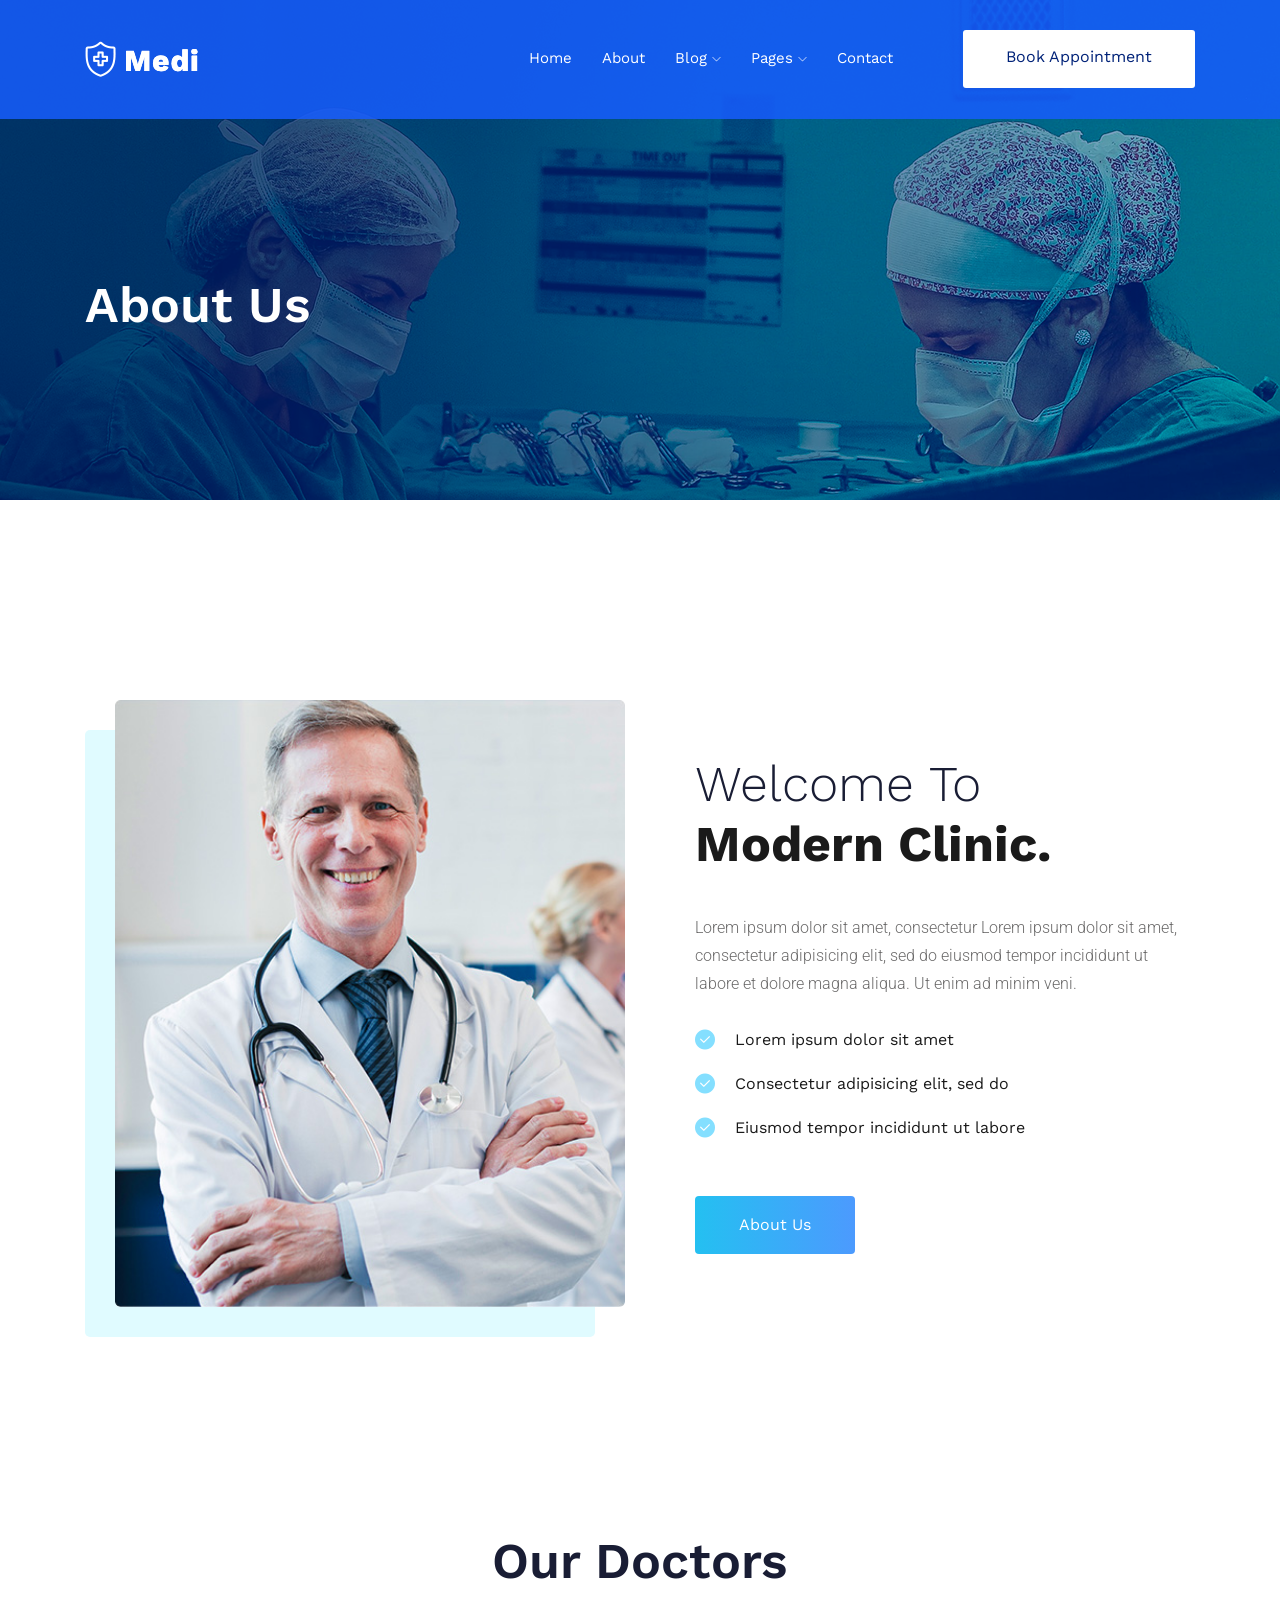
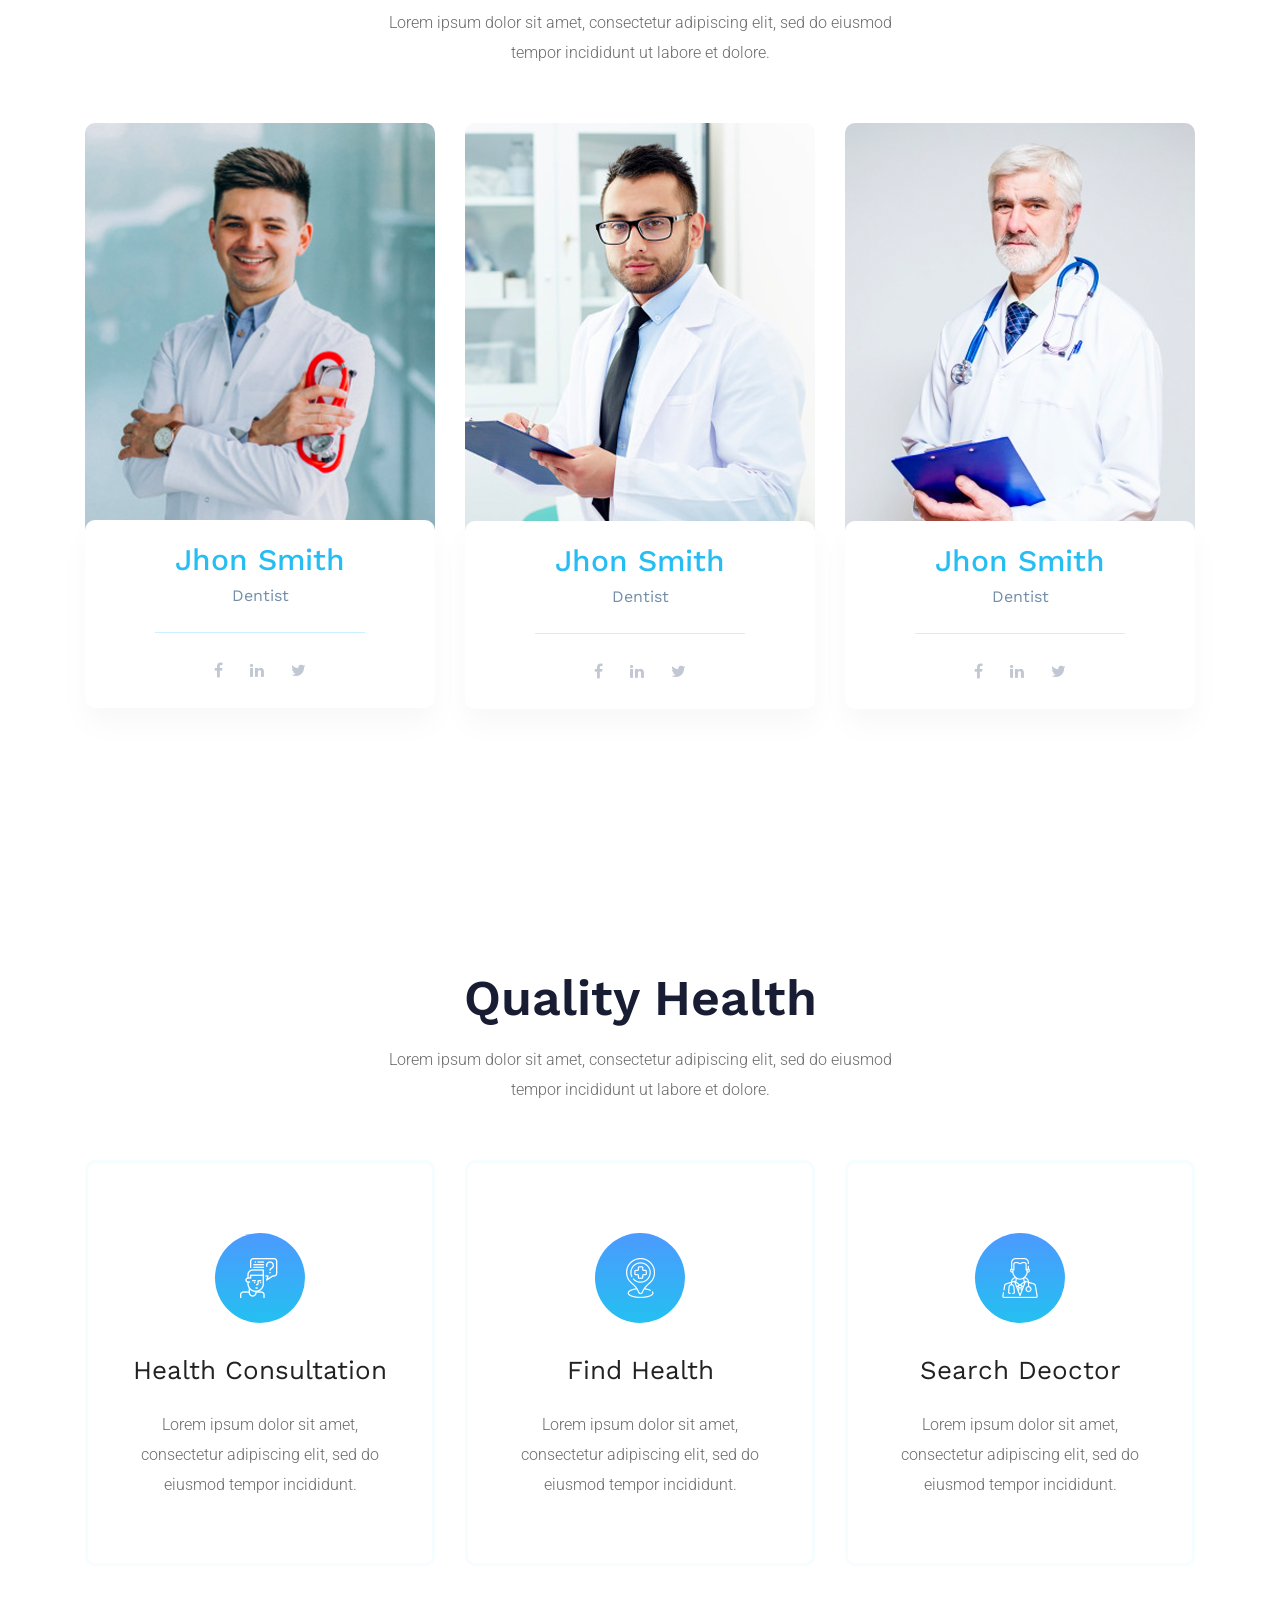
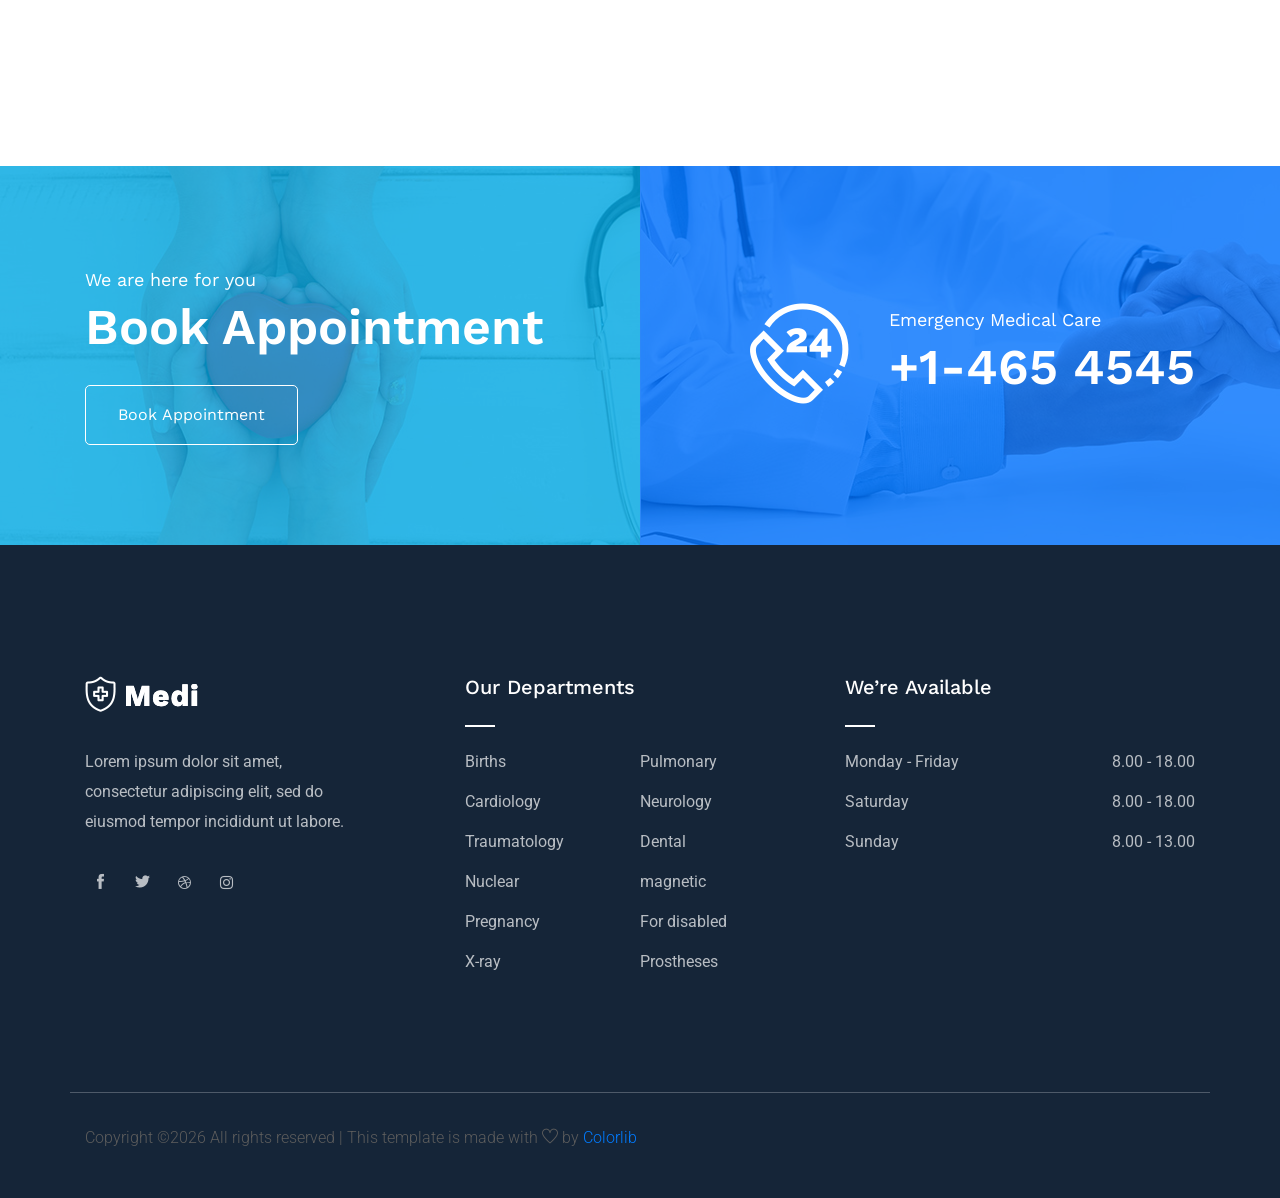
<file: A.medi/about.html>
<!doctype html>
<html class="no-js" lang="zxx">

<head>
    <meta charset="utf-8">
    <meta http-equiv="x-ua-compatible" content="ie=edge">
    <title>Medi</title>
    <meta name="description" content="">
    <meta name="viewport" content="width=device-width, initial-scale=1">

    <!-- <link rel="manifest" href="site.webmanifest"> -->
    <link rel="shortcut icon" type="image/x-icon" href="img/favicon.png">
    <!-- Place favicon.ico in the root directory -->

    <!-- CSS here -->
    <link rel="stylesheet" href="css/bootstrap.min.css">
    <link rel="stylesheet" href="css/owl.carousel.min.css">
    <link rel="stylesheet" href="css/magnific-popup.css">
    <link rel="stylesheet" href="css/font-awesome.min.css">
    <link rel="stylesheet" href="css/themify-icons.css">
    <link rel="stylesheet" href="css/nice-select.css">
    <link rel="stylesheet" href="css/flaticon.css">
    <link rel="stylesheet" href="css/gijgo.css">
    <link rel="stylesheet" href="css/animate.css">
    <link rel="stylesheet" href="css/slicknav.css">
    <link rel="stylesheet" href="css/style.css">
    <!-- <link rel="stylesheet" href="css/responsive.css"> -->
</head>

<body>
    <!--[if lte IE 9]>
            <p class="browserupgrade">You are using an <strong>outdated</strong> browser. Please <a href="https://browsehappy.com/">upgrade your browser</a> to improve your experience and security.</p>
        <![endif]-->


    <!-- header-start -->
    <header>
        <div class="header-area ">
            <div id="sticky-header" class="main-header-area">
                <div class="container">
                    <div class="row align-items-center">
                        <div class="col-xl-3 col-lg-3">
                            <div class="logo-img">
                                <a href="index.html">
                                    <img src="img/logo.png" alt="">
                                </a>
                            </div>
                        </div>
                        <div class="col-xl-9 col-lg-9">
                            <div class="menu_wrap d-none d-lg-block">
                                <div class="menu_wrap_inner d-flex align-items-center justify-content-end">
                                    <div class="main-menu">
                                        <nav>
                                            <ul id="navigation">
                                                <li><a href="index.html">home</a></li>
                                                <li><a href="about.html">About</a></li>
                                                <li><a href="#">blog <i class="ti-angle-down"></i></a>
                                                    <ul class="submenu">
                                                        <li><a href="blog.html">blog</a></li>
                                                        <li><a href="single-blog.html">single-blog</a></li>
                                                    </ul>
                                                </li>
                                                <li><a href="#">pages <i class="ti-angle-down"></i></a>
                                                    <ul class="submenu">
                                                        <li><a href="department.html">Deportment</a></li>
                                                        <li><a href="elements.html">elements</a></li>
                                                    </ul>
                                                </li>
                                                <li><a href="contact.html">Contact</a></li>
                                            </ul>
                                        </nav>
                                    </div>
                                    <div class="book_room">
                                        <div class="book_btn">
                                            <a class="popup-with-form" href="#test-form">Book  Appointment</a>
                                        </div>
                                    </div>
                                </div>
                            </div>
                        </div>
                        <div class="col-12">
                            <div class="mobile_menu d-block d-lg-none"></div>
                        </div>
                    </div>
                </div>
            </div>
        </div>
    </header>
    <!-- header-end -->

    <!-- bradcam_area_start  -->
    <div class="bradcam_area breadcam_bg">
        <div class="container">
            <div class="row">
                <div class="col-xl-12">
                    <div class="bradcam_text">
                        <h3>About Us</h3>
                    </div>
                </div>
            </div>
        </div>
    </div>
    <!-- bradcam_area_end  -->

    <!-- welcome_clicnic_area_start -->
    <div class="welcome_clicnic_area">
        <div class="container">
            <div class="row align-items-center">
                <div class="col-xl-6 col-lg-6">
                    <div class="welcome_thumb">
                        <div class="thumb_1">
                            <img src="img/about/1.jpg" alt="">
                        </div>
                    </div>
                </div>
                <div class="col-xl-6 col-lg-6">
                    <div class="welcome_docmed_info">
                        <h3>Welcome To
                            <span>Modern Clinic.</span></h3>
                        <p>Lorem ipsum dolor sit amet, consectetur Lorem ipsum dolor sit amet, consectetur adipisicing elit, sed do eiusmod tempor incididunt ut labore et dolore magna aliqua. Ut enim ad minim veni.</p>
                        <ul>
                            <li> <i class="flaticon-verified"></i> Lorem ipsum dolor sit amet </li>
                            <li> <i class="flaticon-verified"></i> Consectetur adipisicing elit, sed do</li>
                            <li> <i class="flaticon-verified"></i> Eiusmod tempor incididunt ut labore </li>
                        </ul>
                        <a href="about.html" class="boxed-btn6">About us</a>
                    </div>
                </div>
            </div>
        </div>
    </div>
    <!-- welcome_clicnic_area_end -->


    <!-- expert_doctors_area_start -->
    <div class="expert_doctors_area p-0">
        <div class="container">
            <div class="row justify-content-center ">
                <div class="col-lg-6">
                    <div class="section_title mb-55 text-center">
                        <h3>Our Doctors</h3>
                        <p>Lorem ipsum dolor sit amet, consectetur adipiscing elit, sed do eiusmod tempor incididunt ut labore et dolore.</p>
                    </div>
                </div>
            </div>
            <div class="row justify-content-center">
                <div class="col-lg-4 col-md-6">
                    <div class="single_expert">
                        <div class="expert_thumb">
                            <img src="img/experts/1.png" alt="">
                        </div>
                        <div class="experts_name text-center">
                            <h3>Jhon Smith</h3>
                            <span>Dentist</span>
                            <div class="social_links">
                                <ul>
                                    <li>
                                        <a href="#"> <i class="fa fa-facebook"></i> </a>
                                    </li>
                                    <li>
                                        <a href="#"> <i class="fa fa-linkedin"></i> </a>
                                    </li>
                                    <li>
                                        <a href="#"> <i class="fa fa-twitter"></i> </a>
                                    </li>
                                </ul>
                            </div>
                        </div>
                    </div>
                </div>
                <div class="col-lg-4 col-md-6">
                    <div class="single_expert">
                        <div class="expert_thumb">
                            <img src="img/experts/2.png" alt="">
                        </div>
                        <div class="experts_name text-center">
                            <h3>Jhon Smith</h3>
                            <span>Dentist</span>
                            <div class="social_links">
                                <ul>
                                    <li>
                                        <a href="#"> <i class="fa fa-facebook"></i> </a>
                                    </li>
                                    <li>
                                        <a href="#"> <i class="fa fa-linkedin"></i> </a>
                                    </li>
                                    <li>
                                        <a href="#"> <i class="fa fa-twitter"></i> </a>
                                    </li>
                                </ul>
                            </div>
                        </div>
                    </div>
                </div>
                <div class="col-lg-4 col-md-6">
                    <div class="single_expert">
                        <div class="expert_thumb">
                            <img src="img/experts/3.png" alt="">
                        </div>
                        <div class="experts_name text-center">
                            <h3>Jhon Smith</h3>
                            <span>Dentist</span>
                            <div class="social_links">
                                <ul>
                                    <li>
                                        <a href="#"> <i class="fa fa-facebook"></i> </a>
                                    </li>
                                    <li>
                                        <a href="#"> <i class="fa fa-linkedin"></i> </a>
                                    </li>
                                    <li>
                                        <a href="#"> <i class="fa fa-twitter"></i> </a>
                                    </li>
                                </ul>
                            </div>
                        </div>
                    </div>
                </div>
            </div>
        </div>
    </div>
    <!-- expert_doctors_area_end -->

    <!-- quality_area_start  -->
    <div class="quality_area">
        <div class="container">
            <div class="row justify-content-center ">
                <div class="col-lg-6">
                    <div class="section_title mb-55 text-center">
                        <h3>Quality Health</h3>
                        <p>Lorem ipsum dolor sit amet, consectetur adipiscing elit, sed do eiusmod tempor incididunt ut labore et dolore.</p>
                    </div>
                </div>
            </div>
            <div class="row">
                <div class="col-lg-4 col-md-6">
                    <div class="single_quality">
                        <div class="icon">
                            <i class="flaticon-customer-service"></i>
                        </div>
                        <h3>Health Consultation</h3>
                        <p>Lorem ipsum dolor sit amet, consectetur adipiscing elit, sed do eiusmod tempor incididunt.</p>
                    </div>
                </div>
                <div class="col-lg-4 col-md-6">
                    <div class="single_quality">
                        <div class="icon">
                            <i class="flaticon-find"></i>
                        </div>
                        <h3>Find Health</h3>
                        <p>Lorem ipsum dolor sit amet, consectetur adipiscing elit, sed do eiusmod tempor incididunt.</p>
                    </div>
                </div>
                <div class="col-lg-4 col-md-6">
                    <div class="single_quality">
                        <div class="icon">
                            <i class="flaticon-doctor"></i>
                        </div>
                        <h3>Search Deoctor</h3>
                        <p>Lorem ipsum dolor sit amet, consectetur adipiscing elit, sed do eiusmod tempor incididunt.</p>
                    </div>
                </div>
            </div>
        </div>
    </div>
    <!-- quality_areaend  -->

    <!-- Emergency_contact start -->
    <div class="Emergency_contact">
        <div class="Emergency_contact_inner ">
            <div class="container">
                <div class="row align-items-center">
                    <div class="col-lg-6">
                        <div class="single_emergency">
                            <div class="info">
                                <span>We are here for you</span>
                                <h3>Book Appointment</h3>
                            </div>
                            <div class="info_button">
                                <a href="#" class="boxed-btn3-white">Book Appointment
                                </a>
                            </div>
                        </div>
                    </div>
                    <div class="col-lg-6">
                        <div class="single_emergency align-items-center d-flex justify-content-end">
                            <div class="icon">
                                <i class="flaticon-call"></i>
                            </div>
                            <div class="info">
                                <span>Emergency Medical Care</span>
                                <h3>+1-465 4545</h3>
                            </div>
                        </div>
                    </div>
                </div>
            </div>
        </div>
    </div>
    <!-- Emergency_contact end -->

    <footer class="footer">
        <div class="footer_top">
            <div class="container">
                <div class="row">
                    <div class="col-xl-4 col-md-6 col-lg-4 ">
                        <div class="footer_widget">
                            <div class="footer_logo">
                                <a href="#">
                                    <img src="img/logo.png" alt="">
                                </a>
                            </div>
                            <p class="address_text">Lorem ipsum dolor sit amet, <br> consectetur adipiscing elit, sed do <br> eiusmod tempor incididunt ut labore.
                            </p>
                            <div class="socail_links">
                                <ul>
                                    <li>
                                        <a href="#">
                                            <i class="ti-facebook"></i>
                                        </a>
                                    </li>
                                    <li>
                                        <a href="#">
                                            <i class="ti-twitter-alt"></i>
                                        </a>
                                    </li>
                                    <li>
                                        <a href="#">
                                            <i class="fa fa-dribbble"></i>
                                        </a>
                                    </li>
                                    <li>
                                        <a href="#">
                                            <i class="fa fa-instagram"></i>
                                        </a>
                                    </li>
                                </ul>
                            </div>

                        </div>
                    </div>
                    <div class="col-xl-4 col-md-6 col-lg-4">
                        <div class="footer_widget">
                            <h3 class="footer_title">
                                Our Departments
                            </h3>
                            <ul class="links">
                                <li><a href="#">Births</a></li>
                                <li><a href="#">Pulmonary</a></li>
                                <li><a href="#">Cardiology</a></li>
                                <li><a href="#">Neurology</a></li>
                                <li><a href="#">Traumatology</a></li>
                                <li><a href="#">Dental</a></li>
                                <li><a href="#">Nuclear</a></li>
                                <li><a href="#">magnetic</a></li>
                                <li><a href="#">Pregnancy</a></li>
                                <li><a href="#">For disabled</a></li>
                                <li><a href="#">X-ray</a></li>
                                <li><a href="#">Prostheses</a></li>
                            </ul>
                        </div>
                    </div>
                    <div class="col-xl-4  col-md-6 col-lg-4">
                        <div class="footer_widget">
                            <h3 class="footer_title">
                                We’re Available
                            </h3>
                            <ul class="meting_time">
                                <li class="d-flex justify-content-between "><span>Monday - Friday</span> <span>8.00 - 18.00</span></li>
                                <li class="d-flex justify-content-between "><span>Saturday	</span> <span>8.00 - 18.00</span></li>
                                <li class="d-flex justify-content-between "><span>Sunday</span> <span>8.00 - 13.00</span></li>
                            </ul>
                        </div>
                    </div>
                </div>
            </div>
        </div>
        <div class="copy-right_text">
            <div class="container">
                <div class="row">
                    <div class="bordered_1px "></div>
                    <div class="col-xl-12">
                        <p class="copy_right text-center">
                            <p><!-- Link back to Colorlib can't be removed. Template is licensed under CC BY 3.0. -->
  Copyright &copy;<script>document.write(new Date().getFullYear());</script> All rights reserved | This template is made with <i class="ti-heart" aria-hidden="true"></i> by <a href="https://colorlib.com" target="_blank">Colorlib</a>
  <!-- Link back to Colorlib can't be removed. Template is licensed under CC BY 3.0. --></p>
                        </p>
                    </div>
                </div>
            </div>
        </div>
    </footer>

    <!-- link that opens popup -->

    <!-- form itself end-->
    <form id="test-form" class="white-popup-block mfp-hide">
        <div class="popup_box ">
            <div class="popup_inner">
                <h3>
                    Book an 
                <span>Appointment</span>
                </h3>
                <form action="#">
                    <div class="row">
                        <div class="col-xl-12">
                            <select class="form-select wide" id="default-select" class="">
                                <option data-display="Please select doctor to visit">Please select doctor to visit </option>
                                <option value="1">Anaf</option>
                                <option value="2">Nayna Therapy</option>
                                <option value="3">Nadif</option>
                            </select>
                        </div>
                        <div class="col-xl-9">
                            <input type="text"  placeholder="Your name ">
                        </div>
                        <div class="col-xl-3">
                            <input type="text"  placeholder="Your age">
                        </div>
                        <div class="col-xl-6">
                            <input type="text"  placeholder="Phone number ">
                        </div>
                        <div class="col-xl-6">
                            <input type="email"  placeholder="Email Address">
                        </div>
                        <div class="col-xl-6">
                            <input class="datepicker" placeholder="Appointment Date">
                        </div>
                        <div class="col-xl-6">
                            <input class="timepicker" placeholder="Suitable time">
                        </div>
                        <div class="col-xl-12">
                            <button type="submit" class="boxed-btn3">Make an Appointment</button>
                        </div>
                    </div>
                </form>
            </div>
        </div>
    </form>
    <!-- form itself end -->

    <!-- JS here -->
    <script src="js/vendor/modernizr-3.5.0.min.js"></script>
    <script src="js/vendor/jquery-1.12.4.min.js"></script>
    <script src="js/popper.min.js"></script>
    <script src="js/bootstrap.min.js"></script>
    <script src="js/owl.carousel.min.js"></script>
    <script src="js/isotope.pkgd.min.js"></script>
    <script src="js/ajax-form.js"></script>
    <script src="js/waypoints.min.js"></script>
    <script src="js/jquery.counterup.min.js"></script>
    <script src="js/imagesloaded.pkgd.min.js"></script>
    <script src="js/scrollIt.js"></script>
    <script src="js/jquery.scrollUp.min.js"></script>
    <script src="js/wow.min.js"></script>
    <script src="js/nice-select.min.js"></script>
    <script src="js/jquery.slicknav.min.js"></script>
    <script src="js/jquery.magnific-popup.min.js"></script>
    <script src="js/plugins.js"></script>
    <script src="js/gijgo.min.js"></script>
    <!--contact js-->
    <script src="js/contact.js"></script>
    <script src="js/jquery.ajaxchimp.min.js"></script>
    <script src="js/jquery.form.js"></script>
    <script src="js/jquery.validate.min.js"></script>
    <script src="js/mail-script.js"></script>

    <script src="js/main.js"></script>
    <script>
        $('.datepicker').datepicker({
            iconsLibrary: 'fontawesome',
            icons: {
                rightIcon: '<span class="fa fa-calendar"></span>'
            }
        });

        $('.timepicker').timepicker({
            iconsLibrary: 'fontawesome',
            icons: {
                rightIcon: '<span class="fa fa-clock-o"></span>'
            }
        });
    $(document).ready(function() {
    $('.js-example-basic-multiple').select2();
});
    </script>
</body>

</html>
</file>
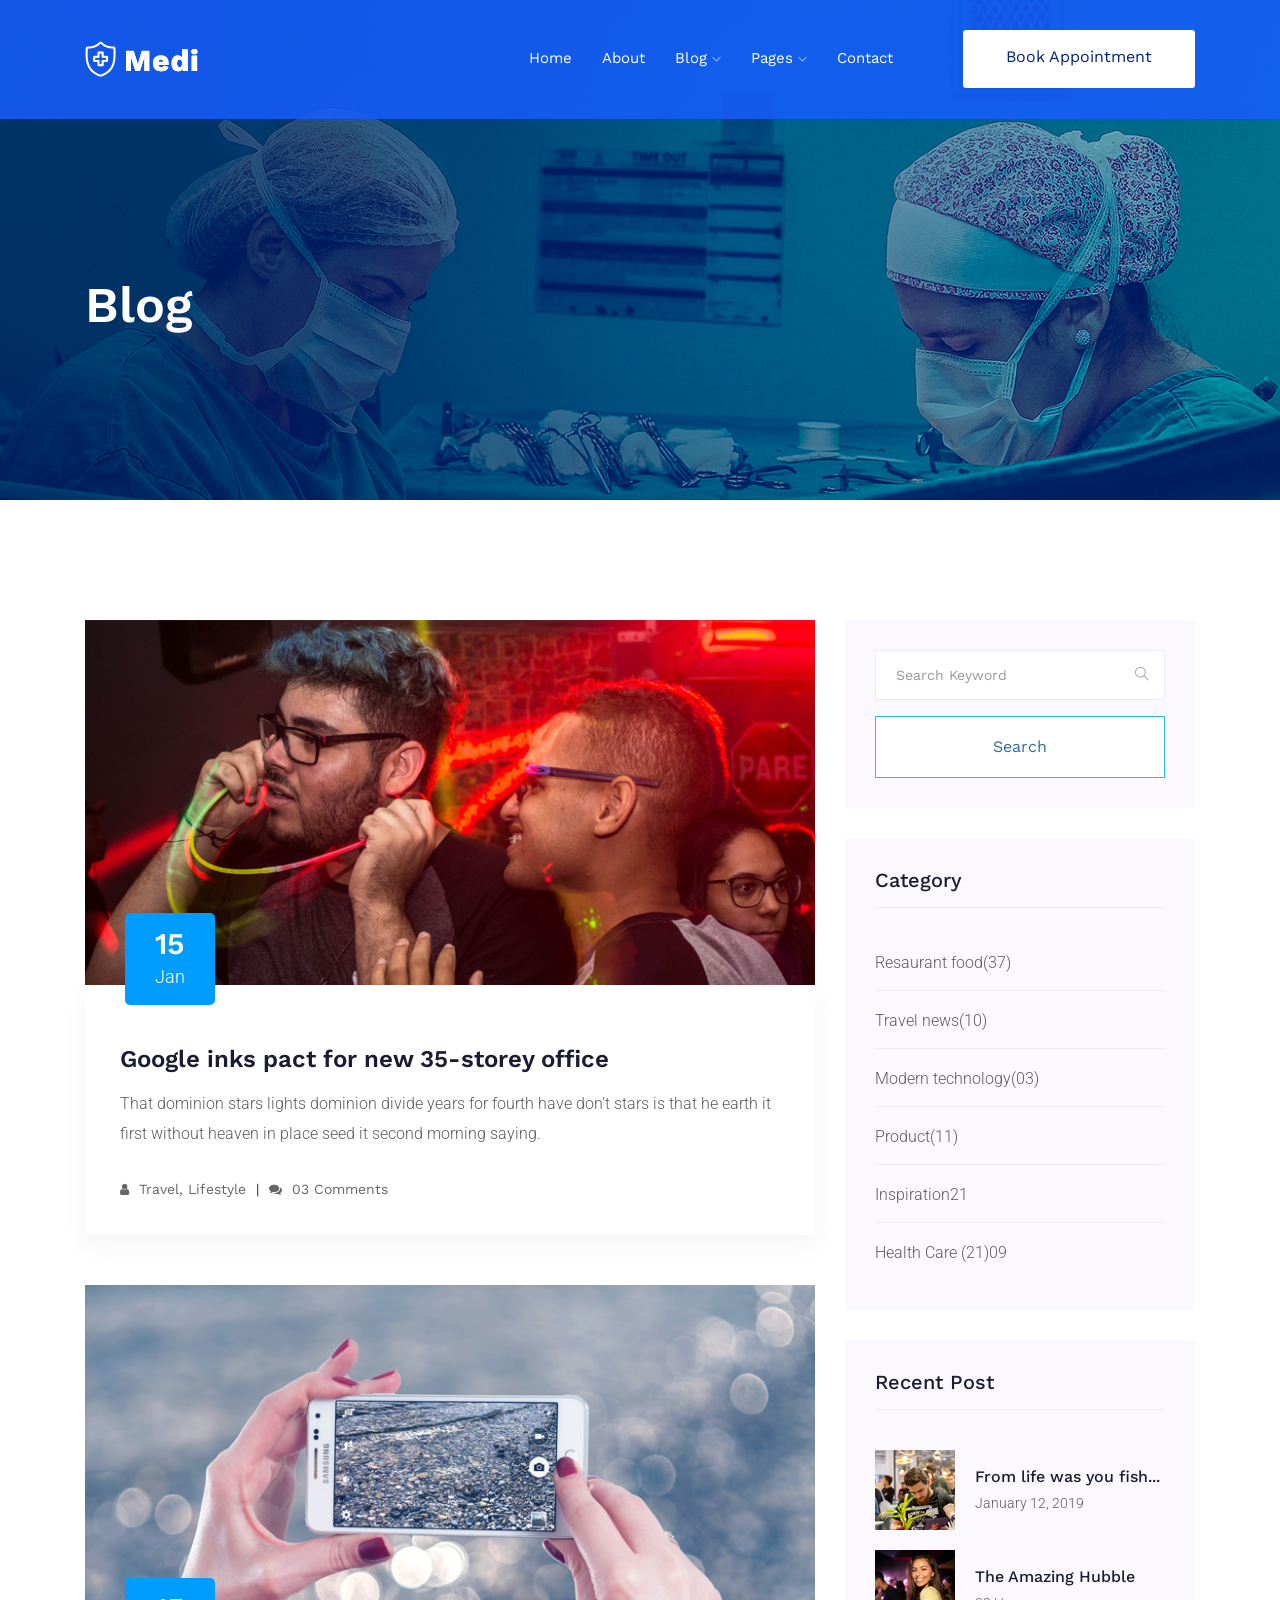
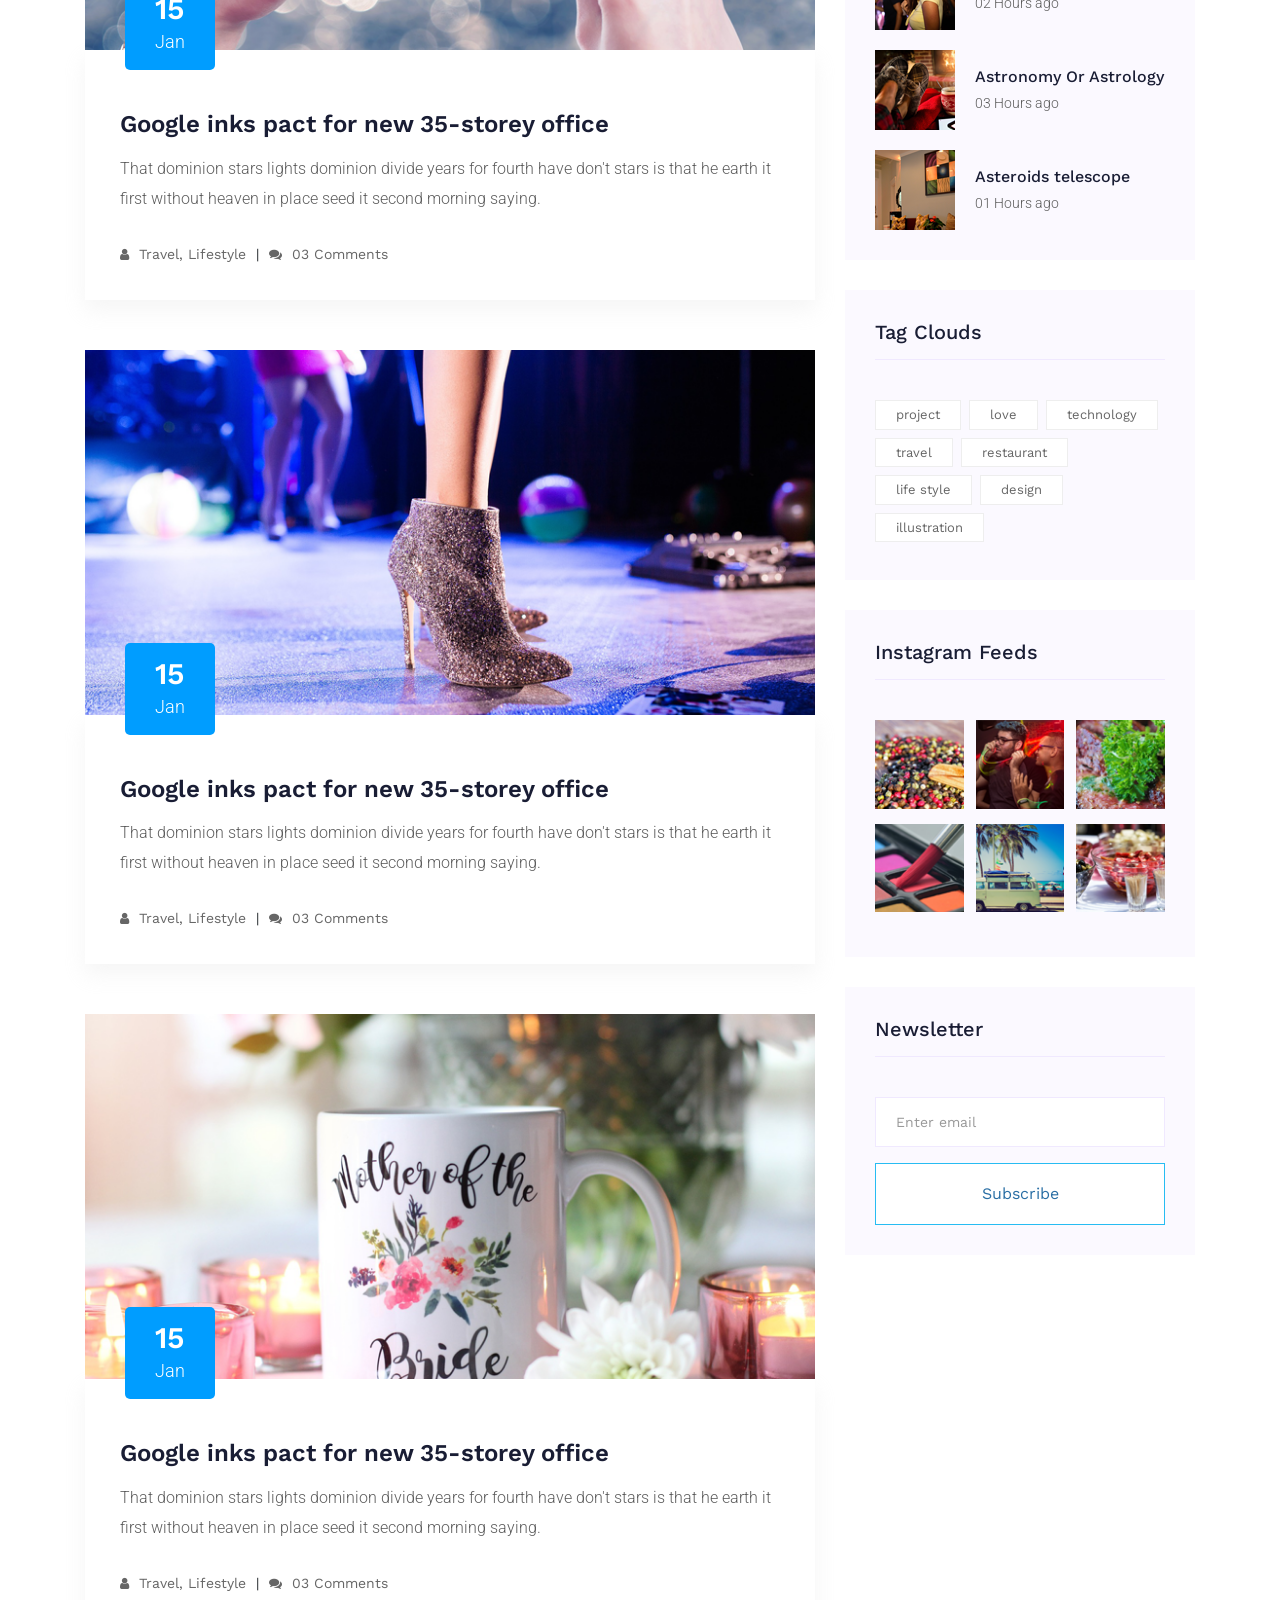
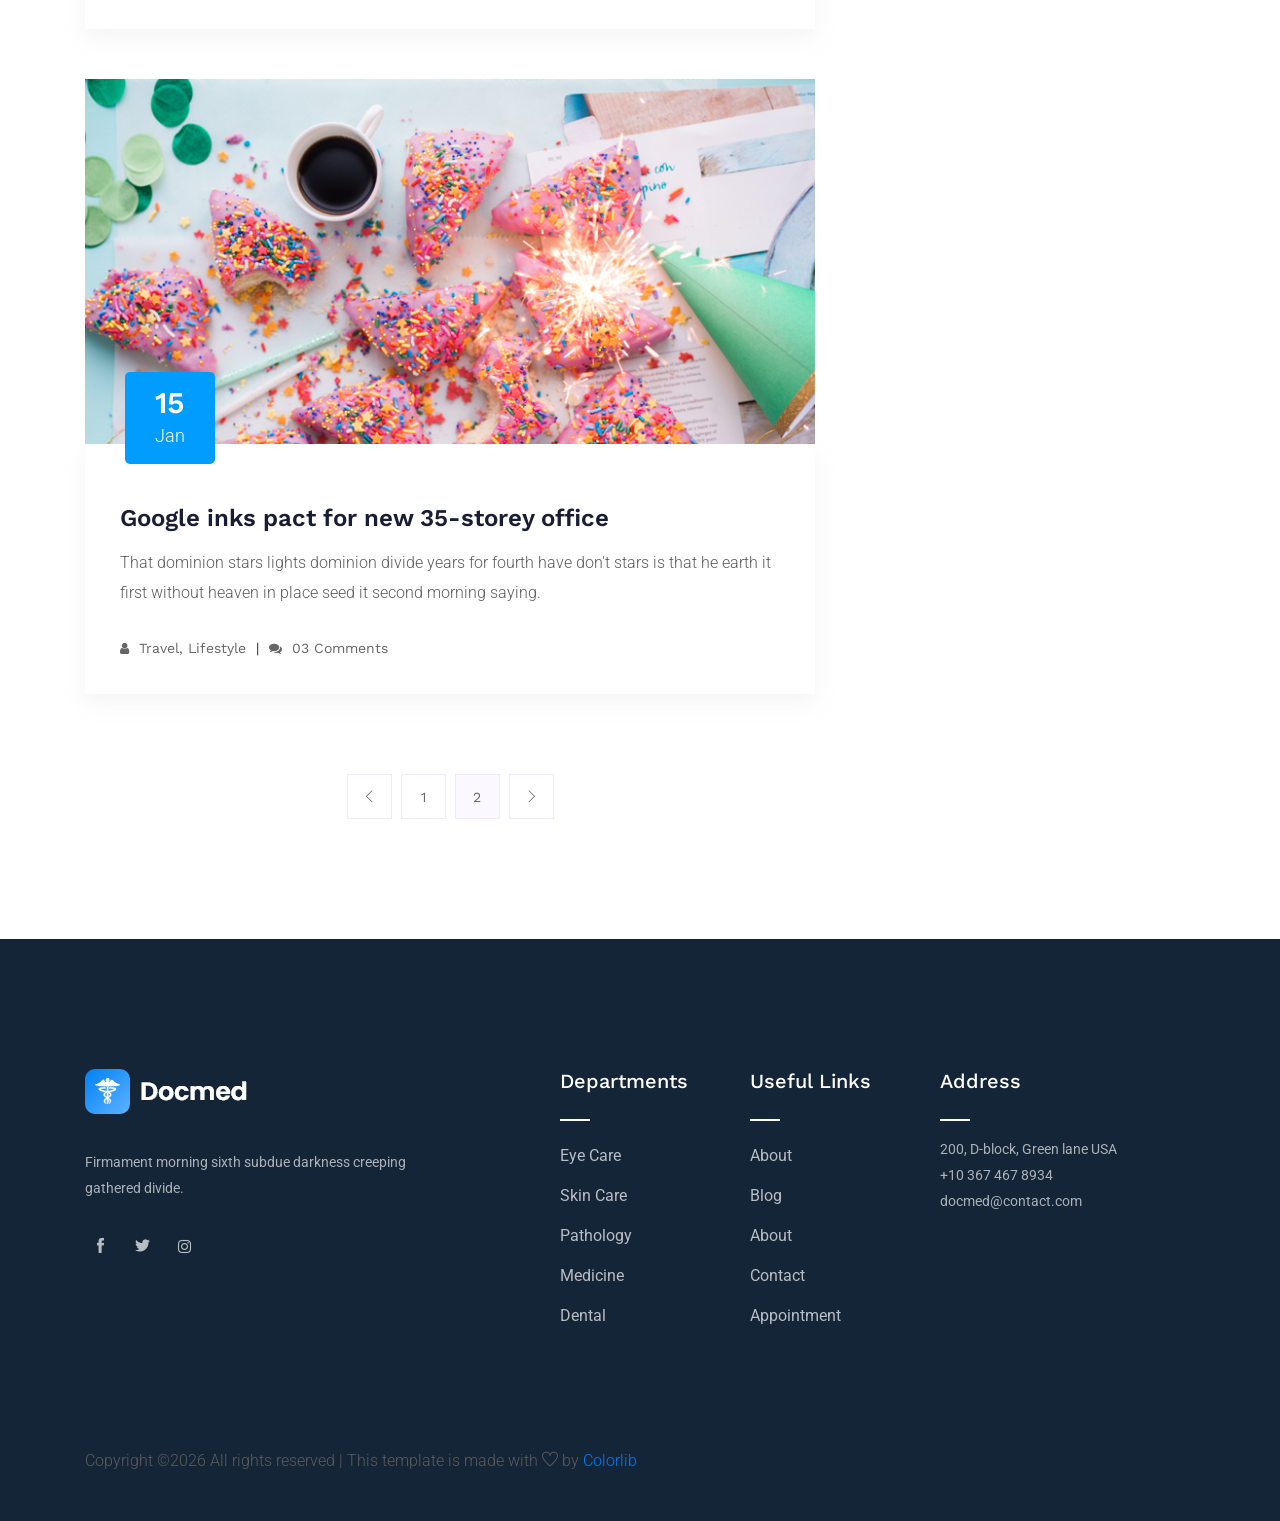
<file: A.medi/blog.html>
<!doctype html>
<html class="no-js" lang="zxx">

<head>
    <meta charset="utf-8">
    <meta http-equiv="x-ua-compatible" content="ie=edge">
    <title>Docmed</title>
    <meta name="description" content="">
    <meta name="viewport" content="width=device-width, initial-scale=1">

    <!-- <link rel="manifest" href="site.webmanifest"> -->
    <link rel="shortcut icon" type="image/x-icon" href="img/favicon.png">
    <!-- Place favicon.ico in the root directory -->

    <!-- CSS here -->
    <link rel="stylesheet" href="css/bootstrap.min.css">
    <link rel="stylesheet" href="css/owl.carousel.min.css">
    <link rel="stylesheet" href="css/magnific-popup.css">
    <link rel="stylesheet" href="css/font-awesome.min.css">
    <link rel="stylesheet" href="css/themify-icons.css">
    <link rel="stylesheet" href="css/nice-select.css">
    <link rel="stylesheet" href="css/flaticon.css">
    <link rel="stylesheet" href="css/gijgo.css">
    <link rel="stylesheet" href="css/animate.css">
    <link rel="stylesheet" href="css/slicknav.css">
    <link rel="stylesheet" href="css/style.css">
    <!-- <link rel="stylesheet" href="css/responsive.css"> -->
</head>

<body>
    <!--[if lte IE 9]>
            <p class="browserupgrade">You are using an <strong>outdated</strong> browser. Please <a href="https://browsehappy.com/">upgrade your browser</a> to improve your experience and security.</p>
        <![endif]-->

    <!-- header-start -->
    <header>
        <div class="header-area ">
            <div id="sticky-header" class="main-header-area">
                <div class="container">
                    <div class="row align-items-center">
                        <div class="col-xl-3 col-lg-3">
                            <div class="logo-img">
                                <a href="index.html">
                                    <img src="img/logo.png" alt="">
                                </a>
                            </div>
                        </div>
                        <div class="col-xl-9 col-lg-9">
                            <div class="menu_wrap d-none d-lg-block">
                                <div class="menu_wrap_inner d-flex align-items-center justify-content-end">
                                    <div class="main-menu">
                                        <nav>
                                            <ul id="navigation">
                                                <li><a href="index.html">home</a></li>
                                                <li><a href="about.html">About</a></li>
                                                <li><a href="#">blog <i class="ti-angle-down"></i></a>
                                                    <ul class="submenu">
                                                        <li><a href="blog.html">blog</a></li>
                                                        <li><a href="single-blog.html">single-blog</a></li>
                                                    </ul>
                                                </li>
                                                <li><a href="#">pages <i class="ti-angle-down"></i></a>
                                                    <ul class="submenu">
                                                        <li><a href="department.html">Deportment</a></li>
                                                        <li><a href="elements.html">elements</a></li>
                                                    </ul>
                                                </li>
                                                <li><a href="contact.html">Contact</a></li>
                                            </ul>
                                        </nav>
                                    </div>
                                    <div class="book_room">
                                        <div class="book_btn">
                                            <a class="popup-with-form" href="#test-form">Book  Appointment</a>
                                        </div>
                                    </div>
                                </div>
                            </div>
                        </div>
                        <div class="col-12">
                            <div class="mobile_menu d-block d-lg-none"></div>
                        </div>
                    </div>
                </div>
            </div>
        </div>
    </header>
    <!-- header-end -->
  
    <!-- bradcam_area_start  -->
    <div class="bradcam_area breadcam_bg">
        <div class="container">
            <div class="row">
                <div class="col-xl-12">
                    <div class="bradcam_text">
                        <h3>blog</h3>
                    </div>
                </div>
            </div>
        </div>
    </div>
    <!-- bradcam_area_end  -->


    <!--================Blog Area =================-->
    <section class="blog_area section-padding">
        <div class="container">
            <div class="row">
                <div class="col-lg-8 mb-5 mb-lg-0">
                    <div class="blog_left_sidebar">
                        <article class="blog_item">
                            <div class="blog_item_img">
                                <img class="card-img rounded-0" src="img/blog/single_blog_1.png" alt="">
                                <a href="#" class="blog_item_date">
                                    <h3>15</h3>
                                    <p>Jan</p>
                                </a>
                            </div>

                            <div class="blog_details">
                                <a class="d-inline-block" href="single-blog.html">
                                    <h2>Google inks pact for new 35-storey office</h2>
                                </a>
                                <p>That dominion stars lights dominion divide years for fourth have don't stars is that
                                    he earth it first without heaven in place seed it second morning saying.</p>
                                <ul class="blog-info-link">
                                    <li><a href="#"><i class="fa fa-user"></i> Travel, Lifestyle</a></li>
                                    <li><a href="#"><i class="fa fa-comments"></i> 03 Comments</a></li>
                                </ul>
                            </div>
                        </article>

                        <article class="blog_item">
                            <div class="blog_item_img">
                                <img class="card-img rounded-0" src="img/blog/single_blog_2.png" alt="">
                                <a href="#" class="blog_item_date">
                                    <h3>15</h3>
                                    <p>Jan</p>
                                </a>
                            </div>

                            <div class="blog_details">
                                <a class="d-inline-block" href="single-blog.html">
                                    <h2>Google inks pact for new 35-storey office</h2>
                                </a>
                                <p>That dominion stars lights dominion divide years for fourth have don't stars is that
                                    he earth it first without heaven in place seed it second morning saying.</p>
                                <ul class="blog-info-link">
                                    <li><a href="#"><i class="fa fa-user"></i> Travel, Lifestyle</a></li>
                                    <li><a href="#"><i class="fa fa-comments"></i> 03 Comments</a></li>
                                </ul>
                            </div>
                        </article>

                        <article class="blog_item">
                            <div class="blog_item_img">
                                <img class="card-img rounded-0" src="img/blog/single_blog_3.png" alt="">
                                <a href="#" class="blog_item_date">
                                    <h3>15</h3>
                                    <p>Jan</p>
                                </a>
                            </div>

                            <div class="blog_details">
                                <a class="d-inline-block" href="single-blog.html">
                                    <h2>Google inks pact for new 35-storey office</h2>
                                </a>
                                <p>That dominion stars lights dominion divide years for fourth have don't stars is that
                                    he earth it first without heaven in place seed it second morning saying.</p>
                                <ul class="blog-info-link">
                                    <li><a href="#"><i class="fa fa-user"></i> Travel, Lifestyle</a></li>
                                    <li><a href="#"><i class="fa fa-comments"></i> 03 Comments</a></li>
                                </ul>
                            </div>
                        </article>

                        <article class="blog_item">
                            <div class="blog_item_img">
                                <img class="card-img rounded-0" src="img/blog/single_blog_4.png" alt="">
                                <a href="#" class="blog_item_date">
                                    <h3>15</h3>
                                    <p>Jan</p>
                                </a>
                            </div>

                            <div class="blog_details">
                                <a class="d-inline-block" href="single-blog.html">
                                    <h2>Google inks pact for new 35-storey office</h2>
                                </a>
                                <p>That dominion stars lights dominion divide years for fourth have don't stars is that
                                    he earth it first without heaven in place seed it second morning saying.</p>
                                <ul class="blog-info-link">
                                    <li><a href="#"><i class="fa fa-user"></i> Travel, Lifestyle</a></li>
                                    <li><a href="#"><i class="fa fa-comments"></i> 03 Comments</a></li>
                                </ul>
                            </div>
                        </article>

                        <article class="blog_item">
                            <div class="blog_item_img">
                                <img class="card-img rounded-0" src="img/blog/single_blog_5.png" alt="">
                                <a href="#" class="blog_item_date">
                                    <h3>15</h3>
                                    <p>Jan</p>
                                </a>
                            </div>

                            <div class="blog_details">
                                <a class="d-inline-block" href="single-blog.html">
                                    <h2>Google inks pact for new 35-storey office</h2>
                                </a>
                                <p>That dominion stars lights dominion divide years for fourth have don't stars is that
                                    he earth it first without heaven in place seed it second morning saying.</p>
                                <ul class="blog-info-link">
                                    <li><a href="#"><i class="fa fa-user"></i> Travel, Lifestyle</a></li>
                                    <li><a href="#"><i class="fa fa-comments"></i> 03 Comments</a></li>
                                </ul>
                            </div>
                        </article>

                        <nav class="blog-pagination justify-content-center d-flex">
                            <ul class="pagination">
                                <li class="page-item">
                                    <a href="#" class="page-link" aria-label="Previous">
                                        <i class="ti-angle-left"></i>
                                    </a>
                                </li>
                                <li class="page-item">
                                    <a href="#" class="page-link">1</a>
                                </li>
                                <li class="page-item active">
                                    <a href="#" class="page-link">2</a>
                                </li>
                                <li class="page-item">
                                    <a href="#" class="page-link" aria-label="Next">
                                        <i class="ti-angle-right"></i>
                                    </a>
                                </li>
                            </ul>
                        </nav>
                    </div>
                </div>
                <div class="col-lg-4">
                    <div class="blog_right_sidebar">
                        <aside class="single_sidebar_widget search_widget">
                            <form action="#">
                                <div class="form-group">
                                    <div class="input-group mb-3">
                                        <input type="text" class="form-control" placeholder='Search Keyword'
                                            onfocus="this.placeholder = ''"
                                            onblur="this.placeholder = 'Search Keyword'">
                                        <div class="input-group-append">
                                            <button class="btn" type="button"><i class="ti-search"></i></button>
                                        </div>
                                    </div>
                                </div>
                                <button class="button rounded-0 primary-bg text-white w-100 btn_1 boxed-btn"
                                    type="submit">Search</button>
                            </form>
                        </aside>

                        <aside class="single_sidebar_widget post_category_widget">
                            <h4 class="widget_title">Category</h4>
                            <ul class="list cat-list">
                                <li>
                                    <a href="#" class="d-flex">
                                        <p>Resaurant food</p>
                                        <p>(37)</p>
                                    </a>
                                </li>
                                <li>
                                    <a href="#" class="d-flex">
                                        <p>Travel news</p>
                                        <p>(10)</p>
                                    </a>
                                </li>
                                <li>
                                    <a href="#" class="d-flex">
                                        <p>Modern technology</p>
                                        <p>(03)</p>
                                    </a>
                                </li>
                                <li>
                                    <a href="#" class="d-flex">
                                        <p>Product</p>
                                        <p>(11)</p>
                                    </a>
                                </li>
                                <li>
                                    <a href="#" class="d-flex">
                                        <p>Inspiration</p>
                                        <p>21</p>
                                    </a>
                                </li>
                                <li>
                                    <a href="#" class="d-flex">
                                        <p>Health Care (21)</p>
                                        <p>09</p>
                                    </a>
                                </li>
                            </ul>
                        </aside>

                        <aside class="single_sidebar_widget popular_post_widget">
                            <h3 class="widget_title">Recent Post</h3>
                            <div class="media post_item">
                                <img src="img/post/post_1.png" alt="post">
                                <div class="media-body">
                                    <a href="single-blog.html">
                                        <h3>From life was you fish...</h3>
                                    </a>
                                    <p>January 12, 2019</p>
                                </div>
                            </div>
                            <div class="media post_item">
                                <img src="img/post/post_2.png" alt="post">
                                <div class="media-body">
                                    <a href="single-blog.html">
                                        <h3>The Amazing Hubble</h3>
                                    </a>
                                    <p>02 Hours ago</p>
                                </div>
                            </div>
                            <div class="media post_item">
                                <img src="img/post/post_3.png" alt="post">
                                <div class="media-body">
                                    <a href="single-blog.html">
                                        <h3>Astronomy Or Astrology</h3>
                                    </a>
                                    <p>03 Hours ago</p>
                                </div>
                            </div>
                            <div class="media post_item">
                                <img src="img/post/post_4.png" alt="post">
                                <div class="media-body">
                                    <a href="single-blog.html">
                                        <h3>Asteroids telescope</h3>
                                    </a>
                                    <p>01 Hours ago</p>
                                </div>
                            </div>
                        </aside>
                        <aside class="single_sidebar_widget tag_cloud_widget">
                            <h4 class="widget_title">Tag Clouds</h4>
                            <ul class="list">
                                <li>
                                    <a href="#">project</a>
                                </li>
                                <li>
                                    <a href="#">love</a>
                                </li>
                                <li>
                                    <a href="#">technology</a>
                                </li>
                                <li>
                                    <a href="#">travel</a>
                                </li>
                                <li>
                                    <a href="#">restaurant</a>
                                </li>
                                <li>
                                    <a href="#">life style</a>
                                </li>
                                <li>
                                    <a href="#">design</a>
                                </li>
                                <li>
                                    <a href="#">illustration</a>
                                </li>
                            </ul>
                        </aside>


                        <aside class="single_sidebar_widget instagram_feeds">
                            <h4 class="widget_title">Instagram Feeds</h4>
                            <ul class="instagram_row flex-wrap">
                                <li>
                                    <a href="#">
                                        <img class="img-fluid" src="img/post/post_5.png" alt="">
                                    </a>
                                </li>
                                <li>
                                    <a href="#">
                                        <img class="img-fluid" src="img/post/post_6.png" alt="">
                                    </a>
                                </li>
                                <li>
                                    <a href="#">
                                        <img class="img-fluid" src="img/post/post_7.png" alt="">
                                    </a>
                                </li>
                                <li>
                                    <a href="#">
                                        <img class="img-fluid" src="img/post/post_8.png" alt="">
                                    </a>
                                </li>
                                <li>
                                    <a href="#">
                                        <img class="img-fluid" src="img/post/post_9.png" alt="">
                                    </a>
                                </li>
                                <li>
                                    <a href="#">
                                        <img class="img-fluid" src="img/post/post_10.png" alt="">
                                    </a>
                                </li>
                            </ul>
                        </aside>


                        <aside class="single_sidebar_widget newsletter_widget">
                            <h4 class="widget_title">Newsletter</h4>

                            <form action="#">
                                <div class="form-group">
                                    <input type="email" class="form-control" onfocus="this.placeholder = ''"
                                        onblur="this.placeholder = 'Enter email'" placeholder='Enter email' required>
                                </div>
                                <button class="button rounded-0 primary-bg text-white w-100 btn_1 boxed-btn"
                                    type="submit">Subscribe</button>
                            </form>
                        </aside>
                    </div>
                </div>
            </div>
        </div>
    </section>
    <!--================Blog Area =================-->

<!-- footer start -->
<footer class="footer">
    <div class="footer_top">
        <div class="container">
            <div class="row">
                <div class="col-xl-4 col-md-6 col-lg-4">
                    <div class="footer_widget">
                        <div class="footer_logo">
                            <a href="#">
                                <img src="img/footer_logo.png" alt="">
                            </a>
                        </div>
                        <p>
                                Firmament morning sixth subdue darkness 
                                creeping gathered divide.
                        </p>
                        <div class="socail_links">
                            <ul>
                                <li>
                                    <a href="#">
                                        <i class="ti-facebook"></i>
                                    </a>
                                </li>
                                <li>
                                    <a href="#">
                                        <i class="ti-twitter-alt"></i>
                                    </a>
                                </li>
                                <li>
                                    <a href="#">
                                        <i class="fa fa-instagram"></i>
                                    </a>
                                </li>
                            </ul>
                        </div>

                    </div>
                </div>
                <div class="col-xl-2 offset-xl-1 col-md-6 col-lg-3">
                    <div class="footer_widget">
                        <h3 class="footer_title">
                                Departments
                        </h3>
                        <ul>
                            <li><a href="#">Eye Care</a></li>
                            <li><a href="#">Skin Care</a></li>
                            <li><a href="#">Pathology</a></li>
                            <li><a href="#">Medicine</a></li>
                            <li><a href="#">Dental</a></li>
                        </ul>

                    </div>
                </div>
                <div class="col-xl-2 col-md-6 col-lg-2">
                    <div class="footer_widget">
                        <h3 class="footer_title">
                                Useful Links
                        </h3>
                        <ul>
                            <li><a href="#">About</a></li>
                            <li><a href="#">Blog</a></li>
                            <li><a href="#">About</a></li>
                            <li><a href="#"> Contact</a></li>
                            <li><a href="#"> Appointment</a></li>
                        </ul>
                    </div>
                </div>
                <div class="col-xl-3 col-md-6 col-lg-3">
                    <div class="footer_widget">
                        <h3 class="footer_title">
                                Address
                        </h3>
                        <p>
                            200, D-block, Green lane USA <br>
                            +10 367 467 8934 <br>
                            docmed@contact.com
                        </p>
                    </div>
                </div>
            </div>
        </div>
    </div>
    <div class="copy-right_text">
        <div class="container">
            <div class="footer_border"></div>
            <div class="row">
                <div class="col-xl-12">
                    <p class="copy_right text-center">
                        <p><!-- Link back to Colorlib can't be removed. Template is licensed under CC BY 3.0. -->
  Copyright &copy;<script>document.write(new Date().getFullYear());</script> All rights reserved | This template is made with <i class="ti-heart" aria-hidden="true"></i> by <a href="https://colorlib.com" target="_blank">Colorlib</a>
  <!-- Link back to Colorlib can't be removed. Template is licensed under CC BY 3.0. --></p>
                    </p>
                </div>
            </div>
        </div>
    </div>
</footer>
<!-- footer end  -->
<!-- link that opens popup -->

    <!-- form itself end-->
    <form id="test-form" class="white-popup-block mfp-hide">
        <div class="popup_box ">
            <div class="popup_inner">
                <h3>
                    Book an 
                <span>Appointment</span>
                </h3>
                <form action="#">
                    <div class="row">
                        <div class="col-xl-12">
                            <select class="form-select wide" id="default-select" class="">
                                <option data-display="Please select doctor to visit">Please select doctor to visit </option>
                                <option value="1">Anaf</option>
                                <option value="2">Nayna Therapy</option>
                                <option value="3">Nadif</option>
                            </select>
                        </div>
                        <div class="col-xl-9">
                            <input type="text"  placeholder="Your name ">
                        </div>
                        <div class="col-xl-3">
                            <input type="text"  placeholder="Your age">
                        </div>
                        <div class="col-xl-6">
                            <input type="text"  placeholder="Phone number ">
                        </div>
                        <div class="col-xl-6">
                            <input type="email"  placeholder="Email Address">
                        </div>
                        <div class="col-xl-6">
                            <input class="datepicker" placeholder="Appointment Date">
                        </div>
                        <div class="col-xl-6">
                            <input class="timepicker" placeholder="Suitable time">
                        </div>
                        <div class="col-xl-12">
                            <button type="submit" class="boxed-btn3">Make an Appointment</button>
                        </div>
                    </div>
                </form>
            </div>
        </div>
    </form>
    <!-- form itself end -->

    <!-- JS here -->
    <script src="js/vendor/modernizr-3.5.0.min.js"></script>
    <script src="js/vendor/jquery-1.12.4.min.js"></script>
    <script src="js/popper.min.js"></script>
    <script src="js/bootstrap.min.js"></script>
    <script src="js/owl.carousel.min.js"></script>
    <script src="js/isotope.pkgd.min.js"></script>
    <script src="js/ajax-form.js"></script>
    <script src="js/waypoints.min.js"></script>
    <script src="js/jquery.counterup.min.js"></script>
    <script src="js/imagesloaded.pkgd.min.js"></script>
    <script src="js/scrollIt.js"></script>
    <script src="js/jquery.scrollUp.min.js"></script>
    <script src="js/wow.min.js"></script>
    <script src="js/nice-select.min.js"></script>
    <script src="js/jquery.slicknav.min.js"></script>
    <script src="js/jquery.magnific-popup.min.js"></script>
    <script src="js/plugins.js"></script>
    <script src="js/gijgo.min.js"></script>

    <!--contact js-->
    <script src="js/contact.js"></script>
    <script src="js/jquery.ajaxchimp.min.js"></script>
    <script src="js/jquery.form.js"></script>
    <script src="js/jquery.validate.min.js"></script>
    <script src="js/mail-script.js"></script>

    <script src="js/main.js"></script>
    <script>
        $('.datepicker').datepicker({
            iconsLibrary: 'fontawesome',
            icons: {
                rightIcon: '<span class="fa fa-calendar"></span>'
            }
        });

        $('.timepicker').timepicker({
            iconsLibrary: 'fontawesome',
            icons: {
                rightIcon: '<span class="fa fa-clock-o"></span>'
            }
        });
    $(document).ready(function() {
    $('.js-example-basic-multiple').select2();
});
    </script>
</body>
</html>
</file>
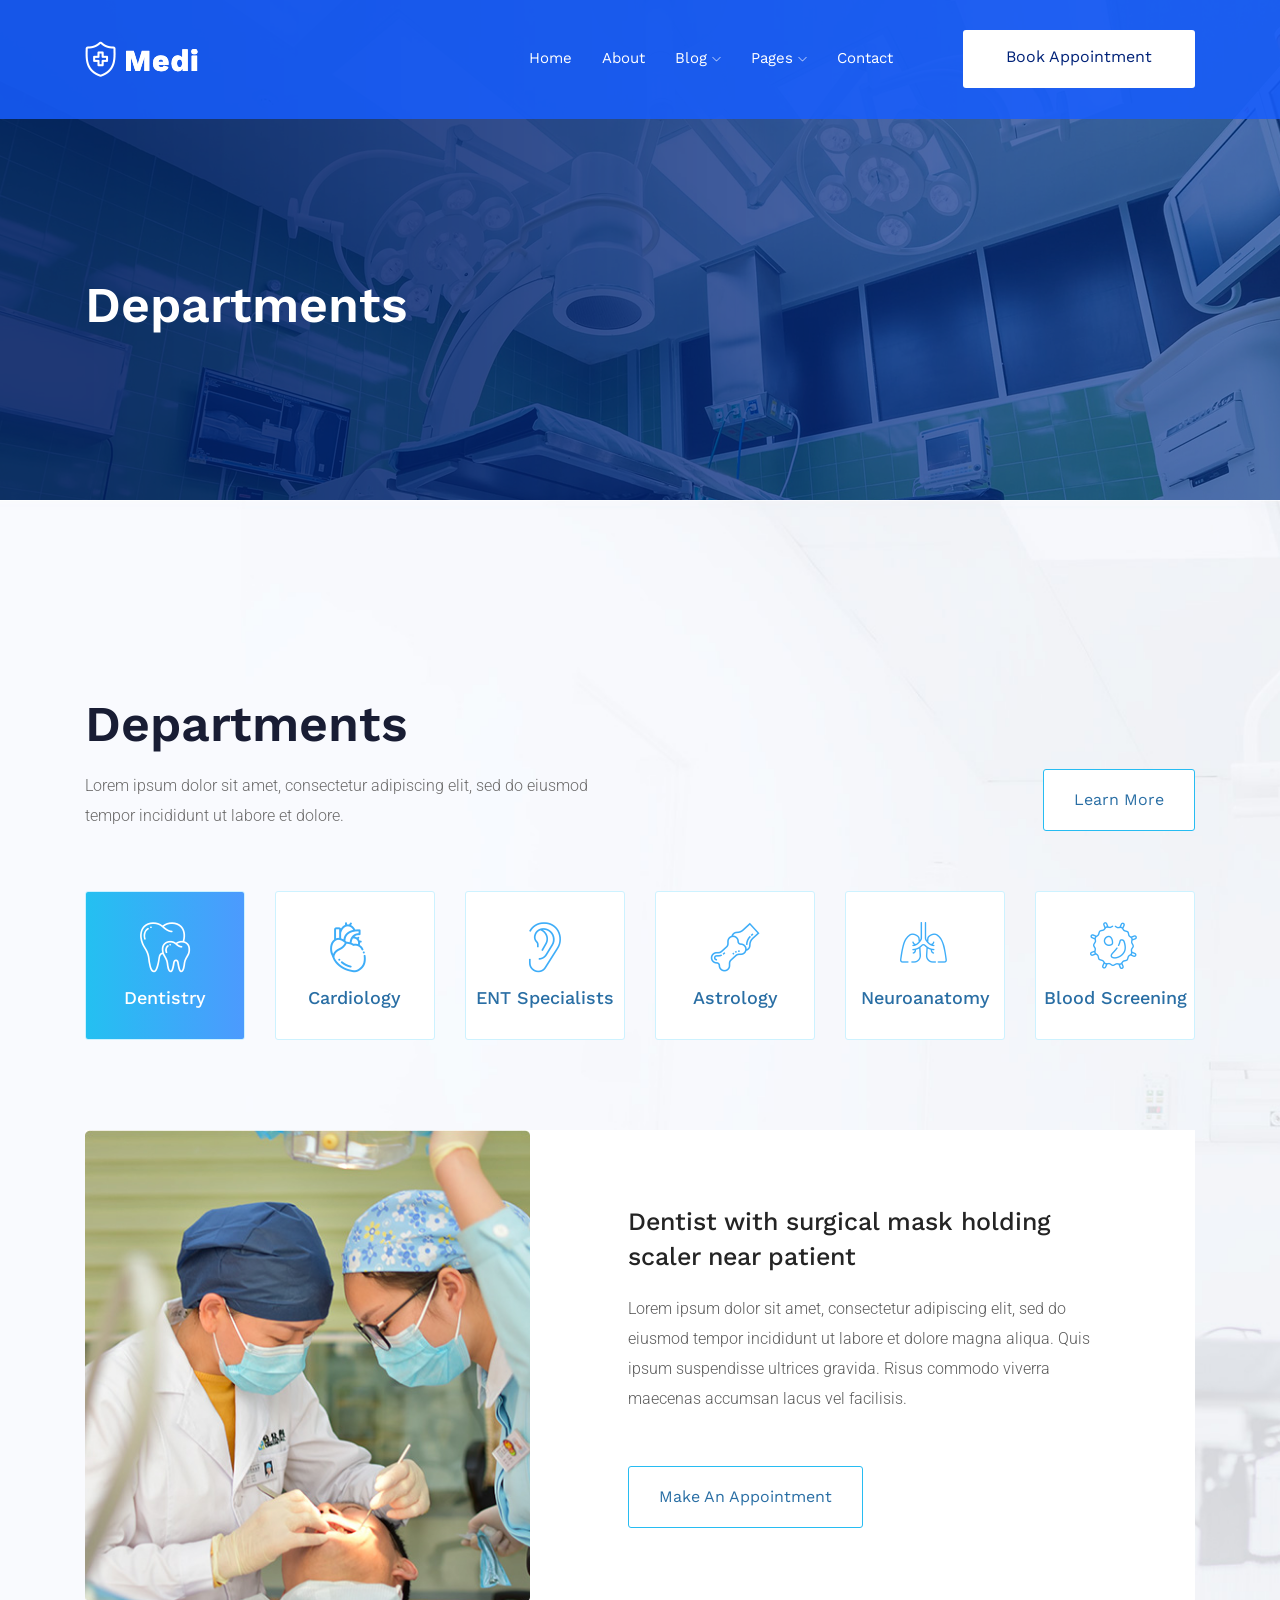
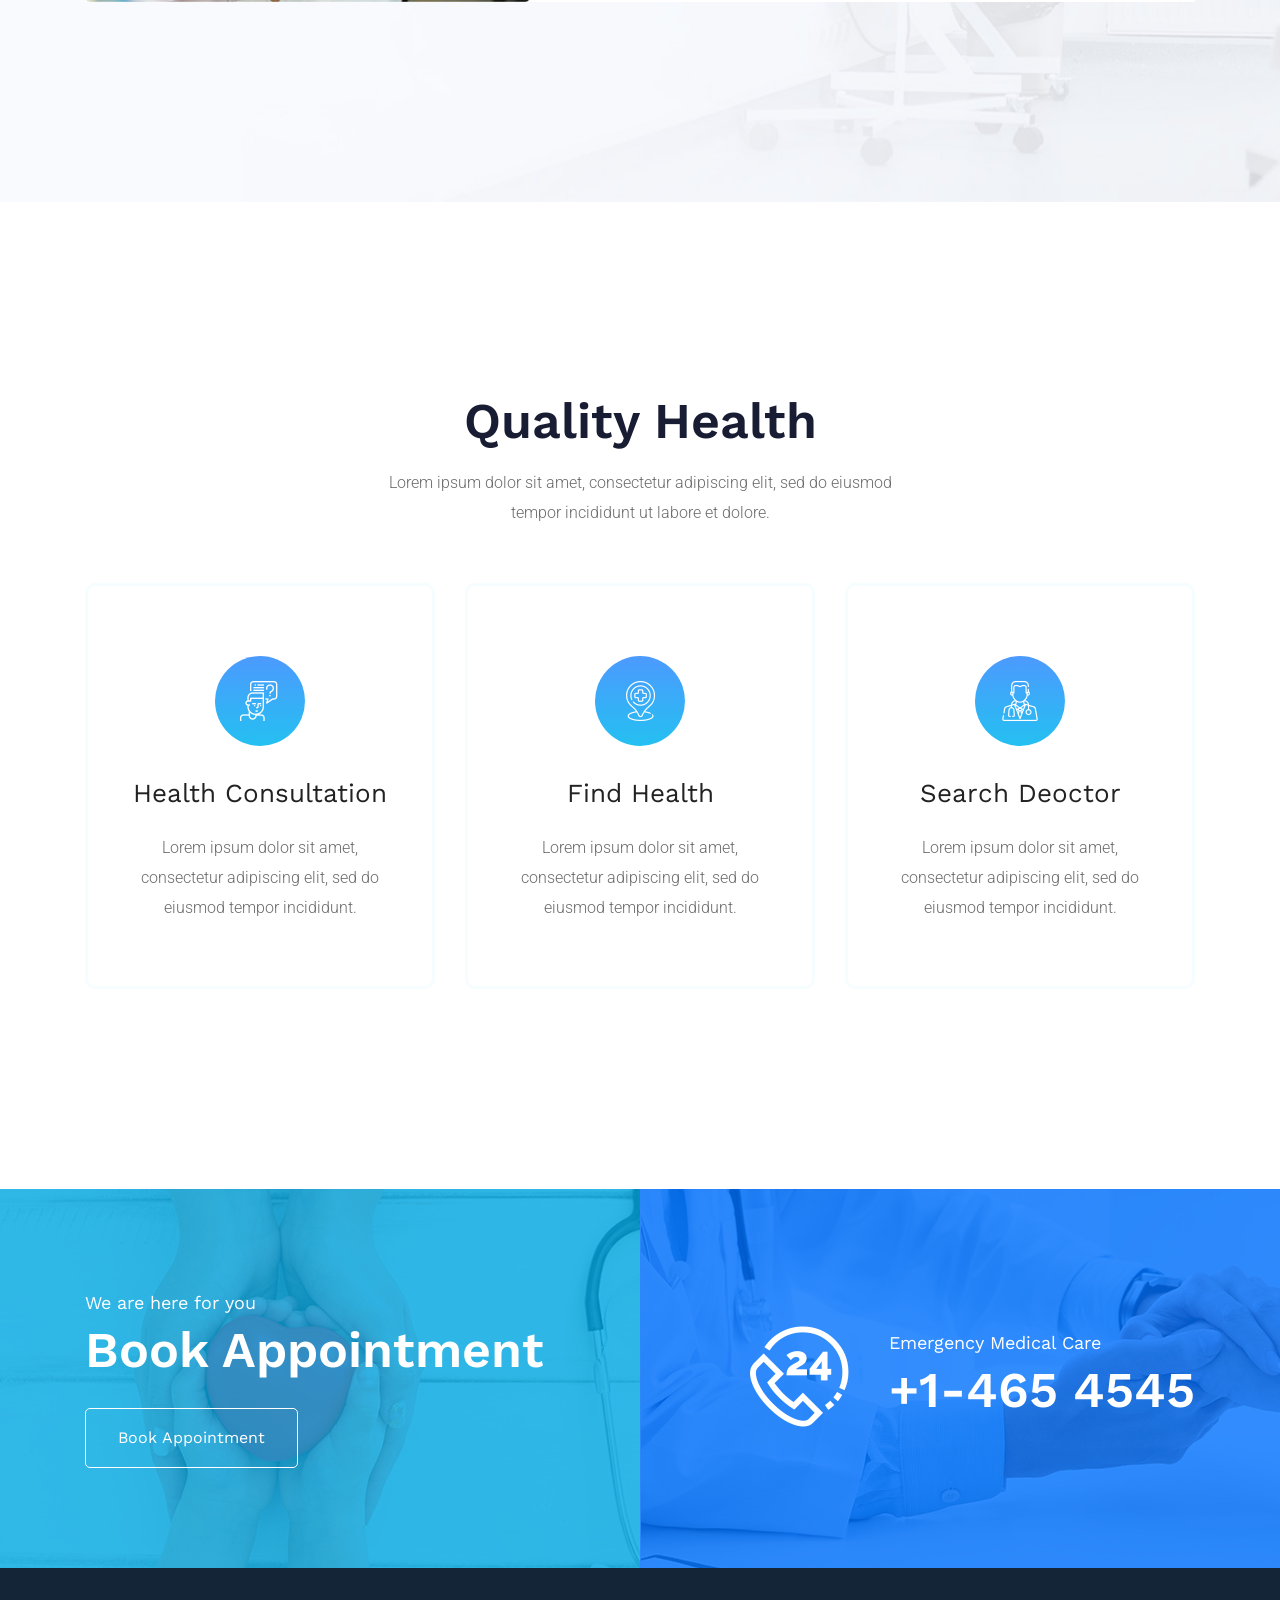
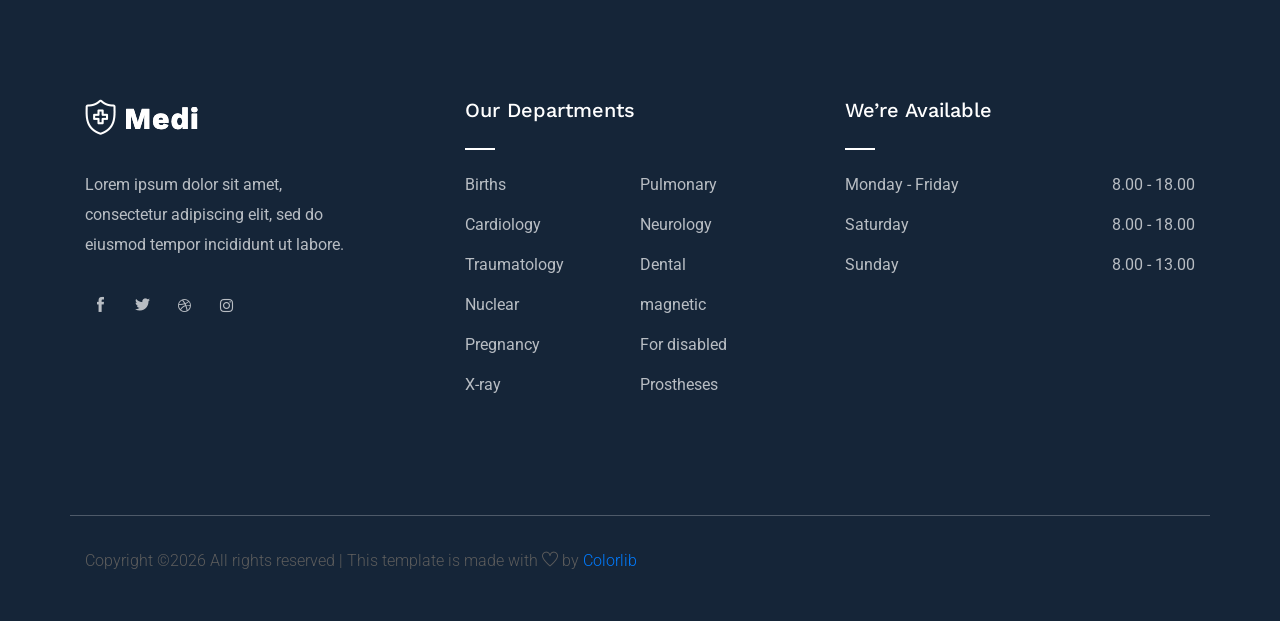
<file: A.medi/department.html>
<!doctype html>
<html class="no-js" lang="zxx">

<head>
    <meta charset="utf-8">
    <meta http-equiv="x-ua-compatible" content="ie=edge">
    <title>Medi</title>
    <meta name="description" content="">
    <meta name="viewport" content="width=device-width, initial-scale=1">

    <!-- <link rel="manifest" href="site.webmanifest"> -->
    <link rel="shortcut icon" type="image/x-icon" href="img/favicon.png">
    <!-- Place favicon.ico in the root directory -->

    <!-- CSS here -->
    <link rel="stylesheet" href="css/bootstrap.min.css">
    <link rel="stylesheet" href="css/owl.carousel.min.css">
    <link rel="stylesheet" href="css/magnific-popup.css">
    <link rel="stylesheet" href="css/font-awesome.min.css">
    <link rel="stylesheet" href="css/themify-icons.css">
    <link rel="stylesheet" href="css/nice-select.css">
    <link rel="stylesheet" href="css/flaticon.css">
    <link rel="stylesheet" href="css/gijgo.css">
    <link rel="stylesheet" href="css/animate.css">
    <link rel="stylesheet" href="css/slicknav.css">
    <link rel="stylesheet" href="css/style.css">
</head>

<body>
    <!--[if lte IE 9]>
            <p class="browserupgrade">You are using an <strong>outdated</strong> browser. Please <a href="https://browsehappy.com/">upgrade your browser</a> to improve your experience and security.</p>
        <![endif]-->


    <!-- header-start -->
    <header>
        <div class="header-area ">
            <div id="sticky-header" class="main-header-area">
                <div class="container">
                    <div class="row align-items-center">
                        <div class="col-xl-3 col-lg-3">
                            <div class="logo-img">
                                <a href="index.html">
                                    <img src="img/logo.png" alt="">
                                </a>
                            </div>
                        </div>
                        <div class="col-xl-9 col-lg-9">
                            <div class="menu_wrap d-none d-lg-block">
                                <div class="menu_wrap_inner d-flex align-items-center justify-content-end">
                                    <div class="main-menu">
                                        <nav>
                                            <ul id="navigation">
                                                <li><a href="index.html">home</a></li>
                                                <li><a href="about.html">About</a></li>
                                                <li><a href="#">blog <i class="ti-angle-down"></i></a>
                                                    <ul class="submenu">
                                                        <li><a href="blog.html">blog</a></li>
                                                        <li><a href="single-blog.html">single-blog</a></li>
                                                    </ul>
                                                </li>
                                                <li><a href="#">pages <i class="ti-angle-down"></i></a>
                                                    <ul class="submenu">
                                                        <li><a href="department.html">Deportment</a></li>
                                                        <li><a href="elements.html">elements</a></li>
                                                    </ul>
                                                </li>
                                                <li><a href="contact.html">Contact</a></li>
                                            </ul>
                                        </nav>
                                    </div>
                                    <div class="book_room">
                                        <div class="book_btn">
                                            <a class="popup-with-form" href="#test-form">Book  Appointment</a>
                                        </div>
                                    </div>
                                </div>
                            </div>
                        </div>
                        <div class="col-12">
                            <div class="mobile_menu d-block d-lg-none"></div>
                        </div>
                    </div>
                </div>
            </div>
        </div>
    </header>
    <!-- header-end -->

    <!-- bradcam_area_start  -->
    <div class="bradcam_area breadcam_bg_1">
        <div class="container">
            <div class="row">
                <div class="col-xl-12">
                    <div class="bradcam_text">
                        <h3>Departments</h3>
                    </div>
                </div>
            </div>
        </div>
    </div>
    <!-- bradcam_area_end  -->

    <!-- depertment_area_start  -->
    <div class="depertment_area">
        <div class="container">
            <div class="row custom_align align-items-end justify-content-between">
                <div class="col-lg-6">
                    <div class="section_title">
                        <h3>Departments</h3>
                        <p>Lorem ipsum dolor sit amet, consectetur adipiscing elit, sed do eiusmod tempor incididunt ut labore et dolore.</p>
                    </div>
                </div>
                <div class="col-lg-6">
                    <div class="learn_more_btn text-right">
                        <a href="#" class="boxed-btn">Learn more</a>
                    </div>
                </div>
            </div>
            <div class="row">
                <div class="col-lg-12">
                    <div class="depart_ment_tab mb-30">
                        <ul class="nav" id="myTab" role="tablist">
                            <li class="nav-item">
                                <a class="nav-link active" id="home-tab" data-toggle="tab" href="#home" role="tab" aria-controls="home" aria-selected="true">
                                    <i class="flaticon-teeth"></i>
                                    <h4>Dentistry</h4>
                                </a>
                            </li>
                            <li class="nav-item">
                                <a class="nav-link" id="profile-tab" data-toggle="tab" href="#profile" role="tab" aria-controls="profile" aria-selected="false">
                                    <i class="flaticon-cardiovascular"></i>
                                    <h4>Cardiology</h4>
                                </a>
                            </li>
                            <li class="nav-item">
                                <a class="nav-link" id="contact-tab" data-toggle="tab" href="#contact" role="tab" aria-controls="contact" aria-selected="false">
                                    <i class="flaticon-ear"></i>
                                    <h4>ENT Specialists</h4>
                                </a>
                            </li>
                            <li class="nav-item">
                                <a class="nav-link" id="Astrology-tab" data-toggle="tab" href="#Astrology" role="tab" aria-controls="contact" aria-selected="false">
                                    <i class="flaticon-bone"></i>
                                    <h4>Astrology</h4>
                                </a>
                            </li>
                            <li class="nav-item">
                                <a class="nav-link" id="Neuroanatomy-tab" data-toggle="tab" href="#Neuroanatomy" role="tab" aria-controls="contact" aria-selected="false">
                                    <i class="flaticon-lung"></i>
                                    <h4>Neuroanatomy</h4>
                                </a>
                            </li>
                            <li class="nav-item">
                                <a class="nav-link" id="Blood-tab" data-toggle="tab" href="#Blood" role="tab" aria-controls="contact" aria-selected="false">
                                    <i class="flaticon-cell"></i>
                                    <h4>Blood Screening</h4>
                                </a>
                            </li>
                        </ul>
                    </div>
                </div>
            </div>
            <div class="dept_main_info white-bg">
                <div class="tab-content" id="myTabContent">
                    <div class="tab-pane fade show active" id="home" role="tabpanel" aria-labelledby="home-tab">
                        <!-- single_content  -->
                        <div class="row align-items-center">
                            <div class="col-lg-5">
                                <div class="dept_thumb">
                                    <img src="img/department/1.jpg" alt="">
                                </div>
                            </div>
                            <div class="col-lg-7">
                                <div class="dept_info">
                                    <h3>Dentist with surgical mask holding <br> scaler near patient</h3 >
                                    <p>Lorem ipsum dolor sit amet, consectetur adipiscing elit, sed do eiusmod tempor incididunt ut labore et dolore magna aliqua. Quis ipsum suspendisse ultrices gravida. Risus commodo viverra maecenas accumsan lacus vel facilisis. </p>
                                    <a href="#" class="boxed-btn">Make An Appointment</a>
                                </div>
                            </div>
                        </div>
                        <!-- single_content  -->
                    </div>
                    <div class="tab-pane fade" id="profile" role="tabpanel" aria-labelledby="profile-tab">
                        <!-- single_content  -->
                        <div class="row align-items-center">
                            <div class="col-lg-5">
                                <div class="dept_thumb">
                                    <img src="img/department/1.jpg" alt="">
                                </div>
                            </div>
                            <div class="col-lg-7">
                                <div class="dept_info">
                                    <h3>Dentist with surgical mask holding <br> scaler near patient</h3 >
                                    <p>Lorem ipsum dolor sit amet, consectetur adipiscing elit, sed do eiusmod tempor incididunt ut labore et dolore magna aliqua. Quis ipsum suspendisse ultrices gravida. Risus commodo viverra maecenas accumsan lacus vel facilisis. </p>
                                    <a href="#" class="boxed-btn">Make An Appointment</a>
                                </div>
                            </div>
                        </div>
                        <!-- single_content  -->
                    </div>
                    <div class="tab-pane fade" id="contact" role="tabpanel" aria-labelledby="contact-tab">
                    <!-- single_content  -->
                    <div class="row align-items-center">
                        <div class="col-lg-5">
                            <div class="dept_thumb">
                                <img src="img/department/1.jpg" alt="">
                            </div>
                        </div>
                        <div class="col-lg-7">
                            <div class="dept_info">
                                <h3>Dentist with surgical mask holding <br> scaler near patient</h3 >
                                <p>Lorem ipsum dolor sit amet, consectetur adipiscing elit, sed do eiusmod tempor incididunt ut labore et dolore magna aliqua. Quis ipsum suspendisse ultrices gravida. Risus commodo viverra maecenas accumsan lacus vel facilisis. </p>
                                <a href="#" class="boxed-btn">Make An Appointment</a>
                            </div>
                        </div>
                    </div>
                    <!-- single_content  -->
                    </div>
                    <div class="tab-pane fade" id="Astrology" role="tabpanel" aria-labelledby="Astrology-tab">
                        <!-- single_content  -->
                        <div class="row align-items-center">
                            <div class="col-lg-5">
                                <div class="dept_thumb">
                                    <img src="img/department/1.jpg" alt="">
                                </div>
                            </div>
                            <div class="col-lg-7">
                                <div class="dept_info">
                                    <h3>Dentist with surgical mask holding <br> scaler near patient</h3 >
                                    <p>Lorem ipsum dolor sit amet, consectetur adipiscing elit, sed do eiusmod tempor incididunt ut labore et dolore magna aliqua. Quis ipsum suspendisse ultrices gravida. Risus commodo viverra maecenas accumsan lacus vel facilisis. </p>
                                    <a href="#" class="boxed-btn">Make An Appointment</a>
                                </div>
                            </div>
                        </div>
                        <!-- single_content  -->
                    </div>
                    <div class="tab-pane fade" id="Neuroanatomy" role="tabpanel" aria-labelledby="Neuroanatomy-tab">
                        <!-- single_content  -->
                        <div class="row align-items-center">
                            <div class="col-lg-5">
                                <div class="dept_thumb">
                                    <img src="img/department/1.jpg" alt="">
                                </div>
                            </div>
                            <div class="col-lg-7">
                                <div class="dept_info">
                                    <h3>Dentist with surgical mask holding <br> scaler near patient</h3 >
                                    <p>Lorem ipsum dolor sit amet, consectetur adipiscing elit, sed do eiusmod tempor incididunt ut labore et dolore magna aliqua. Quis ipsum suspendisse ultrices gravida. Risus commodo viverra maecenas accumsan lacus vel facilisis. </p>
                                    <a href="#" class="boxed-btn">Make An Appointment</a>
                                </div>
                            </div>
                        </div>
                        <!-- single_content  -->
                    </div>
                    <div class="tab-pane fade" id="Blood" role="tabpanel" aria-labelledby="Blood-tab">
                    <!-- single_content  -->
                    <div class="row align-items-center">
                        <div class="col-lg-5">
                            <div class="dept_thumb">
                                <img src="img/department/1.jpg" alt="">
                            </div>
                        </div>
                        <div class="col-lg-7">
                            <div class="dept_info">
                                <h3>Dentist with surgical mask holding <br> scaler near patient</h3 >
                                <p>Lorem ipsum dolor sit amet, consectetur adipiscing elit, sed do eiusmod tempor incididunt ut labore et dolore magna aliqua. Quis ipsum suspendisse ultrices gravida. Risus commodo viverra maecenas accumsan lacus vel facilisis. </p>
                                <a href="#" class="boxed-btn">Make An Appointment</a>
                            </div>
                        </div>
                    </div>
                    <!-- single_content  -->
                    </div>
                  </div>
            </div>

        </div>
    </div>
    <!-- depertment_area_end  -->

    <!-- quality_area_start  -->
    <div class="quality_area">
        <div class="container">
            <div class="row justify-content-center ">
                <div class="col-lg-6">
                    <div class="section_title mb-55 text-center">
                        <h3>Quality Health</h3>
                        <p>Lorem ipsum dolor sit amet, consectetur adipiscing elit, sed do eiusmod tempor incididunt ut labore et dolore.</p>
                    </div>
                </div>
            </div>
            <div class="row">
                <div class="col-lg-4 col-md-6">
                    <div class="single_quality">
                        <div class="icon">
                            <i class="flaticon-customer-service"></i>
                        </div>
                        <h3>Health Consultation</h3>
                        <p>Lorem ipsum dolor sit amet, consectetur adipiscing elit, sed do eiusmod tempor incididunt.</p>
                    </div>
                </div>
                <div class="col-lg-4 col-md-6">
                    <div class="single_quality">
                        <div class="icon">
                            <i class="flaticon-find"></i>
                        </div>
                        <h3>Find Health</h3>
                        <p>Lorem ipsum dolor sit amet, consectetur adipiscing elit, sed do eiusmod tempor incididunt.</p>
                    </div>
                </div>
                <div class="col-lg-4 col-md-6">
                    <div class="single_quality">
                        <div class="icon">
                            <i class="flaticon-doctor"></i>
                        </div>
                        <h3>Search Deoctor</h3>
                        <p>Lorem ipsum dolor sit amet, consectetur adipiscing elit, sed do eiusmod tempor incididunt.</p>
                    </div>
                </div>
            </div>
        </div>
    </div>
    <!-- quality_areaend  -->

    <!-- Emergency_contact start -->
    <div class="Emergency_contact">
        <div class="Emergency_contact_inner ">
            <div class="container">
                <div class="row align-items-center">
                    <div class="col-lg-6">
                        <div class="single_emergency">
                            <div class="info">
                                <span>We are here for you</span>
                                <h3>Book Appointment</h3>
                            </div>
                            <div class="info_button">
                                <a href="#" class="boxed-btn3-white">Book Appointment
                                </a>
                            </div>
                        </div>
                    </div>
                    <div class="col-lg-6">
                        <div class="single_emergency align-items-center d-flex justify-content-end">
                            <div class="icon">
                                <i class="flaticon-call"></i>
                            </div>
                            <div class="info">
                                <span>Emergency Medical Care</span>
                                <h3>+1-465 4545</h3>
                            </div>
                        </div>
                    </div>
                </div>
            </div>
        </div>
    </div>
    <!-- Emergency_contact end -->

    <footer class="footer">
        <div class="footer_top">
            <div class="container">
                <div class="row">
                    <div class="col-xl-4 col-md-6 col-lg-4 ">
                        <div class="footer_widget">
                            <div class="footer_logo">
                                <a href="#">
                                    <img src="img/logo.png" alt="">
                                </a>
                            </div>
                            <p class="address_text">Lorem ipsum dolor sit amet, <br> consectetur adipiscing elit, sed do <br> eiusmod tempor incididunt ut labore.
                            </p>
                            <div class="socail_links">
                                <ul>
                                    <li>
                                        <a href="#">
                                            <i class="ti-facebook"></i>
                                        </a>
                                    </li>
                                    <li>
                                        <a href="#">
                                            <i class="ti-twitter-alt"></i>
                                        </a>
                                    </li>
                                    <li>
                                        <a href="#">
                                            <i class="fa fa-dribbble"></i>
                                        </a>
                                    </li>
                                    <li>
                                        <a href="#">
                                            <i class="fa fa-instagram"></i>
                                        </a>
                                    </li>
                                </ul>
                            </div>

                        </div>
                    </div>
                    <div class="col-xl-4 col-md-6 col-lg-4">
                        <div class="footer_widget">
                            <h3 class="footer_title">
                                Our Departments
                            </h3>
                            <ul class="links">
                                <li><a href="#">Births</a></li>
                                <li><a href="#">Pulmonary</a></li>
                                <li><a href="#">Cardiology</a></li>
                                <li><a href="#">Neurology</a></li>
                                <li><a href="#">Traumatology</a></li>
                                <li><a href="#">Dental</a></li>
                                <li><a href="#">Nuclear</a></li>
                                <li><a href="#">magnetic</a></li>
                                <li><a href="#">Pregnancy</a></li>
                                <li><a href="#">For disabled</a></li>
                                <li><a href="#">X-ray</a></li>
                                <li><a href="#">Prostheses</a></li>
                            </ul>
                        </div>
                    </div>
                    <div class="col-xl-4  col-md-6 col-lg-4">
                        <div class="footer_widget">
                            <h3 class="footer_title">
                                We’re Available
                            </h3>
                            <ul class="meting_time">
                                <li class="d-flex justify-content-between "><span>Monday - Friday</span> <span>8.00 - 18.00</span></li>
                                <li class="d-flex justify-content-between "><span>Saturday	</span> <span>8.00 - 18.00</span></li>
                                <li class="d-flex justify-content-between "><span>Sunday</span> <span>8.00 - 13.00</span></li>
                            </ul>
                        </div>
                    </div>
                </div>
            </div>
        </div>
        <div class="copy-right_text">
            <div class="container">
                <div class="row">
                    <div class="bordered_1px "></div>
                    <div class="col-xl-12">
                        <p class="copy_right text-center">
                            <p><!-- Link back to Colorlib can't be removed. Template is licensed under CC BY 3.0. -->
  Copyright &copy;<script>document.write(new Date().getFullYear());</script> All rights reserved | This template is made with <i class="ti-heart" aria-hidden="true"></i> by <a href="https://colorlib.com" target="_blank">Colorlib</a>
  <!-- Link back to Colorlib can't be removed. Template is licensed under CC BY 3.0. --></p>
                        </p>
                    </div>
                </div>
            </div>
        </div>
    </footer>

    <!-- link that opens popup -->

    <!-- form itself end-->
    <form id="test-form" class="white-popup-block mfp-hide">
        <div class="popup_box ">
            <div class="popup_inner">
                <h3>
                    Book an 
                <span>Appointment</span>
                </h3>
                <form action="#">
                    <div class="row">
                        <div class="col-xl-12">
                            <select class="form-select wide" id="default-select" class="">
                                <option data-display="Please select doctor to visit">Please select doctor to visit </option>
                                <option value="1">Anaf</option>
                                <option value="2">Nayna Therapy</option>
                                <option value="3">Nadif</option>
                            </select>
                        </div>
                        <div class="col-xl-9">
                            <input type="text"  placeholder="Your name ">
                        </div>
                        <div class="col-xl-3">
                            <input type="text"  placeholder="Your age">
                        </div>
                        <div class="col-xl-6">
                            <input type="text"  placeholder="Phone number ">
                        </div>
                        <div class="col-xl-6">
                            <input type="email"  placeholder="Email Address">
                        </div>
                        <div class="col-xl-6">
                            <input class="datepicker" placeholder="Appointment Date">
                        </div>
                        <div class="col-xl-6">
                            <input class="timepicker" placeholder="Suitable time">
                        </div>
                        <div class="col-xl-12">
                            <button type="submit" class="boxed-btn3">Make an Appointment</button>
                        </div>
                    </div>
                </form>
            </div>
        </div>
    </form>
    <!-- form itself end -->

    <!-- JS here -->
    <script src="js/vendor/modernizr-3.5.0.min.js"></script>
    <script src="js/vendor/jquery-1.12.4.min.js"></script>
    <script src="js/popper.min.js"></script>
    <script src="js/bootstrap.min.js"></script>
    <script src="js/owl.carousel.min.js"></script>
    <script src="js/isotope.pkgd.min.js"></script>
    <script src="js/ajax-form.js"></script>
    <script src="js/waypoints.min.js"></script>
    <script src="js/jquery.counterup.min.js"></script>
    <script src="js/imagesloaded.pkgd.min.js"></script>
    <script src="js/scrollIt.js"></script>
    <script src="js/jquery.scrollUp.min.js"></script>
    <script src="js/wow.min.js"></script>
    <script src="js/nice-select.min.js"></script>
    <script src="js/jquery.slicknav.min.js"></script>
    <script src="js/jquery.magnific-popup.min.js"></script>
    <script src="js/plugins.js"></script>
    <script src="js/gijgo.min.js"></script>
    <!--contact js-->
    <script src="js/contact.js"></script>
    <script src="js/jquery.ajaxchimp.min.js"></script>
    <script src="js/jquery.form.js"></script>
    <script src="js/jquery.validate.min.js"></script>
    <script src="js/mail-script.js"></script>

    <script src="js/main.js"></script>
    <script>
        $('.datepicker').datepicker({
            iconsLibrary: 'fontawesome',
            icons: {
                rightIcon: '<span class="fa fa-calendar"></span>'
            }
        });

        $('.timepicker').timepicker({
            iconsLibrary: 'fontawesome',
            icons: {
                rightIcon: '<span class="fa fa-clock-o"></span>'
            }
        });
    $(document).ready(function() {
    $('.js-example-basic-multiple').select2();
});
    </script>
</body>

</html>
</file>
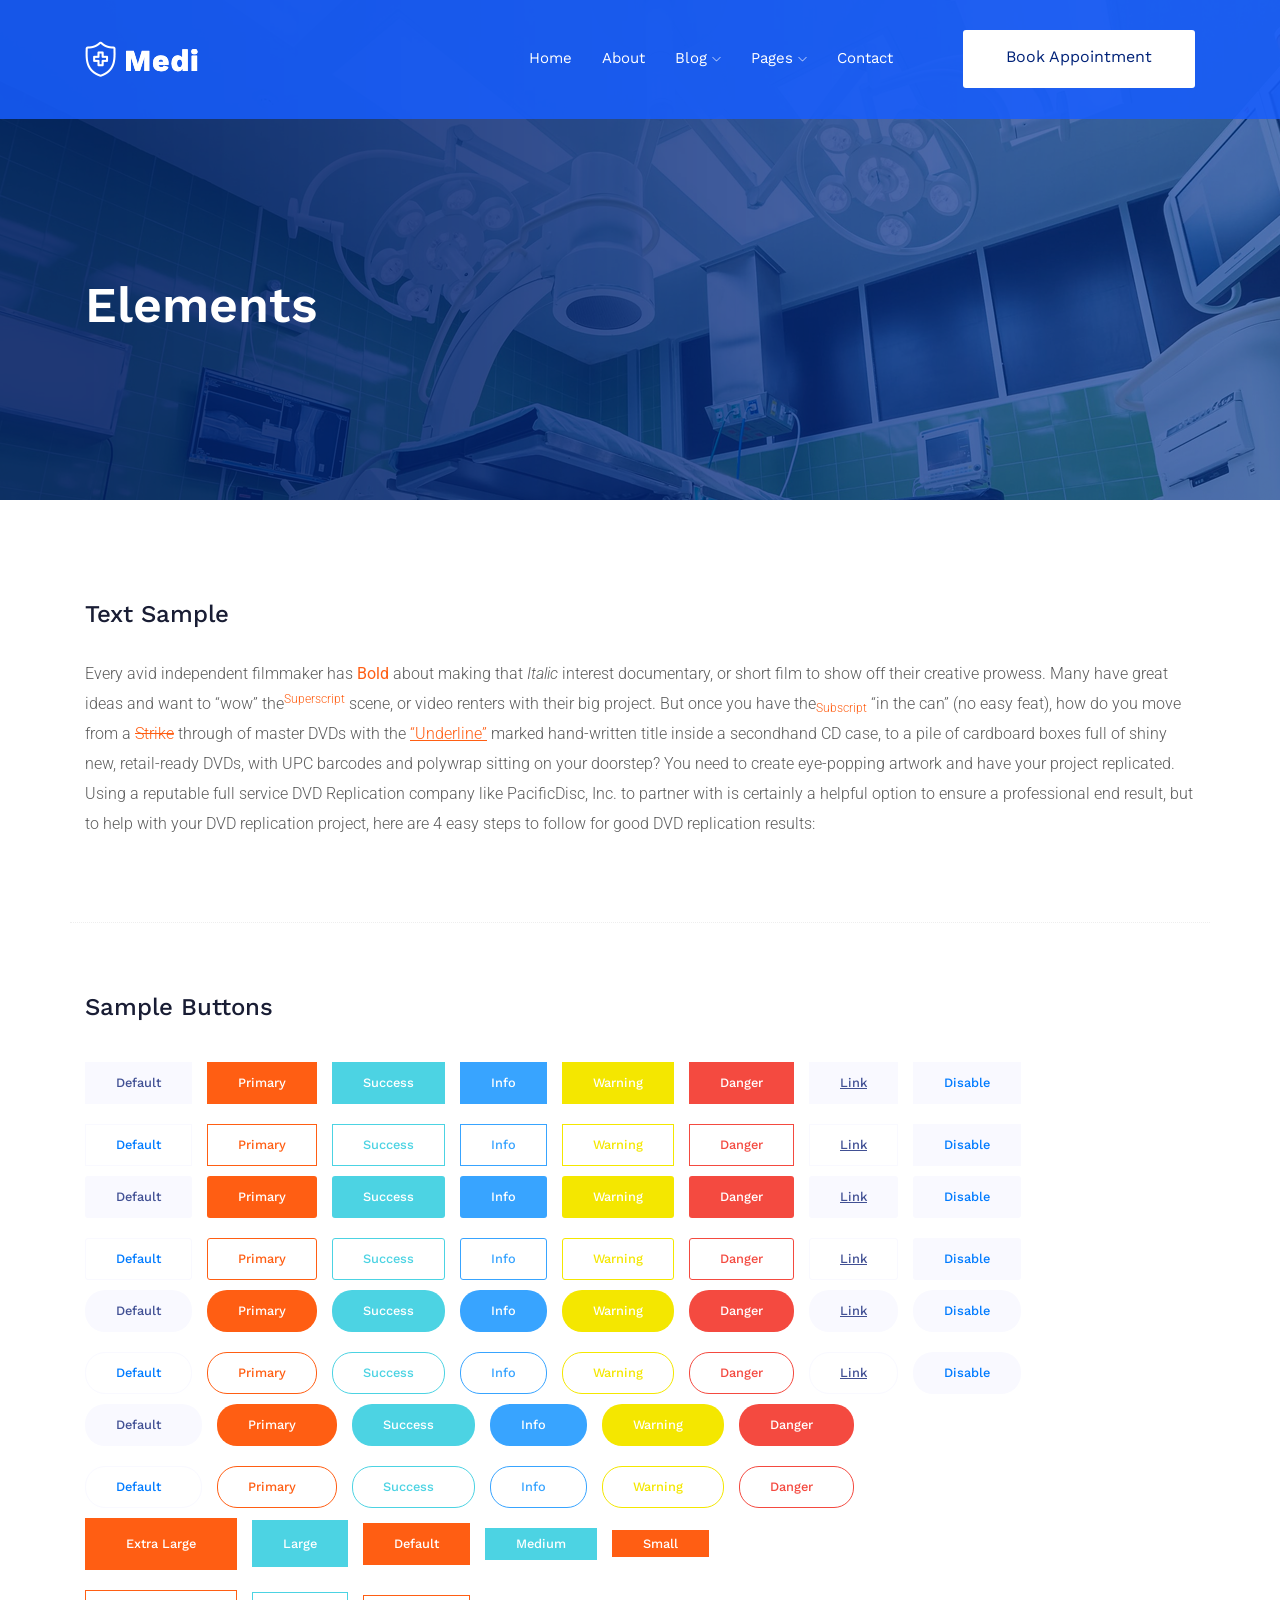
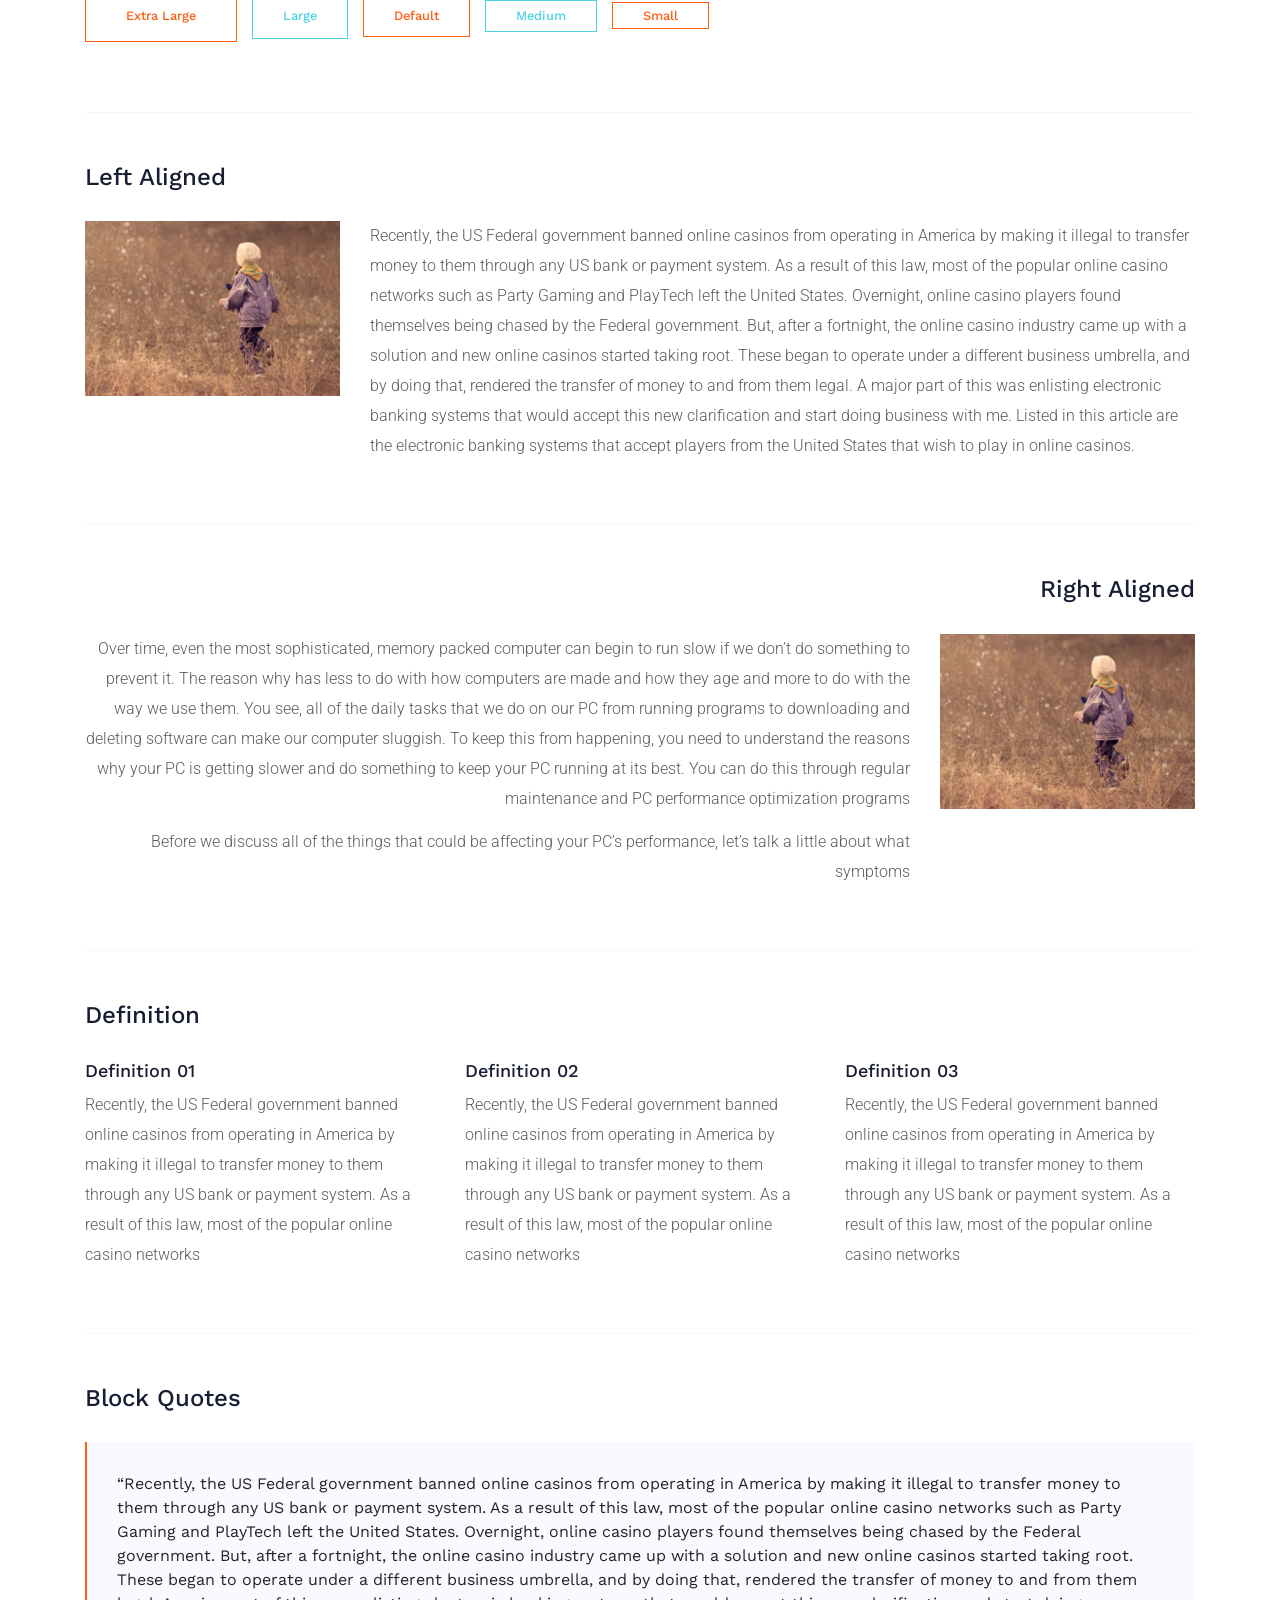
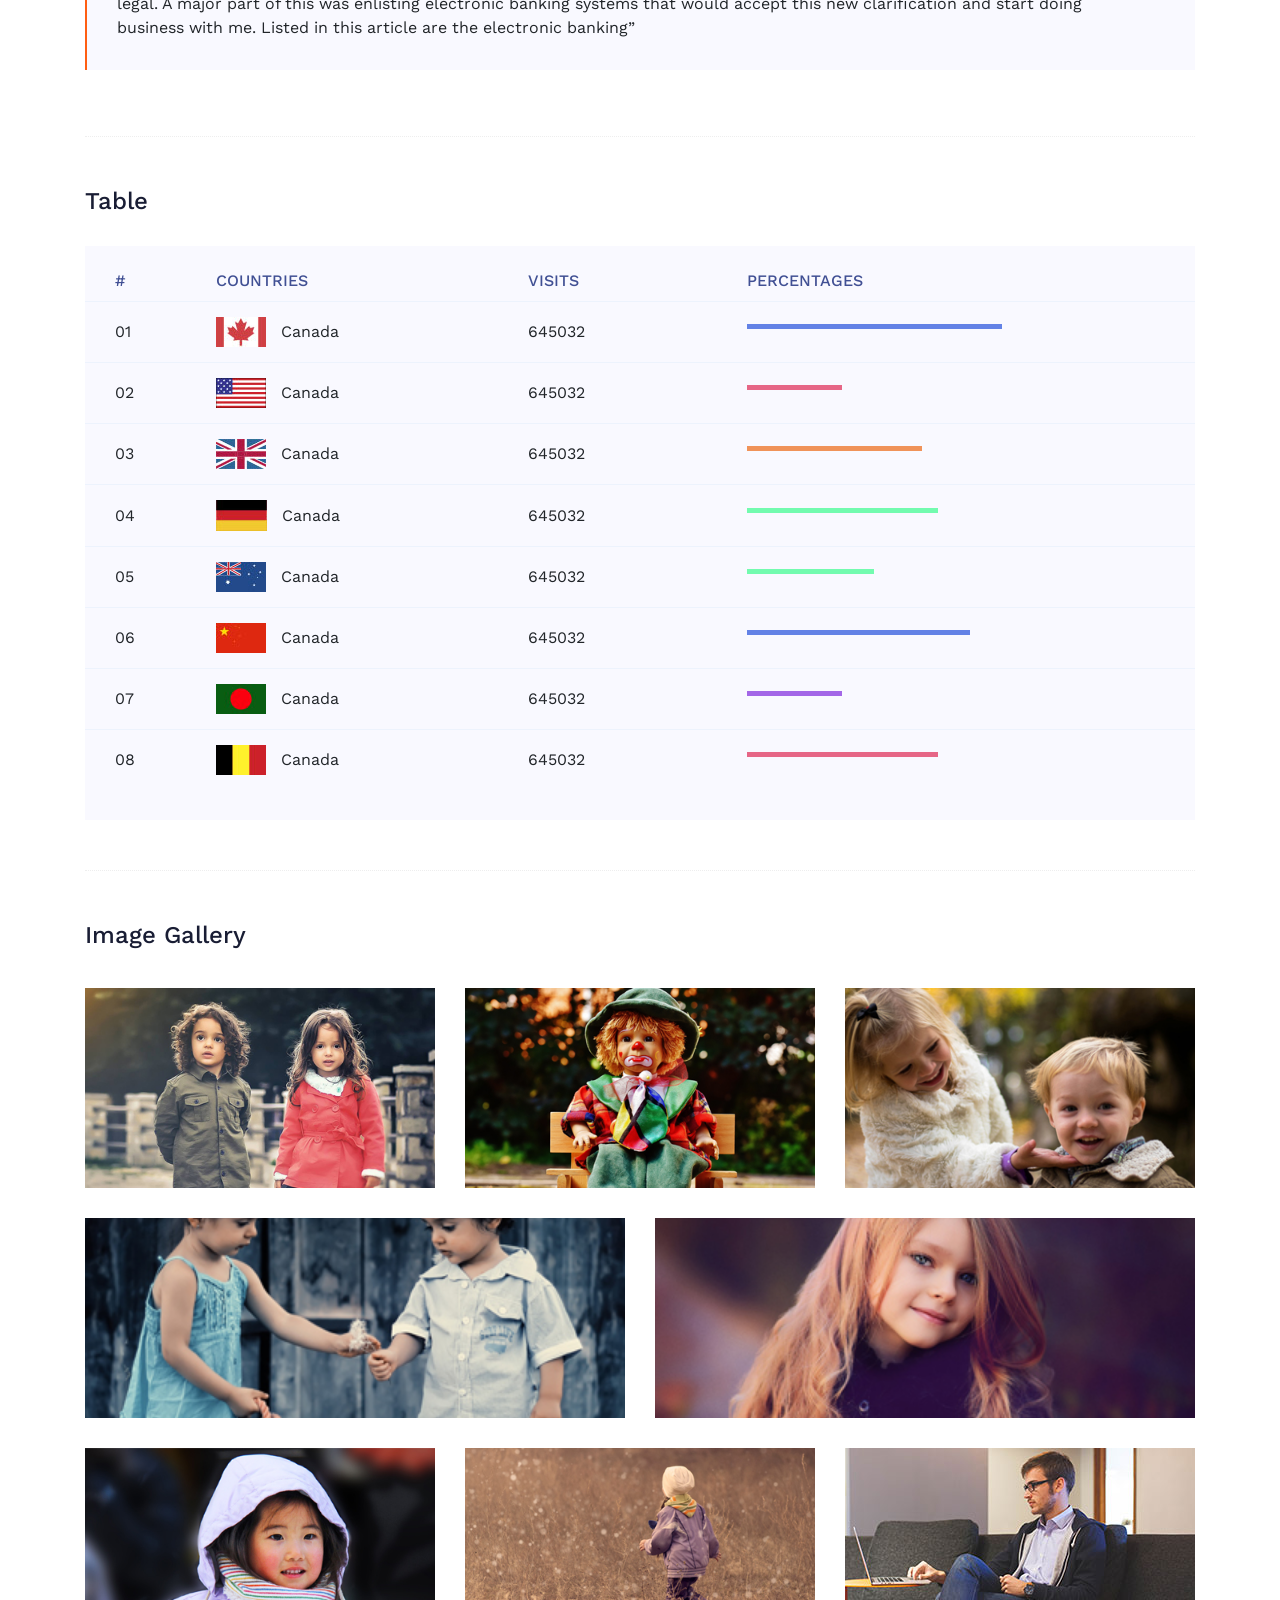
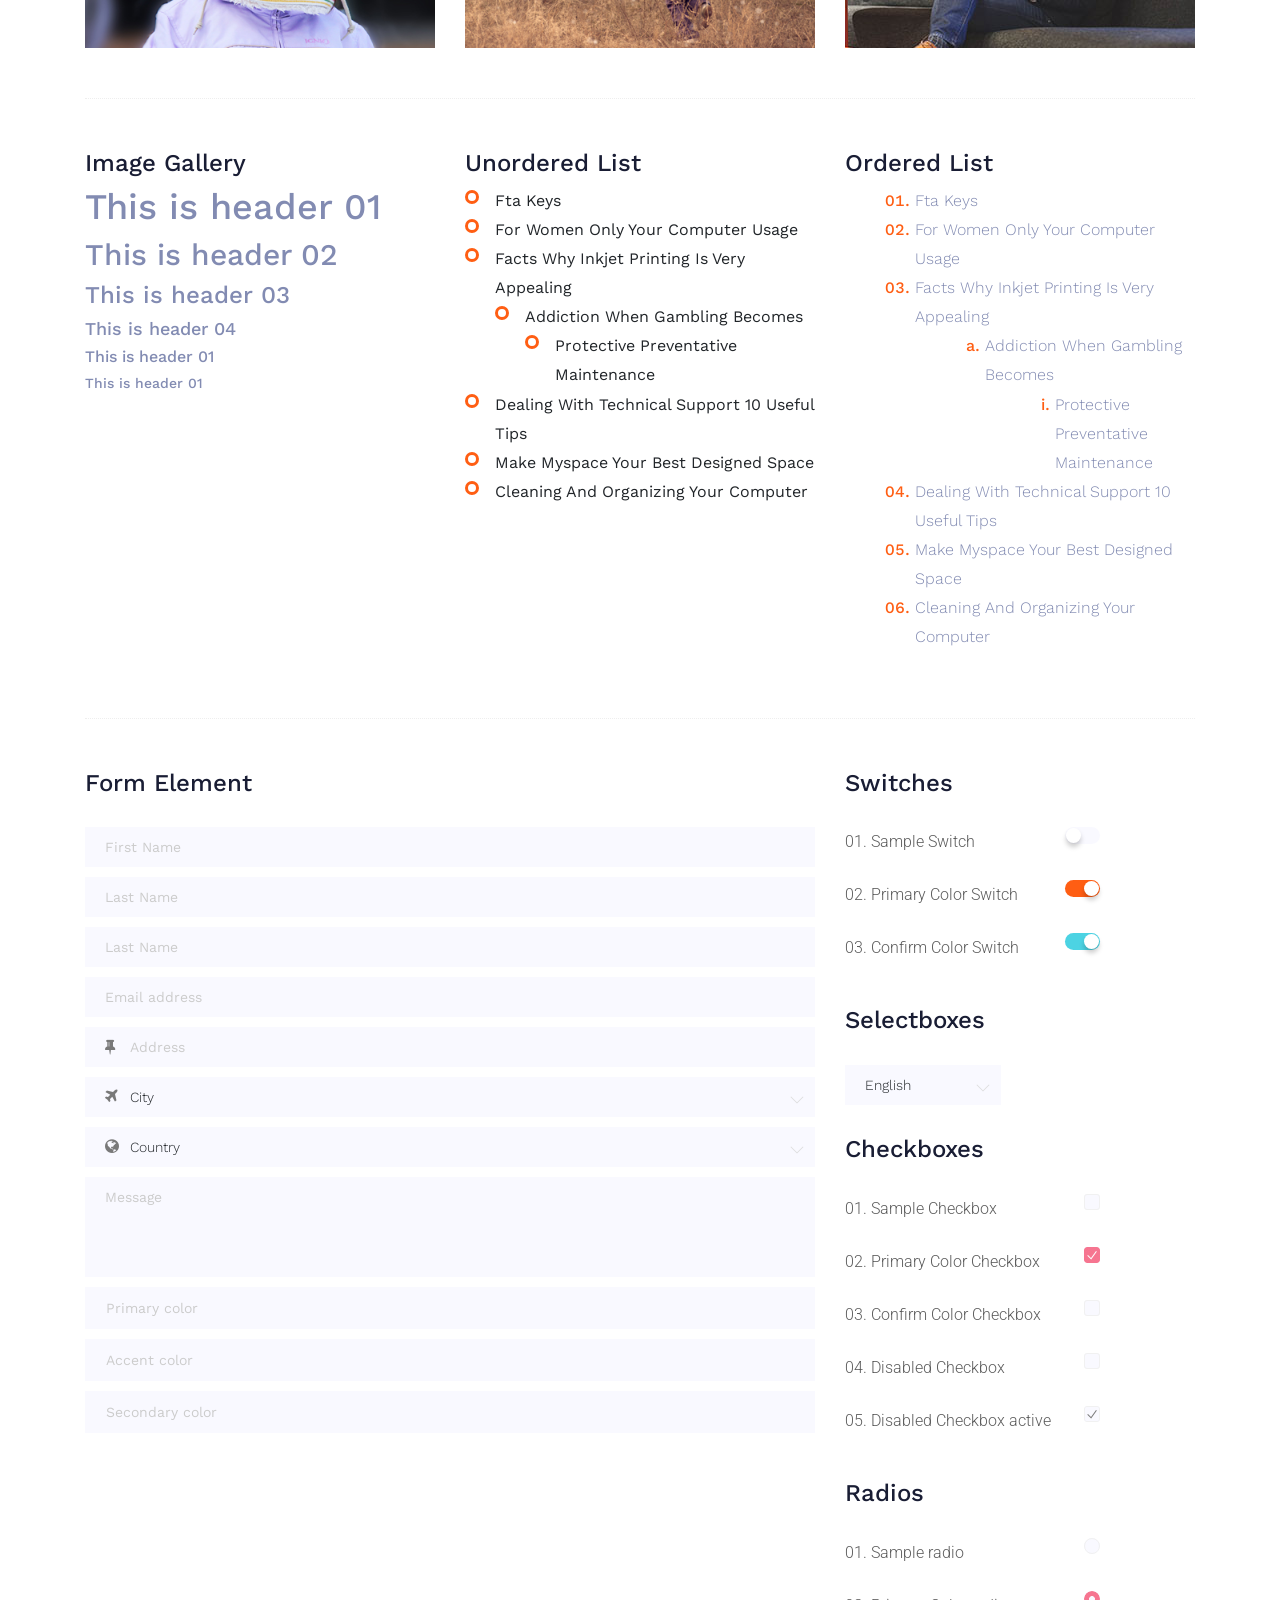
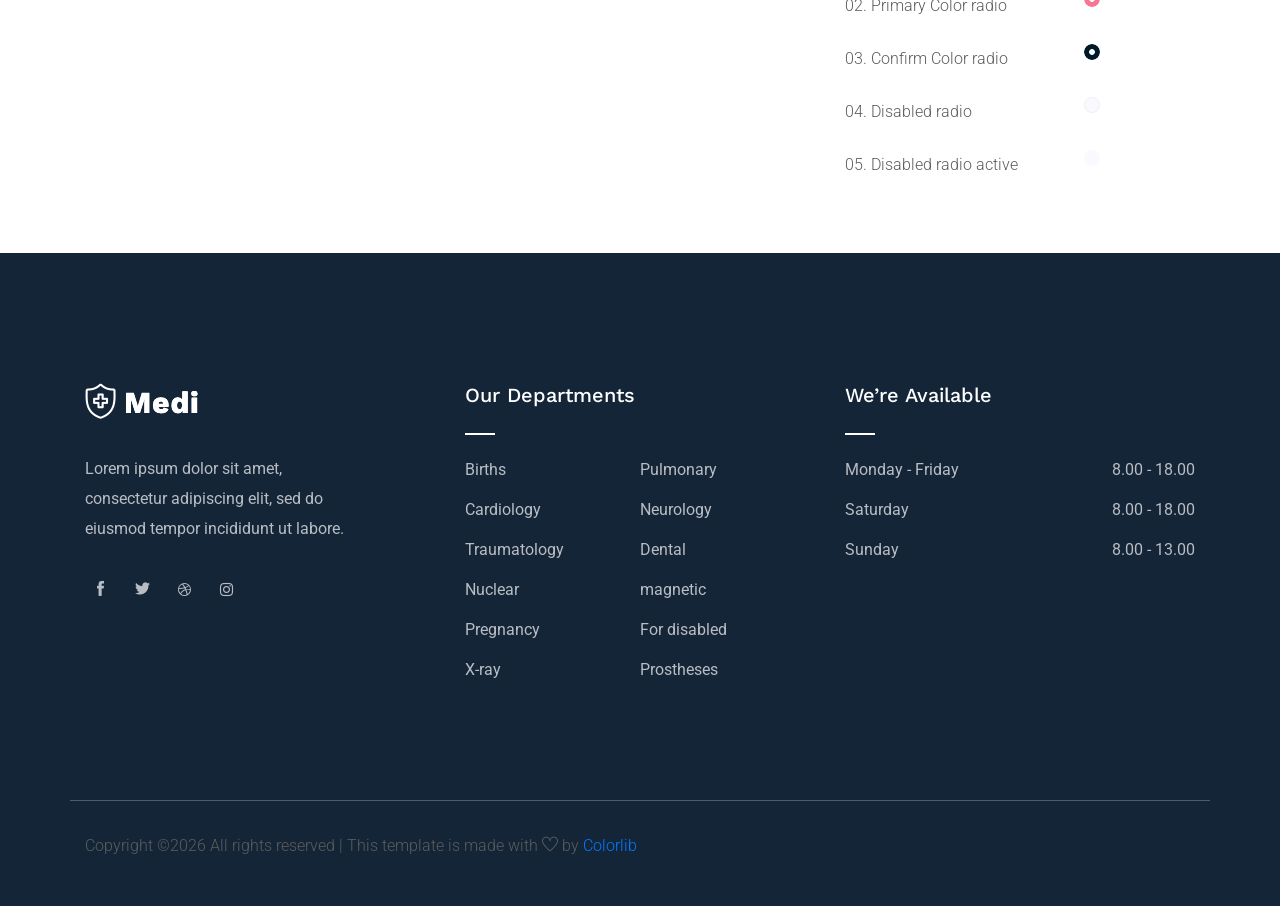
<file: A.medi/elements.html>
<!doctype html>
<html class="no-js" lang="zxx">

<head>
	<meta charset="utf-8">
	<meta http-equiv="x-ua-compatible" content="ie=edge">
	<title>Docmed</title>
	<meta name="description" content="">
	<meta name="viewport" content="width=device-width, initial-scale=1">

	<!-- <link rel="manifest" href="site.webmanifest"> -->
	<link rel="shortcut icon" type="image/x-icon" href="img/favicon.png">
	<!-- Place favicon.ico in the root directory -->

	<!-- CSS here -->
	<link rel="stylesheet" href="css/bootstrap.min.css">
	<link rel="stylesheet" href="css/owl.carousel.min.css">
	<link rel="stylesheet" href="css/magnific-popup.css">
	<link rel="stylesheet" href="css/font-awesome.min.css">
	<link rel="stylesheet" href="css/themify-icons.css">
	<link rel="stylesheet" href="css/nice-select.css">
	<link rel="stylesheet" href="css/flaticon.css">
	<link rel="stylesheet" href="css/gijgo.css">
	<link rel="stylesheet" href="css/animate.css">
	<link rel="stylesheet" href="css/slicknav.css">
	<link rel="stylesheet" href="css/style.css">
	<!-- <link rel="stylesheet" href="css/responsive.css"> -->
</head>

<body>
	<!--[if lte IE 9]>
            <p class="browserupgrade">You are using an <strong>outdated</strong> browser. Please <a href="https://browsehappy.com/">upgrade your browser</a> to improve your experience and security.</p>
        <![endif]-->

    <!-- header-start -->
    <header>
        <div class="header-area ">
            <div id="sticky-header" class="main-header-area">
                <div class="container">
                    <div class="row align-items-center">
                        <div class="col-xl-3 col-lg-3">
                            <div class="logo-img">
                                <a href="index.html">
                                    <img src="img/logo.png" alt="">
                                </a>
                            </div>
                        </div>
                        <div class="col-xl-9 col-lg-9">
                            <div class="menu_wrap d-none d-lg-block">
                                <div class="menu_wrap_inner d-flex align-items-center justify-content-end">
                                    <div class="main-menu">
                                        <nav>
                                            <ul id="navigation">
                                                <li><a href="index.html">home</a></li>
                                                <li><a href="about.html">About</a></li>
                                                <li><a href="#">blog <i class="ti-angle-down"></i></a>
                                                    <ul class="submenu">
                                                        <li><a href="blog.html">blog</a></li>
                                                        <li><a href="single-blog.html">single-blog</a></li>
                                                    </ul>
                                                </li>
                                                <li><a href="#">pages <i class="ti-angle-down"></i></a>
                                                    <ul class="submenu">
                                                        <li><a href="Department.html">Deportment</a></li>
                                                        <li><a href="elements.html">elements</a></li>
                                                    </ul>
                                                </li>
                                                <li><a href="contact.html">Contact</a></li>
                                            </ul>
                                        </nav>
                                    </div>
                                    <div class="book_room">
                                        <div class="book_btn">
                                            <a class="popup-with-form" href="#test-form">Book  Appointment</a>
                                        </div>
                                    </div>
                                </div>
                            </div>
                        </div>
                        <div class="col-12">
                            <div class="mobile_menu d-block d-lg-none"></div>
                        </div>
                    </div>
                </div>
            </div>
        </div>
    </header>
    <!-- header-end -->

    <!-- bradcam_area_start  -->
    <div class="bradcam_area breadcam_bg_1">
        <div class="container">
            <div class="row">
                <div class="col-xl-12">
                    <div class="bradcam_text">
                        <h3>Elements</h3>
                    </div>
                </div>
            </div>
        </div>
    </div>
    <!-- bradcam_area_end  -->

	<!-- Start Sample Area -->
	<section class="sample-text-area">
		<div class="container box_1170">
			<h3 class="text-heading">Text Sample</h3>
			<p class="sample-text">
				Every avid independent filmmaker has <b>Bold</b> about making that <i>Italic</i> interest documentary,
				or short
				film to show off their creative prowess. Many have great ideas and want to “wow”
				the<sup>Superscript</sup> scene,
				or video renters with their big project. But once you have the<sub>Subscript</sub> “in the can” (no easy
				feat), how
				do you move from a <del>Strike</del> through of master DVDs with the <u>“Underline”</u> marked
				hand-written title
				inside a secondhand CD case, to a pile of cardboard boxes full of shiny new, retail-ready DVDs, with UPC
				barcodes
				and polywrap sitting on your doorstep? You need to create eye-popping artwork and have your project
				replicated.
				Using a reputable full service DVD Replication company like PacificDisc, Inc. to partner with is
				certainly a
				helpful option to ensure a professional end result, but to help with your DVD replication project, here
				are 4 easy
				steps to follow for good DVD replication results:

			</p>
		</div>
	</section>
	<!-- End Sample Area -->

	<!-- Start Button -->
	<section class="button-area">
		<div class="container box_1170 border-top-generic">
			<h3 class="text-heading">Sample Buttons</h3>
			<div class="button-group-area">
				<a href="#" class="genric-btn default">Default</a>
				<a href="#" class="genric-btn primary">Primary</a>
				<a href="#" class="genric-btn success">Success</a>
				<a href="#" class="genric-btn info">Info</a>
				<a href="#" class="genric-btn warning">Warning</a>
				<a href="#" class="genric-btn danger">Danger</a>
				<a href="#" class="genric-btn link">Link</a>
				<a href="#" class="genric-btn disable">Disable</a>
			</div>
			<div class="button-group-area mt-10">
				<a href="#" class="genric-btn default-border">Default</a>
				<a href="#" class="genric-btn primary-border">Primary</a>
				<a href="#" class="genric-btn success-border">Success</a>
				<a href="#" class="genric-btn info-border">Info</a>
				<a href="#" class="genric-btn warning-border">Warning</a>
				<a href="#" class="genric-btn danger-border">Danger</a>
				<a href="#" class="genric-btn link-border">Link</a>
				<a href="#" class="genric-btn disable">Disable</a>
			</div>
			<div class="button-group-area mt-40">
				<a href="#" class="genric-btn default radius">Default</a>
				<a href="#" class="genric-btn primary radius">Primary</a>
				<a href="#" class="genric-btn success radius">Success</a>
				<a href="#" class="genric-btn info radius">Info</a>
				<a href="#" class="genric-btn warning radius">Warning</a>
				<a href="#" class="genric-btn danger radius">Danger</a>
				<a href="#" class="genric-btn link radius">Link</a>
				<a href="#" class="genric-btn disable radius">Disable</a>
			</div>
			<div class="button-group-area mt-10">
				<a href="#" class="genric-btn default-border radius">Default</a>
				<a href="#" class="genric-btn primary-border radius">Primary</a>
				<a href="#" class="genric-btn success-border radius">Success</a>
				<a href="#" class="genric-btn info-border radius">Info</a>
				<a href="#" class="genric-btn warning-border radius">Warning</a>
				<a href="#" class="genric-btn danger-border radius">Danger</a>
				<a href="#" class="genric-btn link-border radius">Link</a>
				<a href="#" class="genric-btn disable radius">Disable</a>
			</div>
			<div class="button-group-area mt-40">
				<a href="#" class="genric-btn default circle">Default</a>
				<a href="#" class="genric-btn primary circle">Primary</a>
				<a href="#" class="genric-btn success circle">Success</a>
				<a href="#" class="genric-btn info circle">Info</a>
				<a href="#" class="genric-btn warning circle">Warning</a>
				<a href="#" class="genric-btn danger circle">Danger</a>
				<a href="#" class="genric-btn link circle">Link</a>
				<a href="#" class="genric-btn disable circle">Disable</a>
			</div>
			<div class="button-group-area mt-10">
				<a href="#" class="genric-btn default-border circle">Default</a>
				<a href="#" class="genric-btn primary-border circle">Primary</a>
				<a href="#" class="genric-btn success-border circle">Success</a>
				<a href="#" class="genric-btn info-border circle">Info</a>
				<a href="#" class="genric-btn warning-border circle">Warning</a>
				<a href="#" class="genric-btn danger-border circle">Danger</a>
				<a href="#" class="genric-btn link-border circle">Link</a>
				<a href="#" class="genric-btn disable circle">Disable</a>
			</div>
			<div class="button-group-area mt-40">
				<a href="#" class="genric-btn default circle arrow">Default<span class="lnr lnr-arrow-right"></span></a>
				<a href="#" class="genric-btn primary circle arrow">Primary<span class="lnr lnr-arrow-right"></span></a>
				<a href="#" class="genric-btn success circle arrow">Success<span class="lnr lnr-arrow-right"></span></a>
				<a href="#" class="genric-btn info circle arrow">Info<span class="lnr lnr-arrow-right"></span></a>
				<a href="#" class="genric-btn warning circle arrow">Warning<span class="lnr lnr-arrow-right"></span></a>
				<a href="#" class="genric-btn danger circle arrow">Danger<span class="lnr lnr-arrow-right"></span></a>
			</div>
			<div class="button-group-area mt-10">
				<a href="#" class="genric-btn default-border circle arrow">Default<span
						class="lnr lnr-arrow-right"></span></a>
				<a href="#" class="genric-btn primary-border circle arrow">Primary<span
						class="lnr lnr-arrow-right"></span></a>
				<a href="#" class="genric-btn success-border circle arrow">Success<span
						class="lnr lnr-arrow-right"></span></a>
				<a href="#" class="genric-btn info-border circle arrow">Info<span
						class="lnr lnr-arrow-right"></span></a>
				<a href="#" class="genric-btn warning-border circle arrow">Warning<span
						class="lnr lnr-arrow-right"></span></a>
				<a href="#" class="genric-btn danger-border circle arrow">Danger<span
						class="lnr lnr-arrow-right"></span></a>
			</div>
			<div class="button-group-area mt-40">
				<a href="#" class="genric-btn primary e-large">Extra Large</a>
				<a href="#" class="genric-btn success large">Large</a>
				<a href="#" class="genric-btn primary">Default</a>
				<a href="#" class="genric-btn success medium">Medium</a>
				<a href="#" class="genric-btn primary small">Small</a>
			</div>
			<div class="button-group-area mt-10">
				<a href="#" class="genric-btn primary-border e-large">Extra Large</a>
				<a href="#" class="genric-btn success-border large">Large</a>
				<a href="#" class="genric-btn primary-border">Default</a>
				<a href="#" class="genric-btn success-border medium">Medium</a>
				<a href="#" class="genric-btn primary-border small">Small</a>
			</div>
		</div>
	</section>
	<!-- End Button -->

	<!-- Start Align Area -->
	<div class="whole-wrap">
		<div class="container box_1170">
			<div class="section-top-border">
				<h3 class="mb-30">Left Aligned</h3>
				<div class="row">
					<div class="col-md-3">
						<img src="img/elements/d.jpg" alt="" class="img-fluid">
					</div>
					<div class="col-md-9 mt-sm-20">
						<p>Recently, the US Federal government banned online casinos from operating in America by making
							it illegal to
							transfer money to them through any US bank or payment system. As a result of this law, most
							of the popular
							online casino networks such as Party Gaming and PlayTech left the United States. Overnight,
							online casino
							players found themselves being chased by the Federal government. But, after a fortnight, the
							online casino
							industry came up with a solution and new online casinos started taking root. These began to
							operate under a
							different business umbrella, and by doing that, rendered the transfer of money to and from
							them legal. A major
							part of this was enlisting electronic banking systems that would accept this new
							clarification and start doing
							business with me. Listed in this article are the electronic banking systems that accept
							players from the United
							States that wish to play in online casinos.</p>
					</div>
				</div>
			</div>
			<div class="section-top-border text-right">
				<h3 class="mb-30">Right Aligned</h3>
				<div class="row">
					<div class="col-md-9">
						<p class="text-right">Over time, even the most sophisticated, memory packed computer can begin
							to run slow if we
							don’t do something to prevent it. The reason why has less to do with how computers are made
							and how they age and
							more to do with the way we use them. You see, all of the daily tasks that we do on our PC
							from running programs
							to downloading and deleting software can make our computer sluggish. To keep this from
							happening, you need to
							understand the reasons why your PC is getting slower and do something to keep your PC
							running at its best. You
							can do this through regular maintenance and PC performance optimization programs</p>
						<p class="text-right">Before we discuss all of the things that could be affecting your PC’s
							performance, let’s
							talk a little about what symptoms</p>
					</div>
					<div class="col-md-3">
						<img src="img/elements/d.jpg" alt="" class="img-fluid">
					</div>
				</div>
			</div>
			<div class="section-top-border">
				<h3 class="mb-30">Definition</h3>
				<div class="row">
					<div class="col-md-4">
						<div class="single-defination">
							<h4 class="mb-20">Definition 01</h4>
							<p>Recently, the US Federal government banned online casinos from operating in America by
								making it illegal to
								transfer money to them through any US bank or payment system. As a result of this law,
								most of the popular
								online casino networks</p>
						</div>
					</div>
					<div class="col-md-4">
						<div class="single-defination">
							<h4 class="mb-20">Definition 02</h4>
							<p>Recently, the US Federal government banned online casinos from operating in America by
								making it illegal to
								transfer money to them through any US bank or payment system. As a result of this law,
								most of the popular
								online casino networks</p>
						</div>
					</div>
					<div class="col-md-4">
						<div class="single-defination">
							<h4 class="mb-20">Definition 03</h4>
							<p>Recently, the US Federal government banned online casinos from operating in America by
								making it illegal to
								transfer money to them through any US bank or payment system. As a result of this law,
								most of the popular
								online casino networks</p>
						</div>
					</div>
				</div>
			</div>
			<div class="section-top-border">
				<h3 class="mb-30">Block Quotes</h3>
				<div class="row">
					<div class="col-lg-12">
						<blockquote class="generic-blockquote">
							“Recently, the US Federal government banned online casinos from operating in America by
							making it illegal to
							transfer money to them through any US bank or payment system. As a result of this law, most
							of the popular
							online casino networks such as Party Gaming and PlayTech left the United States. Overnight,
							online casino
							players found themselves being chased by the Federal government. But, after a fortnight, the
							online casino
							industry came up with a solution and new online casinos started taking root. These began to
							operate under a
							different business umbrella, and by doing that, rendered the transfer of money to and from
							them legal. A major
							part of this was enlisting electronic banking systems that would accept this new
							clarification and start doing
							business with me. Listed in this article are the electronic banking”
						</blockquote>
					</div>
				</div>
			</div>
			<div class="section-top-border">
				<h3 class="mb-30">Table</h3>
				<div class="progress-table-wrap">
					<div class="progress-table">
						<div class="table-head">
							<div class="serial">#</div>
							<div class="country">Countries</div>
							<div class="visit">Visits</div>
							<div class="percentage">Percentages</div>
						</div>
						<div class="table-row">
							<div class="serial">01</div>
							<div class="country"> <img src="img/elements/f1.jpg" alt="flag">Canada</div>
							<div class="visit">645032</div>
							<div class="percentage">
								<div class="progress">
									<div class="progress-bar color-1" role="progressbar" style="width: 80%"
										aria-valuenow="80" aria-valuemin="0" aria-valuemax="100"></div>
								</div>
							</div>
						</div>
						<div class="table-row">
							<div class="serial">02</div>
							<div class="country"> <img src="img/elements/f2.jpg" alt="flag">Canada</div>
							<div class="visit">645032</div>
							<div class="percentage">
								<div class="progress">
									<div class="progress-bar color-2" role="progressbar" style="width: 30%"
										aria-valuenow="30" aria-valuemin="0" aria-valuemax="100"></div>
								</div>
							</div>
						</div>
						<div class="table-row">
							<div class="serial">03</div>
							<div class="country"> <img src="img/elements/f3.jpg" alt="flag">Canada</div>
							<div class="visit">645032</div>
							<div class="percentage">
								<div class="progress">
									<div class="progress-bar color-3" role="progressbar" style="width: 55%"
										aria-valuenow="55" aria-valuemin="0" aria-valuemax="100"></div>
								</div>
							</div>
						</div>
						<div class="table-row">
							<div class="serial">04</div>
							<div class="country"> <img src="img/elements/f4.jpg" alt="flag">Canada</div>
							<div class="visit">645032</div>
							<div class="percentage">
								<div class="progress">
									<div class="progress-bar color-4" role="progressbar" style="width: 60%"
										aria-valuenow="60" aria-valuemin="0" aria-valuemax="100"></div>
								</div>
							</div>
						</div>
						<div class="table-row">
							<div class="serial">05</div>
							<div class="country"> <img src="img/elements/f5.jpg" alt="flag">Canada</div>
							<div class="visit">645032</div>
							<div class="percentage">
								<div class="progress">
									<div class="progress-bar color-5" role="progressbar" style="width: 40%"
										aria-valuenow="40" aria-valuemin="0" aria-valuemax="100"></div>
								</div>
							</div>
						</div>
						<div class="table-row">
							<div class="serial">06</div>
							<div class="country"> <img src="img/elements/f6.jpg" alt="flag">Canada</div>
							<div class="visit">645032</div>
							<div class="percentage">
								<div class="progress">
									<div class="progress-bar color-6" role="progressbar" style="width: 70%"
										aria-valuenow="70" aria-valuemin="0" aria-valuemax="100"></div>
								</div>
							</div>
						</div>
						<div class="table-row">
							<div class="serial">07</div>
							<div class="country"> <img src="img/elements/f7.jpg" alt="flag">Canada</div>
							<div class="visit">645032</div>
							<div class="percentage">
								<div class="progress">
									<div class="progress-bar color-7" role="progressbar" style="width: 30%"
										aria-valuenow="30" aria-valuemin="0" aria-valuemax="100"></div>
								</div>
							</div>
						</div>
						<div class="table-row">
							<div class="serial">08</div>
							<div class="country"> <img src="img/elements/f8.jpg" alt="flag">Canada</div>
							<div class="visit">645032</div>
							<div class="percentage">
								<div class="progress">
									<div class="progress-bar color-8" role="progressbar" style="width: 60%"
										aria-valuenow="60" aria-valuemin="0" aria-valuemax="100"></div>
								</div>
							</div>
						</div>
					</div>
				</div>
			</div>
			<div class="section-top-border">
				<h3>Image Gallery</h3>
				<div class="row gallery-item">
					<div class="col-md-4">
						<a href="img/elements/g1.jpg" class="img-pop-up">
							<div class="single-gallery-image" style="background: url(img/elements/g1.jpg);"></div>
						</a>
					</div>
					<div class="col-md-4">
						<a href="img/elements/g2.jpg" class="img-pop-up">
							<div class="single-gallery-image" style="background: url(img/elements/g2.jpg);"></div>
						</a>
					</div>
					<div class="col-md-4">
						<a href="img/elements/g3.jpg" class="img-pop-up">
							<div class="single-gallery-image" style="background: url(img/elements/g3.jpg);"></div>
						</a>
					</div>
					<div class="col-md-6">
						<a href="img/elements/g4.jpg" class="img-pop-up">
							<div class="single-gallery-image" style="background: url(img/elements/g4.jpg);"></div>
						</a>
					</div>
					<div class="col-md-6">
						<a href="img/elements/g5.jpg" class="img-pop-up">
							<div class="single-gallery-image" style="background: url(img/elements/g5.jpg);"></div>
						</a>
					</div>
					<div class="col-md-4">
						<a href="img/elements/g6.jpg" class="img-pop-up">
							<div class="single-gallery-image" style="background: url(img/elements/g6.jpg);"></div>
						</a>
					</div>
					<div class="col-md-4">
						<a href="img/elements/g7.jpg" class="img-pop-up">
							<div class="single-gallery-image" style="background: url(img/elements/g7.jpg);"></div>
						</a>
					</div>
					<div class="col-md-4">
						<a href="img/elements/g8.jpg" class="img-pop-up">
							<div class="single-gallery-image" style="background: url(img/elements/g8.jpg);"></div>
						</a>
					</div>
				</div>
			</div>
			<div class="section-top-border">
				<div class="row">
					<div class="col-md-4">
						<h3 class="mb-20">Image Gallery</h3>
						<div class="typography">
							<h1>This is header 01</h1>
							<h2>This is header 02</h2>
							<h3>This is header 03</h3>
							<h4>This is header 04</h4>
							<h5>This is header 01</h5>
							<h6>This is header 01</h6>
						</div>
					</div>
					<div class="col-md-4 mt-sm-30">
						<h3 class="mb-20">Unordered List</h3>
						<div class="">
							<ul class="unordered-list">
								<li>Fta Keys</li>
								<li>For Women Only Your Computer Usage</li>
								<li>Facts Why Inkjet Printing Is Very Appealing
									<ul>
										<li>Addiction When Gambling Becomes
											<ul>
												<li>Protective Preventative Maintenance</li>
											</ul>
										</li>
									</ul>
								</li>
								<li>Dealing With Technical Support 10 Useful Tips</li>
								<li>Make Myspace Your Best Designed Space</li>
								<li>Cleaning And Organizing Your Computer</li>
							</ul>
						</div>
					</div>
					<div class="col-md-4 mt-sm-30">
						<h3 class="mb-20">Ordered List</h3>
						<div class="">
							<ol class="ordered-list">
								<li><span>Fta Keys</span></li>
								<li><span>For Women Only Your Computer Usage</span></li>
								<li><span>Facts Why Inkjet Printing Is Very Appealing</span>
									<ol class="ordered-list-alpha">
										<li><span>Addiction When Gambling Becomes</span>
											<ol class="ordered-list-roman">
												<li><span>Protective Preventative Maintenance</span></li>
											</ol>
										</li>
									</ol>
								</li>
								<li><span>Dealing With Technical Support 10 Useful Tips</span></li>
								<li><span>Make Myspace Your Best Designed Space</span></li>
								<li><span>Cleaning And Organizing Your Computer</span></li>
							</ol>
						</div>
					</div>
				</div>
			</div>
			<div class="section-top-border">
				<div class="row">
					<div class="col-lg-8 col-md-8">
						<h3 class="mb-30">Form Element</h3>
						<form action="#">
							<div class="mt-10">
								<input type="text" name="first_name" placeholder="First Name"
									onfocus="this.placeholder = ''" onblur="this.placeholder = 'First Name'" required
									class="single-input">
							</div>
							<div class="mt-10">
								<input type="text" name="last_name" placeholder="Last Name"
									onfocus="this.placeholder = ''" onblur="this.placeholder = 'Last Name'" required
									class="single-input">
							</div>
							<div class="mt-10">
								<input type="text" name="last_name" placeholder="Last Name"
									onfocus="this.placeholder = ''" onblur="this.placeholder = 'Last Name'" required
									class="single-input">
							</div>
							<div class="mt-10">
								<input type="email" name="EMAIL" placeholder="Email address"
									onfocus="this.placeholder = ''" onblur="this.placeholder = 'Email address'" required
									class="single-input">
							</div>
							<div class="input-group-icon mt-10">
								<div class="icon"><i class="fa fa-thumb-tack" aria-hidden="true"></i></div>
								<input type="text" name="address" placeholder="Address" onfocus="this.placeholder = ''"
									onblur="this.placeholder = 'Address'" required class="single-input">
							</div>
							<div class="input-group-icon mt-10">
								<div class="icon"><i class="fa fa-plane" aria-hidden="true"></i></div>
								<div class="form-select" id="default-select"">
											<select>
												<option value=" 1">City</option>
									<option value="1">Dhaka</option>
									<option value="1">Dilli</option>
									<option value="1">Newyork</option>
									<option value="1">Islamabad</option>
									</select>
								</div>
							</div>
							<div class="input-group-icon mt-10">
								<div class="icon"><i class="fa fa-globe" aria-hidden="true"></i></div>
								<div class="form-select" id="default-select"">
											<select>
												<option value=" 1">Country</option>
									<option value="1">Bangladesh</option>
									<option value="1">India</option>
									<option value="1">England</option>
									<option value="1">Srilanka</option>
									</select>
								</div>
							</div>

							<div class="mt-10">
								<textarea class="single-textarea" placeholder="Message" onfocus="this.placeholder = ''"
									onblur="this.placeholder = 'Message'" required></textarea>
							</div>
							<!-- For Gradient Border Use -->
							<!-- <div class="mt-10">
										<div class="primary-input">
											<input id="primary-input" type="text" name="first_name" placeholder="Primary color" onfocus="this.placeholder = ''" onblur="this.placeholder = 'Primary color'">
											<label for="primary-input"></label>
										</div>
									</div> -->
							<div class="mt-10">
								<input type="text" name="first_name" placeholder="Primary color"
									onfocus="this.placeholder = ''" onblur="this.placeholder = 'Primary color'" required
									class="single-input-primary">
							</div>
							<div class="mt-10">
								<input type="text" name="first_name" placeholder="Accent color"
									onfocus="this.placeholder = ''" onblur="this.placeholder = 'Accent color'" required
									class="single-input-accent">
							</div>
							<div class="mt-10">
								<input type="text" name="first_name" placeholder="Secondary color"
									onfocus="this.placeholder = ''" onblur="this.placeholder = 'Secondary color'"
									required class="single-input-secondary">
							</div>
						</form>
					</div>
					<div class="col-lg-3 col-md-4 mt-sm-30">
						<div class="single-element-widget">
							<h3 class="mb-30">Switches</h3>
							<div class="switch-wrap d-flex justify-content-between">
								<p>01. Sample Switch</p>
								<div class="primary-switch">
									<input type="checkbox" id="default-switch">
									<label for="default-switch"></label>
								</div>
							</div>
							<div class="switch-wrap d-flex justify-content-between">
								<p>02. Primary Color Switch</p>
								<div class="primary-switch">
									<input type="checkbox" id="primary-switch" checked>
									<label for="primary-switch"></label>
								</div>
							</div>
							<div class="switch-wrap d-flex justify-content-between">
								<p>03. Confirm Color Switch</p>
								<div class="confirm-switch">
									<input type="checkbox" id="confirm-switch" checked>
									<label for="confirm-switch"></label>
								</div>
							</div>
						</div>
						<div class="single-element-widget mt-30">
							<h3 class="mb-30">Selectboxes</h3>
							<div class="default-select" id="default-select"">
										<select>
											<option value=" 1">English</option>
								<option value="1">Spanish</option>
								<option value="1">Arabic</option>
								<option value="1">Portuguise</option>
								<option value="1">Bengali</option>
								</select>
							</div>
						</div>
						<div class="single-element-widget mt-30">
							<h3 class="mb-30">Checkboxes</h3>
							<div class="switch-wrap d-flex justify-content-between">
								<p>01. Sample Checkbox</p>
								<div class="primary-checkbox">
									<input type="checkbox" id="default-checkbox">
									<label for="default-checkbox"></label>
								</div>
							</div>
							<div class="switch-wrap d-flex justify-content-between">
								<p>02. Primary Color Checkbox</p>
								<div class="primary-checkbox">
									<input type="checkbox" id="primary-checkbox" checked>
									<label for="primary-checkbox"></label>
								</div>
							</div>
							<div class="switch-wrap d-flex justify-content-between">
								<p>03. Confirm Color Checkbox</p>
								<div class="confirm-checkbox">
									<input type="checkbox" id="confirm-checkbox">
									<label for="confirm-checkbox"></label>
								</div>
							</div>
							<div class="switch-wrap d-flex justify-content-between">
								<p>04. Disabled Checkbox</p>
								<div class="disabled-checkbox">
									<input type="checkbox" id="disabled-checkbox" disabled>
									<label for="disabled-checkbox"></label>
								</div>
							</div>
							<div class="switch-wrap d-flex justify-content-between">
								<p>05. Disabled Checkbox active</p>
								<div class="disabled-checkbox">
									<input type="checkbox" id="disabled-checkbox-active" checked disabled>
									<label for="disabled-checkbox-active"></label>
								</div>
							</div>
						</div>
						<div class="single-element-widget mt-30">
							<h3 class="mb-30">Radios</h3>
							<div class="switch-wrap d-flex justify-content-between">
								<p>01. Sample radio</p>
								<div class="primary-radio">
									<input type="checkbox" id="default-radio">
									<label for="default-radio"></label>
								</div>
							</div>
							<div class="switch-wrap d-flex justify-content-between">
								<p>02. Primary Color radio</p>
								<div class="primary-radio">
									<input type="checkbox" id="primary-radio" checked>
									<label for="primary-radio"></label>
								</div>
							</div>
							<div class="switch-wrap d-flex justify-content-between">
								<p>03. Confirm Color radio</p>
								<div class="confirm-radio">
									<input type="checkbox" id="confirm-radio" checked>
									<label for="confirm-radio"></label>
								</div>
							</div>
							<div class="switch-wrap d-flex justify-content-between">
								<p>04. Disabled radio</p>
								<div class="disabled-radio">
									<input type="checkbox" id="disabled-radio" disabled>
									<label for="disabled-radio"></label>
								</div>
							</div>
							<div class="switch-wrap d-flex justify-content-between">
								<p>05. Disabled radio active</p>
								<div class="disabled-radio">
									<input type="checkbox" id="disabled-radio-active" checked disabled>
									<label for="disabled-radio-active"></label>
								</div>
							</div>
						</div>
					</div>
				</div>
			</div>
		</div>
	</div>
	<!-- End Align Area -->


    <footer class="footer">
        <div class="footer_top">
            <div class="container">
                <div class="row">
                    <div class="col-xl-4 col-md-6 col-lg-4 ">
                        <div class="footer_widget">
                            <div class="footer_logo">
                                <a href="#">
                                    <img src="img/logo.png" alt="">
                                </a>
                            </div>
                            <p class="address_text">Lorem ipsum dolor sit amet, <br> consectetur adipiscing elit, sed do <br> eiusmod tempor incididunt ut labore.
                            </p>
                            <div class="socail_links">
                                <ul>
                                    <li>
                                        <a href="#">
                                            <i class="ti-facebook"></i>
                                        </a>
                                    </li>
                                    <li>
                                        <a href="#">
                                            <i class="ti-twitter-alt"></i>
                                        </a>
                                    </li>
                                    <li>
                                        <a href="#">
                                            <i class="fa fa-dribbble"></i>
                                        </a>
                                    </li>
                                    <li>
                                        <a href="#">
                                            <i class="fa fa-instagram"></i>
                                        </a>
                                    </li>
                                </ul>
                            </div>

                        </div>
                    </div>
                    <div class="col-xl-4 col-md-6 col-lg-4">
                        <div class="footer_widget">
                            <h3 class="footer_title">
                                Our Departments
                            </h3>
                            <ul class="links">
                                <li><a href="#">Births</a></li>
                                <li><a href="#">Pulmonary</a></li>
                                <li><a href="#">Cardiology</a></li>
                                <li><a href="#">Neurology</a></li>
                                <li><a href="#">Traumatology</a></li>
                                <li><a href="#">Dental</a></li>
                                <li><a href="#">Nuclear</a></li>
                                <li><a href="#">magnetic</a></li>
                                <li><a href="#">Pregnancy</a></li>
                                <li><a href="#">For disabled</a></li>
                                <li><a href="#">X-ray</a></li>
                                <li><a href="#">Prostheses</a></li>
                            </ul>
                        </div>
                    </div>
                    <div class="col-xl-4  col-md-6 col-lg-4">
                        <div class="footer_widget">
                            <h3 class="footer_title">
                                We’re Available
                            </h3>
                            <ul class="meting_time">
                                <li class="d-flex justify-content-between "><span>Monday - Friday</span> <span>8.00 - 18.00</span></li>
                                <li class="d-flex justify-content-between "><span>Saturday	</span> <span>8.00 - 18.00</span></li>
                                <li class="d-flex justify-content-between "><span>Sunday</span> <span>8.00 - 13.00</span></li>
                            </ul>
                        </div>
                    </div>
                </div>
            </div>
        </div>
        <div class="copy-right_text">
            <div class="container">
                <div class="row">
                    <div class="bordered_1px "></div>
                    <div class="col-xl-12">
                        <p class="copy_right text-center">
                            <p><!-- Link back to Colorlib can't be removed. Template is licensed under CC BY 3.0. -->
  Copyright &copy;<script>document.write(new Date().getFullYear());</script> All rights reserved | This template is made with <i class="ti-heart" aria-hidden="true"></i> by <a href="https://colorlib.com" target="_blank">Colorlib</a>
  <!-- Link back to Colorlib can't be removed. Template is licensed under CC BY 3.0. --></p>
                        </p>
                    </div>
                </div>
            </div>
        </div>
    </footer>

    <!-- link that opens popup -->

    <!-- form itself end-->
    <form id="test-form" class="white-popup-block mfp-hide">
        <div class="popup_box ">
            <div class="popup_inner">
                <h3>
                    Book an 
                <span>Appointment</span>
                </h3>
                <form action="#">
                    <div class="row">
                        <div class="col-xl-12">
                            <select class="form-select wide" id="default-select" class="">
                                <option data-display="Please select doctor to visit">Please select doctor to visit </option>
                                <option value="1">Anaf</option>
                                <option value="2">Nayna Therapy</option>
                                <option value="3">Nadif</option>
                            </select>
                        </div>
                        <div class="col-xl-9">
                            <input type="text"  placeholder="Your name ">
                        </div>
                        <div class="col-xl-3">
                            <input type="text"  placeholder="Your age">
                        </div>
                        <div class="col-xl-6">
                            <input type="text"  placeholder="Phone number ">
                        </div>
                        <div class="col-xl-6">
                            <input type="email"  placeholder="Email Address">
                        </div>
                        <div class="col-xl-6">
                            <input class="datepicker" placeholder="Appointment Date">
                        </div>
                        <div class="col-xl-6">
                            <input class="timepicker" placeholder="Suitable time">
                        </div>
                        <div class="col-xl-12">
                            <button type="submit" class="boxed-btn3">Make an Appointment</button>
                        </div>
                    </div>
                </form>
            </div>
        </div>
    </form>
    <!-- form itself end -->

	<!-- JS here -->
	<script src="js/vendor/modernizr-3.5.0.min.js"></script>
	<script src="js/vendor/jquery-1.12.4.min.js"></script>
	<script src="js/popper.min.js"></script>
	<script src="js/bootstrap.min.js"></script>
	<script src="js/owl.carousel.min.js"></script>
	<script src="js/isotope.pkgd.min.js"></script>
	<script src="js/ajax-form.js"></script>
	<script src="js/waypoints.min.js"></script>
	<script src="js/jquery.counterup.min.js"></script>
	<script src="js/imagesloaded.pkgd.min.js"></script>
	<script src="js/scrollIt.js"></script>
	<script src="js/jquery.scrollUp.min.js"></script>
	<script src="js/wow.min.js"></script>
	<script src="js/nice-select.min.js"></script>
	<script src="js/jquery.slicknav.min.js"></script>
	<script src="js/jquery.magnific-popup.min.js"></script>
	<script src="js/plugins.js"></script>
	<script src="js/gijgo.min.js"></script>

	<!--contact js-->
	<script src="js/contact.js"></script>
	<script src="js/jquery.ajaxchimp.min.js"></script>
	<script src="js/jquery.form.js"></script>
	<script src="js/jquery.validate.min.js"></script>
	<script src="js/mail-script.js"></script>

	<script src="js/main.js"></script>
    <script>
        $('.datepicker').datepicker({
            iconsLibrary: 'fontawesome',
            icons: {
                rightIcon: '<span class="fa fa-calendar"></span>'
            }
        });

        $('.timepicker').timepicker({
            iconsLibrary: 'fontawesome',
            icons: {
                rightIcon: '<span class="fa fa-clock-o"></span>'
            }
        });
    $(document).ready(function() {
    $('.js-example-basic-multiple').select2();
});
    </script>
</body>
</html>
</file>
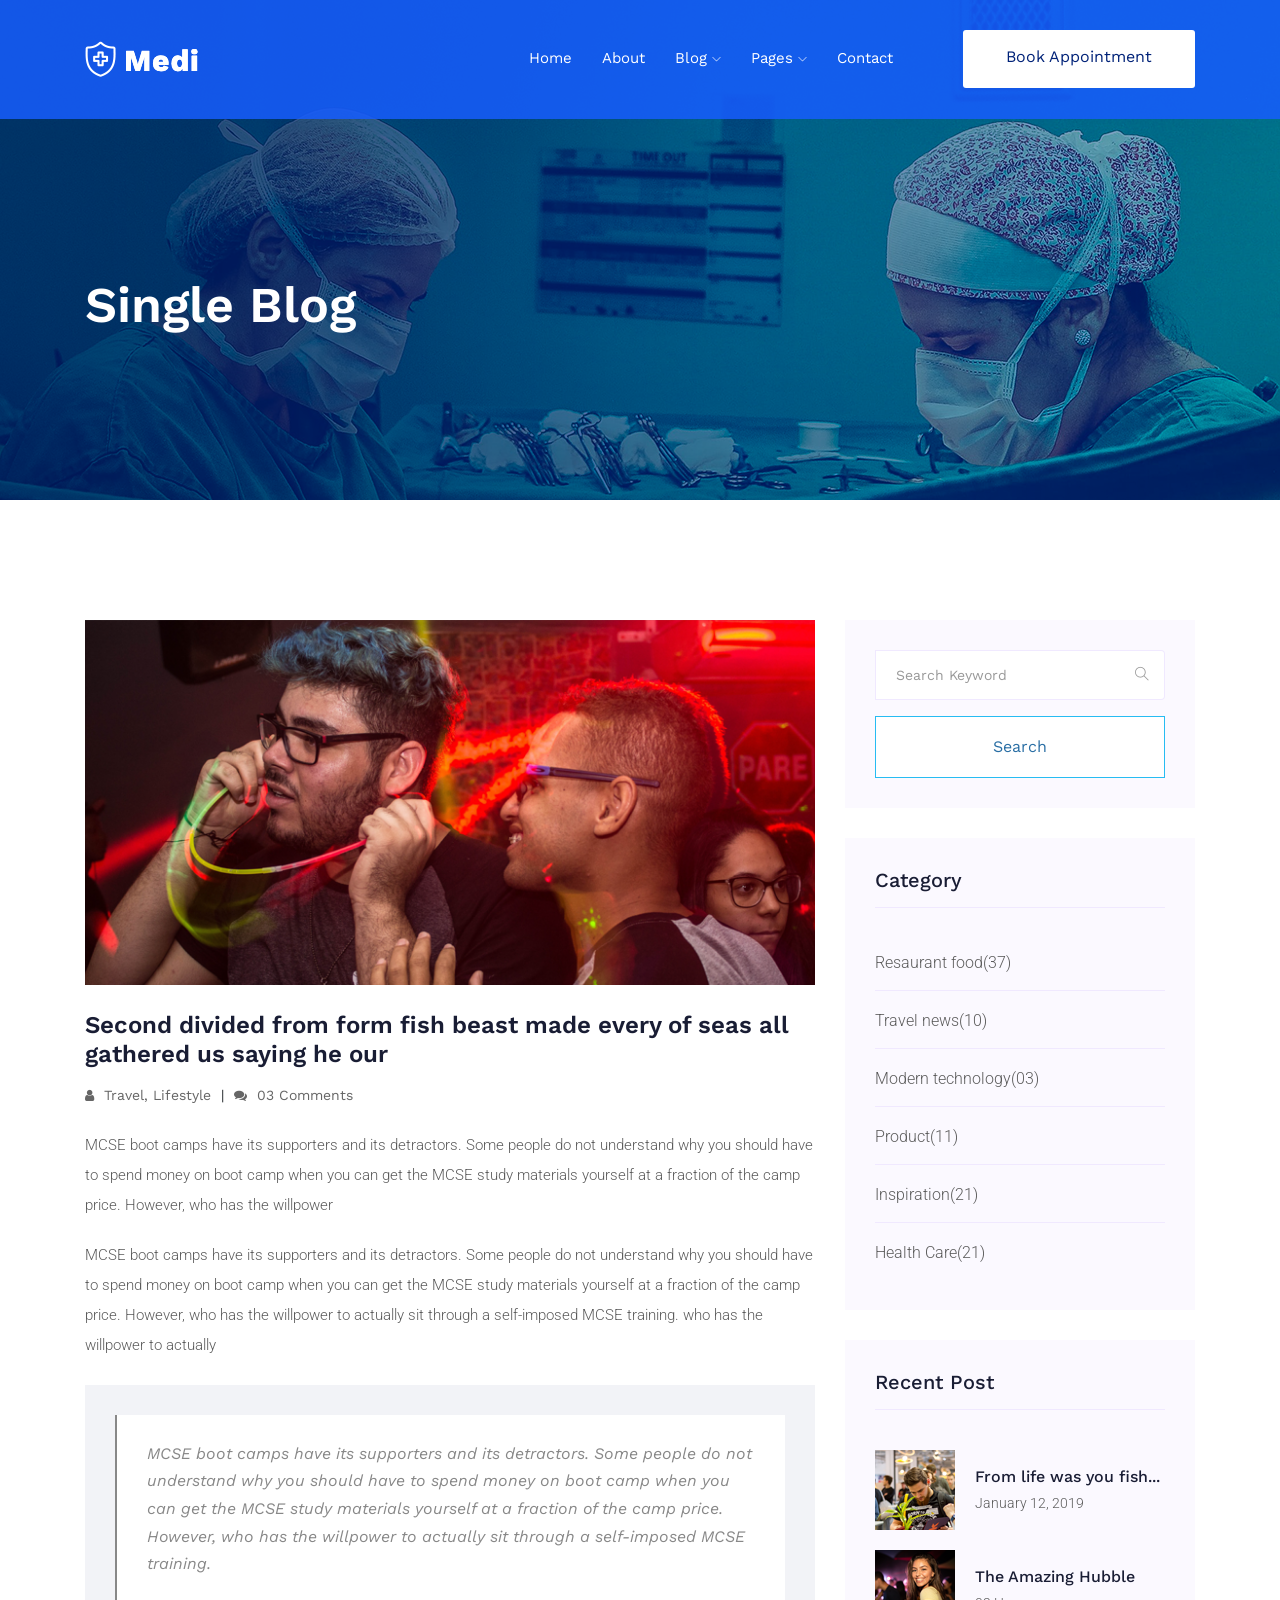
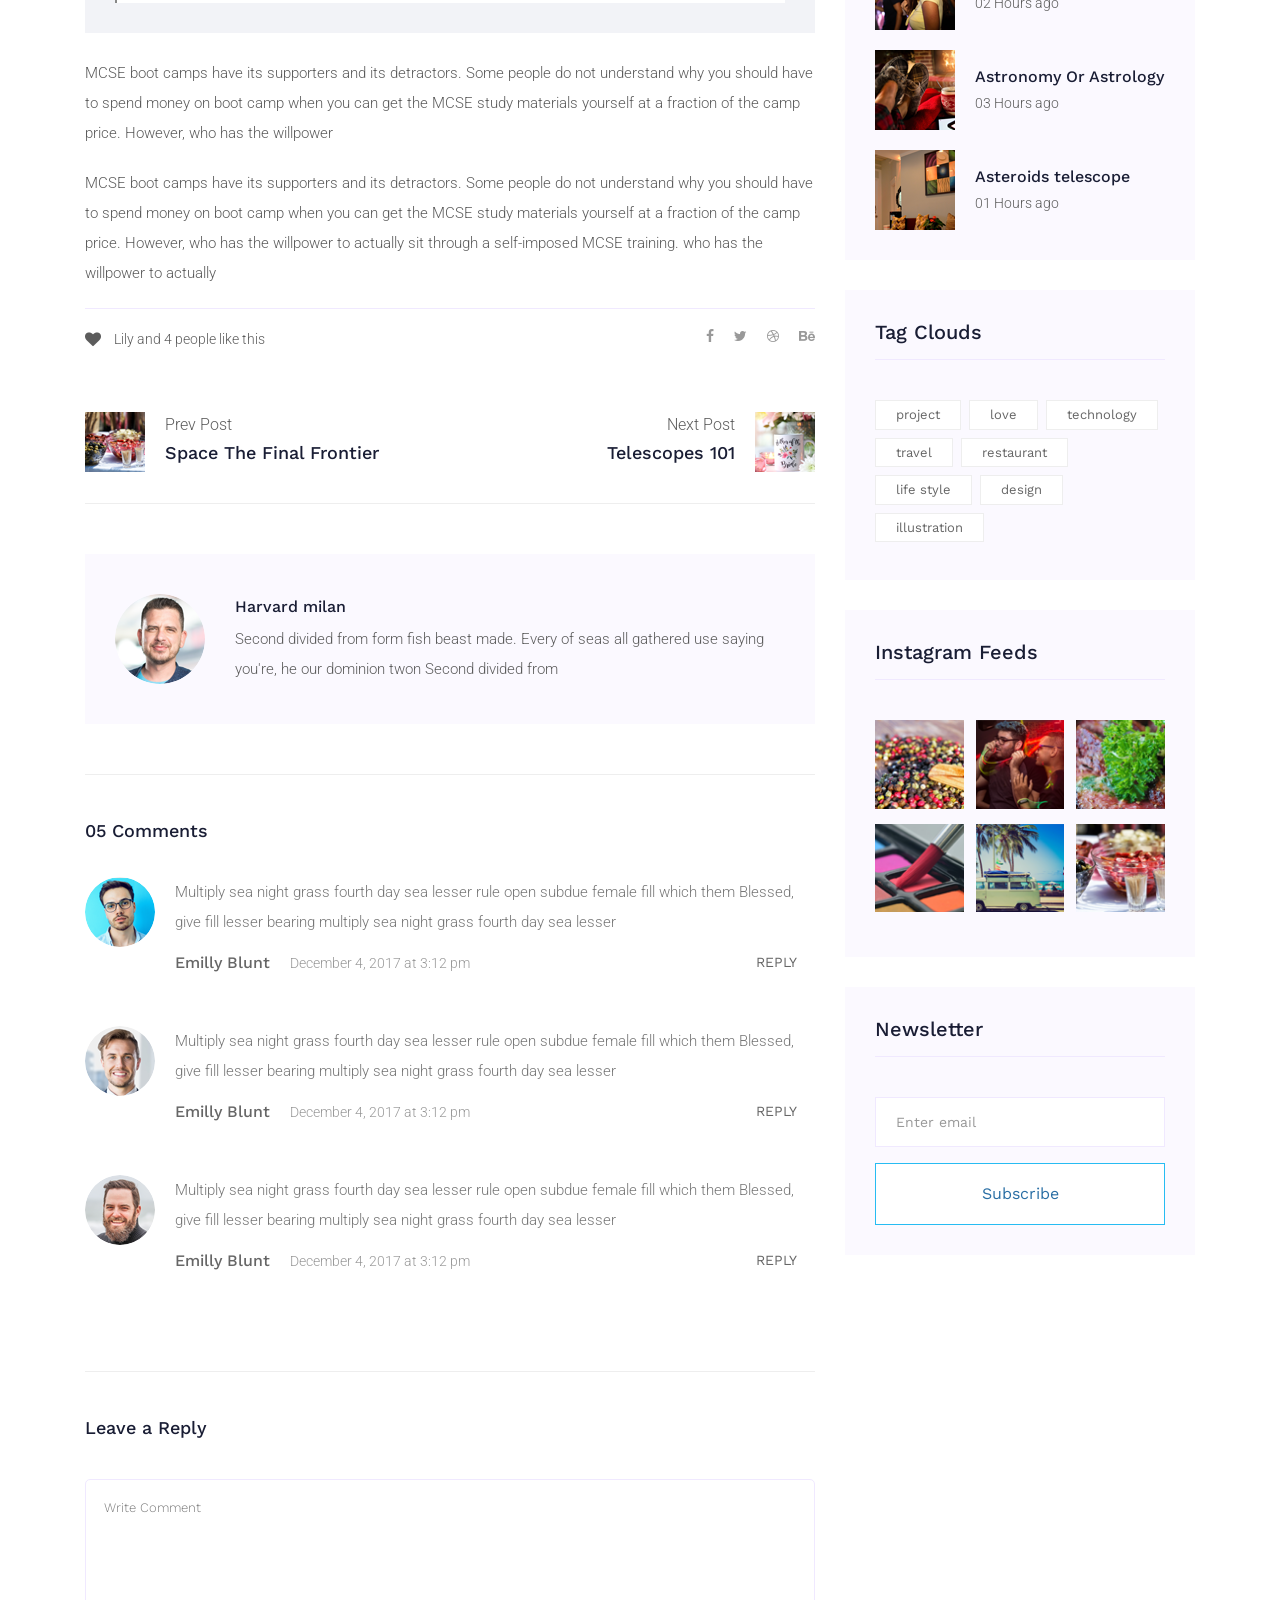
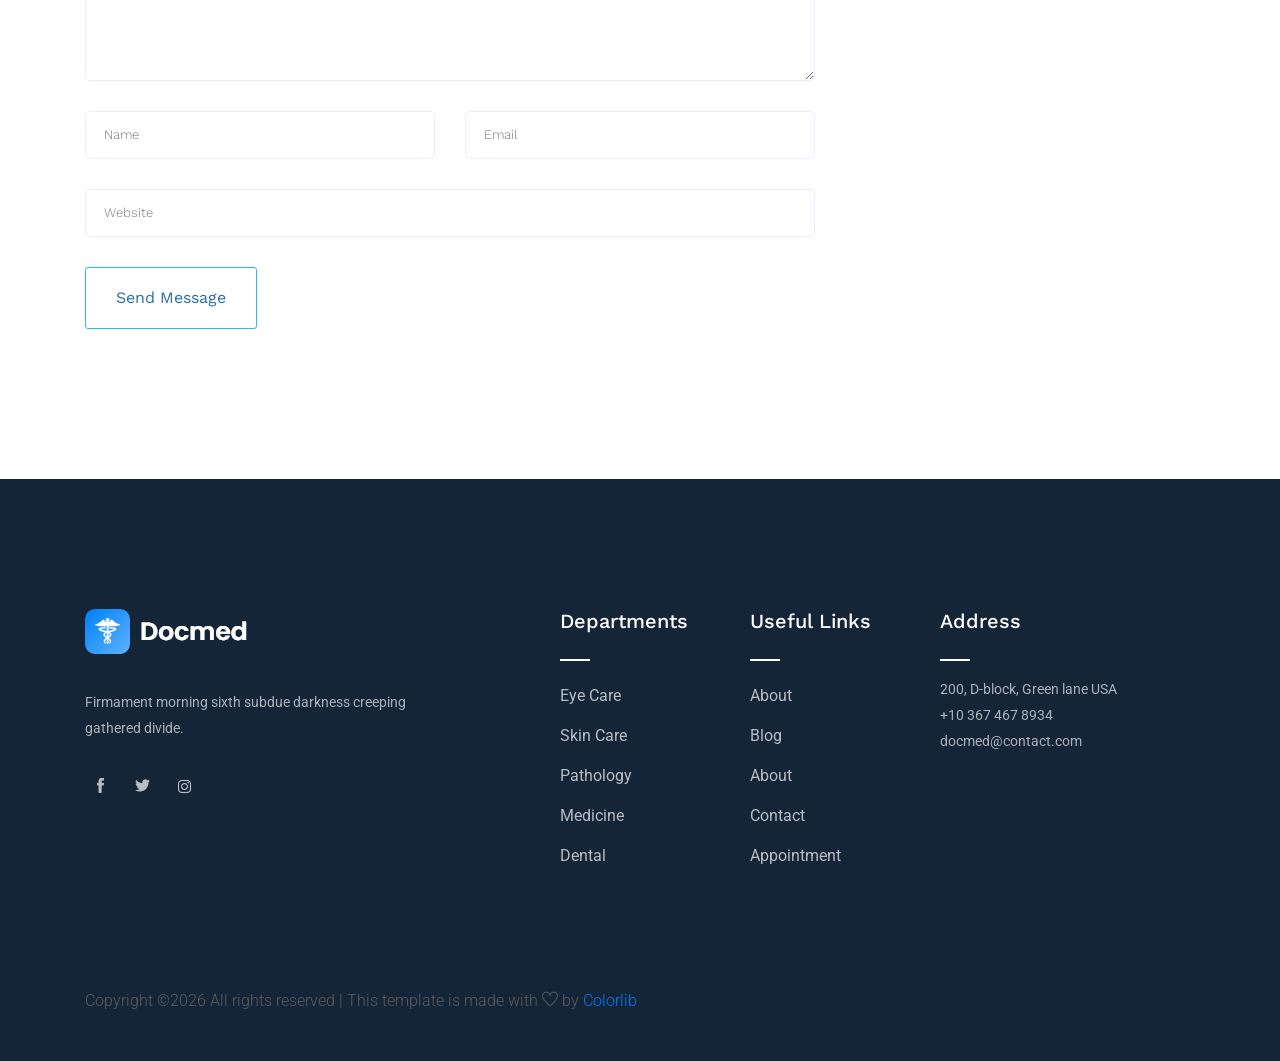
<file: A.medi/single-blog.html>
<!doctype html>
<html class="no-js" lang="zxx">

<head>
   <meta charset="utf-8">
   <meta http-equiv="x-ua-compatible" content="ie=edge">
   <title>Docmed</title>
   <meta name="description" content="">
   <meta name="viewport" content="width=device-width, initial-scale=1">

   <!-- <link rel="manifest" href="site.webmanifest"> -->
   <link rel="shortcut icon" type="image/x-icon" href="img/favicon.png">
   <!-- Place favicon.ico in the root directory -->

    <!-- CSS here -->
    <link rel="stylesheet" href="css/bootstrap.min.css">
    <link rel="stylesheet" href="css/owl.carousel.min.css">
    <link rel="stylesheet" href="css/magnific-popup.css">
    <link rel="stylesheet" href="css/font-awesome.min.css">
    <link rel="stylesheet" href="css/themify-icons.css">
    <link rel="stylesheet" href="css/nice-select.css">
    <link rel="stylesheet" href="css/flaticon.css">
    <link rel="stylesheet" href="css/gijgo.css">
    <link rel="stylesheet" href="css/animate.css">
    <link rel="stylesheet" href="css/slicknav.css">
    <link rel="stylesheet" href="css/style.css">
</head>

<body>
   <!--[if lte IE 9]>
            <p class="browserupgrade">You are using an <strong>outdated</strong> browser. Please <a href="https://browsehappy.com/">upgrade your browser</a> to improve your experience and security.</p>
        <![endif]-->
    <!-- header-start -->
    <header>
      <div class="header-area ">
          <div id="sticky-header" class="main-header-area">
              <div class="container">
                  <div class="row align-items-center">
                      <div class="col-xl-3 col-lg-3">
                          <div class="logo-img">
                              <a href="index.html">
                                  <img src="img/logo.png" alt="">
                              </a>
                          </div>
                      </div>
                      <div class="col-xl-9 col-lg-9">
                          <div class="menu_wrap d-none d-lg-block">
                              <div class="menu_wrap_inner d-flex align-items-center justify-content-end">
                                  <div class="main-menu">
                                      <nav>
                                          <ul id="navigation">
                                              <li><a href="index.html">home</a></li>
                                              <li><a href="about.html">About</a></li>
                                              <li><a href="#">blog <i class="ti-angle-down"></i></a>
                                                  <ul class="submenu">
                                                      <li><a href="blog.html">blog</a></li>
                                                      <li><a href="single-blog.html">single-blog</a></li>
                                                  </ul>
                                              </li>
                                              <li><a href="#">pages <i class="ti-angle-down"></i></a>
                                                  <ul class="submenu">
                                                      <li><a href="department.html">Deportment</a></li>
                                                      <li><a href="elements.html">elements</a></li>
                                                  </ul>
                                              </li>
                                              <li><a href="contact.html">Contact</a></li>
                                          </ul>
                                      </nav>
                                  </div>
                                  <div class="book_room">
                                      <div class="book_btn">
                                          <a class="popup-with-form" href="#test-form">Book  Appointment</a>
                                      </div>
                                  </div>
                              </div>
                          </div>
                      </div>
                      <div class="col-12">
                          <div class="mobile_menu d-block d-lg-none"></div>
                      </div>
                  </div>
              </div>
          </div>
      </div>
  </header>
  <!-- header-end -->

  <!-- bradcam_area_start  -->
  <div class="bradcam_area breadcam_bg">
      <div class="container">
          <div class="row">
              <div class="col-xl-12">
                  <div class="bradcam_text">
                      <h3>single Blog</h3>
                  </div>
              </div>
          </div>
      </div>
  </div>
  <!-- bradcam_area_end  -->

   <!--================Blog Area =================-->
   <section class="blog_area single-post-area section-padding">
      <div class="container">
         <div class="row">
            <div class="col-lg-8 posts-list">
               <div class="single-post">
                  <div class="feature-img">
                     <img class="img-fluid" src="img/blog/single_blog_1.png" alt="">
                  </div>
                  <div class="blog_details">
                     <h2>Second divided from form fish beast made every of seas
                        all gathered us saying he our
                     </h2>
                     <ul class="blog-info-link mt-3 mb-4">
                        <li><a href="#"><i class="fa fa-user"></i> Travel, Lifestyle</a></li>
                        <li><a href="#"><i class="fa fa-comments"></i> 03 Comments</a></li>
                     </ul>
                     <p class="excert">
                        MCSE boot camps have its supporters and its detractors. Some people do not understand why you
                        should have to spend money on boot camp when you can get the MCSE study materials yourself at a
                        fraction of the camp price. However, who has the willpower
                     </p>
                     <p>
                        MCSE boot camps have its supporters and its detractors. Some people do not understand why you
                        should have to spend money on boot camp when you can get the MCSE study materials yourself at a
                        fraction of the camp price. However, who has the willpower to actually sit through a
                        self-imposed MCSE training. who has the willpower to actually
                     </p>
                     <div class="quote-wrapper">
                        <div class="quotes">
                           MCSE boot camps have its supporters and its detractors. Some people do not understand why you
                           should have to spend money on boot camp when you can get the MCSE study materials yourself at
                           a fraction of the camp price. However, who has the willpower to actually sit through a
                           self-imposed MCSE training.
                        </div>
                     </div>
                     <p>
                        MCSE boot camps have its supporters and its detractors. Some people do not understand why you
                        should have to spend money on boot camp when you can get the MCSE study materials yourself at a
                        fraction of the camp price. However, who has the willpower
                     </p>
                     <p>
                        MCSE boot camps have its supporters and its detractors. Some people do not understand why you
                        should have to spend money on boot camp when you can get the MCSE study materials yourself at a
                        fraction of the camp price. However, who has the willpower to actually sit through a
                        self-imposed MCSE training. who has the willpower to actually
                     </p>
                  </div>
               </div>
               <div class="navigation-top">
                  <div class="d-sm-flex justify-content-between text-center">
                     <p class="like-info"><span class="align-middle"><i class="fa fa-heart"></i></span> Lily and 4
                        people like this</p>
                     <div class="col-sm-4 text-center my-2 my-sm-0">
                        <!-- <p class="comment-count"><span class="align-middle"><i class="fa fa-comment"></i></span> 06 Comments</p> -->
                     </div>
                     <ul class="social-icons">
                        <li><a href="#"><i class="fa fa-facebook-f"></i></a></li>
                        <li><a href="#"><i class="fa fa-twitter"></i></a></li>
                        <li><a href="#"><i class="fa fa-dribbble"></i></a></li>
                        <li><a href="#"><i class="fa fa-behance"></i></a></li>
                     </ul>
                  </div>
                  <div class="navigation-area">
                     <div class="row">
                        <div
                           class="col-lg-6 col-md-6 col-12 nav-left flex-row d-flex justify-content-start align-items-center">
                           <div class="thumb">
                              <a href="#">
                                 <img class="img-fluid" src="img/post/preview.png" alt="">
                              </a>
                           </div>
                           <div class="arrow">
                              <a href="#">
                                 <span class="lnr text-white ti-arrow-left"></span>
                              </a>
                           </div>
                           <div class="detials">
                              <p>Prev Post</p>
                              <a href="#">
                                 <h4>Space The Final Frontier</h4>
                              </a>
                           </div>
                        </div>
                        <div
                           class="col-lg-6 col-md-6 col-12 nav-right flex-row d-flex justify-content-end align-items-center">
                           <div class="detials">
                              <p>Next Post</p>
                              <a href="#">
                                 <h4>Telescopes 101</h4>
                              </a>
                           </div>
                           <div class="arrow">
                              <a href="#">
                                 <span class="lnr text-white ti-arrow-right"></span>
                              </a>
                           </div>
                           <div class="thumb">
                              <a href="#">
                                 <img class="img-fluid" src="img/post/next.png" alt="">
                              </a>
                           </div>
                        </div>
                     </div>
                  </div>
               </div>
               <div class="blog-author">
                  <div class="media align-items-center">
                     <img src="img/blog/author.png" alt="">
                     <div class="media-body">
                        <a href="#">
                           <h4>Harvard milan</h4>
                        </a>
                        <p>Second divided from form fish beast made. Every of seas all gathered use saying you're, he
                           our dominion twon Second divided from</p>
                     </div>
                  </div>
               </div>
               <div class="comments-area">
                  <h4>05 Comments</h4>
                  <div class="comment-list">
                     <div class="single-comment justify-content-between d-flex">
                        <div class="user justify-content-between d-flex">
                           <div class="thumb">
                              <img src="img/comment/comment_1.png" alt="">
                           </div>
                           <div class="desc">
                              <p class="comment">
                                 Multiply sea night grass fourth day sea lesser rule open subdue female fill which them
                                 Blessed, give fill lesser bearing multiply sea night grass fourth day sea lesser
                              </p>
                              <div class="d-flex justify-content-between">
                                 <div class="d-flex align-items-center">
                                    <h5>
                                       <a href="#">Emilly Blunt</a>
                                    </h5>
                                    <p class="date">December 4, 2017 at 3:12 pm </p>
                                 </div>
                                 <div class="reply-btn">
                                    <a href="#" class="btn-reply text-uppercase">reply</a>
                                 </div>
                              </div>
                           </div>
                        </div>
                     </div>
                  </div>
                  <div class="comment-list">
                     <div class="single-comment justify-content-between d-flex">
                        <div class="user justify-content-between d-flex">
                           <div class="thumb">
                              <img src="img/comment/comment_2.png" alt="">
                           </div>
                           <div class="desc">
                              <p class="comment">
                                 Multiply sea night grass fourth day sea lesser rule open subdue female fill which them
                                 Blessed, give fill lesser bearing multiply sea night grass fourth day sea lesser
                              </p>
                              <div class="d-flex justify-content-between">
                                 <div class="d-flex align-items-center">
                                    <h5>
                                       <a href="#">Emilly Blunt</a>
                                    </h5>
                                    <p class="date">December 4, 2017 at 3:12 pm </p>
                                 </div>
                                 <div class="reply-btn">
                                    <a href="#" class="btn-reply text-uppercase">reply</a>
                                 </div>
                              </div>
                           </div>
                        </div>
                     </div>
                  </div>
                  <div class="comment-list">
                     <div class="single-comment justify-content-between d-flex">
                        <div class="user justify-content-between d-flex">
                           <div class="thumb">
                              <img src="img/comment/comment_3.png" alt="">
                           </div>
                           <div class="desc">
                              <p class="comment">
                                 Multiply sea night grass fourth day sea lesser rule open subdue female fill which them
                                 Blessed, give fill lesser bearing multiply sea night grass fourth day sea lesser
                              </p>
                              <div class="d-flex justify-content-between">
                                 <div class="d-flex align-items-center">
                                    <h5>
                                       <a href="#">Emilly Blunt</a>
                                    </h5>
                                    <p class="date">December 4, 2017 at 3:12 pm </p>
                                 </div>
                                 <div class="reply-btn">
                                    <a href="#" class="btn-reply text-uppercase">reply</a>
                                 </div>
                              </div>
                           </div>
                        </div>
                     </div>
                  </div>
               </div>
               <div class="comment-form">
                  <h4>Leave a Reply</h4>
                  <form class="form-contact comment_form" action="#" id="commentForm">
                     <div class="row">
                        <div class="col-12">
                           <div class="form-group">
                              <textarea class="form-control w-100" name="comment" id="comment" cols="30" rows="9"
                                 placeholder="Write Comment"></textarea>
                           </div>
                        </div>
                        <div class="col-sm-6">
                           <div class="form-group">
                              <input class="form-control" name="name" id="name" type="text" placeholder="Name">
                           </div>
                        </div>
                        <div class="col-sm-6">
                           <div class="form-group">
                              <input class="form-control" name="email" id="email" type="email" placeholder="Email">
                           </div>
                        </div>
                        <div class="col-12">
                           <div class="form-group">
                              <input class="form-control" name="website" id="website" type="text" placeholder="Website">
                           </div>
                        </div>
                     </div>
                     <div class="form-group">
                        <button type="submit" class="button button-contactForm btn_1 boxed-btn">Send Message</button>
                     </div>
                  </form>
               </div>
            </div>
            <div class="col-lg-4">
               <div class="blog_right_sidebar">
                  <aside class="single_sidebar_widget search_widget">
                     <form action="#">
                        <div class="form-group">
                           <div class="input-group mb-3">
                              <input type="text" class="form-control" placeholder='Search Keyword'
                                 onfocus="this.placeholder = ''" onblur="this.placeholder = 'Search Keyword'">
                              <div class="input-group-append">
                                 <button class="btn" type="button"><i class="ti-search"></i></button>
                              </div>
                           </div>
                        </div>
                        <button class="button rounded-0 primary-bg text-white w-100 btn_1 boxed-btn"
                           type="submit">Search</button>
                     </form>
                  </aside>
                  <aside class="single_sidebar_widget post_category_widget">
                     <h4 class="widget_title">Category</h4>
                     <ul class="list cat-list">
                        <li>
                           <a href="#" class="d-flex">
                              <p>Resaurant food</p>
                              <p>(37)</p>
                           </a>
                        </li>
                        <li>
                           <a href="#" class="d-flex">
                              <p>Travel news</p>
                              <p>(10)</p>
                           </a>
                        </li>
                        <li>
                           <a href="#" class="d-flex">
                              <p>Modern technology</p>
                              <p>(03)</p>
                           </a>
                        </li>
                        <li>
                           <a href="#" class="d-flex">
                              <p>Product</p>
                              <p>(11)</p>
                           </a>
                        </li>
                        <li>
                           <a href="#" class="d-flex">
                              <p>Inspiration</p>
                              <p>(21)</p>
                           </a>
                        </li>
                        <li>
                           <a href="#" class="d-flex">
                              <p>Health Care</p>
                              <p>(21)</p>
                           </a>
                        </li>
                     </ul>
                  </aside>
                  <aside class="single_sidebar_widget popular_post_widget">
                     <h3 class="widget_title">Recent Post</h3>
                     <div class="media post_item">
                        <img src="img/post/post_1.png" alt="post">
                        <div class="media-body">
                           <a href="single-blog.html">
                              <h3>From life was you fish...</h3>
                           </a>
                           <p>January 12, 2019</p>
                        </div>
                     </div>
                     <div class="media post_item">
                        <img src="img/post/post_2.png" alt="post">
                        <div class="media-body">
                           <a href="single-blog.html">
                              <h3>The Amazing Hubble</h3>
                           </a>
                           <p>02 Hours ago</p>
                        </div>
                     </div>
                     <div class="media post_item">
                        <img src="img/post/post_3.png" alt="post">
                        <div class="media-body">
                           <a href="single-blog.html">
                              <h3>Astronomy Or Astrology</h3>
                           </a>
                           <p>03 Hours ago</p>
                        </div>
                     </div>
                     <div class="media post_item">
                        <img src="img/post/post_4.png" alt="post">
                        <div class="media-body">
                           <a href="single-blog.html">
                              <h3>Asteroids telescope</h3>
                           </a>
                           <p>01 Hours ago</p>
                        </div>
                     </div>
                  </aside>
                  <aside class="single_sidebar_widget tag_cloud_widget">
                     <h4 class="widget_title">Tag Clouds</h4>
                     <ul class="list">
                        <li>
                           <a href="#">project</a>
                        </li>
                        <li>
                           <a href="#">love</a>
                        </li>
                        <li>
                           <a href="#">technology</a>
                        </li>
                        <li>
                           <a href="#">travel</a>
                        </li>
                        <li>
                           <a href="#">restaurant</a>
                        </li>
                        <li>
                           <a href="#">life style</a>
                        </li>
                        <li>
                           <a href="#">design</a>
                        </li>
                        <li>
                           <a href="#">illustration</a>
                        </li>
                     </ul>
                  </aside>
                  <aside class="single_sidebar_widget instagram_feeds">
                     <h4 class="widget_title">Instagram Feeds</h4>
                     <ul class="instagram_row flex-wrap">
                        <li>
                           <a href="#">
                              <img class="img-fluid" src="img/post/post_5.png" alt="">
                           </a>
                        </li>
                        <li>
                           <a href="#">
                              <img class="img-fluid" src="img/post/post_6.png" alt="">
                           </a>
                        </li>
                        <li>
                           <a href="#">
                              <img class="img-fluid" src="img/post/post_7.png" alt="">
                           </a>
                        </li>
                        <li>
                           <a href="#">
                              <img class="img-fluid" src="img/post/post_8.png" alt="">
                           </a>
                        </li>
                        <li>
                           <a href="#">
                              <img class="img-fluid" src="img/post/post_9.png" alt="">
                           </a>
                        </li>
                        <li>
                           <a href="#">
                              <img class="img-fluid" src="img/post/post_10.png" alt="">
                           </a>
                        </li>
                     </ul>
                  </aside>
                  <aside class="single_sidebar_widget newsletter_widget">
                     <h4 class="widget_title">Newsletter</h4>
                     <form action="#">
                        <div class="form-group">
                           <input type="email" class="form-control" onfocus="this.placeholder = ''"
                              onblur="this.placeholder = 'Enter email'" placeholder='Enter email' required>
                        </div>
                        <button class="button rounded-0 primary-bg text-white w-100 btn_1 boxed-btn"
                           type="submit">Subscribe</button>
                     </form>
                  </aside>
               </div>
            </div>
         </div>
      </div>
   </section>
   <!--================ Blog Area end =================-->

<!-- footer start -->
<footer class="footer">
   <div class="footer_top">
       <div class="container">
           <div class="row">
               <div class="col-xl-4 col-md-6 col-lg-4">
                   <div class="footer_widget">
                       <div class="footer_logo">
                           <a href="#">
                               <img src="img/footer_logo.png" alt="">
                           </a>
                       </div>
                       <p>
                               Firmament morning sixth subdue darkness 
                               creeping gathered divide.
                       </p>
                       <div class="socail_links">
                           <ul>
                               <li>
                                   <a href="#">
                                       <i class="ti-facebook"></i>
                                   </a>
                               </li>
                               <li>
                                   <a href="#">
                                       <i class="ti-twitter-alt"></i>
                                   </a>
                               </li>
                               <li>
                                   <a href="#">
                                       <i class="fa fa-instagram"></i>
                                   </a>
                               </li>
                           </ul>
                       </div>

                   </div>
               </div>
               <div class="col-xl-2 offset-xl-1 col-md-6 col-lg-3">
                   <div class="footer_widget">
                       <h3 class="footer_title">
                               Departments
                       </h3>
                       <ul>
                           <li><a href="#">Eye Care</a></li>
                           <li><a href="#">Skin Care</a></li>
                           <li><a href="#">Pathology</a></li>
                           <li><a href="#">Medicine</a></li>
                           <li><a href="#">Dental</a></li>
                       </ul>

                   </div>
               </div>
               <div class="col-xl-2 col-md-6 col-lg-2">
                   <div class="footer_widget">
                       <h3 class="footer_title">
                               Useful Links
                       </h3>
                       <ul>
                           <li><a href="#">About</a></li>
                           <li><a href="#">Blog</a></li>
                           <li><a href="#">About</a></li>
                           <li><a href="#"> Contact</a></li>
                           <li><a href="#"> Appointment</a></li>
                       </ul>
                   </div>
               </div>
               <div class="col-xl-3 col-md-6 col-lg-3">
                   <div class="footer_widget">
                       <h3 class="footer_title">
                               Address
                       </h3>
                       <p>
                           200, D-block, Green lane USA <br>
                           +10 367 467 8934 <br>
                           docmed@contact.com
                       </p>
                   </div>
               </div>
           </div>
       </div>
   </div>
   <div class="copy-right_text">
       <div class="container">
           <div class="footer_border"></div>
           <div class="row">
               <div class="col-xl-12">
                   <p class="copy_right text-center">
                       <p><!-- Link back to Colorlib can't be removed. Template is licensed under CC BY 3.0. -->
  Copyright &copy;<script>document.write(new Date().getFullYear());</script> All rights reserved | This template is made with <i class="ti-heart" aria-hidden="true"></i> by <a href="https://colorlib.com" target="_blank">Colorlib</a>
  <!-- Link back to Colorlib can't be removed. Template is licensed under CC BY 3.0. --></p>
                   </p>
               </div>
           </div>
       </div>
   </div>
</footer>
<!-- footer end  -->
<!-- link that opens popup -->

    <!-- form itself end-->
    <form id="test-form" class="white-popup-block mfp-hide">
      <div class="popup_box ">
          <div class="popup_inner">
              <h3>
                  Book an 
              <span>Appointment</span>
              </h3>
              <form action="#">
                  <div class="row">
                      <div class="col-xl-12">
                          <select class="form-select wide" id="default-select" class="">
                              <option data-display="Please select doctor to visit">Please select doctor to visit </option>
                              <option value="1">Anaf</option>
                              <option value="2">Nayna Therapy</option>
                              <option value="3">Nadif</option>
                          </select>
                      </div>
                      <div class="col-xl-9">
                          <input type="text"  placeholder="Your name ">
                      </div>
                      <div class="col-xl-3">
                          <input type="text"  placeholder="Your age">
                      </div>
                      <div class="col-xl-6">
                          <input type="text"  placeholder="Phone number ">
                      </div>
                      <div class="col-xl-6">
                          <input type="email"  placeholder="Email Address">
                      </div>
                      <div class="col-xl-6">
                          <input class="datepicker" placeholder="Appointment Date">
                      </div>
                      <div class="col-xl-6">
                          <input class="timepicker" placeholder="Suitable time">
                      </div>
                      <div class="col-xl-12">
                          <button type="submit" class="boxed-btn3">Make an Appointment</button>
                      </div>
                  </div>
              </form>
          </div>
      </div>
  </form>
  <!-- form itself end -->


    <!-- form itself end-->
    <form id="test-form" class="white-popup-block mfp-hide">
      <div class="popup_box ">
          <div class="popup_inner">
              <h3>
                  Book an 
              <span>Appointment</span>
              </h3>
              <form action="#">
                  <div class="row">
                      <div class="col-xl-12">
                          <select class="form-select wide" id="default-select" class="">
                              <option data-display="Please select doctor to visit">Please select doctor to visit </option>
                              <option value="1">Anaf</option>
                              <option value="2">Nayna Therapy</option>
                              <option value="3">Nadif</option>
                          </select>
                      </div>
                      <div class="col-xl-9">
                          <input type="text"  placeholder="Your name ">
                      </div>
                      <div class="col-xl-3">
                          <input type="text"  placeholder="Your age">
                      </div>
                      <div class="col-xl-6">
                          <input type="text"  placeholder="Phone number ">
                      </div>
                      <div class="col-xl-6">
                          <input type="email"  placeholder="Email Address">
                      </div>
                      <div class="col-xl-6">
                          <input class="datepicker" placeholder="Appointment Date">
                      </div>
                      <div class="col-xl-6">
                          <input class="timepicker" placeholder="Suitable time">
                      </div>
                      <div class="col-xl-12">
                          <button type="submit" class="boxed-btn3">Make an Appointment</button>
                      </div>
                  </div>
              </form>
          </div>
      </div>
  </form>
  <!-- form itself end -->

  <!-- JS here -->
  <script src="js/vendor/modernizr-3.5.0.min.js"></script>
  <script src="js/vendor/jquery-1.12.4.min.js"></script>
  <script src="js/popper.min.js"></script>
  <script src="js/bootstrap.min.js"></script>
  <script src="js/owl.carousel.min.js"></script>
  <script src="js/isotope.pkgd.min.js"></script>
  <script src="js/ajax-form.js"></script>
  <script src="js/waypoints.min.js"></script>
  <script src="js/jquery.counterup.min.js"></script>
  <script src="js/imagesloaded.pkgd.min.js"></script>
  <script src="js/scrollIt.js"></script>
  <script src="js/jquery.scrollUp.min.js"></script>
  <script src="js/wow.min.js"></script>
  <script src="js/nice-select.min.js"></script>
  <script src="js/jquery.slicknav.min.js"></script>
  <script src="js/jquery.magnific-popup.min.js"></script>
  <script src="js/plugins.js"></script>
  <script src="js/gijgo.min.js"></script>
  <!--contact js-->
  <script src="js/contact.js"></script>
  <script src="js/jquery.ajaxchimp.min.js"></script>
  <script src="js/jquery.form.js"></script>
  <script src="js/jquery.validate.min.js"></script>
  <script src="js/mail-script.js"></script>

  <script src="js/main.js"></script>
  <script>
      $('.datepicker').datepicker({
          iconsLibrary: 'fontawesome',
          icons: {
              rightIcon: '<span class="fa fa-calendar"></span>'
          }
      });

      $('.timepicker').timepicker({
          iconsLibrary: 'fontawesome',
          icons: {
              rightIcon: '<span class="fa fa-clock-o"></span>'
          }
      });
  $(document).ready(function() {
  $('.js-example-basic-multiple').select2();
});
  </script>
</body>

</html>
</file>
<file: A.medi/css/themify-icons.css>
@font-face {
	font-family: 'themify';
	src:url('../fonts/themify.eot?-fvbane');
	src:url('../fonts/themify.eot?#iefix-fvbane') format('embedded-opentype'),
		url('../fonts/themify.woff?-fvbane') format('woff'),
		url('../fonts/themify.ttf?-fvbane') format('truetype'),
		url('../fonts/themify.svg?-fvbane#themify') format('svg');
	font-weight: normal;
	font-style: normal;
}

[class^="ti-"], [class*=" ti-"] {
	font-family: 'themify';
	/* speak: none; */
	font-style: normal;
	font-weight: normal;
	font-variant: normal;
	text-transform: none;
	line-height: 1;

	/* Better Font Rendering =========== */
	-webkit-font-smoothing: antialiased;
	-moz-osx-font-smoothing: grayscale;
}

.ti-wand:before {
	content: "\e600";
}
.ti-volume:before {
	content: "\e601";
}
.ti-user:before {
	content: "\e602";
}
.ti-unlock:before {
	content: "\e603";
}
.ti-unlink:before {
	content: "\e604";
}
.ti-trash:before {
	content: "\e605";
}
.ti-thought:before {
	content: "\e606";
}
.ti-target:before {
	content: "\e607";
}
.ti-tag:before {
	content: "\e608";
}
.ti-tablet:before {
	content: "\e609";
}
.ti-star:before {
	content: "\e60a";
}
.ti-spray:before {
	content: "\e60b";
}
.ti-signal:before {
	content: "\e60c";
}
.ti-shopping-cart:before {
	content: "\e60d";
}
.ti-shopping-cart-full:before {
	content: "\e60e";
}
.ti-settings:before {
	content: "\e60f";
}
.ti-search:before {
	content: "\e610";
}
.ti-zoom-in:before {
	content: "\e611";
}
.ti-zoom-out:before {
	content: "\e612";
}
.ti-cut:before {
	content: "\e613";
}
.ti-ruler:before {
	content: "\e614";
}
.ti-ruler-pencil:before {
	content: "\e615";
}
.ti-ruler-alt:before {
	content: "\e616";
}
.ti-bookmark:before {
	content: "\e617";
}
.ti-bookmark-alt:before {
	content: "\e618";
}
.ti-reload:before {
	content: "\e619";
}
.ti-plus:before {
	content: "\e61a";
}
.ti-pin:before {
	content: "\e61b";
}
.ti-pencil:before {
	content: "\e61c";
}
.ti-pencil-alt:before {
	content: "\e61d";
}
.ti-paint-roller:before {
	content: "\e61e";
}
.ti-paint-bucket:before {
	content: "\e61f";
}
.ti-na:before {
	content: "\e620";
}
.ti-mobile:before {
	content: "\e621";
}
.ti-minus:before {
	content: "\e622";
}
.ti-medall:before {
	content: "\e623";
}
.ti-medall-alt:before {
	content: "\e624";
}
.ti-marker:before {
	content: "\e625";
}
.ti-marker-alt:before {
	content: "\e626";
}
.ti-arrow-up:before {
	content: "\e627";
}
.ti-arrow-right:before {
	content: "\e628";
}
.ti-arrow-left:before {
	content: "\e629";
}
.ti-arrow-down:before {
	content: "\e62a";
}
.ti-lock:before {
	content: "\e62b";
}
.ti-location-arrow:before {
	content: "\e62c";
}
.ti-link:before {
	content: "\e62d";
}
.ti-layout:before {
	content: "\e62e";
}
.ti-layers:before {
	content: "\e62f";
}
.ti-layers-alt:before {
	content: "\e630";
}
.ti-key:before {
	content: "\e631";
}
.ti-import:before {
	content: "\e632";
}
.ti-image:before {
	content: "\e633";
}
.ti-heart:before {
	content: "\e634";
}
.ti-heart-broken:before {
	content: "\e635";
}
.ti-hand-stop:before {
	content: "\e636";
}
.ti-hand-open:before {
	content: "\e637";
}
.ti-hand-drag:before {
	content: "\e638";
}
.ti-folder:before {
	content: "\e639";
}
.ti-flag:before {
	content: "\e63a";
}
.ti-flag-alt:before {
	content: "\e63b";
}
.ti-flag-alt-2:before {
	content: "\e63c";
}
.ti-eye:before {
	content: "\e63d";
}
.ti-export:before {
	content: "\e63e";
}
.ti-exchange-vertical:before {
	content: "\e63f";
}
.ti-desktop:before {
	content: "\e640";
}
.ti-cup:before {
	content: "\e641";
}
.ti-crown:before {
	content: "\e642";
}
.ti-comments:before {
	content: "\e643";
}
.ti-comment:before {
	content: "\e644";
}
.ti-comment-alt:before {
	content: "\e645";
}
.ti-close:before {
	content: "\e646";
}
.ti-clip:before {
	content: "\e647";
}
.ti-angle-up:before {
	content: "\e648";
}
.ti-angle-right:before {
	content: "\e649";
}
.ti-angle-left:before {
	content: "\e64a";
}
.ti-angle-down:before {
	content: "\e64b";
}
.ti-check:before {
	content: "\e64c";
}
.ti-check-box:before {
	content: "\e64d";
}
.ti-camera:before {
	content: "\e64e";
}
.ti-announcement:before {
	content: "\e64f";
}
.ti-brush:before {
	content: "\e650";
}
.ti-briefcase:before {
	content: "\e651";
}
.ti-bolt:before {
	content: "\e652";
}
.ti-bolt-alt:before {
	content: "\e653";
}
.ti-blackboard:before {
	content: "\e654";
}
.ti-bag:before {
	content: "\e655";
}
.ti-move:before {
	content: "\e656";
}
.ti-arrows-vertical:before {
	content: "\e657";
}
.ti-arrows-horizontal:before {
	content: "\e658";
}
.ti-fullscreen:before {
	content: "\e659";
}
.ti-arrow-top-right:before {
	content: "\e65a";
}
.ti-arrow-top-left:before {
	content: "\e65b";
}
.ti-arrow-circle-up:before {
	content: "\e65c";
}
.ti-arrow-circle-right:before {
	content: "\e65d";
}
.ti-arrow-circle-left:before {
	content: "\e65e";
}
.ti-arrow-circle-down:before {
	content: "\e65f";
}
.ti-angle-double-up:before {
	content: "\e660";
}
.ti-angle-double-right:before {
	content: "\e661";
}
.ti-angle-double-left:before {
	content: "\e662";
}
.ti-angle-double-down:before {
	content: "\e663";
}
.ti-zip:before {
	content: "\e664";
}
.ti-world:before {
	content: "\e665";
}
.ti-wheelchair:before {
	content: "\e666";
}
.ti-view-list:before {
	content: "\e667";
}
.ti-view-list-alt:before {
	content: "\e668";
}
.ti-view-grid:before {
	content: "\e669";
}
.ti-uppercase:before {
	content: "\e66a";
}
.ti-upload:before {
	content: "\e66b";
}
.ti-underline:before {
	content: "\e66c";
}
.ti-truck:before {
	content: "\e66d";
}
.ti-timer:before {
	content: "\e66e";
}
.ti-ticket:before {
	content: "\e66f";
}
.ti-thumb-up:before {
	content: "\e670";
}
.ti-thumb-down:before {
	content: "\e671";
}
.ti-text:before {
	content: "\e672";
}
.ti-stats-up:before {
	content: "\e673";
}
.ti-stats-down:before {
	content: "\e674";
}
.ti-split-v:before {
	content: "\e675";
}
.ti-split-h:before {
	content: "\e676";
}
.ti-smallcap:before {
	content: "\e677";
}
.ti-shine:before {
	content: "\e678";
}
.ti-shift-right:before {
	content: "\e679";
}
.ti-shift-left:before {
	content: "\e67a";
}
.ti-shield:before {
	content: "\e67b";
}
.ti-notepad:before {
	content: "\e67c";
}
.ti-server:before {
	content: "\e67d";
}
.ti-quote-right:before {
	content: "\e67e";
}
.ti-quote-left:before {
	content: "\e67f";
}
.ti-pulse:before {
	content: "\e680";
}
.ti-printer:before {
	content: "\e681";
}
.ti-power-off:before {
	content: "\e682";
}
.ti-plug:before {
	content: "\e683";
}
.ti-pie-chart:before {
	content: "\e684";
}
.ti-paragraph:before {
	content: "\e685";
}
.ti-panel:before {
	content: "\e686";
}
.ti-package:before {
	content: "\e687";
}
.ti-music:before {
	content: "\e688";
}
.ti-music-alt:before {
	content: "\e689";
}
.ti-mouse:before {
	content: "\e68a";
}
.ti-mouse-alt:before {
	content: "\e68b";
}
.ti-money:before {
	content: "\e68c";
}
.ti-microphone:before {
	content: "\e68d";
}
.ti-menu:before {
	content: "\e68e";
}
.ti-menu-alt:before {
	content: "\e68f";
}
.ti-map:before {
	content: "\e690";
}
.ti-map-alt:before {
	content: "\e691";
}
.ti-loop:before {
	content: "\e692";
}
.ti-location-pin:before {
	content: "\e693";
}
.ti-list:before {
	content: "\e694";
}
.ti-light-bulb:before {
	content: "\e695";
}
.ti-Italic:before {
	content: "\e696";
}
.ti-info:before {
	content: "\e697";
}
.ti-infinite:before {
	content: "\e698";
}
.ti-id-badge:before {
	content: "\e699";
}
.ti-hummer:before {
	content: "\e69a";
}
.ti-home:before {
	content: "\e69b";
}
.ti-help:before {
	content: "\e69c";
}
.ti-headphone:before {
	content: "\e69d";
}
.ti-harddrives:before {
	content: "\e69e";
}
.ti-harddrive:before {
	content: "\e69f";
}
.ti-gift:before {
	content: "\e6a0";
}
.ti-game:before {
	content: "\e6a1";
}
.ti-filter:before {
	content: "\e6a2";
}
.ti-files:before {
	content: "\e6a3";
}
.ti-file:before {
	content: "\e6a4";
}
.ti-eraser:before {
	content: "\e6a5";
}
.ti-envelope:before {
	content: "\e6a6";
}
.ti-download:before {
	content: "\e6a7";
}
.ti-direction:before {
	content: "\e6a8";
}
.ti-direction-alt:before {
	content: "\e6a9";
}
.ti-dashboard:before {
	content: "\e6aa";
}
.ti-control-stop:before {
	content: "\e6ab";
}
.ti-control-shuffle:before {
	content: "\e6ac";
}
.ti-control-play:before {
	content: "\e6ad";
}
.ti-control-pause:before {
	content: "\e6ae";
}
.ti-control-forward:before {
	content: "\e6af";
}
.ti-control-backward:before {
	content: "\e6b0";
}
.ti-cloud:before {
	content: "\e6b1";
}
.ti-cloud-up:before {
	content: "\e6b2";
}
.ti-cloud-down:before {
	content: "\e6b3";
}
.ti-clipboard:before {
	content: "\e6b4";
}
.ti-car:before {
	content: "\e6b5";
}
.ti-calendar:before {
	content: "\e6b6";
}
.ti-book:before {
	content: "\e6b7";
}
.ti-bell:before {
	content: "\e6b8";
}
.ti-basketball:before {
	content: "\e6b9";
}
.ti-bar-chart:before {
	content: "\e6ba";
}
.ti-bar-chart-alt:before {
	content: "\e6bb";
}
.ti-back-right:before {
	content: "\e6bc";
}
.ti-back-left:before {
	content: "\e6bd";
}
.ti-arrows-corner:before {
	content: "\e6be";
}
.ti-archive:before {
	content: "\e6bf";
}
.ti-anchor:before {
	content: "\e6c0";
}
.ti-align-right:before {
	content: "\e6c1";
}
.ti-align-left:before {
	content: "\e6c2";
}
.ti-align-justify:before {
	content: "\e6c3";
}
.ti-align-center:before {
	content: "\e6c4";
}
.ti-alert:before {
	content: "\e6c5";
}
.ti-alarm-clock:before {
	content: "\e6c6";
}
.ti-agenda:before {
	content: "\e6c7";
}
.ti-write:before {
	content: "\e6c8";
}
.ti-window:before {
	content: "\e6c9";
}
.ti-widgetized:before {
	content: "\e6ca";
}
.ti-widget:before {
	content: "\e6cb";
}
.ti-widget-alt:before {
	content: "\e6cc";
}
.ti-wallet:before {
	content: "\e6cd";
}
.ti-video-clapper:before {
	content: "\e6ce";
}
.ti-video-camera:before {
	content: "\e6cf";
}
.ti-vector:before {
	content: "\e6d0";
}
.ti-themify-logo:before {
	content: "\e6d1";
}
.ti-themify-favicon:before {
	content: "\e6d2";
}
.ti-themify-favicon-alt:before {
	content: "\e6d3";
}
.ti-support:before {
	content: "\e6d4";
}
.ti-stamp:before {
	content: "\e6d5";
}
.ti-split-v-alt:before {
	content: "\e6d6";
}
.ti-slice:before {
	content: "\e6d7";
}
.ti-shortcode:before {
	content: "\e6d8";
}
.ti-shift-right-alt:before {
	content: "\e6d9";
}
.ti-shift-left-alt:before {
	content: "\e6da";
}
.ti-ruler-alt-2:before {
	content: "\e6db";
}
.ti-receipt:before {
	content: "\e6dc";
}
.ti-pin2:before {
	content: "\e6dd";
}
.ti-pin-alt:before {
	content: "\e6de";
}
.ti-pencil-alt2:before {
	content: "\e6df";
}
.ti-palette:before {
	content: "\e6e0";
}
.ti-more:before {
	content: "\e6e1";
}
.ti-more-alt:before {
	content: "\e6e2";
}
.ti-microphone-alt:before {
	content: "\e6e3";
}
.ti-magnet:before {
	content: "\e6e4";
}
.ti-line-double:before {
	content: "\e6e5";
}
.ti-line-dotted:before {
	content: "\e6e6";
}
.ti-line-dashed:before {
	content: "\e6e7";
}
.ti-layout-width-full:before {
	content: "\e6e8";
}
.ti-layout-width-default:before {
	content: "\e6e9";
}
.ti-layout-width-default-alt:before {
	content: "\e6ea";
}
.ti-layout-tab:before {
	content: "\e6eb";
}
.ti-layout-tab-window:before {
	content: "\e6ec";
}
.ti-layout-tab-v:before {
	content: "\e6ed";
}
.ti-layout-tab-min:before {
	content: "\e6ee";
}
.ti-layout-slider:before {
	content: "\e6ef";
}
.ti-layout-slider-alt:before {
	content: "\e6f0";
}
.ti-layout-sidebar-right:before {
	content: "\e6f1";
}
.ti-layout-sidebar-none:before {
	content: "\e6f2";
}
.ti-layout-sidebar-left:before {
	content: "\e6f3";
}
.ti-layout-placeholder:before {
	content: "\e6f4";
}
.ti-layout-menu:before {
	content: "\e6f5";
}
.ti-layout-menu-v:before {
	content: "\e6f6";
}
.ti-layout-menu-separated:before {
	content: "\e6f7";
}
.ti-layout-menu-full:before {
	content: "\e6f8";
}
.ti-layout-media-right-alt:before {
	content: "\e6f9";
}
.ti-layout-media-right:before {
	content: "\e6fa";
}
.ti-layout-media-overlay:before {
	content: "\e6fb";
}
.ti-layout-media-overlay-alt:before {
	content: "\e6fc";
}
.ti-layout-media-overlay-alt-2:before {
	content: "\e6fd";
}
.ti-layout-media-left-alt:before {
	content: "\e6fe";
}
.ti-layout-media-left:before {
	content: "\e6ff";
}
.ti-layout-media-center-alt:before {
	content: "\e700";
}
.ti-layout-media-center:before {
	content: "\e701";
}
.ti-layout-list-thumb:before {
	content: "\e702";
}
.ti-layout-list-thumb-alt:before {
	content: "\e703";
}
.ti-layout-list-post:before {
	content: "\e704";
}
.ti-layout-list-large-image:before {
	content: "\e705";
}
.ti-layout-line-solid:before {
	content: "\e706";
}
.ti-layout-grid4:before {
	content: "\e707";
}
.ti-layout-grid3:before {
	content: "\e708";
}
.ti-layout-grid2:before {
	content: "\e709";
}
.ti-layout-grid2-thumb:before {
	content: "\e70a";
}
.ti-layout-cta-right:before {
	content: "\e70b";
}
.ti-layout-cta-left:before {
	content: "\e70c";
}
.ti-layout-cta-center:before {
	content: "\e70d";
}
.ti-layout-cta-btn-right:before {
	content: "\e70e";
}
.ti-layout-cta-btn-left:before {
	content: "\e70f";
}
.ti-layout-column4:before {
	content: "\e710";
}
.ti-layout-column3:before {
	content: "\e711";
}
.ti-layout-column2:before {
	content: "\e712";
}
.ti-layout-accordion-separated:before {
	content: "\e713";
}
.ti-layout-accordion-merged:before {
	content: "\e714";
}
.ti-layout-accordion-list:before {
	content: "\e715";
}
.ti-ink-pen:before {
	content: "\e716";
}
.ti-info-alt:before {
	content: "\e717";
}
.ti-help-alt:before {
	content: "\e718";
}
.ti-headphone-alt:before {
	content: "\e719";
}
.ti-hand-point-up:before {
	content: "\e71a";
}
.ti-hand-point-right:before {
	content: "\e71b";
}
.ti-hand-point-left:before {
	content: "\e71c";
}
.ti-hand-point-down:before {
	content: "\e71d";
}
.ti-gallery:before {
	content: "\e71e";
}
.ti-face-smile:before {
	content: "\e71f";
}
.ti-face-sad:before {
	content: "\e720";
}
.ti-credit-card:before {
	content: "\e721";
}
.ti-control-skip-forward:before {
	content: "\e722";
}
.ti-control-skip-backward:before {
	content: "\e723";
}
.ti-control-record:before {
	content: "\e724";
}
.ti-control-eject:before {
	content: "\e725";
}
.ti-comments-smiley:before {
	content: "\e726";
}
.ti-brush-alt:before {
	content: "\e727";
}
.ti-youtube:before {
	content: "\e728";
}
.ti-vimeo:before {
	content: "\e729";
}
.ti-twitter:before {
	content: "\e72a";
}
.ti-time:before {
	content: "\e72b";
}
.ti-tumblr:before {
	content: "\e72c";
}
.ti-skype:before {
	content: "\e72d";
}
.ti-share:before {
	content: "\e72e";
}
.ti-share-alt:before {
	content: "\e72f";
}
.ti-rocket:before {
	content: "\e730";
}
.ti-pinterest:before {
	content: "\e731";
}
.ti-new-window:before {
	content: "\e732";
}
.ti-microsoft:before {
	content: "\e733";
}
.ti-list-ol:before {
	content: "\e734";
}
.ti-linkedin:before {
	content: "\e735";
}
.ti-layout-sidebar-2:before {
	content: "\e736";
}
.ti-layout-grid4-alt:before {
	content: "\e737";
}
.ti-layout-grid3-alt:before {
	content: "\e738";
}
.ti-layout-grid2-alt:before {
	content: "\e739";
}
.ti-layout-column4-alt:before {
	content: "\e73a";
}
.ti-layout-column3-alt:before {
	content: "\e73b";
}
.ti-layout-column2-alt:before {
	content: "\e73c";
}
.ti-instagram:before {
	content: "\e73d";
}
.ti-google:before {
	content: "\e73e";
}
.ti-github:before {
	content: "\e73f";
}
.ti-flickr:before {
	content: "\e740";
}
.ti-facebook:before {
	content: "\e741";
}
.ti-dropbox:before {
	content: "\e742";
}
.ti-dribbble:before {
	content: "\e743";
}
.ti-apple:before {
	content: "\e744";
}
.ti-android:before {
	content: "\e745";
}
.ti-save:before {
	content: "\e746";
}
.ti-save-alt:before {
	content: "\e747";
}
.ti-yahoo:before {
	content: "\e748";
}
.ti-wordpress:before {
	content: "\e749";
}
.ti-vimeo-alt:before {
	content: "\e74a";
}
.ti-twitter-alt:before {
	content: "\e74b";
}
.ti-tumblr-alt:before {
	content: "\e74c";
}
.ti-trello:before {
	content: "\e74d";
}
.ti-stack-overflow:before {
	content: "\e74e";
}
.ti-soundcloud:before {
	content: "\e74f";
}
.ti-sharethis:before {
	content: "\e750";
}
.ti-sharethis-alt:before {
	content: "\e751";
}
.ti-reddit:before {
	content: "\e752";
}
.ti-pinterest-alt:before {
	content: "\e753";
}
.ti-microsoft-alt:before {
	content: "\e754";
}
.ti-linux:before {
	content: "\e755";
}
.ti-jsfiddle:before {
	content: "\e756";
}
.ti-joomla:before {
	content: "\e757";
}
.ti-html5:before {
	content: "\e758";
}
.ti-flickr-alt:before {
	content: "\e759";
}
.ti-email:before {
	content: "\e75a";
}
.ti-drupal:before {
	content: "\e75b";
}
.ti-dropbox-alt:before {
	content: "\e75c";
}
.ti-css3:before {
	content: "\e75d";
}
.ti-rss:before {
	content: "\e75e";
}
.ti-rss-alt:before {
	content: "\e75f";
}
</file>
<file: A.medi/css/nice-select.css>
.nice-select {
  -webkit-tap-highlight-color: transparent;
  background-color: #fff;
  border-radius: 5px;
  border: solid 1px #e8e8e8;
  box-sizing: border-box;
  clear: both;
  cursor: pointer;
  display: block;
  float: left;
  font-family: inherit;
  font-size: 14px;
  font-weight: normal;
  height: 42px;
  line-height: 40px;
  outline: none;
  padding-left: 18px;
  padding-right: 30px;
  position: relative;
  text-align: left !important;
  -webkit-transition: all 0.2s ease-in-out;
  transition: all 0.2s ease-in-out;
  -webkit-user-select: none;
     -moz-user-select: none;
      -ms-user-select: none;
          user-select: none;
  white-space: nowrap;
  width: auto; }
  .nice-select:hover {
    border-color: #dbdbdb; }
  .nice-select:active, .nice-select.open, .nice-select:focus {
    border-color: #999; }


  .nice-select.disabled {
    border-color: #ededed;
    color: #999;
    pointer-events: none; }
    .nice-select.disabled:after {
      border-color: #cccccc; }
  .nice-select.wide {
    width: 100%; }
    .nice-select.wide .list {
      left: 0 !important;
      right: 0 !important; }
  .nice-select.right {
    float: right; }
    .nice-select.right .list {
      left: auto;
      right: 0; }
  .nice-select.small {
    font-size: 12px;
    height: 36px;
    line-height: 34px; }
    .nice-select.small:after {
      height: 4px;
      width: 4px; }
    .nice-select.small .option {
      line-height: 34px;
      min-height: 34px; }
  .nice-select .list {
    background-color: #fff;
    border-radius: 5px;
    box-shadow: 0 0 0 1px rgba(68, 68, 68, 0.11);
    box-sizing: border-box;
    margin-top: 4px;
    opacity: 0;
    overflow: hidden;
    padding: 0;
    pointer-events: none;
    position: absolute;
    top: 100%;
    left: 0;
    -webkit-transform-origin: 50% 0;
        -ms-transform-origin: 50% 0;
            transform-origin: 50% 0;
    -webkit-transform: scale(0.75) translateY(-21px);
        -ms-transform: scale(0.75) translateY(-21px);
            transform: scale(0.75) translateY(-21px);
    -webkit-transition: all 0.2s cubic-bezier(0.5, 0, 0, 1.25), opacity 0.15s ease-out;
    transition: all 0.2s cubic-bezier(0.5, 0, 0, 1.25), opacity 0.15s ease-out;
    z-index: 9; }
    .nice-select .list:hover .option:not(:hover) {
      background-color: transparent !important; }
  .nice-select .option {
    cursor: pointer;
    font-weight: 400;
    line-height: 40px;
    list-style: none;
    min-height: 40px;
    outline: none;
    padding-left: 18px;
    padding-right: 29px;
    text-align: left;
    -webkit-transition: all 0.2s;
    transition: all 0.2s; }
    .nice-select .option:hover, .nice-select .option.focus, .nice-select .option.selected.focus {
      background-color: #f6f6f6; }
    .nice-select .option.selected {
      font-weight: bold; }
    .nice-select .option.disabled {
      background-color: transparent;
      color: #999;
      cursor: default; }

.no-csspointerevents .nice-select .list {
  display: none; }

.no-csspointerevents .nice-select.open .list {
  display: block; }





  /* ,,,,,,,,,,,,,,,, */


  .nice-select:after {
    content: "\e64b";
    display: block;
    height: 5px;
    margin-top: -5px;
    pointer-events: none;
    position: absolute;
    right: 30px;
    top: 8px;
    transition: all 0.15s ease-in-out;
    width: 5px;
    font-family: 'themify';
    color: #ddd; }

    .nice-select.open:after {
 }
    .nice-select.open .list {
      opacity: 1;
      pointer-events: auto;
      -webkit-transform: scale(1) translateY(0);
          -ms-transform: scale(1) translateY(0);
              transform: scale(1) translateY(0); }
</file>
<file: A.medi/css/flaticon.css>
/*
  	Flaticon icon font: Flaticon
  	Creation date: 14/01/2020 06:46
  	*/

@font-face {
  font-family: "Flaticon";
  src: url("../fonts/Flaticon.eot");
  src: url("../fonts/Flaticon.eot?#iefix") format("embedded-opentype"),
       url("../fonts/Flaticon.woff2") format("woff2"),
       url("../fonts/Flaticon.woff") format("woff"),
       url("../fonts/Flaticon.ttf") format("truetype"),
       url("../fonts/Flaticon.svg#Flaticon") format("svg");
  font-weight: normal;
  font-style: normal;
}

@media screen and (-webkit-min-device-pixel-ratio:0) {
  @font-face {
    font-family: "Flaticon";
    src: url("../fonts/Flaticon.svg#Flaticon") format("svg");
  }
}

[class^="flaticon-"]:before, [class*=" flaticon-"]:before,
[class^="flaticon-"]:after, [class*=" flaticon-"]:after {   
  font-family: Flaticon;
font-style: normal;
}

.flaticon-verified:before { content: "\f100"; }
.flaticon-teeth:before { content: "\f101"; }
.flaticon-cardiovascular:before { content: "\f102"; }
.flaticon-ear:before { content: "\f103"; }
.flaticon-bone:before { content: "\f104"; }
.flaticon-lung:before { content: "\f105"; }
.flaticon-cell:before { content: "\f106"; }
.flaticon-doctor:before { content: "\f107"; }
.flaticon-find:before { content: "\f108"; }
.flaticon-customer-service:before { content: "\f109"; }
.flaticon-call:before { content: "\f10a"; }
</file>
<file: A.medi/css/gijgo.css>
.gj-button {
    background-color: #f5f5f5;
    border: 1px solid #ddd;
    color: #000;
    border-radius: 3px;
    padding: 6px 10px;
    cursor: pointer;
}

.gj-unselectable {
    -webkit-touch-callout: none;
    -webkit-user-select: none;
    -khtml-user-select: none;
    -moz-user-select: none;
    -ms-user-select: none;
    user-select: none;
}

.gj-row {
    display: -webkit-box;
    display: -ms-flexbox;
    display: flex;
    -ms-flex-wrap: wrap;
    flex-wrap: wrap;
}

.gj-margin-left-5 {
    margin-left: 5px;
}

.gj-margin-left-10 {
    margin-left: 10px;
}

.gj-width-full {
    width: 100%;
}

.gj-cursor-pointer {
    cursor: pointer;
}

.gj-text-align-center {
    text-align: center;
}

.gj-font-size-16 {
    font-size: 16px;
}

.gj-hidden {
    display: none;
}

/** Material Design */
.gj-button-md {
    background: 0 0;
    border: none;
    border-radius: 2px;
    color: rgba(0, 0, 0, 0.87);
    position: relative;
    height: 36px;
    margin: 0;
    min-width: 64px;
    padding: 0 16px;
    display: inline-block;
    font-family: "Roboto","Helvetica","Arial",sans-serif;
    font-size: 1rem;
    font-weight: 500;
    text-transform: uppercase;
    letter-spacing: 0;
    overflow: hidden;
    will-change: box-shadow;
    transition: box-shadow .2s cubic-bezier(.4,0,1,1),background-color .2s cubic-bezier(.4,0,.2,1),color .2s cubic-bezier(.4,0,.2,1);
    outline: none;
    cursor: pointer;
    text-decoration: none;
    text-align: center;
    line-height: 36px;
    vertical-align: middle;
    overflow: hidden;
    -webkit-user-select: none;
    -moz-user-select: none;
    -ms-user-select: none;
    user-select: none;
}

.gj-button-md:hover {
    background-color: rgba(158,158,158,.2);
}

.gj-button-md:disabled {
    color: rgba(0,0,0,.26);
    background: 0 0;
}

.gj-button-md .material-icons,
.gj-button-md .gj-icon {
    vertical-align: middle;
    /*font-size: 1.3rem;
    margin-right: 4px;*/
}

.gj-button-md.gj-button-md-icon {
    width: 24px;
    height: 31px;
    min-width: 24px;
    padding: 0px;
    display: table;
}

.gj-button-md.gj-button-md-icon .material-icons,
.gj-button-md.gj-button-md-icon .gj-icon {
    display: table-cell;
    margin-right: 0px;
    width: 24px;
    height: 24px;
}

.gj-button-md.active {
    background-color: rgba(158,158,158,.4);
}

.gj-button-md-group {
    position: relative;
    display: inline-block;
    vertical-align: middle;
}

.gj-textbox-md {
    border: none;
    border-bottom: 1px solid rgba(0,0,0,.42);
    display: block;
    font-family: "Helvetica","Arial",sans-serif;
    font-size: 16px;
    line-height: 16px;
    padding: 4px 0px;
    margin: 0;
    width: 100%;
    background: 0 0;
    text-align: left;
    color: rgba(0,0,0,.87);
}

.gj-textbox-md:focus,
.gj-textbox-md:active {
    border-bottom: 2px solid rgba(0,0,0,.42);
    outline: none;
}

.gj-textbox-md::placeholder {
    color: #8e8e8e;
}

.gj-textbox-md:-ms-input-placeholder {
    color: #8e8e8e;
}

.gj-textbox-md::-ms-input-placeholder {
    color: #8e8e8e;
}

.gj-md-spacer-24 {
    min-width: 24px;
    width: 24px;
    display: inline-block;
}

.gj-md-spacer-32 {
    min-width: 32px;
    width: 32px;
    display: inline-block;
}

.gj-modal {
    position: fixed;
    top: 0;
    right: 0;
    bottom: 0;
    left: 0;
    z-index: 1203;
    display: none;
    overflow: hidden;
    -webkit-overflow-scrolling: touch;
    outline: 0;
    background-color: rgba(0, 0, 0, 0.54118);
    transition: 200ms ease opacity;
    will-change: opacity;
}

/* List */
ul.gj-list li [data-role="wrapper"] {
    display: table;
    width: 100%;
}

ul.gj-list li [data-role="checkbox"] {
    display: table-cell;
    vertical-align:middle;
    text-align:center;
}

ul.gj-list li [data-role="image"] {
    display: table-cell;
    vertical-align:middle;
    text-align:center;
}

ul.gj-list li [data-role="display"] {
    display: table-cell;
    vertical-align:middle;
    cursor: pointer;
}

ul.gj-list li [data-role="display"]:empty:before {
  content: "\200b"; /* unicode zero width space character */
}

/* List - Bootstrap */
ul.gj-list-bootstrap {
    padding-left: 0px;
    margin-bottom: 0px;
}

ul.gj-list-bootstrap li {
    padding: 0px;
}

ul.gj-list-bootstrap li [data-role="wrapper"] {
    padding: 0px 10px;
}

ul.gj-list-bootstrap li [data-role="checkbox"] {
    width: 24px;
    padding: 3px;
}

ul.gj-list-bootstrap li [data-role="image"] {
    width: 24px;
    height: 24px;
}

ul.gj-list-bootstrap li [data-role="display"] {
    padding: 8px 0px 8px 4px;
}

.list-group-item.active ul li, .list-group-item.active:focus ul li, .list-group-item.active:hover ul li {
    text-shadow: none;
    color:initial;
}

/* List - Material Design */
ul.gj-list-md {
    padding: 0px;
    list-style: none;
    list-style-type: none;
    line-height: 24px;
    letter-spacing: 0;
    color: #616161; /* Gray 700 */
}

ul.gj-list-md li {
    display: list-item;
    list-style-type: none;
    padding: 0px;
    min-height: unset;
    box-sizing: border-box;
    align-items: center;
    cursor: default;
    overflow: hidden;

    font-family: "Roboto","Helvetica","Arial",sans-serif;
    font-size: 16px;
    font-weight: 400;
    letter-spacing: .04em;
    line-height: 1;
    
    -webkit-flex-direction: row;
    -ms-flex-direction: row;
    flex-direction: row;
    -webkit-flex-wrap: nowrap;
    -ms-flex-wrap: nowrap;
    flex-wrap: nowrap;
}

ul.gj-list-md li [data-role="checkbox"] {
    height: 24px;
    width: 24px;
}

ul.gj-list-md li [data-role="image"] {
    height: 24px;
    width: 24px;
}

ul.gj-list-md li [data-role="display"] {
    padding: 8px 0px 8px 5px;
    order: 0;
    flex-grow: 2;
    text-decoration: none;
    box-sizing: border-box;
    align-items: center;
    text-align: left;
    color: rgba(0,0,0,.87);
}

ul.gj-list-md li.disabled>[data-role="wrapper"]>[data-role="display"] {
    color: #9E9E9E; /* Gray 500 */
}

.gj-list-md-active {
    background: #e0e0e0;
    color: #3f51b5;
}


/* Picker */
.gj-picker {
    position: absolute;
    z-index: 1203;
    background-color: #fff;
}

.gj-picker .selected {
    color: #fff;
}

/* Material Design */
.gj-picker-md {
    font-family: "Roboto","Helvetica","Arial",sans-serif;
    font-size: 16px;
    font-weight: 400;
    letter-spacing: .04em;
    line-height: 1;
    color: rgba(0,0,0,.87);
    border: 1px solid #E0E0E0;
}

.gj-modal .gj-picker-md {
    border: 0px;
}

.gj-picker-md [role="header"] {
    color: rgba(255, 255, 255, 0.54);
    display: flex;
    background: #2196f3;
    align-items: baseline;
    user-select: none;
    justify-content: center;
}

.gj-picker-md [role="footer"] {
    float: right;
    padding: 10px;
}

.gj-picker-md [role="footer"] button.gj-button-md {
    color: #2196f3;
    font-weight: bold;
    font-size: 13px;
}

/* Bootstrap */
.gj-picker-bootstrap {
    border-radius: 4px;
    border: 1px solid #E0E0E0;
}

.gj-picker-bootstrap .selected {
    color: #888;
}

.gj-picker-bootstrap [role="header"] {
    background: #eee;
    color: #AAA;
}
@font-face {
    font-family: 'gijgo-material';
    src: url('../fonts/gijgo-material.eot?235541');
    src: url('../fonts/gijgo-material.eot?235541#iefix') format('embedded-opentype'), url('../fonts/gijgo-material.ttf?235541') format('truetype'), url('../fonts/gijgo-material.woff?235541') format('woff'), url('../fonts/gijgo-material.svg?235541#gijgo-material') format('svg');
    font-weight: normal;
    font-style: normal;
}

.gj-icon {
    /* use !important to prevent issues with browser extensions that change fonts */
    font-family: 'gijgo-material' !important;
    font-size: 24px;
    speak: none;
    font-style: normal;
    font-weight: normal;
    font-variant: normal;
    text-transform: none;
    line-height: 1;
    /* Enable Ligatures ================ */
    letter-spacing: 0;
    -webkit-font-feature-settings: "liga";
    -moz-font-feature-settings: "liga=1";
    -moz-font-feature-settings: "liga";
    -ms-font-feature-settings: "liga" 1;
    font-feature-settings: "liga";
    -webkit-font-variant-ligatures: discretionary-ligatures;
    font-variant-ligatures: discretionary-ligatures;
    /* Better Font Rendering =========== */
    -webkit-font-smoothing: antialiased;
    -moz-osx-font-smoothing: grayscale;
}

.gj-icon.undo:before {
    content: "\e900";
}

.gj-icon.vertical-align-top:before {
    content: "\e901";
}

.gj-icon.vertical-align-center:before {
    content: "\e902";
}

.gj-icon.vertical-align-bottom:before {
    content: "\e903";
}

.gj-icon.arrow-dropup:before {
    content: "\e904";
}

.gj-icon.clock:before {
    content: "\e905";
}

.gj-icon.refresh:before {
    content: "\e906";
}

.gj-icon.last-page:before {
    content: "\e907";
}

.gj-icon.first-page:before {
    content: "\e908";
}

.gj-icon.cancel:before {
    content: "\e909";
}

.gj-icon.clear:before {
    content: "\e90a";
}

.gj-icon.check-circle:before {
    content: "\e90b";
}

.gj-icon.delete:before {
    content: "\e90c";
}

.gj-icon.arrow-upward:before {
    content: "\e90d";
}

.gj-icon.arrow-forward:before {
    content: "\e90e";
}

.gj-icon.arrow-downward:before {
    content: "\e90f";
}

.gj-icon.arrow-back:before {
    content: "\e910";
}

.gj-icon.list-numbered:before {
    content: "\e911";
}

.gj-icon.list-bulleted:before {
    content: "\e912";
}

.gj-icon.indent-increase:before {
    content: "\e913";
}

.gj-icon.indent-decrease:before {
    content: "\e914";
}

.gj-icon.redo:before {
    content: "\e915";
}

.gj-icon.align-right:before {
    content: "\e916";
}

.gj-icon.align-left:before {
    content: "\e917";
}

.gj-icon.align-justify:before {
    content: "\e918";
}

.gj-icon.align-center:before {
    content: "\e919";
}

.gj-icon.strikethrough:before {
    content: "\e91a";
}

.gj-icon.italic:before {
    content: "\e91b";
}

.gj-icon.underlined:before {
    content: "\e91c";
}

.gj-icon.bold:before {
    content: "\e91d";
}

.gj-icon.arrow-dropdown:before {
    content: "\e91e";
}

.gj-icon.done:before {
    content: "\e91f";
}

.gj-icon.pencil:before {
    content: "\e920";
}

.gj-icon.minus:before {
    content: "\e921";
}

.gj-icon.plus:before {
    content: "\e922";
}

.gj-icon.chevron-up:before {
    content: "\e923";
}

.gj-icon.chevron-right:before {
    content: "\e924";
}

.gj-icon.chevron-down:before {
    content: "\e925";
}

.gj-icon.chevron-left:before {
    content: "\e926";
}

.gj-icon.event:before {
    content: "\e927";
}
.gj-draggable {
    cursor: move;
}
.gj-resizable-handle {
    position: absolute;
    font-size: 0.1px;
    display: block;
    -ms-touch-action: none;
    touch-action: none;
    z-index: 1203;
}

.gj-resizable-n {
    cursor: n-resize;
    height: 7px;
    width: 100%;
    top: -5px;
    left: 0;
}
.gj-resizable-e {
    cursor: e-resize;
    width: 7px;
    right: -5px;
    top: 0;
    height: 100%;
}
.gj-resizable-s {
    cursor: s-resize;
    height: 7px;
    width: 100%;
    bottom: -5px;
    left: 0;
}
.gj-resizable-w {
	cursor: w-resize;
	width: 7px;
	left: -5px;
	top: 0;
	height: 100%;
}
.gj-resizable-se {
	cursor: se-resize;
	width: 12px;
	height: 12px;
	right: 1px;
	bottom: 1px;
}
.gj-resizable-sw {
	cursor: sw-resize;
	width: 9px;
	height: 9px;
	left: -5px;
	bottom: -5px;
}
.gj-resizable-nw {
	cursor: nw-resize;
	width: 9px;
	height: 9px;
	left: -5px;
	top: -5px;
}
.gj-resizable-ne {
	cursor: ne-resize;
	width: 9px;
	height: 9px;
	right: -5px;
	top: -5px;
}

.gj-dialog-footer {
    position: absolute;
    bottom: 0px;
    width: 100%;
    margin-top: 0px;
}

.gj-dialog-scrollable [data-role="body"] {
    overflow-x: hidden;
    overflow-y: scroll;
}

/** Bootstrap 3 **/
.gj-dialog-bootstrap {
    overflow: hidden;
    z-index: 1202;
}

.gj-dialog-bootstrap [data-role="title"] {
    display: inline;
}
.gj-dialog-bootstrap [data-role="close"] {
    line-height: 1.42857143;
}

/** Bootstrap 4 **/
.gj-dialog-bootstrap4 {
    overflow: hidden;
    z-index: 1202;
}

.gj-dialog-bootstrap4 [data-role="title"] {
    display: inline;
}
.gj-dialog-bootstrap4 [data-role="close"] {
    line-height: 1.5;
}

/** Material Design **/
.gj-dialog-md {
    background-color: #FFF;
    overflow: hidden;
    border: none;
    box-shadow: 0 11px 15px -7px rgba(0,0,0,.2), 0 24px 38px 3px rgba(0,0,0,.14), 0 9px 46px 8px rgba(0,0,0,.12);
    box-sizing: border-box;
    position: relative;
    display: -webkit-box;
    display: -webkit-flex;
    display: -ms-flexbox;
    display: flex;
    -webkit-box-orient: vertical;
    -webkit-box-direction: normal;
    -webkit-flex-direction: column;
    -ms-flex-direction: column;
    flex-direction: column;
    -webkit-background-clip: padding-box;
    background-clip: padding-box;
    outline: 0;
    z-index: 1202;
}

.gj-dialog-md-header {
    padding: 24px 24px 0px 24px;
    font-family: "Roboto","Helvetica","Arial",sans-serif;
}

.gj-dialog-md-title {
    margin: 0;
    font-weight: 400;
    display: inline;
    line-height: 28px;
    font-size: 20px;
}

.gj-dialog-md-close {
    -webkit-appearance: none;
    padding: 0;
    cursor: pointer;
    background: 0 0;
    border: 0;
    float: right;
    line-height: 28px;
    font-size: 28px;
}

.gj-dialog-md-body {
    padding: 20px 24px 24px 24px;
    color: rgba(0,0,0,.54);
    font-family: "Helvetica","Arial",sans-serif;
    font-size: 14px;
    font-weight: 400;
    line-height: 20px;
}

.gj-dialog-md-footer {
    padding: 8px 8px 8px 24px;
    display: -webkit-flex;
    display: -ms-flexbox;
    display: flex;
    -webkit-flex-direction: row-reverse;
    -ms-flex-direction: row-reverse;
    flex-direction: row-reverse;
    -webkit-flex-wrap: wrap;
    -ms-flex-wrap: wrap;
    flex-wrap: wrap;

    box-sizing: border-box;
}

.gj-dialog-md-footer>*:first-child {
    margin-right: 0;
}

.gj-dialog-md-footer>* {
    margin-right: 8px;
    height: 36px;
}
DIV.gj-grid-wrapper {
    margin: auto;
    position: relative;
    clear:both;
    z-index: 1;
}

TABLE.gj-grid {
    margin: auto;    
    border-collapse: collapse;
    width: 100%;
    table-layout: fixed;
}

TABLE.gj-grid THEAD TH [data-role="selectAll"] {
    margin: auto;
}

TABLE.gj-grid THEAD TH [data-role="title"] {
    display: inline-block;
}

TABLE.gj-grid THEAD TH [data-role="sorticon"] {
    display: inline-block;
}

TABLE.gj-grid THEAD TH {
    overflow: hidden;
    text-overflow: ellipsis;
}

TABLE.gj-grid.autogrow-header-row THEAD TH {
    overflow: auto;
    text-overflow: initial;
    white-space: pre-wrap;
    -ms-word-break: break-word;
    word-break: break-word;
}

TABLE.gj-grid > tbody > tr > td {
    overflow: hidden;
    position: relative;
}

table.gj-grid tbody div[data-role="display"] {
    vertical-align: middle;
    text-indent: 0;
    white-space: pre-wrap;
    -ms-word-break: break-word;
    word-break: break-word;
}

table.gj-grid.fixed-body-rows tbody div[data-role="display"] {
    overflow: hidden;
    text-overflow: ellipsis;
    white-space: nowrap;
    -ms-word-break: initial;
    word-break: initial;
}

table.gj-grid tfoot DIV[data-role="display"] {
    vertical-align: middle;
    text-indent: 0;
    display: flex;
}

TABLE.gj-grid .fa {
    padding: 2px;
}

TABLE.gj-grid > tbody > tr > td > div {
    padding: 2px;
    overflow: hidden;
}

DIV.gj-grid-wrapper DIV.gj-grid-loading-cover
{
    background: #BBBBBB;
    opacity: 0.5;
    position: absolute;
    vertical-align: middle;
}

DIV.gj-grid-wrapper DIV.gj-grid-loading-text
{
    position: absolute;
    font-weight: bold;
}

/* Bootstrap Theme */
table.gj-grid-bootstrap thead th {
    background-color: #f5f5f5;
    vertical-align:middle;
}

table.gj-grid-bootstrap thead th [data-role="sorticon"] {
    margin-left: 5px;
}

table.gj-grid-bootstrap thead th [data-role="sorticon"] i.gj-icon,
table.gj-grid-bootstrap thead th [data-role="sorticon"] i.material-icons {
    position: absolute;
    font-size: 20px;
    top: 15px;
}

table.gj-grid-bootstrap tbody tr td div[data-role="display"] {
    padding: 0px;
}

.gj-grid-bootstrap-4 .gj-checkbox-bootstrap {
    display: inline-block;
    padding-top: 2px;
}

.gj-grid-bootstrap-4 tbody tr.active {
    background-color: rgba(0,0,0,.075);
}

/* Material Design Theme */
.gj-grid-md {
    position: relative;
    border: 1px solid #e0e0e0;
    border-collapse: collapse;
    white-space: nowrap;
    font-size: 13px;
    font-family: "Roboto","Helvetica","Arial",sans-serif;
    background-color: #fff;
}

.gj-grid-md td:first-of-type, .gj-grid-md th:first-of-type {
    padding-left: 24px;
}

.gj-grid-md th {
    position: relative;
    vertical-align: bottom;
    font-weight: 700;
    line-height: 31px;
    letter-spacing: 0;
    height: 56px;
    font-size: 12px;
    color: rgba(0,0,0,.54);
    padding-bottom: 8px;
    box-sizing: border-box;
    padding: 12px 18px;
    text-align: right;
}

.gj-grid-md td {
    position: relative;
    height: 48px;
    border-top: 1px solid #e0e0e0;
    border-bottom: 1px solid #e0e0e0;
    padding: 12px 18px;
    box-sizing: border-box;
    text-align: left;
    color: rgba(0,0,0,.87);
}

.gj-grid-md tbody tr {
    position: relative;
    height: 48px;
    transition-duration: .28s;
    transition-timing-function: cubic-bezier(.4,0,.2,1);
    transition-property: background-color;
}

.gj-grid-md tbody tr:hover {
    background-color: #EEEEEE; /* Gray 200 */
}

.gj-grid-md tbody tr.gj-grid-md-select {
    background-color: #F5F5F5; /* Grey 100 */
}


table.gj-grid-md thead th [data-role="sorticon"] {
    margin-left: 5px;
}

table.gj-grid-md thead th [data-role="sorticon"] i.gj-icon,
table.gj-grid-md thead th [data-role="sorticon"] i.material-icons {
    position: absolute;
    font-size: 16px;
    top: 19px;
}

table.gj-grid-md thead th.gj-grid-select-all {
    padding-bottom: 3px;
}
/* Hide all prioritized columns by default */
@media only all {
	th.display-1120,
	td.display-1120,
	th.display-960,
	td.display-960,
	th.display-800,
	td.display-800,
	th.display-640,
	td.display-640,
	th.display-480,
	td.display-480,
	th.display-320,
	td.display-320 {
		display: none;
	}
}

/* Show at 320px (20em x 16px) */
@media screen and (min-width: 20em) {
	TABLE.gj-grid-bootstrap th.display-320,
	TABLE.gj-grid-bootstrap td.display-320 {
		display: table-cell;
	}
}
/* Show at 480px (30em x 16px) */
@media screen and (min-width: 30em) {
	TABLE.gj-grid-bootstrap th.display-480,
	TABLE.gj-grid-bootstrap td.display-480 {
		display: table-cell;
	}
}
/* Show at 640px (40em x 16px) */
@media screen and (min-width: 40em) {
	TABLE.gj-grid-bootstrap th.display-640,
	TABLE.gj-grid-bootstrap td.display-640 {
		display: table-cell;
	}
}
/* Show at 800px (50em x 16px) */
@media screen and (min-width: 50em) {
	TABLE.gj-grid-bootstrap th.display-800,
	TABLE.gj-grid-bootstrap td.display-800 {
		display: table-cell;
	}
}
/* Show at 960px (60em x 16px) */
@media screen and (min-width: 60em) {
	TABLE.gj-grid-bootstrap th.display-960,
	TABLE.gj-grid-bootstrap td.display-960 {
		display: table-cell;
	}
}
/* Show at 1,120px (70em x 16px) */
@media screen and (min-width: 70em) {
	TABLE.gj-grid-bootstrap th.display-1120,
	TABLE.gj-grid-bootstrap td.display-1120 {
		display: table-cell;
	}
}

/* Material Design Theme */
.gj-grid-md tfoot tr th {
    padding-right: 14px;
}

.gj-grid-md tfoot tr[data-role="pager"] .gj-grid-mdl-pager-label {
    padding-left: 5px;
    padding-right: 5px;
}

.gj-grid-md tfoot tr[data-role="pager"] .gj-dropdown-md {
    margin-left: 12px;
}

.gj-grid-md tfoot tr[data-role="pager"] .gj-dropdown-md [role="presenter"] {
    font-size: 12px;
    font-weight: bold;
    color: rgba(0,0,0,.54);
}

.gj-grid-md tfoot tr[data-role="pager"] .gj-dropdown-md [role="presenter"] [role="display"] {
    text-align: right;
}

.gj-grid-md tfoot tr[data-role="pager"] .gj-grid-md-limit-select {
    margin-left: 10px;
    font-size: 12px;
    font-weight: bold;
    color: rgba(0,0,0,.54);
}

/* Bootstrap */
.gj-grid-bootstrap tfoot tr[data-role="pager"] th {
    line-height: 30px;
    background-color: #f5f5f5;
}

.gj-grid-bootstrap tfoot tr[data-role="pager"] th > div > div {
    margin-right: 5px;
}

.gj-grid-bootstrap tfoot tr[data-role="pager"] th > div > button {
    margin-right: 5px;
}

.gj-grid-bootstrap-4 tfoot tr[data-role="pager"] th > div button {
    height: 34px;
}

.gj-grid-bootstrap-4 tfoot tr[data-role="pager"] th div .gj-dropdown-bootstrap-4 .gj-dropdown-expander-mi .gj-icon {
    top: 5px;
}

.gj-grid-bootstrap-3 tfoot tr[data-role="pager"] th > div > input {
    margin-right: 5px;
    width: 40px;
    text-align: right;
    display: inline-block;
    font-weight: bold;
}

.gj-grid-bootstrap-4 tfoot tr[data-role="pager"] th > div > div.input-group {
    width: 40px;
}

.gj-grid-bootstrap-4 tfoot tr[data-role="pager"] th > div > div.input-group input {
    text-align: right;
    font-weight: bold;
    height: 34px;
    padding-top: 2px;
    padding-bottom: 6px;
}

.gj-grid-bootstrap tfoot tr[data-role="pager"] th > div > select {
    display: inline-block;
    margin-right: 5px;
    width: 60px;
}

.gj-grid-bootstrap tfoot tr[data-role="pager"] th .gj-dropdown-bootstrap .gj-list-bootstrap [data-role="display"] {
    line-height: 14px;
}

.gj-grid-bootstrap tfoot tr[data-role="pager"] th .gj-dropdown-bootstrap [role="presenter"] [role="display"] {
    font-weight: bold;
}

.gj-grid-bootstrap tfoot tr[data-role="pager"] th .gj-dropdown-bootstrap-3 [role="presenter"] {
    padding: 2px 8px;
}

.gj-grid-bootstrap tfoot tr[data-role="pager"] th .gj-dropdown-bootstrap-4 [role="presenter"] {
    padding: 1px 8px;
}
.gj-grid thead tr th div.gj-grid-column-resizer-wrapper {
    position: relative;
    width: 100%;
    height: 0px; 
    top: 0px; 
    left: 0px; 
    padding: 0px;
}

span.gj-grid-column-resizer {
    position: absolute;
    right: 0px;
    width: 10px;
    top: -100px;
    height: 300px;
    z-index: 1203;
    cursor: e-resize;
}

.gj-grid-resize-cursor {
    cursor: e-resize;
}
.gj-grid-md tbody tr.gj-grid-top-border td {
  border-top: 2px solid #777;
}
.gj-grid-md tbody tr.gj-grid-bottom-border td {
  border-bottom: 2px solid #777;
}

.gj-grid-bootstrap tbody tr.gj-grid-top-border td {
  border-top: 2px solid #777;
}
.gj-grid-bootstrap tbody tr.gj-grid-bottom-border td {
  border-bottom: 2px solid #777;
}
.gj-grid-md thead tr th.gj-grid-left-border,
.gj-grid-md tbody tr td.gj-grid-left-border
{
    border-left: 3px solid #777;
}
.gj-grid-md thead tr th.gj-grid-right-border,
.gj-grid-md tbody tr td.gj-grid-right-border
{
    border-right: 3px solid #777;
}

.gj-grid-bootstrap thead tr th.gj-grid-left-border,
.gj-grid-bootstrap tbody tr td.gj-grid-left-border
{
    border-left: 5px solid #ddd;
}
.gj-grid-bootstrap thead tr th.gj-grid-right-border,
.gj-grid-bootstrap tbody tr td.gj-grid-right-border
{
    border-right: 5px solid #ddd;
}
.gj-dirty {
    position: absolute;
    top: 0px;
    left: 0px;
    border-style: solid;
    border-width: 3px;
    border-color: #f00 transparent transparent #f00;
    padding: 0;
    overflow: hidden;
    vertical-align: top;
}

/* Material Design */
.gj-grid-md tbody tr td.gj-grid-management-column {
    padding: 3px;
}

.gj-grid-md tbody tr td[data-mode="edit"] {
    padding: 0px 18px;
}

.gj-grid-md tbody .gj-dropdown-md [role="presenter"] [role="display"] {
    padding: 0px;
}

/* Bootstrap */
.gj-grid-bootstrap tbody tr td[data-mode="edit"] {
    padding: 0px;
}

.gj-grid-bootstrap tbody tr td[data-mode="edit"] [data-role="edit"] {
    padding: 0px;
}

/* Bootstrap 3 */
.gj-grid-bootstrap-3 tbody tr td.gj-grid-management-column {
    padding: 3px;
}

.gj-grid-bootstrap-3 tbody tr td[data-mode="edit"] {
    height: 38px;
}

.gj-grid-bootstrap-3 tbody tr td[data-mode="edit"] [data-role="edit"] input[type="text"] {
    height: 37px;
    padding: 8px;
}

.gj-grid-bootstrap-3 tbody tr td[data-mode="edit"] .gj-dropdown-bootstrap [role="presenter"] {
    border: 0px;
    border-radius: 0px;
    height: 37px;
    padding-left: 8px;
}

.gj-grid-bootstrap-3 tbody tr td[data-mode="edit"] .gj-datepicker-bootstrap {
    height: 37px;
}

.gj-grid-bootstrap-3 tbody tr td[data-mode="edit"] .gj-datepicker-bootstrap [role="input"] {
    height: 37px;
    border:0px;
    border-radius: 0px;
}

.gj-grid-bootstrap-3 tbody tr td[data-mode="edit"] .gj-datepicker-bootstrap [role="right-icon"] {
    border:0px;
    border-radius: 0px;
}

.gj-grid-bootstrap-3 tbody tr td[data-mode="edit"] .gj-checkbox-bootstrap {
    display: inline-block;
    padding-top: 10px;
    height: 32px;
}

/* Bootstrap 4 */
.gj-grid-bootstrap-4 tbody tr td.gj-grid-management-column {
    padding: 6px;
}

.gj-grid-bootstrap-4 tbody tr td[data-mode="edit"] [data-role="edit"] input[type="text"] {
    height: 48px;
    padding-left: 12px;
}

.gj-grid-bootstrap-4 tbody tr td[data-mode="edit"] .gj-dropdown-bootstrap [role="presenter"] {
    border: 0px;
    border-radius: 0px;
    height: 48px;
    padding-left: 12px;
    font-family: -apple-system,system-ui,BlinkMacSystemFont,"Segoe UI",Roboto,"Helvetica Neue",Arial,sans-serif;
}

.gj-grid-bootstrap-4 tbody tr td[data-mode="edit"] .gj-dropdown-bootstrap-4 [role="expander"].gj-dropdown-expander-mi .gj-icon,
.gj-grid-bootstrap-4 tbody tr td[data-mode="edit"] .gj-dropdown-bootstrap-4 [role="expander"].gj-dropdown-expander-mi .material-icons {
    top: 13px;
}

.gj-grid-bootstrap-4 tbody tr td[data-mode="edit"] .gj-datepicker-bootstrap {
    height: 48px;
}

.gj-grid-bootstrap-4 tbody tr td[data-mode="edit"] .gj-datepicker-bootstrap [role="input"] {
    height: 48px;
    border:0px;
    border-radius: 0px;
}

.gj-grid-bootstrap-4 tbody tr td[data-mode="edit"] .gj-datepicker-bootstrap [role="right-icon"] {
    background-color: #fff;
}

.gj-grid-bootstrap-4 tbody tr td[data-mode="edit"] .gj-datepicker-bootstrap [role="right-icon"] button {
    border: 0px;
    border-radius: 0px;
    width: 43px;
    position: relative;
}

.gj-grid-bootstrap-4 tbody tr td[data-mode="edit"] .gj-datepicker-bootstrap [role="right-icon"] .gj-icon,
.gj-grid-bootstrap-4 tbody tr td[data-mode="edit"] .gj-datepicker-bootstrap [role="right-icon"] .material-icons {
    top: 13px;
    left: 10px;
    font-size: 24px;
}

.gj-grid-bootstrap-4 tbody tr td[data-mode="edit"] .gj-checkbox-bootstrap {
    display: inline-block;
    padding-top: 15px;
    height: 42px;
}
.gj-grid-md thead tr[data-role="filter"] th {
    border-top: 1px solid #e0e0e0;
}

div.gj-grid-wrapper div.gj-grid-bootstrap-toolbar {
    background-color: #f5f5f5;
    padding: 8px;
    font-weight: bold;
    border: 1px solid #ddd;
}

div.gj-grid-wrapper div.gj-grid-bootstrap-4-toolbar {
    background-color: #f5f5f5;
    padding: 12px;
    font-weight: bold;
    border: 1px solid #ddd;
}

div.gj-grid-wrapper div.gj-grid-md-toolbar {
    font-weight: bold;
    font-size: 24px;
    font-family: "Helvetica","Arial",sans-serif;
    background-color: rgb(255, 255, 255);
    
    border-top: 1px solid #e0e0e0;
    border-left: 1px solid #e0e0e0;
    border-right: 1px solid #e0e0e0;
    border-bottom: 0px;
    border-collapse: collapse;

    padding: 0 18px 0px 18px;
    line-height: 56px;
}
table.gj-grid-scrollable tbody {
    overflow-y: auto;
    overflow-x: hidden;
    display: block;
}

/* Material Design */
table.gj-grid-md.gj-grid-scrollable {
    border-bottom: 0px;
}

table.gj-grid-md.gj-grid-scrollable tbody {
    border-right: 1px solid #e0e0e0;
    border-bottom: 1px solid #e0e0e0;
}

table.gj-grid-md.gj-grid-scrollable tfoot {
    border-bottom: 1px solid #e0e0e0;
}

/* Bootstrap 3 */
table.gj-grid-bootstrap.gj-grid-scrollable {
    border-bottom: 0px;
}

table.gj-grid-bootstrap.gj-grid-scrollable tbody {
    border-right: 1px solid #ddd;
    border-bottom: 1px solid #ddd;
}

table.gj-grid-bootstrap.gj-grid-scrollable tbody tr[data-role="row"]:first-child td {
    border-top: 0px;
}

table.gj-grid-bootstrap.gj-grid-scrollable tbody tr[data-role="row"] td:first-child {
    border-left: 0px;
}

table.gj-grid-bootstrap.gj-grid-scrollable tbody tr[data-role="row"] td:last-child {
    border-right: 0px;
}

table.gj-grid-bootstrap.gj-grid-scrollable tfoot {
    border-bottom: 1px solid #ddd;
}

ul.gj-list li [data-role="spacer"] {
    display: table-cell;
}

ul.gj-list li [data-role="expander"] {
    display: table-cell;
    vertical-align:middle;
    text-align:center;
    cursor: pointer;
}

[data-type="tree"] ul li [data-role="expander"].gj-tree-material-icons-expander {
    width: 24px;
}

[data-type="tree"] ul li [data-role="expander"].gj-tree-font-awesome-expander {
    width: 24px;
}

[data-type="tree"] ul li [data-role="expander"].gj-tree-glyphicons-expander {
    width: 24px;
}

[data-type="tree"] ul li [data-role="expander"].gj-tree-glyphicons-expander .glyphicon {
    top: 4px;
    height: 24px;
}

/* Bootstrap Theme */
.gj-tree-bootstrap-3 ul.gj-list-bootstrap li {
    border: 0px;
    border-radius: 0px;
    color: #333;
}

.gj-tree-bootstrap-3 ul.gj-list-bootstrap li.active {
    color: #fff;
}

.gj-tree-bootstrap-3 ul.gj-list-bootstrap li.disabled {
    color: #777;
    background-color: #eee;
}

.gj-tree-bootstrap-4 ul.gj-list-bootstrap li {
    border: 0px;
    border-radius: 0px;
    color: #212529;
}

.gj-tree-bootstrap-4 ul.gj-list-bootstrap li.active {
    color: #fff;
}

.gj-tree-bootstrap-4 ul.gj-list-bootstrap li.disabled {
    color: #868e96;
}

.gj-tree-bootstrap-4 ul.gj-list-bootstrap li ul.gj-list-bootstrap {
    width: 100%;
}

.gj-tree-bootstrap-border ul.gj-list-bootstrap li {
    border: 1px solid #ddd;
}

.gj-tree-bootstrap-border ul.gj-list-bootstrap li ul.gj-list-bootstrap li {
    border-left: 0px;
    border-right: 0px;
}

.gj-tree-bootstrap-border ul.gj-list-bootstrap li:first-child {
    border-top-left-radius: 4px;
    border-top-right-radius: 4px;
}

.gj-tree-bootstrap-border ul.gj-list-bootstrap li:last-child {
    border-bottom-left-radius: 4px;
    border-bottom-right-radius: 4px;
}

.gj-tree-bootstrap-border ul.gj-list-bootstrap li ul.gj-list-bootstrap li:first-child {
    border-top-left-radius: 0px;
    border-top-right-radius: 0px;
}

.gj-tree-bootstrap-border ul.gj-list-bootstrap li ul.gj-list-bootstrap li:last-child {
    border-bottom: 0px;
    border-bottom-left-radius: 0px;
    border-bottom-right-radius: 0px;
}

ul.gj-list-bootstrap li [data-role="expander"].gj-tree-material-icons-expander {
    padding-top: 8px;
    padding-bottom: 4px;
}

ul.gj-list-bootstrap li [data-role="expander"].gj-tree-material-icons-expander .gj-icon {
    width: 24px;
    height: 24px;
}

/* Material Design Theme */
ul.gj-list-md li.disabled > [data-role="wrapper"] > [data-role="expander"] {
    color: #9E9E9E; /* Gray 500 */
}

.gj-tree-md-border ul.gj-list-md li {
    border: 1px solid #616161; /* Gray 700 */
    margin-bottom: -1px;
}

.gj-tree-md-border ul.gj-list-md li ul.gj-list-md li {
    border-left: 0px;
    border-right: 0px;
}

.gj-tree-md-border ul.gj-list-md li ul.gj-list-md li:last-child {
    border-bottom: 0px;
}
.gj-tree-drop-above {    
    border-top: 1px solid #000;
}

.gj-tree-drop-below {
    border-bottom: 1px solid #000;
}

.gj-tree-bootstrap-3 ul.gj-list-bootstrap li [data-role="wrapper"].drop-above {
    border-top: 2px solid #000;
}

.gj-tree-bootstrap-3 ul.gj-list-bootstrap li [data-role="wrapper"].drop-below {
    border-bottom: 2px solid #000;
}

.gj-tree-bootstrap-4 ul.gj-list-bootstrap li [data-role="wrapper"].drop-above {
    border-top: 2px solid #000;
}

.gj-tree-bootstrap-4 ul.gj-list-bootstrap li [data-role="wrapper"].drop-below {
    border-bottom: 2px solid #000;
}

.gj-tree-drag-el {
    padding: 0px;
    margin: 0px;
    z-index: 1203;
}

.gj-tree-drag-el li {
    padding: 0px;
    margin: 0px;
}

.gj-tree-drag-el [data-role="wrapper"] {
    cursor: move;
    display: table;
}

.gj-tree-drag-el [data-role="indicator"] {
    width: 14px;
    padding: 0px 3px;
    display: table-cell;
    vertical-align: middle;
    text-align: center;
}

.gj-tree-bootstrap-drag-el li.list-group-item {
    border: 0px;
    background: unset;
}

.gj-tree-bootstrap-drag-el [data-role="indicator"] {
    width: 24px;
    height: 24px;
    padding: 0px;
}

.gj-tree-md-drag-el [data-role="indicator"] {
    width: 24px;
    height: 24px;
    padding: 0px;
}
/* Bootstrap */
.gj-checkbox-bootstrap {
    min-width: 0;
    font-size: 0;
    font-weight: normal;
    margin: 0px;
    text-align: center;
    width: 18px;
    height: 18px;
    position: relative;
    display: inline;
}

.gj-checkbox-bootstrap input[type="checkbox"] {
    display: none;
    margin-bottom: -12px;
}

.gj-checkbox-bootstrap span {
    background: #fff;
    display: block;
    content: " ";
    width: 18px;
    height: 18px;
    line-height: 11px;
    font-size: 11px;
    padding: 2px;
    color: #555555;
    border: 1px solid #CCCCCC;
    border-radius: 3px;
    transition: box-shadow 0.2s linear, border-color 0.2s linear;
    cursor: pointer;
    margin: auto;
}

.gj-checkbox-bootstrap input[type="checkbox"]:focus + span:before {
    outline: 0;
    box-shadow: 0 0 0 0 #66afe9, 0 0 6px rgba(102, 175, 233, .6);
    border-color: #66afe9;
}

.gj-checkbox-bootstrap input[type="checkbox"][disabled] + span {
    opacity: 0.6;
    cursor: not-allowed;
}

/* Bootstrap 4 */
.gj-checkbox-bootstrap.gj-checkbox-bootstrap-4 span {
    line-height: 16px;
    padding: 0px;
}

.gj-checkbox-bootstrap-4.gj-checkbox-material-icons input[type="checkbox"]:checked + span:after {
    font-size: 16px;
}

.gj-checkbox-bootstrap-4.gj-checkbox-material-icons input[type="checkbox"]:indeterminate + span:after {
    font-size: 16px;
}

/* Material Design */
.gj-checkbox-md {
    min-width: 0;
    font-size: 0;
    font-weight: normal;
    margin: 0px;
    text-align: center;
    width: 16px;
    height: 16px;
    position: relative;
}

.gj-checkbox-md input[type="checkbox"] {
    display: none;
    margin-bottom: -12px;
}

.gj-checkbox-md span {
    display: inline-block;
    box-sizing: border-box;
    width: 16px;
    height: 16px;
    margin: 0;
    cursor: pointer;
    overflow: hidden;
    border: 2px solid #616161; /* Gray 700 */
    border-radius: 2px;
    z-index: 2;
}

.gj-checkbox-md input[type="checkbox"]:checked + span {
    border: 2px solid #536DFE; /* Indigo A200 */
}

.gj-checkbox-md input[type="checkbox"]:checked + span:after {
    color: #FFF;
    background-color: #536DFE; /* Indigo A200 */
    position: absolute;
    left: 1px;
    top: -15px;
}

.gj-checkbox-md input[type="checkbox"]:indeterminate + span {
    border: 2px solid #616161; /* Gray 700 */
}

.gj-checkbox-md input[type="checkbox"]:indeterminate + span:after {    
    color: #616161;/*color: rgba(0, 0, 0, 1);*/
    position: absolute;
    left: 1px;
    top: -15px;
}

.gj-checkbox-md input[type="checkbox"][disabled] + span {
    border: 2px solid #9E9E9E;
}

.gj-checkbox-md input[type="checkbox"][disabled] + span:after {
    background-color: #9E9E9E;
}

.gj-checkbox-md input[type="checkbox"][disabled]:indeterminate + span:after {
    color: #FFFFFF;
}

/* Material Icons */
.gj-checkbox-material-icons input[type="checkbox"]:checked + span:after {
    content: "\e91f";
    font-size: 14px;
    font-weight: bold;
    white-space: pre;
}

.gj-checkbox-material-icons input[type="checkbox"]:indeterminate + span:after {
    content: "\e921";
    font-size: 14px;
    font-weight: bold;
    white-space: pre;
}

/* Glyphicons */
.gj-checkbox-glyphicons input[type="checkbox"]:checked + span:after {
    display: inline-block;
    font-family: 'Glyphicons Halflings';
    content: "\e013 ";
}

.gj-checkbox-glyphicons input[type="checkbox"]:indeterminate + span:after {
    display: inline-block;
    font-family: 'Glyphicons Halflings';
    content: "\2212 ";
    padding-right: 1px;
}

/* fontawesome */
.gj-checkbox-fontawesome .fa {
    font-size: 14px;
}
.gj-checkbox-bootstrap.gj-checkbox-fontawesome .fa {
    line-height: 18px;
}

.gj-checkbox-fontawesome input[type="checkbox"]:checked + span:before {
    content: "\f00c ";
}

.gj-checkbox-fontawesome input[type="checkbox"]:indeterminate + span:before {
    content: "\f068 ";
}
.gj-editor [role="body"] {
    overflow: auto;
    outline: 0px solid transparent;
    box-sizing: border-box;
}

/* Material Design */
.gj-editor-md {
    padding: 7px;
    font-family: "Roboto","Helvetica","Arial",sans-serif;
    font-size: 14px;
    font-weight: 500;
    letter-spacing: 0;
    border: 1px solid rgba(158,158,158,.2);
}

.gj-editor-md [role="toolbar"] {
    margin-bottom: 7px;
}

.gj-editor-md [role="toolbar"] .gj-button-md {
    min-width: 54px;
    margin-right: 5px;
}

.gj-editor-md [role="toolbar"] .gj-button-md .gj-icon {
    width: 24px;
    height: 24px;
}

.gj-editor-md [role="body"] {
    border: 1px solid rgba(158,158,158,.2);
}

.gj-editor-md p {
    margin: 0;
    padding: 0;
}

.gj-editor-md blockquote {
    font-size: 14px;
}

/* Bootstrap */
.gj-editor-bootstrap {
    padding: 7px;
    border: 1px solid #eceeef;
}

.gj-editor-bootstrap [role="toolbar"] {
    margin-bottom: 7px;
}

.gj-editor-bootstrap [role="toolbar"] .btn-group {
    margin-right: 10px;
}

.gj-editor-bootstrap [role="toolbar"] button {
    height: 36px;
}

.gj-editor-bootstrap [role="body"] {
    border: 1px solid #eceeef;
}

.gj-editor-bootstrap p {
    margin: 0;
    padding: 0;
}

.gj-editor-bootstrap blockquote {
    font-size: 14px;
}
.gj-dropdown {
    position: relative;
    border-collapse: separate;
}

.gj-dropdown [role="presenter"] {
    display: table;
    cursor: pointer;
    outline: none;
    position: relative;
}

.gj-dropdown [role="presenter"] [role="display"] {
    display: table-cell;
    text-align: left;
    width: 100%;
}

.gj-dropdown [role="presenter"] [role="expander"] {
    display: table-cell;
    vertical-align:middle;
    text-align:center;
    width: 24px;
    height: 24px;
}

/* Material Design */
.gj-dropdown-md [role="presenter"] {
    font-family: "Roboto","Helvetica","Arial",sans-serif;
    font-size: 16px;
    font-weight: 400;
    letter-spacing: .04em;
    line-height: 1;
    color: rgba(0,0,0,.87);
    padding: 0px;
    border: 0px;
    border-bottom: 1px solid rgba(0,0,0,.42);
    background: transparent;
}

.gj-dropdown-md [role="presenter"]:focus,
.gj-dropdown-md [role="presenter"]:active {
    border-bottom: 2px solid rgba(0,0,0,.42);
}

.gj-dropdown-md [role="presenter"] [role="display"] {
    padding: 4px 0px;
    line-height: 18px;
}

.gj-dropdown-md [role="presenter"] [role="display"] .placeholder {
    color: #8e8e8e;
}

.gj-dropdown-list-md {
    position: absolute;
    top: 0px;
    left: 0px;
    background-color: #f5f5f5;
    color: #000;
    margin: 0px;
    z-index: 1203;
}

.gj-dropdown-list-md li:hover, .gj-dropdown-list-md li.active {
    background-color: #eee;
}

/* Bootstrap */
.gj-dropdown-bootstrap [role="presenter"] [role="display"] {
    padding-right: 5px;
}

.gj-dropdown-bootstrap [role="presenter"] [role="expander"] {
    padding-left: 5px;
}

.gj-dropdown-bootstrap [role="presenter"] [role="expander"].gj-dropdown-expander-mi {
    width: 24px;
}

.gj-dropdown-bootstrap-3 [role="presenter"] [role="display"] {
    line-height: 20px;
}

.gj-dropdown-bootstrap-3 [role="presenter"] [role="display"] .placeholder {
    color: #9999b3;
}

.gj-dropdown-bootstrap-3 [role="presenter"] [role="expander"] {
    width: 20px;
    height: 20px;
}

.gj-dropdown-bootstrap-3 [role="presenter"] [role="expander"].gj-dropdown-expander-mi .gj-icon,
.gj-dropdown-bootstrap-3 [role="presenter"] [role="expander"].gj-dropdown-expander-mi .material-icons {
    top: 5px;
    right: 10px;
    position: absolute;
}

.gj-dropdown-bootstrap-4 [role="presenter"] {
    border: 1px solid #ced4da;
}

.gj-dropdown-bootstrap-4 [role="presenter"] [role="display"] {
    line-height: 24px;
}

.gj-dropdown-bootstrap-4 [role="presenter"] [role="expander"].gj-dropdown-expander-mi .gj-icon,
.gj-dropdown-bootstrap-4 [role="presenter"] [role="expander"].gj-dropdown-expander-mi .material-icons {
    top: 7px;
    right: 10px;
    position: absolute;
}

.gj-dropdown-list-bootstrap {
    position: absolute;
    top: 32px;
    left: 0px;
    margin: 0px;
    z-index: 1203;
}
.gj-datepicker [role="input"]::-ms-clear {
    display: none;
}

.gj-datepicker [role="right-icon"] {
    cursor: pointer;
}

.gj-picker div[role="navigator"] {
    display: -webkit-box;
    display: -ms-flexbox;
    display: flex;
    -ms-flex-wrap: wrap;
    flex-wrap: wrap;
}

.gj-picker div[role="navigator"] div {
    cursor: pointer;
    position: relative;
    flex-basis: 0;
    -webkit-box-flex: 1;
    -ms-flex-positive: 1;
    flex-grow: 1;
    max-width: 100%;
}

.gj-picker div[role="navigator"] div[role="period"] {
    width: 100%;
    text-align: center;
}

/* Material Design */
.gj-datepicker-md {
    font-family: "Roboto","Helvetica","Arial",sans-serif;
    font-size: 16px;
    font-weight: 400;
    letter-spacing: .04em;
    line-height: 1;
    color: rgba(0,0,0,.87);
    position: relative;
}

.gj-datepicker-md [role="right-icon"] {
    position: absolute;
    right: 0px;
    top: 0px;
    font-size: 24px;
}

.gj-datepicker-md.small .gj-textbox-md {
    font-size: 14px;
}

.gj-datepicker-md.small .gj-icon {
    font-size: 22px;
}

.gj-datepicker-md.large .gj-textbox-md {
    font-size: 18px;
}

.gj-datepicker-md.large .gj-icon {
    font-size: 28px;
}

.gj-picker-md.datepicker [role="header"] {
    padding: 20px 20px;
    display: block;
}

.gj-picker-md.datepicker [role="header"] [role="year"] {
    font-size: 17px;
    padding-bottom: 5px;
    cursor: pointer;
}

.gj-picker-md.datepicker [role="header"] [role="date"] {
    font-size: 36px;
    cursor: pointer;
}

.gj-picker-md div[role="navigator"] {
    height: 42px;
    line-height: 42px;
}

.gj-picker div[role="navigator"] div[role="period"] {
    font-weight: bold;
    font-size: 15px;
}

.gj-picker-md div[role="navigator"] div:first-child {
    max-width: 42px;
}

.gj-picker-md div[role="navigator"] div:last-child {
    max-width: 42px;
}

.gj-picker-md div[role="navigator"] div i.gj-icon,
.gj-picker-md div[role="navigator"] div i.material-icons {
    position: absolute;
    top: 8px;
}

.gj-picker-md div[role="navigator"] div:first-child i.gj-icon,
.gj-picker-md div[role="navigator"] div:first-child i.material-icons {
    left: 10px;
}

.gj-picker-md div[role="navigator"] div:last-child i.gj-icon,
.gj-picker-md div[role="navigator"] div:last-child i.material-icons {
    right: 11px;
}

.gj-picker-md table thead {
    color: #9E9E9E; /* Gray 500 */
}

.gj-picker-md table tr th div,
.gj-picker-md table tr td div {
    display: block;
    width: 40px;
    height: 40px;
    line-height: 40px;
    font-size: 13px;
    text-align: center;
    vertical-align: middle;
}

[type="year"].gj-picker-md table tr td div,
[type="decade"].gj-picker-md table tr td div,
[type="century"].gj-picker-md table tr td div {
    width: 73px;
    height: 73px;
    line-height: 73px;
    cursor: pointer;
}

.gj-picker-md table tr td.gj-cursor-pointer div:hover {
    background: #EEEEEE;
    border-radius: 50%;
    color: rgba(0,0,0,.87);
}

.gj-picker-md table tr td.other-month div,
.gj-picker-md table tr td.disabled div {
    color: #BDBDBD; /* Gray 400 */
}

.gj-picker-md table tr td.focused div {
    background: #E0E0E0; /* Gray 300 */
    border-radius: 50%;
}

.gj-picker-md table tr td.today div {
    color: #1976D2;
}

.gj-picker-md table tr td.selected.gj-cursor-pointer div {
    color: #FFFFFF;
    background: #1976D2; /* Blue 700 */
    border-radius: 50%;
}

.gj-picker-md table tr td.calendar-week div {
    font-weight: bold;
}

/* Bootstrap */
.gj-datepicker-bootstrap :focus,
.gj-datepicker-bootstrap :active {
    box-shadow: none;
}

.gj-picker-bootstrap {
    border: 1px solid rgba(0,0,0,0.15);
    border-radius: 4px;
    padding: 4px;
}

.gj-modal .gj-picker-bootstrap {
    padding: 0px;
}

.gj-picker-bootstrap.datepicker [role="header"] {
    padding: 10px 20px;
    display: block;
}

.gj-picker-bootstrap.datepicker [role="header"] [role="year"] {
    font-size: 15px;
    cursor: pointer;
}

.gj-picker-bootstrap [role="header"] [role="date"] {
    font-size: 24px;
    cursor: pointer;
}

.gj-modal .gj-picker-bootstrap.datepicker [role="body"] {
    padding: 15px;
}

.gj-picker-bootstrap div[role="navigator"] {
    height: 30px;
    line-height: 30px;
    text-align: center;
}

.gj-picker-bootstrap div[role="navigator"] div:first-child {
    max-width: 30px;
}

.gj-picker-bootstrap div[role="navigator"] div:last-child {
    max-width: 30px;
}

.gj-picker-bootstrap table tr td div,
.gj-picker-bootstrap table tr th div {
    display: block;
    width: 30px;
    height: 30px;
    line-height: 30px;
    text-align: center;
    vertical-align: middle;
}

[type="year"].gj-picker-bootstrap table tr td div,
[type="decade"].gj-picker-bootstrap table tr td div,
[type="century"].gj-picker-bootstrap table tr td div {
    width: 53px;
    height: 53px;
    line-height: 53px;
    cursor: pointer;
}

.gj-picker-bootstrap table tr th div i,
.gj-picker-bootstrap table tr th div span {
    line-height: 30px;
}

.gj-picker-bootstrap div[role="navigator"] .gj-icon,
.gj-picker-bootstrap div[role="navigator"] .material-icons {
    margin: 3px;
}

.gj-picker-bootstrap table tr td.focused div,
.gj-picker-bootstrap table tr td.gj-cursor-pointer div:hover {
    background: #EEEEEE;
    border-radius: 4px;
    color: #212529;
}

.gj-picker-bootstrap table tr td.today div {
    color: #204d74;
    font-weight: bold;
}

.gj-picker-bootstrap table tr td.selected.gj-cursor-pointer div {
    color: #fff;
    background-color: #204d74;
    border-color: #122b40;
    border-radius: 4px;
}

.gj-picker-bootstrap table tr td.other-month div,
.gj-picker-bootstrap table tr td.disabled div {
    color: #777;
}

/* Bootstrap 3 */
.gj-datepicker-bootstrap span[role="right-icon"].input-group-addon {
    border-top-left-radius: 0px;
    border-bottom-left-radius: 0px;
    border-top-right-radius: 4px;
    border-bottom-right-radius: 4px;
    border-left: 0px;
    position: relative;
    /*width: 38px;*/
}

.gj-datepicker-bootstrap span[role="right-icon"].input-group-addon .gj-icon,
.gj-datepicker-bootstrap span[role="right-icon"].input-group-addon .material-icons {
    position: absolute;
    top: 7px;
    left: 7px;
}

/* Bootstrap 4 */
.gj-datepicker-bootstrap [role="right-icon"] button {
    width: 38px;
    position: relative;
    border: 1px solid #ced4da;
}

.gj-datepicker-bootstrap [role="right-icon"] button:hover {
    color: #6c757d;
    background-color: transparent;
}

.gj-datepicker-bootstrap.input-group-sm [role="right-icon"] button {
    width: 30px;
}

.gj-datepicker-bootstrap.input-group-lg [role="right-icon"] button {
    width: 48px;
}

.gj-datepicker-bootstrap [role="right-icon"] button .gj-icon,
.gj-datepicker-bootstrap [role="right-icon"] button .material-icons {
    position: absolute;
    font-size: 21px;
    top: 9px;
    left: 9px;
}

.gj-datepicker-bootstrap.input-group-sm [role="right-icon"] button .gj-icon,
.gj-datepicker-bootstrap.input-group-sm [role="right-icon"] button .material-icons {
    top: 6px;
    left: 6px;
    font-size: 19px;
}

.gj-datepicker-bootstrap.input-group-lg [role="right-icon"] button .gj-icon,
.gj-datepicker-bootstrap.input-group-lg [role="right-icon"] button .material-icons {
    font-size: 27px;
    top: 10px;
    left: 10px;
}
.gj-timepicker [role="input"]::-ms-clear {
    display: none;
}

.gj-timepicker [role="right-icon"] {
    cursor: pointer;
}

.gj-picker.timepicker [role="header"] {
    font-size: 58px;
    padding: 20px 0;
    line-height: 58px;

    display: flex;
    align-items: baseline;
    user-select: none;
    justify-content: center;
}

.gj-picker.timepicker [role="header"] div {
    cursor: pointer;
    width: 66px;
    text-align: right;
}

.gj-picker [role="header"] [role="mode"] {
    position: relative;
    width: 0px;
}

.gj-picker [role="header"] [role="mode"] span {
    position: absolute;
    left: 7px;
    line-height: 18px;
    font-size: 18px;
}

.gj-picker [role="header"] [role="mode"] span[role="am"] {
    top: 7px;
}

.gj-picker [role="header"] [role="mode"] span[role="pm"] {
    bottom: 7px;
}

.gj-picker [role="body"] [role="dial"] {
    width: 256px;
    color: rgba(0, 0, 0, 0.87);
    height: 256px;
    position: relative;
    background: #eeeeee;
    border-radius: 50%;
    margin: 10px;
}

.gj-picker [role="body"] [role="hour"] {
    top: calc(50% - 16px);
    left: calc(50% - 16px);
    width: 32px;
    height: 32px;
    cursor: pointer;
    position: absolute;
    font-size: 14px;
    text-align: center;
    line-height: 32px;
    user-select: none;
    pointer-events: none;
}

.gj-picker [role="body"] [role="hour"].selected {
    color: rgba(255, 255, 255, 1);
}

.gj-picker [role="body"] [role="arrow"] {
    top: calc(50% - 1px);
    left: 50%;
    width: calc(50% - 20px);
    height: 2px;
    position: absolute;
    pointer-events: none;
    transform-origin: left center;
    transition: all 250ms cubic-bezier(0.4, 0, 0.2, 1);
    width: calc(50% - 52px);
}

.gj-picker .arrow-begin {
    top: -3px;
    left: -4px;
    width: 8px;
    height: 8px;
    position: absolute;
    border-radius: 50%;
}

.gj-picker .arrow-end {
    top: -15px;
    right: -16px;
    width: 0;
    height: 0;
    position: absolute;
    box-sizing: content-box;
    border-width: 16px;
    border-radius: 50%;
}

/* Material Design */
.gj-timepicker-md {
    font-family: "Roboto","Helvetica","Arial",sans-serif;
    font-size: 16px;
    font-weight: 400;
    letter-spacing: .04em;
    line-height: 1;
    color: rgba(0,0,0,.87);
    position: relative;
}

.gj-timepicker-md.small .gj-textbox-md {
    font-size: 14px;
}

.gj-timepicker-md.small .gj-icon {
    font-size: 22px;
}

.gj-timepicker-md.large .gj-textbox-md {
    font-size: 18px;
}

.gj-timepicker-md.large .gj-icon {
    font-size: 28px;
}

.gj-timepicker-md [role="right-icon"] {
    cursor: pointer;
    position: absolute;
    right: 0px;
    top: 0px;
    font-size: 24px;
}

.gj-picker-md .arrow-begin {
    background-color: #2196f3;
}
.gj-picker-md .arrow-end {
    border: 16px solid #2196f3;
}

.gj-picker-md [role="body"] [role="arrow"] {
    background-color: #2196f3;
}

/* Bootstrap */
.gj-timepicker-bootstrap :focus,
.gj-timepicker-bootstrap :active {
    box-shadow: none;
}

.gj-picker-bootstrap [role="body"] [role="arrow"] {
    background-color: #888;
}

.gj-picker-bootstrap .arrow-begin {
    background-color: #888;
}

.gj-picker-bootstrap .arrow-end {
    border: 16px solid #888;
}

/* Bootstrap 3 */
.gj-timepicker-bootstrap .input-group-addon {
    border-top-left-radius: 0px;
    border-bottom-left-radius: 0px;
    border-top-right-radius: 4px;
    border-bottom-right-radius: 4px;
    border-left: 0px;
    position: relative;
    width: 38px;
}

.gj-timepicker-bootstrap.input-group-sm .input-group-addon {
    width: 30px;
}

.gj-timepicker-bootstrap.input-group-lg .input-group-addon {
    width: 46px;
}

.gj-timepicker-bootstrap .input-group-addon .gj-icon,
.gj-timepicker-bootstrap .input-group-addon .material-icons {
    position: absolute;
    font-size: 21px;
    top: 6px;
    left: 8px;
}

.gj-timepicker-bootstrap.input-group-sm .input-group-addon .gj-icon,
.gj-timepicker-bootstrap.input-group-sm .input-group-addon .material-icons {
    font-size: 19px;
    top: 5px;
    left: 5px;
}

.gj-timepicker-bootstrap.input-group-lg .input-group-addon .gj-icon,
.gj-timepicker-bootstrap.input-group-lg .input-group-addon .material-icons {
    font-size: 27px;
    top: 10px;
    left: 10px;
}

/* Bootstrap 4 */
.gj-timepicker-bootstrap [role="right-icon"] button {
    width: 38px;
    position: relative;
}

.gj-timepicker-bootstrap.input-group-sm [role="right-icon"] button {
    width: 30px;
}

.gj-timepicker-bootstrap.input-group-lg [role="right-icon"] button {
    width: 48px;
}

.gj-timepicker-bootstrap [role="right-icon"] button .gj-icon,
.gj-timepicker-bootstrap [role="right-icon"] button .material-icons {
    position: absolute;
    font-size: 21px;
    top: 7px;
    left: 9px;
}

.gj-timepicker-bootstrap.input-group-sm [role="right-icon"] button .gj-icon,
.gj-timepicker-bootstrap.input-group-sm [role="right-icon"] button .material-icons {
    top: 4px;
    left: 6px;
    font-size: 19px;
}

.gj-timepicker-bootstrap.input-group-lg [role="right-icon"] button .gj-icon,
.gj-timepicker-bootstrap.input-group-lg [role="right-icon"] button .material-icons {
    font-size: 27px;
    top: 8px;
    left: 10px;
}
.gj-picker.datetimepicker [role="header"] [role="date"] {
    padding-bottom: 5px;
    text-align: center;
    cursor: pointer;
}

.gj-picker [role="switch"] {
    align-items: baseline;
    user-select: none;
    position: relative;
}

.gj-picker [role="switch"] [role="calendarMode"] {
    cursor: pointer;
    position: absolute;
    bottom: 2px;
    left: 0px;
}

.gj-picker [role="switch"] [role="time"] {
    width: 100%;
    text-align: center;
}

.gj-picker [role="switch"] [role="time"] div {
    display: inline;
    cursor: pointer;
}

.gj-picker [role="switch"] [role="calendarMode"] {
    cursor: pointer;
}

.gj-picker [role="switch"] [role="clockMode"] {
    position: absolute;
    right: 0px;
    bottom: 3px;
    cursor: pointer;
}

/* Material Design */
.gj-picker-md.datetimepicker [role="header"] {
    font-size: 36px;
    padding: 10px 20px;
    display: block;
}

.gj-picker-md [role="switch"] {
    color: rgba(255, 255, 255, 0.54);
    background: #2196f3;
    font-size: 32px;
}

/* Bootstrap */
.gj-picker-bootstrap.datetimepicker [role="header"] {
    font-size: 36px;
    padding: 10px 20px;
    display: block;
}

.gj-picker-bootstrap.datetimepicker [role="header"] [role="time"] {
    font-size: 22px;
}

.gj-slider {
    position: relative;
    padding: 8px 6px;
}

.gj-slider [role="track"] {
    width: 100%;
}

.gj-slider [role="progress"] {
    position: absolute;
    z-index: 1203;
}

.gj-slider [role="handle"] {
    position: absolute;
}

.gj-slider-md [role="track"] {
    display: -webkit-box;
    display: -ms-flexbox;
    display: flex;
    -webkit-box-orient: vertical;
    -webkit-box-direction: normal;
    -ms-flex-direction: column;
    flex-direction: column;
    -webkit-box-pack: center;
    -ms-flex-pack: center;
    justify-content: center;
    color: #fff;
    text-align: center;
    background-color: #e9ecef;
    height: 2px;
    background-color: rgba(0,0,0,.26);
}

.gj-slider-md [role="progress"] {
    display: -webkit-box;
    display: -ms-flexbox;
    display: flex;
    -webkit-box-orient: vertical;
    -webkit-box-direction: normal;
    -ms-flex-direction: column;
    flex-direction: column;
    -webkit-box-pack: center;
    -ms-flex-pack: center;
    justify-content: center;
    color: #fff;
    text-align: center;
    height: 2px;
    background-color: #536DFE; /* Indigo A200 */
    top: 8px;
    left: 6px;
}

.gj-slider-md [role="handle"] {
    top: 3px;
    left: 0px;
    width: 12px;
    height: 12px;
    background-color: #536DFE; /* Indigo A200 */
    filter: progid:DXImageTransform.Microsoft.gradient(startColorstr='#ff337ab7', endColorstr='#ff2e6da4', GradientType=0);
    filter: none;
    -webkit-box-shadow: inset 0 1px 0 rgba(255,255,255,.2), 0 1px 2px rgba(0,0,0,.05);
    box-shadow: inset 0 1px 0 rgba(255,255,255,.2), 0 1px 2px rgba(0,0,0,.05);
    border: 0px solid transparent;
    border-radius: 50%;
    cursor: pointer;
    z-index: 1204;
}

/* Bootstrap */
.gj-slider-bootstrap [role="track"] {
    border-radius: 4px;
    height: 10px;
}

.gj-slider-bootstrap [role="progress"] {
    height: 10px;
    border-radius: 4px;
    top: 8px;
    left: 6px;
    transition: none;
}

.gj-slider-bootstrap [role="handle"] {
    top: 2px;
    left: 0px;
    width: 20px;
    height: 20px;
    filter: progid:DXImageTransform.Microsoft.gradient(startColorstr='#ff337ab7', endColorstr='#ff2e6da4', GradientType=0);
    filter: none;
    -webkit-box-shadow: inset 0 1px 0 rgba(255,255,255,.2), 0 1px 2px rgba(0,0,0,.05);
    box-shadow: inset 0 1px 0 rgba(255,255,255,.2), 0 1px 2px rgba(0,0,0,.05);
    border: 0px solid transparent;
    border-radius: 50%;
    cursor: pointer;
    z-index: 1204;
}

.gj-slider-bootstrap-3 [role="handle"] {
    background-color: #337ab7;
    background-image: -webkit-linear-gradient(top, #337ab7 0%, #2e6da4 100%);
    background-image: -o-linear-gradient(top, #337ab7 0%, #2e6da4 100%);
    background-image: linear-gradient(to bottom, #337ab7 0%, #2e6da4 100%);
    background-repeat: repeat-x;
}

.gj-slider-bootstrap-4 [role="handle"] {
    background-color: #007bff;
    background-image: -webkit-linear-gradient(top, #007bff 0%, #2e6da4 100%);
    background-image: -o-linear-gradient(top, #007bff 0%, #2e6da4 100%);
    background-image: linear-gradient(to bottom, #007bff 0%, #2e6da4 100%);
    background-repeat: repeat-x;
}


.gj-colorpicker [role="right-icon"] {
    cursor: pointer;
}


/* Material Design */
.gj-colorpicker-md {
    font-family: "Roboto","Helvetica","Arial",sans-serif;
    font-size: 16px;
    font-weight: 400;
    letter-spacing: .04em;
    line-height: 1;
    color: rgba(0,0,0,.87);
    position: relative;
}

.gj-colorpicker-md [role="right-icon"] {
    position: absolute;
    right: 0px;
    top: 0px;
    font-size: 24px;
}

/* ...........
 */
 .gj-datepicker-md [role="right-icon"] {
    position: absolute;
    right: 0px;
    top: 0px;
    font-size: 16px;
    color: #919191;
    margin-right: 15px;
}
</file>
<file: A.medi/css/style.css>
@import url("https://fonts.googleapis.com/css?family=Roboto:300,300i,400,400i,500,700|Work+Sans:300,400,500,600,700,900&display=swap");
@import url("https://fonts.googleapis.com/css?family=Roboto:300,300i,400,400i,500,700|Work+Sans:300,400,500,600,700,900&display=swap");
/* line 1, ../../Arafath/CL/january 2020/241. Medical/HTML/scss/_extend.scss */
.flex-center-start {
  display: -webkit-box;
  display: -ms-flexbox;
  display: flex;
  -webkit-box-align: center;
  -ms-flex-align: center;
  align-items: center;
  -webkit-box-pack: start;
  -ms-flex-pack: start;
  justify-content: start;
}

/* line 13, ../../Arafath/CL/january 2020/241. Medical/HTML/scss/_extend.scss */
.overlay::before {
  background-image: -moz-linear-gradient(0deg, rgba(0, 28, 100, 0.8) 21%, rgba(0, 28, 100, 0.8) 22%, rgba(0, 53, 187, 0.3) 100%, #0035bb 100%);
  background-image: -webkit-linear-gradient(0deg, rgba(0, 28, 100, 0.8) 21%, rgba(0, 28, 100, 0.8) 22%, rgba(0, 53, 187, 0.3) 100%, #0035bb 100%);
  background-image: -ms-linear-gradient(0deg, rgba(0, 28, 100, 0.8) 21%, rgba(0, 28, 100, 0.8) 22%, rgba(0, 53, 187, 0.3) 100%, #0035bb 100%);
}

/* line 18, ../../Arafath/CL/january 2020/241. Medical/HTML/scss/_extend.scss */
.boxed-btn6, .boxed-btn6:hover {
  background-image: -moz-linear-gradient(0deg, #24c0f1 0%, #4c9afe 100%);
  background-image: -webkit-linear-gradient(0deg, #24c0f1 0%, #4c9afe 100%);
  background-image: -ms-linear-gradient(0deg, #24c0f1 0%, #4c9afe 100%);
}

/* Normal desktop :1200px. */
/* Normal desktop :992px. */
/* Tablet desktop :768px. */
/* small mobile :320px. */
/* Large Mobile :480px. */
/* 1. Theme default css */
/* line 1, ../../Arafath/CL/january 2020/241. Medical/HTML/scss/_extend.scss */
.flex-center-start {
  display: -webkit-box;
  display: -ms-flexbox;
  display: flex;
  -webkit-box-align: center;
  -ms-flex-align: center;
  align-items: center;
  -webkit-box-pack: start;
  -ms-flex-pack: start;
  justify-content: start;
}

/* line 13, ../../Arafath/CL/january 2020/241. Medical/HTML/scss/_extend.scss */
.overlay::before {
  background-image: -moz-linear-gradient(0deg, rgba(0, 28, 100, 0.8) 21%, rgba(0, 28, 100, 0.8) 22%, rgba(0, 53, 187, 0.3) 100%, #0035bb 100%);
  background-image: -webkit-linear-gradient(0deg, rgba(0, 28, 100, 0.8) 21%, rgba(0, 28, 100, 0.8) 22%, rgba(0, 53, 187, 0.3) 100%, #0035bb 100%);
  background-image: -ms-linear-gradient(0deg, rgba(0, 28, 100, 0.8) 21%, rgba(0, 28, 100, 0.8) 22%, rgba(0, 53, 187, 0.3) 100%, #0035bb 100%);
}

/* line 18, ../../Arafath/CL/january 2020/241. Medical/HTML/scss/_extend.scss */
.boxed-btn6, .boxed-btn6:hover {
  background-image: -moz-linear-gradient(0deg, #24c0f1 0%, #4c9afe 100%);
  background-image: -webkit-linear-gradient(0deg, #24c0f1 0%, #4c9afe 100%);
  background-image: -ms-linear-gradient(0deg, #24c0f1 0%, #4c9afe 100%);
}

/* line 6, ../../Arafath/CL/january 2020/241. Medical/HTML/scss/theme-default.scss */
body {
  font-family: "Work Sans", sans-serif;
  font-weight: normal;
  font-style: normal;
}

/* line 13, ../../Arafath/CL/january 2020/241. Medical/HTML/scss/theme-default.scss */
.img {
  max-width: 100%;
  -webkit-transition: 0.3s;
  -moz-transition: 0.3s;
  -o-transition: 0.3s;
  transition: 0.3s;
}

/* line 17, ../../Arafath/CL/january 2020/241. Medical/HTML/scss/theme-default.scss */
a,
.button, button {
  -webkit-transition: 0.3s;
  -moz-transition: 0.3s;
  -o-transition: 0.3s;
  transition: 0.3s;
}

/* line 21, ../../Arafath/CL/january 2020/241. Medical/HTML/scss/theme-default.scss */
a:focus,
.button:focus, button:focus {
  text-decoration: none;
  outline: none;
}

/* line 26, ../../Arafath/CL/january 2020/241. Medical/HTML/scss/theme-default.scss */
a:focus {
  text-decoration: none;
}

/* line 29, ../../Arafath/CL/january 2020/241. Medical/HTML/scss/theme-default.scss */
a:focus,
a:hover,
.portfolio-cat a:hover,
.footer -menu li a:hover {
  text-decoration: none;
}

/* line 35, ../../Arafath/CL/january 2020/241. Medical/HTML/scss/theme-default.scss */
a,
button {
  outline: medium none;
}

/* line 39, ../../Arafath/CL/january 2020/241. Medical/HTML/scss/theme-default.scss */
h1, h2, h3, h4, h5 {
  font-family: "Work Sans", sans-serif;
  color: #191d34;
}

/* line 43, ../../Arafath/CL/january 2020/241. Medical/HTML/scss/theme-default.scss */
h1 a,
h2 a,
h3 a,
h4 a,
h5 a,
h6 a {
  color: inherit;
}

/* line 52, ../../Arafath/CL/january 2020/241. Medical/HTML/scss/theme-default.scss */
ul {
  margin: 0px;
  padding: 0px;
}

/* line 56, ../../Arafath/CL/january 2020/241. Medical/HTML/scss/theme-default.scss */
li {
  list-style: none;
}

/* line 59, ../../Arafath/CL/january 2020/241. Medical/HTML/scss/theme-default.scss */
p {
  font-size: 16px;
  font-weight: 300;
  line-height: 30px;
  color: #5c5c5c;
  margin-bottom: 13px;
  font-family: "Roboto", sans-serif;
}

/* line 68, ../../Arafath/CL/january 2020/241. Medical/HTML/scss/theme-default.scss */
label {
  color: #7e7e7e;
  cursor: pointer;
  font-size: 14px;
  font-weight: 400;
}

/* line 74, ../../Arafath/CL/january 2020/241. Medical/HTML/scss/theme-default.scss */
*::-moz-selection {
  background: #444;
  color: #fff;
  text-shadow: none;
}

/* line 79, ../../Arafath/CL/january 2020/241. Medical/HTML/scss/theme-default.scss */
::-moz-selection {
  background: #444;
  color: #fff;
  text-shadow: none;
}

/* line 84, ../../Arafath/CL/january 2020/241. Medical/HTML/scss/theme-default.scss */
::selection {
  background: #444;
  color: #fff;
  text-shadow: none;
}

/* line 89, ../../Arafath/CL/january 2020/241. Medical/HTML/scss/theme-default.scss */
*::-webkit-input-placeholder {
  color: #cccccc;
  font-size: 14px;
  opacity: 1;
}

/* line 94, ../../Arafath/CL/january 2020/241. Medical/HTML/scss/theme-default.scss */
*:-ms-input-placeholder {
  color: #cccccc;
  font-size: 14px;
  opacity: 1;
}

/* line 99, ../../Arafath/CL/january 2020/241. Medical/HTML/scss/theme-default.scss */
*::-ms-input-placeholder {
  color: #cccccc;
  font-size: 14px;
  opacity: 1;
}

/* line 104, ../../Arafath/CL/january 2020/241. Medical/HTML/scss/theme-default.scss */
*::placeholder {
  color: #cccccc;
  font-size: 14px;
  opacity: 1;
}

/* line 110, ../../Arafath/CL/january 2020/241. Medical/HTML/scss/theme-default.scss */
h3 {
  font-size: 24px;
}

/* line 114, ../../Arafath/CL/january 2020/241. Medical/HTML/scss/theme-default.scss */
.mb-65 {
  margin-bottom: 67px;
}

/* line 118, ../../Arafath/CL/january 2020/241. Medical/HTML/scss/theme-default.scss */
.black-bg {
  background: #020c26 !important;
}

/* line 122, ../../Arafath/CL/january 2020/241. Medical/HTML/scss/theme-default.scss */
.white-bg {
  background: #ffffff;
}

/* line 125, ../../Arafath/CL/january 2020/241. Medical/HTML/scss/theme-default.scss */
.gray-bg {
  background: #f5f5f5;
}

/* line 130, ../../Arafath/CL/january 2020/241. Medical/HTML/scss/theme-default.scss */
.bg-img-1 {
  background-image: url(../img/slider/slider-img-1.jpg);
}

/* line 133, ../../Arafath/CL/january 2020/241. Medical/HTML/scss/theme-default.scss */
.bg-img-2 {
  background-image: url(../img/background-img/bg-img-2.jpg);
}

/* line 136, ../../Arafath/CL/january 2020/241. Medical/HTML/scss/theme-default.scss */
.cta-bg-1 {
  background-image: url(../img/background-img/bg-img-3.jpg);
}

/* line 141, ../../Arafath/CL/january 2020/241. Medical/HTML/scss/theme-default.scss */
.overlay {
  position: relative;
  z-index: 0;
}

/* line 145, ../../Arafath/CL/january 2020/241. Medical/HTML/scss/theme-default.scss */
.overlay::before {
  position: absolute;
  content: "";
  top: 0;
  left: 0;
  width: 100%;
  height: 100%;
  z-index: -1;
}

/* line 156, ../../Arafath/CL/january 2020/241. Medical/HTML/scss/theme-default.scss */
.overlay2 {
  position: relative;
  z-index: 0;
}

/* line 160, ../../Arafath/CL/january 2020/241. Medical/HTML/scss/theme-default.scss */
.overlay2::before {
  position: absolute;
  content: "";
  background-color: #000000;
  top: 0;
  left: 0;
  width: 100%;
  height: 100%;
  z-index: -1;
  opacity: 0.3;
}

/* line 172, ../../Arafath/CL/january 2020/241. Medical/HTML/scss/theme-default.scss */
.overlay_skyblue {
  position: relative;
  z-index: 0;
}

/* line 176, ../../Arafath/CL/january 2020/241. Medical/HTML/scss/theme-default.scss */
.overlay_skyblue::before {
  position: absolute;
  content: "";
  background-color: #5DB2FF;
  top: 0;
  left: 0;
  width: 100%;
  height: 100%;
  z-index: -1;
  opacity: 0.8;
}

/* line 189, ../../Arafath/CL/january 2020/241. Medical/HTML/scss/theme-default.scss */
.bradcam_overlay {
  position: relative;
  z-index: 0;
}

/* line 193, ../../Arafath/CL/january 2020/241. Medical/HTML/scss/theme-default.scss */
.bradcam_overlay::before {
  position: absolute;
  content: "";
  /* Permalink - use to edit and share this gradient: https://colorzilla.com/gradient-editor/#5db2ff+0,7db9e8+100&1+24,0+96 */
  background: -moz-linear-gradient(left, #5db2ff 0%, #65b4f9 24%, rgba(124, 185, 233, 0) 96%, rgba(125, 185, 232, 0) 100%);
  /* FF3.6-15 */
  background: -webkit-linear-gradient(left, #5db2ff 0%, #65b4f9 24%, rgba(124, 185, 233, 0) 96%, rgba(125, 185, 232, 0) 100%);
  /* Chrome10-25,Safari5.1-6 */
  background: linear-gradient(to right, #5db2ff 0%, #65b4f9 24%, rgba(124, 185, 233, 0) 96%, rgba(125, 185, 232, 0) 100%);
  /* W3C, IE10+, FF16+, Chrome26+, Opera12+, Safari7+ */
  filter: progid:DXImageTransform.Microsoft.gradient( startColorstr='#5db2ff', endColorstr='#007db9e8',GradientType=1 );
  /* IE6-9 */
  top: 0;
  left: 0;
  width: 100%;
  height: 100%;
  z-index: -1;
  opacity: 1;
}

/* line 209, ../../Arafath/CL/january 2020/241. Medical/HTML/scss/theme-default.scss */
.section-padding {
  padding-top: 120px;
  padding-bottom: 120px;
}

/* line 213, ../../Arafath/CL/january 2020/241. Medical/HTML/scss/theme-default.scss */
.pt-120 {
  padding-top: 120px;
}

/* button style */
/* line 219, ../../Arafath/CL/january 2020/241. Medical/HTML/scss/theme-default.scss */
.owl-carousel .owl-nav div {
  background: transparent;
  height: 50px;
  left: 0px;
  position: absolute;
  text-align: center;
  top: 50%;
  -webkit-transform: translateY(-50%);
  -ms-transform: translateY(-50%);
  transform: translateY(-50%);
  -webkit-transition: all 0.3s ease 0s;
  -o-transition: all 0.3s ease 0s;
  transition: all 0.3s ease 0s;
  width: 50px;
  color: #fff;
  background-color: transparent;
  -webkit-border-radius: 5px;
  -moz-border-radius: 5px;
  border-radius: 5px;
  left: 50px;
  font-size: 15px;
  line-height: 50px;
  border: 1px solid #fff;
  left: 140px;
}

/* line 246, ../../Arafath/CL/january 2020/241. Medical/HTML/scss/theme-default.scss */
.owl-carousel .owl-nav div.owl-next {
  left: auto;
  right: 140px;
}

/* line 251, ../../Arafath/CL/january 2020/241. Medical/HTML/scss/theme-default.scss */
.owl-carousel .owl-nav div.owl-next i {
  position: relative;
  right: 0;
}

/* line 258, ../../Arafath/CL/january 2020/241. Medical/HTML/scss/theme-default.scss */
.owl-carousel .owl-nav div.owl-prev i {
  position: relative;
  top: 0px;
}

/* line 268, ../../Arafath/CL/january 2020/241. Medical/HTML/scss/theme-default.scss */
.owl-carousel:hover .owl-nav div {
  opacity: 1;
  visibility: visible;
}

/* line 271, ../../Arafath/CL/january 2020/241. Medical/HTML/scss/theme-default.scss */
.owl-carousel:hover .owl-nav div:hover {
  color: #fff;
  background: #009DFF;
  border: 1px solid transparent;
}

/* line 281, ../../Arafath/CL/january 2020/241. Medical/HTML/scss/theme-default.scss */
.mb-20px {
  margin-bottom: 20px;
}

/* line 285, ../../Arafath/CL/january 2020/241. Medical/HTML/scss/theme-default.scss */
.mb-55 {
  margin-bottom: 55px;
}

/* line 288, ../../Arafath/CL/january 2020/241. Medical/HTML/scss/theme-default.scss */
.mb-40 {
  margin-bottom: 40px;
}

/* line 1, ../../Arafath/CL/january 2020/241. Medical/HTML/scss/_btn.scss */
.boxed-btn {
  background: #fff;
  color: #296ea4 !important;
  display: inline-block;
  padding: 18px 30px;
  font-family: "Work Sans", sans-serif;
  font-size: 16px;
  font-weight: 400;
  border: 1px solid #27bcf2;
  text-transform: capitalize;
  cursor: pointer;
  -webkit-border-radius: 3px;
  -moz-border-radius: 3px;
  border-radius: 3px;
}

@media (max-width: 767px) {
  /* line 1, ../../Arafath/CL/january 2020/241. Medical/HTML/scss/_btn.scss */
  .boxed-btn {
    font-size: 15px;
  }
}

/* line 16, ../../Arafath/CL/january 2020/241. Medical/HTML/scss/_btn.scss */
.boxed-btn:hover {
  background: #009DFF;
  color: #fff !important;
  border: 1px solid #009DFF;
}

/* line 21, ../../Arafath/CL/january 2020/241. Medical/HTML/scss/_btn.scss */
.boxed-btn:focus {
  outline: none;
}

/* line 27, ../../Arafath/CL/january 2020/241. Medical/HTML/scss/_btn.scss */
.boxed-btn3 {
  /* Permalink - use to edit and share this gradient: https://colorzilla.com/gradient-editor/#0181f5+0,5db2ff+100 */
  background: #0181f5;
  /* Old browsers */
  background: -moz-linear-gradient(left, #0181f5 0%, #5db2ff 100%);
  /* FF3.6-15 */
  background: -webkit-linear-gradient(left, #0181f5 0%, #5db2ff 100%);
  /* Chrome10-25,Safari5.1-6 */
  background: linear-gradient(to right, #0181f5 0%, #5db2ff 100%);
  /* W3C, IE10+, FF16+, Chrome26+, Opera12+, Safari7+ */
  filter: progid:DXImageTransform.Microsoft.gradient( startColorstr='#0181f5', endColorstr='#5db2ff',GradientType=1 );
  /* IE6-9 */
  color: #fff;
  display: inline-block;
  padding: 18px 44px;
  font-family: "Work Sans", sans-serif;
  font-size: 15px;
  font-weight: 500;
  border: 0;
  border: 1px solid transparent;
  -webkit-border-radius: 4px;
  -moz-border-radius: 4px;
  border-radius: 4px;
  text-align: center;
  color: #fff !important;
  text-transform: capitalize;
  -webkit-transition: 0.5s;
  -moz-transition: 0.5s;
  -o-transition: 0.5s;
  transition: 0.5s;
  cursor: pointer;
}

/* line 49, ../../Arafath/CL/january 2020/241. Medical/HTML/scss/_btn.scss */
.boxed-btn3:hover {
  background: #fff;
  color: #009DFF !important;
  border: 1px solid #009DFF;
}

/* line 54, ../../Arafath/CL/january 2020/241. Medical/HTML/scss/_btn.scss */
.boxed-btn3:focus {
  outline: none;
}

/* line 57, ../../Arafath/CL/january 2020/241. Medical/HTML/scss/_btn.scss */
.boxed-btn3.large-width {
  width: 220px;
}

/* line 63, ../../Arafath/CL/january 2020/241. Medical/HTML/scss/_btn.scss */
.boxed-btn5 {
  border: 1px solid #fff;
  color: #fff;
  display: inline-block;
  padding: 17px 44px;
  font-family: "Work Sans", sans-serif;
  font-size: 16px;
  font-weight: 400;
  -webkit-border-radius: 4px;
  -moz-border-radius: 4px;
  border-radius: 4px;
  text-align: center;
  color: #fff !important;
  text-transform: capitalize;
  -webkit-transition: 0.5s;
  -moz-transition: 0.5s;
  -o-transition: 0.5s;
  transition: 0.5s;
  cursor: pointer;
}

/* line 77, ../../Arafath/CL/january 2020/241. Medical/HTML/scss/_btn.scss */
.boxed-btn5:hover {
  background: #fff;
  color: #000 !important;
  border: 1px solid #fff;
}

/* line 82, ../../Arafath/CL/january 2020/241. Medical/HTML/scss/_btn.scss */
.boxed-btn5:focus {
  outline: none;
}

/* line 87, ../../Arafath/CL/january 2020/241. Medical/HTML/scss/_btn.scss */
.boxed-btn6 {
  color: #fff;
  display: inline-block;
  padding: 17px 44px;
  font-family: "Work Sans", sans-serif;
  font-size: 16px;
  font-weight: 400;
  -webkit-border-radius: 4px;
  -moz-border-radius: 4px;
  border-radius: 4px;
  text-align: center;
  color: #fff !important;
  text-transform: capitalize;
  -webkit-transition: 0.5s;
  -moz-transition: 0.5s;
  -o-transition: 0.5s;
  transition: 0.5s;
  cursor: pointer;
  background-position: 100% 0;
}

/* line 102, ../../Arafath/CL/january 2020/241. Medical/HTML/scss/_btn.scss */
.boxed-btn6:hover {
  background-position: 300% 0;
}

/* line 106, ../../Arafath/CL/january 2020/241. Medical/HTML/scss/_btn.scss */
.boxed-btn6:focus {
  outline: none;
}

/* line 111, ../../Arafath/CL/january 2020/241. Medical/HTML/scss/_btn.scss */
.boxed-btn3-white {
  color: #fff;
  display: inline-block;
  padding: 17px 32px;
  font-family: "Work Sans", sans-serif;
  font-size: 16px;
  font-weight: 400;
  border: 0;
  border: 1px solid #fff;
  -webkit-border-radius: 5px;
  -moz-border-radius: 5px;
  border-radius: 5px;
  text-align: center;
  color: #fff !important;
  text-transform: capitalize;
  -webkit-transition: 0.5s;
  -moz-transition: 0.5s;
  -o-transition: 0.5s;
  transition: 0.5s;
  cursor: pointer;
}

/* line 127, ../../Arafath/CL/january 2020/241. Medical/HTML/scss/_btn.scss */
.boxed-btn3-white:hover {
  background: #fff;
  color: #009DFF !important;
  border: 1px solid transparent;
}

/* line 132, ../../Arafath/CL/january 2020/241. Medical/HTML/scss/_btn.scss */
.boxed-btn3-white:focus {
  outline: none;
}

/* line 135, ../../Arafath/CL/january 2020/241. Medical/HTML/scss/_btn.scss */
.boxed-btn3-white.large-width {
  width: 220px;
}

/* line 140, ../../Arafath/CL/january 2020/241. Medical/HTML/scss/_btn.scss */
.boxed-btn3-white-2 {
  color: #5DB2FF !important;
  display: inline-block;
  padding: 9px 24px;
  font-family: "Work Sans", sans-serif;
  font-size: 15px;
  font-weight: 400;
  border: 0;
  border: 1px solid #5DB2FF;
  -webkit-border-radius: 5px;
  -moz-border-radius: 5px;
  border-radius: 5px;
  text-align: center;
  text-transform: capitalize;
  -webkit-transition: 0.5s;
  -moz-transition: 0.5s;
  -o-transition: 0.5s;
  transition: 0.5s;
  cursor: pointer;
}

/* line 155, ../../Arafath/CL/january 2020/241. Medical/HTML/scss/_btn.scss */
.boxed-btn3-white-2:hover {
  background: #5DB2FF;
  color: #fff !important;
  border: 1px solid transparent;
}

/* line 160, ../../Arafath/CL/january 2020/241. Medical/HTML/scss/_btn.scss */
.boxed-btn3-white-2:focus {
  outline: none;
}

/* line 163, ../../Arafath/CL/january 2020/241. Medical/HTML/scss/_btn.scss */
.boxed-btn3-white-2.large-width {
  width: 220px;
}

/* line 167, ../../Arafath/CL/january 2020/241. Medical/HTML/scss/_btn.scss */
.boxed-btn2 {
  background: transparent;
  color: #fff;
  display: inline-block;
  padding: 18px 24px;
  font-family: "Work Sans", sans-serif;
  font-size: 14px;
  font-weight: 400;
  border: 0;
  border: 1px solid #fff;
  letter-spacing: 2px;
  text-transform: uppercase;
}

/* line 179, ../../Arafath/CL/january 2020/241. Medical/HTML/scss/_btn.scss */
.boxed-btn2:hover {
  background: #fff;
  color: #131313 !important;
}

/* line 183, ../../Arafath/CL/january 2020/241. Medical/HTML/scss/_btn.scss */
.boxed-btn2:focus {
  outline: none;
}

/* line 187, ../../Arafath/CL/january 2020/241. Medical/HTML/scss/_btn.scss */
.line-button {
  color: #919191;
  font-size: 16px;
  font-weight: 400;
  display: inline-block;
  position: relative;
  padding-right: 5px;
  padding-bottom: 2px;
}

/* line 195, ../../Arafath/CL/january 2020/241. Medical/HTML/scss/_btn.scss */
.line-button::before {
  position: absolute;
  content: "";
  background: #919191;
  width: 100%;
  height: 1px;
  bottom: 0;
  left: 0;
}

/* line 204, ../../Arafath/CL/january 2020/241. Medical/HTML/scss/_btn.scss */
.line-button:hover {
  color: #009DFF;
}

/* line 207, ../../Arafath/CL/january 2020/241. Medical/HTML/scss/_btn.scss */
.line-button:hover::before {
  background: #009DFF;
}

/* line 211, ../../Arafath/CL/january 2020/241. Medical/HTML/scss/_btn.scss */
.book_now {
  display: inline-block;
  font-size: 14px;
  color: #009DFF;
  border: 1px solid #009DFF;
  text-transform: capitalize;
  padding: 10px 25px;
}

/* line 218, ../../Arafath/CL/january 2020/241. Medical/HTML/scss/_btn.scss */
.book_now:hover {
  background: #009DFF;
  color: #fff;
}

/* line 2, ../../Arafath/CL/january 2020/241. Medical/HTML/scss/_section_title.scss */
.section_title h3 {
  font-size: 50px;
  font-weight: 600;
  line-height: 48px;
  color: #191d34;
  position: relative;
  z-index: 1;
  padding-bottom: 15px;
}

@media (max-width: 767px) {
  /* line 2, ../../Arafath/CL/january 2020/241. Medical/HTML/scss/_section_title.scss */
  .section_title h3 {
    font-size: 30px;
    line-height: 36px;
  }
}

@media (min-width: 768px) and (max-width: 991px) {
  /* line 2, ../../Arafath/CL/january 2020/241. Medical/HTML/scss/_section_title.scss */
  .section_title h3 {
    font-size: 36px;
    line-height: 42px;
  }
}

@media (max-width: 767px) {
  /* line 18, ../../Arafath/CL/january 2020/241. Medical/HTML/scss/_section_title.scss */
  .section_title h3 br {
    display: none;
  }
}

/* line 24, ../../Arafath/CL/january 2020/241. Medical/HTML/scss/_section_title.scss */
.section_title p {
  font-size: 16px;
  color: #6b6a6a;
  line-height: 30px;
  margin-bottom: 0;
}

@media (max-width: 767px) {
  /* line 29, ../../Arafath/CL/january 2020/241. Medical/HTML/scss/_section_title.scss */
  .section_title p br {
    display: none;
  }
}

/* line 37, ../../Arafath/CL/january 2020/241. Medical/HTML/scss/_section_title.scss */
.mb-100 {
  margin-bottom: 100px;
}

@media (max-width: 767px) {
  /* line 37, ../../Arafath/CL/january 2020/241. Medical/HTML/scss/_section_title.scss */
  .mb-100 {
    margin-bottom: 40px;
  }
}

@media (max-width: 767px) {
  /* line 4, ../../Arafath/CL/january 2020/241. Medical/HTML/scss/_slick-nav.scss */
  .mobile_menu {
    position: absolute;
    right: 0px;
    width: 100%;
    z-index: 9;
  }
}

/* line 13, ../../Arafath/CL/january 2020/241. Medical/HTML/scss/_slick-nav.scss */
.slicknav_menu .slicknav_nav {
  background: #fff;
  float: right;
  margin-top: 0;
  padding: 0;
  width: 95%;
  padding: 0;
  border-radius: 0px;
  margin-top: 5px;
  position: absolute;
  left: 0;
  right: 0;
  margin: auto;
  top: 11px;
}

/* line 28, ../../Arafath/CL/january 2020/241. Medical/HTML/scss/_slick-nav.scss */
.slicknav_menu .slicknav_nav a:hover {
  background: transparent;
  color: #009DFF;
}

/* line 32, ../../Arafath/CL/january 2020/241. Medical/HTML/scss/_slick-nav.scss */
.slicknav_menu .slicknav_nav a.active {
  color: #009DFF;
}

@media (max-width: 767px) {
  /* line 35, ../../Arafath/CL/january 2020/241. Medical/HTML/scss/_slick-nav.scss */
  .slicknav_menu .slicknav_nav a i {
    display: none;
  }
}

@media (min-width: 768px) and (max-width: 991px) {
  /* line 35, ../../Arafath/CL/january 2020/241. Medical/HTML/scss/_slick-nav.scss */
  .slicknav_menu .slicknav_nav a i {
    display: none;
  }
}

/* line 44, ../../Arafath/CL/january 2020/241. Medical/HTML/scss/_slick-nav.scss */
.slicknav_menu .slicknav_nav .slicknav_btn {
  background-color: transparent;
  cursor: pointer;
  margin-bottom: 10px;
  margin-top: -40px;
  position: relative;
  z-index: 99;
  border: 1px solid #ddd;
  top: 3px;
  right: 5px;
  top: -36px;
}

/* line 55, ../../Arafath/CL/january 2020/241. Medical/HTML/scss/_slick-nav.scss */
.slicknav_menu .slicknav_nav .slicknav_btn .slicknav_icon {
  margin-right: 6px;
  margin-top: 3px;
  position: relative;
  padding-bottom: 3px;
  top: -11px;
  right: -5px;
}

@media (max-width: 767px) {
  /* line 12, ../../Arafath/CL/january 2020/241. Medical/HTML/scss/_slick-nav.scss */
  .slicknav_menu {
    margin-right: 0px;
  }
}

/* line 72, ../../Arafath/CL/january 2020/241. Medical/HTML/scss/_slick-nav.scss */
.slicknav_nav .slicknav_arrow {
  float: right;
  font-size: 22px;
  position: relative;
  top: -9px;
}

/* line 78, ../../Arafath/CL/january 2020/241. Medical/HTML/scss/_slick-nav.scss */
.slicknav_btn {
  background-color: transparent;
  cursor: pointer;
  margin-bottom: 10px;
  position: relative;
  z-index: 99;
  border: none;
  border-radius: 3px;
  top: 5px;
  padding: 5px;
  right: 5px;
  margin-top: -5px;
  top: -31px;
}

/* line 92, ../../Arafath/CL/january 2020/241. Medical/HTML/scss/_slick-nav.scss */
.slicknav_btn {
  background-color: transparent;
  cursor: pointer;
  margin-bottom: 10px;
  position: relative;
  z-index: 99;
  border: none;
  border-radius: 3px;
  top: 5px;
  padding: 5px;
  right: 0;
  margin-top: -5px;
  top: -24px;
}

/* line 106, ../../Arafath/CL/january 2020/241. Medical/HTML/scss/_slick-nav.scss */
.slicknav_icon-bar {
  background: #fff !important;
}

/* line 1, ../../Arafath/CL/january 2020/241. Medical/HTML/scss/_header.scss */
.header-area {
  position: absolute;
  left: 0;
  right: 0;
  width: 100%;
  top: 0;
  z-index: 9;
}

@media (max-width: 767px) {
  /* line 1, ../../Arafath/CL/january 2020/241. Medical/HTML/scss/_header.scss */
  .header-area {
    padding-top: 0;
  }
}

@media (min-width: 768px) and (max-width: 991px) {
  /* line 1, ../../Arafath/CL/january 2020/241. Medical/HTML/scss/_header.scss */
  .header-area {
    padding-top: 0;
  }
}

/* line 14, ../../Arafath/CL/january 2020/241. Medical/HTML/scss/_header.scss */
.header-area .main-header-area {
  background: rgba(23, 93, 254, 0.85);
}

@media (max-width: 767px) {
  /* line 14, ../../Arafath/CL/january 2020/241. Medical/HTML/scss/_header.scss */
  .header-area .main-header-area {
    padding: 10px 10px;
  }
}

@media (min-width: 768px) and (max-width: 991px) {
  /* line 14, ../../Arafath/CL/january 2020/241. Medical/HTML/scss/_header.scss */
  .header-area .main-header-area {
    padding: 10px 10px;
  }
}

@media (max-width: 767px) {
  /* line 23, ../../Arafath/CL/january 2020/241. Medical/HTML/scss/_header.scss */
  .header-area .main-header-area .logo-img {
    text-align: left;
  }
}

@media (min-width: 768px) and (max-width: 991px) {
  /* line 23, ../../Arafath/CL/january 2020/241. Medical/HTML/scss/_header.scss */
  .header-area .main-header-area .logo-img {
    text-align: left;
  }
}

@media (min-width: 992px) and (max-width: 1200px) {
  /* line 23, ../../Arafath/CL/january 2020/241. Medical/HTML/scss/_header.scss */
  .header-area .main-header-area .logo-img {
    text-align: left;
  }
}

@media (max-width: 767px) {
  /* line 36, ../../Arafath/CL/january 2020/241. Medical/HTML/scss/_header.scss */
  .header-area .main-header-area .logo-img img {
    width: 70px;
  }
}

@media (min-width: 768px) and (max-width: 991px) {
  /* line 36, ../../Arafath/CL/january 2020/241. Medical/HTML/scss/_header.scss */
  .header-area .main-header-area .logo-img img {
    width: 70px;
  }
}

/* line 48, ../../Arafath/CL/january 2020/241. Medical/HTML/scss/_header.scss */
.header-area .main-header-area .book_room {
  display: -webkit-box;
  display: -moz-box;
  display: -ms-flexbox;
  display: -webkit-flex;
  display: flex;
  -webkit-align-items: center;
  -moz-align-items: center;
  -ms-align-items: center;
  align-items: center;
  -webkit-justify-content: flex-end;
  -moz-justify-content: flex-end;
  -ms-justify-content: flex-end;
  justify-content: flex-end;
  -ms-flex-pack: flex-end;
}

/* line 54, ../../Arafath/CL/january 2020/241. Medical/HTML/scss/_header.scss */
.header-area .main-header-area .book_room .socail_links ul li {
  display: inline-block;
}

/* line 57, ../../Arafath/CL/january 2020/241. Medical/HTML/scss/_header.scss */
.header-area .main-header-area .book_room .socail_links ul li a {
  color: #A8A7A0;
  margin: 0 10px;
  font-size: 15px;
}

/* line 61, ../../Arafath/CL/january 2020/241. Medical/HTML/scss/_header.scss */
.header-area .main-header-area .book_room .socail_links ul li a:hover {
  color: #fff;
}

/* line 69, ../../Arafath/CL/january 2020/241. Medical/HTML/scss/_header.scss */
.header-area .main-header-area .book_room .book_btn a {
  background: #fff;
  font-size: 16px;
  font-weight: 400;
  color: #002278;
  padding: 19px 43px 23px 43px;
  font-family: "Work Sans", sans-serif;
  display: inline-block;
  line-height: 1;
  -webkit-border-radius: 3px;
  -moz-border-radius: 3px;
  border-radius: 3px;
}

/* line 79, ../../Arafath/CL/january 2020/241. Medical/HTML/scss/_header.scss */
.header-area .main-header-area .book_room .book_btn a:hover {
  background: #002278;
  color: #fff;
}

/* line 87, ../../Arafath/CL/january 2020/241. Medical/HTML/scss/_header.scss */
.header-area .main-header-area .main-menu {
  text-align: center;
}

/* line 90, ../../Arafath/CL/january 2020/241. Medical/HTML/scss/_header.scss */
.header-area .main-header-area .main-menu ul li {
  display: inline-block;
  position: relative;
  margin-right: 33px;
}

@media (min-width: 992px) and (max-width: 1200px) {
  /* line 90, ../../Arafath/CL/january 2020/241. Medical/HTML/scss/_header.scss */
  .header-area .main-header-area .main-menu ul li {
    margin-right: 20px;
  }
}

@media (min-width: 1200px) and (max-width: 1500px) {
  /* line 90, ../../Arafath/CL/january 2020/241. Medical/HTML/scss/_header.scss */
  .header-area .main-header-area .main-menu ul li {
    margin-right: 25px;
  }
}

/* line 100, ../../Arafath/CL/january 2020/241. Medical/HTML/scss/_header.scss */
.header-area .main-header-area .main-menu ul li:last-child {
  margin-right: 70px;
}

/* line 103, ../../Arafath/CL/january 2020/241. Medical/HTML/scss/_header.scss */
.header-area .main-header-area .main-menu ul li a {
  color: #fff;
  font-size: 16px;
  text-transform: capitalize;
  font-weight: 400;
  display: inline-block;
  padding: 47px 0px 48px 0px;
  font-family: "Work Sans", sans-serif;
  position: relative;
  text-transform: capitalize;
}

@media (min-width: 992px) and (max-width: 1200px) {
  /* line 103, ../../Arafath/CL/january 2020/241. Medical/HTML/scss/_header.scss */
  .header-area .main-header-area .main-menu ul li a {
    font-size: 15px;
  }
}

@media (min-width: 1200px) and (max-width: 1500px) {
  /* line 103, ../../Arafath/CL/january 2020/241. Medical/HTML/scss/_header.scss */
  .header-area .main-header-area .main-menu ul li a {
    font-size: 15px;
  }
}

/* line 122, ../../Arafath/CL/january 2020/241. Medical/HTML/scss/_header.scss */
.header-area .main-header-area .main-menu ul li a i {
  font-size: 9px;
}

@media (max-width: 767px) {
  /* line 122, ../../Arafath/CL/january 2020/241. Medical/HTML/scss/_header.scss */
  .header-area .main-header-area .main-menu ul li a i {
    display: none !important;
  }
}

@media (min-width: 768px) and (max-width: 991px) {
  /* line 122, ../../Arafath/CL/january 2020/241. Medical/HTML/scss/_header.scss */
  .header-area .main-header-area .main-menu ul li a i {
    display: none !important;
  }
}

/* line 153, ../../Arafath/CL/january 2020/241. Medical/HTML/scss/_header.scss */
.header-area .main-header-area .main-menu ul li a:hover {
  color: #fff;
}

/* line 157, ../../Arafath/CL/january 2020/241. Medical/HTML/scss/_header.scss */
.header-area .main-header-area .main-menu ul li .submenu {
  position: absolute;
  left: 0;
  top: 140%;
  background: #fff;
  width: 200px;
  z-index: 2;
  box-shadow: 0 0 10px rgba(0, 0, 0, 0.02);
  opacity: 0;
  visibility: hidden;
  text-align: left;
  -webkit-transition: 0.6s;
  -moz-transition: 0.6s;
  -o-transition: 0.6s;
  transition: 0.6s;
}

/* line 169, ../../Arafath/CL/january 2020/241. Medical/HTML/scss/_header.scss */
.header-area .main-header-area .main-menu ul li .submenu li {
  display: block;
}

/* line 171, ../../Arafath/CL/january 2020/241. Medical/HTML/scss/_header.scss */
.header-area .main-header-area .main-menu ul li .submenu li a {
  padding: 10px 15px;
  position: inherit;
  -webkit-transition: 0.3s;
  -moz-transition: 0.3s;
  -o-transition: 0.3s;
  transition: 0.3s;
  display: block;
  color: #000;
}

/* line 177, ../../Arafath/CL/january 2020/241. Medical/HTML/scss/_header.scss */
.header-area .main-header-area .main-menu ul li .submenu li a::before {
  display: none;
}

/* line 181, ../../Arafath/CL/january 2020/241. Medical/HTML/scss/_header.scss */
.header-area .main-header-area .main-menu ul li .submenu li:hover a {
  color: #000;
}

/* line 186, ../../Arafath/CL/january 2020/241. Medical/HTML/scss/_header.scss */
.header-area .main-header-area .main-menu ul li:hover > .submenu {
  opacity: 1;
  visibility: visible;
  top: 100%;
}

/* line 191, ../../Arafath/CL/january 2020/241. Medical/HTML/scss/_header.scss */
.header-area .main-header-area .main-menu ul li:hover > a::before {
  opacity: 1;
  transform: scaleX(1);
}

/* line 195, ../../Arafath/CL/january 2020/241. Medical/HTML/scss/_header.scss */
.header-area .main-header-area .main-menu ul li:first-child a {
  padding-left: 0;
}

/* line 201, ../../Arafath/CL/january 2020/241. Medical/HTML/scss/_header.scss */
.header-area .main-header-area.sticky {
  box-shadow: 0px 3px 16px 0px rgba(0, 0, 0, 0.1);
  position: fixed;
  width: 100%;
  top: -70px;
  left: 0;
  right: 0;
  z-index: 999;
  transform: translateY(70px);
  transition: transform 500ms ease, background 500ms ease;
  -webkit-transition: transform 500ms ease, background 500ms ease;
  box-shadow: 0px 3px 16px 0px rgba(0, 0, 0, 0.1);
  background: #000;
}

@media (max-width: 767px) {
  /* line 201, ../../Arafath/CL/january 2020/241. Medical/HTML/scss/_header.scss */
  .header-area .main-header-area.sticky {
    padding: 10px 10px;
  }
}

@media (min-width: 768px) and (max-width: 991px) {
  /* line 201, ../../Arafath/CL/january 2020/241. Medical/HTML/scss/_header.scss */
  .header-area .main-header-area.sticky {
    padding: 10px 10px;
  }
}

@media (min-width: 992px) and (max-width: 1200px) {
  /* line 201, ../../Arafath/CL/january 2020/241. Medical/HTML/scss/_header.scss */
  .header-area .main-header-area.sticky {
    padding: 10px 20px;
  }
}

@media (min-width: 1200px) and (max-width: 1500px) {
  /* line 201, ../../Arafath/CL/january 2020/241. Medical/HTML/scss/_header.scss */
  .header-area .main-header-area.sticky {
    padding: 10px 20px;
  }
}

/* line 226, ../../Arafath/CL/january 2020/241. Medical/HTML/scss/_header.scss */
.header-area .main-header-area.sticky .main-menu {
  padding: 0;
}

/* line 1, ../../Arafath/CL/january 2020/241. Medical/HTML/scss/_slider.scss */
.slider_bg_1 {
  background-image: url(../img/banner/banner.png);
}

/* line 4, ../../Arafath/CL/january 2020/241. Medical/HTML/scss/_slider.scss */
.slider_bg_2 {
  background-image: url(../img/banner/banner2.png);
}

/* line 8, ../../Arafath/CL/january 2020/241. Medical/HTML/scss/_slider.scss */
.slider_area .single_slider {
  height: 960px;
  background-size: cover;
  background-repeat: no-repeat;
  background-position: center center;
}

@media (max-width: 767px) {
  /* line 8, ../../Arafath/CL/january 2020/241. Medical/HTML/scss/_slider.scss */
  .slider_area .single_slider {
    height: 500px;
  }
}

@media (min-width: 768px) and (max-width: 991px) {
  /* line 8, ../../Arafath/CL/january 2020/241. Medical/HTML/scss/_slider.scss */
  .slider_area .single_slider {
    height: 700px;
  }
}

/* line 20, ../../Arafath/CL/january 2020/241. Medical/HTML/scss/_slider.scss */
.slider_area .single_slider .slider_text > span {
  text-transform: uppercase;
  font-size: 18px;
  color: #fff;
  font-weight: 400;
  font-family: "Work Sans", sans-serif;
  display: block;
}

/* line 28, ../../Arafath/CL/january 2020/241. Medical/HTML/scss/_slider.scss */
.slider_area .single_slider .slider_text h3 {
  color: #fff;
  font-family: "Work Sans", sans-serif;
  font-size: 70px;
  font-weight: 300;
  line-height: 85px;
  margin-top: 22px;
  margin-bottom: 42px;
}

/* line 36, ../../Arafath/CL/january 2020/241. Medical/HTML/scss/_slider.scss */
.slider_area .single_slider .slider_text h3 span {
  font-weight: 700;
}

@media (max-width: 767px) {
  /* line 28, ../../Arafath/CL/january 2020/241. Medical/HTML/scss/_slider.scss */
  .slider_area .single_slider .slider_text h3 {
    font-size: 33px;
    line-height: 1.2;
    margin-bottom: 20px;
  }
}

@media (min-width: 768px) and (max-width: 991px) {
  /* line 28, ../../Arafath/CL/january 2020/241. Medical/HTML/scss/_slider.scss */
  .slider_area .single_slider .slider_text h3 {
    font-size: 55px;
    line-height: 65px;
  }
}

/* line 49, ../../Arafath/CL/january 2020/241. Medical/HTML/scss/_slider.scss */
.slider_area .single_slider .slider_text p {
  font-size: 18px;
  font-weight: 400;
  color: #727272;
  margin-bottom: 40px;
  margin-top: 10px;
}

@media (min-width: 992px) and (max-width: 1200px) {
  /* line 49, ../../Arafath/CL/january 2020/241. Medical/HTML/scss/_slider.scss */
  .slider_area .single_slider .slider_text p {
    font-size: 16px;
  }
}

@media (max-width: 767px) {
  /* line 49, ../../Arafath/CL/january 2020/241. Medical/HTML/scss/_slider.scss */
  .slider_area .single_slider .slider_text p {
    font-size: 16px;
  }
}

/* line 1, ../../Arafath/CL/january 2020/241. Medical/HTML/scss/_about.scss */
.welcome_clicnic_area {
  padding-top: 200px;
  padding-bottom: 230px;
}

@media (max-width: 767px) {
  /* line 1, ../../Arafath/CL/january 2020/241. Medical/HTML/scss/_about.scss */
  .welcome_clicnic_area {
    padding-top: 70px;
    padding-bottom: 70px;
  }
}

@media (min-width: 768px) and (max-width: 991px) {
  /* line 1, ../../Arafath/CL/january 2020/241. Medical/HTML/scss/_about.scss */
  .welcome_clicnic_area {
    padding-top: 100px;
    padding-bottom: 100px;
  }
}

/* line 12, ../../Arafath/CL/january 2020/241. Medical/HTML/scss/_about.scss */
.welcome_clicnic_area .welcome_thumb {
  position: relative;
  z-index: 0;
}

/* line 15, ../../Arafath/CL/january 2020/241. Medical/HTML/scss/_about.scss */
.welcome_clicnic_area .welcome_thumb .thumb_1 {
  left: 0;
  margin-left: 0px;
  position: relative;
  margin-left: 30px;
}

/* line 20, ../../Arafath/CL/january 2020/241. Medical/HTML/scss/_about.scss */
.welcome_clicnic_area .welcome_thumb .thumb_1::before {
  background: #e0fbff;
  position: absolute;
  left: 0;
  bottom: 0;
  width: 100%;
  height: 100%;
  content: '';
  z-index: -1;
  -webkit-border-radius: 5px;
  -moz-border-radius: 5px;
  border-radius: 5px;
  left: -30px;
  bottom: -30px;
}

/* line 33, ../../Arafath/CL/january 2020/241. Medical/HTML/scss/_about.scss */
.welcome_clicnic_area .welcome_thumb .thumb_1 img {
  width: 100%;
  -webkit-border-radius: 5px;
  -moz-border-radius: 5px;
  border-radius: 5px;
}

@media (max-width: 767px) {
  /* line 33, ../../Arafath/CL/january 2020/241. Medical/HTML/scss/_about.scss */
  .welcome_clicnic_area .welcome_thumb .thumb_1 img {
    width: 100%;
  }
}

/* line 42, ../../Arafath/CL/january 2020/241. Medical/HTML/scss/_about.scss */
.welcome_clicnic_area .welcome_docmed_info {
  padding-left: 40px;
}

@media (max-width: 767px) {
  /* line 42, ../../Arafath/CL/january 2020/241. Medical/HTML/scss/_about.scss */
  .welcome_clicnic_area .welcome_docmed_info {
    padding-left: 0;
    margin-top: 80px;
  }
}

@media (min-width: 768px) and (max-width: 991px) {
  /* line 42, ../../Arafath/CL/january 2020/241. Medical/HTML/scss/_about.scss */
  .welcome_clicnic_area .welcome_docmed_info {
    padding-left: 0;
    margin-top: 100px;
  }
}

/* line 52, ../../Arafath/CL/january 2020/241. Medical/HTML/scss/_about.scss */
.welcome_clicnic_area .welcome_docmed_info h3 {
  font-weight: 300;
  font-size: 50px;
  margin-bottom: 40px;
  line-height: 60px;
}

/* line 57, ../../Arafath/CL/january 2020/241. Medical/HTML/scss/_about.scss */
.welcome_clicnic_area .welcome_docmed_info h3 span {
  display: block;
  color: #1a1a1a;
  font-weight: 700;
}

@media (max-width: 767px) {
  /* line 52, ../../Arafath/CL/january 2020/241. Medical/HTML/scss/_about.scss */
  .welcome_clicnic_area .welcome_docmed_info h3 {
    font-size: 30px;
    line-height: 1.2;
  }
}

@media (max-width: 767px) {
  /* line 66, ../../Arafath/CL/january 2020/241. Medical/HTML/scss/_about.scss */
  .welcome_clicnic_area .welcome_docmed_info h3 br {
    display: none;
  }
}

/* line 72, ../../Arafath/CL/january 2020/241. Medical/HTML/scss/_about.scss */
.welcome_clicnic_area .welcome_docmed_info p {
  font-size: 16px;
  color: #6b6a6a;
  line-height: 28px;
}

/* line 77, ../../Arafath/CL/january 2020/241. Medical/HTML/scss/_about.scss */
.welcome_clicnic_area .welcome_docmed_info ul {
  margin-bottom: 46px;
  margin-top: 20px;
}

/* line 80, ../../Arafath/CL/january 2020/241. Medical/HTML/scss/_about.scss */
.welcome_clicnic_area .welcome_docmed_info ul li {
  color: #1a1a1a;
  font-size: 16px;
  line-height: 44px;
  position: relative;
  padding-left: 40px;
}

@media (max-width: 767px) {
  /* line 80, ../../Arafath/CL/january 2020/241. Medical/HTML/scss/_about.scss */
  .welcome_clicnic_area .welcome_docmed_info ul li {
    line-height: 30px;
  }
}

/* line 89, ../../Arafath/CL/january 2020/241. Medical/HTML/scss/_about.scss */
.welcome_clicnic_area .welcome_docmed_info ul li i {
  margin-right: 15px;
  color: #84dfff;
  font-size: 20px;
  position: absolute;
  top: 50%;
  -webkit-transform: translateY(-50%);
  -moz-transform: translateY(-50%);
  -ms-transform: translateY(-50%);
  transform: translateY(-50%);
  left: 0;
}

@media (max-width: 767px) {
  /* line 89, ../../Arafath/CL/january 2020/241. Medical/HTML/scss/_about.scss */
  .welcome_clicnic_area .welcome_docmed_info ul li i {
    top: 0px;
    -webkit-transform: translateY(0%);
    -moz-transform: translateY(0%);
    -ms-transform: translateY(0%);
    transform: translateY(0%);
  }
}

/* line 1, ../../Arafath/CL/january 2020/241. Medical/HTML/scss/_offers.scss */
.offers_area {
  padding-bottom: 100px;
}

@media (max-width: 767px) {
  /* line 1, ../../Arafath/CL/january 2020/241. Medical/HTML/scss/_offers.scss */
  .offers_area {
    padding-bottom: 40px;
  }
}

/* line 6, ../../Arafath/CL/january 2020/241. Medical/HTML/scss/_offers.scss */
.offers_area.padding_top {
  padding-top: 200px;
}

@media (max-width: 767px) {
  /* line 6, ../../Arafath/CL/january 2020/241. Medical/HTML/scss/_offers.scss */
  .offers_area.padding_top {
    padding-top: 40px;
  }
}

@media (min-width: 768px) and (max-width: 991px) {
  /* line 6, ../../Arafath/CL/january 2020/241. Medical/HTML/scss/_offers.scss */
  .offers_area.padding_top {
    padding-top: 80px;
  }
}

@media (min-width: 992px) and (max-width: 1200px) {
  /* line 6, ../../Arafath/CL/january 2020/241. Medical/HTML/scss/_offers.scss */
  .offers_area.padding_top {
    padding-top: 80px;
  }
}

@media (max-width: 767px) {
  /* line 18, ../../Arafath/CL/january 2020/241. Medical/HTML/scss/_offers.scss */
  .offers_area .single_offers {
    margin-bottom: 30px;
  }
}

/* line 22, ../../Arafath/CL/january 2020/241. Medical/HTML/scss/_offers.scss */
.offers_area .single_offers .about_thumb {
  overflow: hidden;
}

/* line 24, ../../Arafath/CL/january 2020/241. Medical/HTML/scss/_offers.scss */
.offers_area .single_offers .about_thumb img {
  width: 100%;
  -webkit-transform: scale(1);
  -moz-transform: scale(1);
  -ms-transform: scale(1);
  transform: scale(1);
  -webkit-transition: 0.3s;
  -moz-transition: 0.3s;
  -o-transition: 0.3s;
  transition: 0.3s;
}

/* line 30, ../../Arafath/CL/january 2020/241. Medical/HTML/scss/_offers.scss */
.offers_area .single_offers h3 {
  font-size: 22px;
  font-weight: 400;
  color: #1F1F1F;
  margin-top: 32px;
}

@media (min-width: 768px) and (max-width: 991px) {
  /* line 30, ../../Arafath/CL/january 2020/241. Medical/HTML/scss/_offers.scss */
  .offers_area .single_offers h3 {
    font-size: 18px;
  }
}

@media (min-width: 768px) and (max-width: 991px) {
  /* line 38, ../../Arafath/CL/january 2020/241. Medical/HTML/scss/_offers.scss */
  .offers_area .single_offers h3 br {
    display: none;
  }
}

/* line 44, ../../Arafath/CL/january 2020/241. Medical/HTML/scss/_offers.scss */
.offers_area .single_offers ul {
  margin-top: 17px;
  margin-bottom: 30px;
}

/* line 47, ../../Arafath/CL/january 2020/241. Medical/HTML/scss/_offers.scss */
.offers_area .single_offers ul li {
  font-size: 16px;
  color: #4D4D4D;
  line-height: 28px;
  position: relative;
  z-index: 9;
  padding-left: 23px;
}

/* line 54, ../../Arafath/CL/january 2020/241. Medical/HTML/scss/_offers.scss */
.offers_area .single_offers ul li::before {
  position: absolute;
  content: "";
  width: 8px;
  height: 8px;
  background: #4D4D4D;
  left: 0;
  top: 50%;
  -webkit-transform: translateY(-50%);
  -moz-transform: translateY(-50%);
  -ms-transform: translateY(-50%);
  transform: translateY(-50%);
  border-radius: 50%;
}

/* line 67, ../../Arafath/CL/january 2020/241. Medical/HTML/scss/_offers.scss */
.offers_area .single_offers a {
  width: 100%;
  text-align: center;
}

/* line 73, ../../Arafath/CL/january 2020/241. Medical/HTML/scss/_offers.scss */
.offers_area .single_offers:hover .about_thumb img {
  width: 100%;
  -webkit-transform: scale(1.1);
  -moz-transform: scale(1.1);
  -ms-transform: scale(1.1);
  transform: scale(1.1);
}

/* line 84, ../../Arafath/CL/january 2020/241. Medical/HTML/scss/_offers.scss */
.video_bg {
  background-image: url(../img/video/video.png);
}

/* line 87, ../../Arafath/CL/january 2020/241. Medical/HTML/scss/_offers.scss */
.video_area {
  padding: 250px 0;
  background-size: cover;
  background-position: center center;
}

@media (max-width: 767px) {
  /* line 87, ../../Arafath/CL/january 2020/241. Medical/HTML/scss/_offers.scss */
  .video_area {
    padding: 100px 0;
  }
}

@media (min-width: 768px) and (max-width: 991px) {
  /* line 87, ../../Arafath/CL/january 2020/241. Medical/HTML/scss/_offers.scss */
  .video_area {
    padding: 100px 0;
  }
}

/* line 98, ../../Arafath/CL/january 2020/241. Medical/HTML/scss/_offers.scss */
.video_area .video_area_inner span {
  font-size: 14px;
  color: #fff;
}

/* line 102, ../../Arafath/CL/january 2020/241. Medical/HTML/scss/_offers.scss */
.video_area .video_area_inner h3 {
  font-size: 46px;
  color: #fff;
  line-height: 56px;
  font-weight: 400;
  margin-top: 12px;
  margin-bottom: 28px;
}

@media (max-width: 767px) {
  /* line 102, ../../Arafath/CL/january 2020/241. Medical/HTML/scss/_offers.scss */
  .video_area .video_area_inner h3 {
    font-size: 30px;
  }
}

/* line 113, ../../Arafath/CL/january 2020/241. Medical/HTML/scss/_offers.scss */
.video_area .video_area_inner a {
  width: 60px;
  height: 60px;
  background: #fff;
  line-height: 60px;
  font-size: 15px;
  color: #009DFF;
  display: inline-block;
  -webkit-border-radius: 50%;
  -moz-border-radius: 50%;
  border-radius: 50%;
}

/* line 122, ../../Arafath/CL/january 2020/241. Medical/HTML/scss/_offers.scss */
.video_area .video_area_inner a i {
  position: relative;
  left: 2px;
}

/* line 131, ../../Arafath/CL/january 2020/241. Medical/HTML/scss/_offers.scss */
.features_room {
  padding-top: 93px;
  display: block;
  overflow: hidden;
}

@media (max-width: 767px) {
  /* line 131, ../../Arafath/CL/january 2020/241. Medical/HTML/scss/_offers.scss */
  .features_room {
    padding-top: 40px;
  }
}

@media (min-width: 768px) and (max-width: 991px) {
  /* line 131, ../../Arafath/CL/january 2020/241. Medical/HTML/scss/_offers.scss */
  .features_room {
    padding-top: 0;
  }
}

/* line 142, ../../Arafath/CL/january 2020/241. Medical/HTML/scss/_offers.scss */
.features_room .rooms_here .single_rooms {
  position: relative;
  width: 50%;
  float: left;
}

@media (max-width: 767px) {
  /* line 142, ../../Arafath/CL/january 2020/241. Medical/HTML/scss/_offers.scss */
  .features_room .rooms_here .single_rooms {
    width: 100%;
    margin-bottom: 30px;
  }
}

/* line 149, ../../Arafath/CL/january 2020/241. Medical/HTML/scss/_offers.scss */
.features_room .rooms_here .single_rooms::before {
  position: absolute;
  left: 0;
  top: 0;
  width: 100%;
  height: 100%;
  content: "";
  /* Permalink - use to edit and share this gradient: https://colorzilla.com/gradient-editor/#ffffff+0,000000+100 */
  background: #ffffff;
  /* Old browsers */
  background: -moz-linear-gradient(top, #ffffff 0%, #000000 77%);
  /* FF3.6-15 */
  background: -webkit-linear-gradient(top, #ffffff 0%, #000000 77%);
  /* Chrome10-25,Safari5.1-6 */
  background: linear-gradient(to bottom, #ffffff 0%, #000000 77%);
  /* W3C, IE10+, FF16+, Chrome26+, Opera12+, Safari7+ */
  filter: progid:DXImageTransform.Microsoft.gradient( startColorstr='#ffffff', endColorstr='#000000',GradientType=0 );
  /* IE6-9 */
  z-index: 1;
  opacity: .5;
}

/* line 166, ../../Arafath/CL/january 2020/241. Medical/HTML/scss/_offers.scss */
.features_room .rooms_here .single_rooms .room_thumb {
  position: relative;
  overflow: hidden;
}

/* line 170, ../../Arafath/CL/january 2020/241. Medical/HTML/scss/_offers.scss */
.features_room .rooms_here .single_rooms .room_thumb img {
  width: 100%;
  -webkit-transform: scale(1);
  -moz-transform: scale(1);
  -ms-transform: scale(1);
  transform: scale(1);
  -webkit-transition: 0.5s;
  -moz-transition: 0.5s;
  -o-transition: 0.5s;
  transition: 0.5s;
}

/* line 175, ../../Arafath/CL/january 2020/241. Medical/HTML/scss/_offers.scss */
.features_room .rooms_here .single_rooms .room_thumb .room_heading {
  position: absolute;
  left: 0;
  right: 0;
  bottom: 0px;
  padding: 60px 60px 47px 60px;
}

@media (max-width: 767px) {
  /* line 175, ../../Arafath/CL/january 2020/241. Medical/HTML/scss/_offers.scss */
  .features_room .rooms_here .single_rooms .room_thumb .room_heading {
    padding: 20px;
  }
}

@media (min-width: 768px) and (max-width: 991px) {
  /* line 175, ../../Arafath/CL/january 2020/241. Medical/HTML/scss/_offers.scss */
  .features_room .rooms_here .single_rooms .room_thumb .room_heading {
    padding: 20px;
  }
}

/* line 187, ../../Arafath/CL/january 2020/241. Medical/HTML/scss/_offers.scss */
.features_room .rooms_here .single_rooms .room_thumb .room_heading span {
  font-size: 14px;
  color: #FFFFFF;
  margin-bottom: 9px;
  display: block;
  position: relative;
  z-index: 8;
}

/* line 195, ../../Arafath/CL/january 2020/241. Medical/HTML/scss/_offers.scss */
.features_room .rooms_here .single_rooms .room_thumb .room_heading h3 {
  font-size: 30px;
  color: #fff;
  position: relative;
  z-index: 8;
}

@media (max-width: 767px) {
  /* line 195, ../../Arafath/CL/january 2020/241. Medical/HTML/scss/_offers.scss */
  .features_room .rooms_here .single_rooms .room_thumb .room_heading h3 {
    font-size: 20px;
  }
}

/* line 204, ../../Arafath/CL/january 2020/241. Medical/HTML/scss/_offers.scss */
.features_room .rooms_here .single_rooms .room_thumb .room_heading a {
  color: #fff;
  text-transform: capitalize;
  font-weight: 600;
  position: relative;
  z-index: 8;
  -webkit-transform: translateY(-40px);
  -moz-transform: translateY(-40px);
  -ms-transform: translateY(-40px);
  transform: translateY(-40px);
  opacity: 0;
  visibility: hidden;
}

/* line 213, ../../Arafath/CL/january 2020/241. Medical/HTML/scss/_offers.scss */
.features_room .rooms_here .single_rooms .room_thumb .room_heading a:hover {
  color: #009DFF;
}

/* line 220, ../../Arafath/CL/january 2020/241. Medical/HTML/scss/_offers.scss */
.features_room .rooms_here .single_rooms:hover img {
  width: 100%;
  -webkit-transform: scale(1.1);
  -moz-transform: scale(1.1);
  -ms-transform: scale(1.1);
  transform: scale(1.1);
}

/* line 225, ../../Arafath/CL/january 2020/241. Medical/HTML/scss/_offers.scss */
.features_room .rooms_here .single_rooms:hover .room_heading a {
  -webkit-transform: translateY(0px);
  -moz-transform: translateY(0px);
  -ms-transform: translateY(0px);
  transform: translateY(0px);
  opacity: 1;
  visibility: visible;
}

/* line 238, ../../Arafath/CL/january 2020/241. Medical/HTML/scss/_offers.scss */
.forQuery {
  padding-top: 200px;
  padding-bottom: 200px;
}

@media (max-width: 767px) {
  /* line 238, ../../Arafath/CL/january 2020/241. Medical/HTML/scss/_offers.scss */
  .forQuery {
    padding: 60px 0;
  }
}

@media (min-width: 768px) and (max-width: 991px) {
  /* line 238, ../../Arafath/CL/january 2020/241. Medical/HTML/scss/_offers.scss */
  .forQuery {
    padding: 100px 0;
  }
}

@media (min-width: 992px) and (max-width: 1200px) {
  /* line 238, ../../Arafath/CL/january 2020/241. Medical/HTML/scss/_offers.scss */
  .forQuery {
    padding: 100px 0;
  }
}

@media (min-width: 1200px) and (max-width: 1500px) {
  /* line 238, ../../Arafath/CL/january 2020/241. Medical/HTML/scss/_offers.scss */
  .forQuery {
    padding: 100px 0;
  }
}

/* line 253, ../../Arafath/CL/january 2020/241. Medical/HTML/scss/_offers.scss */
.forQuery .Query_border {
  border: 1px solid #BABABA;
  padding: 38px 50px;
}

@media (max-width: 767px) {
  /* line 253, ../../Arafath/CL/january 2020/241. Medical/HTML/scss/_offers.scss */
  .forQuery .Query_border {
    padding: 20px 20px;
  }
}

/* line 259, ../../Arafath/CL/january 2020/241. Medical/HTML/scss/_offers.scss */
.forQuery .Query_border .Query_text {
  text-align: left;
}

/* line 262, ../../Arafath/CL/january 2020/241. Medical/HTML/scss/_offers.scss */
.forQuery .Query_border p {
  font-size: 30px;
  color: #1F1F1F;
  font-weight: 400;
  margin-bottom: 0;
}

@media (max-width: 767px) {
  /* line 262, ../../Arafath/CL/january 2020/241. Medical/HTML/scss/_offers.scss */
  .forQuery .Query_border p {
    margin-bottom: 20px;
    font-size: 18px;
    text-align: center;
  }
}

@media (min-width: 768px) and (max-width: 991px) {
  /* line 262, ../../Arafath/CL/january 2020/241. Medical/HTML/scss/_offers.scss */
  .forQuery .Query_border p {
    font-size: 18px;
  }
}

/* line 276, ../../Arafath/CL/january 2020/241. Medical/HTML/scss/_offers.scss */
.forQuery .Query_border .phone_num {
  text-align: right;
}

@media (max-width: 767px) {
  /* line 276, ../../Arafath/CL/january 2020/241. Medical/HTML/scss/_offers.scss */
  .forQuery .Query_border .phone_num {
    text-align: center;
  }
}

/* line 281, ../../Arafath/CL/january 2020/241. Medical/HTML/scss/_offers.scss */
.forQuery .Query_border .phone_num a {
  background: #009DFF;
  color: #fff;
  padding: 12px 53px;
  border-radius: 30px;
  display: inline-block;
  font-size: 18px;
  border: 1px solid transparent;
}

/* line 289, ../../Arafath/CL/january 2020/241. Medical/HTML/scss/_offers.scss */
.forQuery .Query_border .phone_num a:hover {
  color: #009DFF;
  border: 1px solid #009DFF;
  background: #fff;
}

/* line 301, ../../Arafath/CL/january 2020/241. Medical/HTML/scss/_offers.scss */
.instragram_area {
  display: block;
  overflow: hidden;
}

/* line 310, ../../Arafath/CL/january 2020/241. Medical/HTML/scss/_offers.scss */
.instragram_area .single_instagram {
  width: 20%;
  float: left;
  position: relative;
  overflow: hidden;
}

@media (max-width: 767px) {
  /* line 310, ../../Arafath/CL/january 2020/241. Medical/HTML/scss/_offers.scss */
  .instragram_area .single_instagram {
    width: 100%;
  }
}

@media (min-width: 768px) and (max-width: 991px) {
  /* line 310, ../../Arafath/CL/january 2020/241. Medical/HTML/scss/_offers.scss */
  .instragram_area .single_instagram {
    width: 50%;
  }
}

/* line 322, ../../Arafath/CL/january 2020/241. Medical/HTML/scss/_offers.scss */
.instragram_area .single_instagram img {
  width: 100%;
  -webkit-transform: scaleX(1);
  -moz-transform: scaleX(1);
  -ms-transform: scaleX(1);
  transform: scaleX(1);
  -webkit-transition: 0.5s;
  -moz-transition: 0.5s;
  -o-transition: 0.5s;
  transition: 0.5s;
}

/* line 327, ../../Arafath/CL/january 2020/241. Medical/HTML/scss/_offers.scss */
.instragram_area .single_instagram .ovrelay {
  position: absolute;
  left: 0;
  top: 0;
  width: 100%;
  height: 100%;
  background: rgba(0, 0, 0, 0.2);
  -webkit-transform: translateX(-80%);
  -moz-transform: translateX(-80%);
  -ms-transform: translateX(-80%);
  transform: translateX(-80%);
  -webkit-transition: 0.5s;
  -moz-transition: 0.5s;
  -o-transition: 0.5s;
  transition: 0.5s;
  opacity: 0;
  visibility: hidden;
}

/* line 338, ../../Arafath/CL/january 2020/241. Medical/HTML/scss/_offers.scss */
.instragram_area .single_instagram .ovrelay a {
  color: #fff;
  position: absolute;
  left: 0;
  top: 50%;
  transform: translateY(-50%);
  right: 0;
  text-align: center;
  font-size: 34px;
  -webkit-transform: translateY(-50%);
  -moz-transform: translateY(-50%);
  -ms-transform: translateY(-50%);
  transform: translateY(-50%);
}

/* line 351, ../../Arafath/CL/january 2020/241. Medical/HTML/scss/_offers.scss */
.instragram_area .single_instagram:hover .ovrelay {
  -webkit-transform: translateX(0%);
  -moz-transform: translateX(0%);
  -ms-transform: translateX(0%);
  transform: translateX(0%);
  opacity: 1;
  visibility: visible;
}

/* line 356, ../../Arafath/CL/january 2020/241. Medical/HTML/scss/_offers.scss */
.instragram_area .single_instagram:hover img {
  -webkit-transform: scaleX(1.1);
  -moz-transform: scaleX(1.1);
  -ms-transform: scaleX(1.1);
  transform: scaleX(1.1);
}

/* line 367, ../../Arafath/CL/january 2020/241. Medical/HTML/scss/_offers.scss */
#test-form .white-popup-block .popup_inner .gj-datepicker span {
  color: red;
}

/* line 372, ../../Arafath/CL/january 2020/241. Medical/HTML/scss/_offers.scss */
#test-form .white-popup-block input {
  width: 100%;
  height: 50px;
}

/* line 379, ../../Arafath/CL/january 2020/241. Medical/HTML/scss/_offers.scss */
.gj-datepicker input {
  width: 100%;
  height: 50px;
  border: 1px solid #ddd;
  padding: 17px;
  font-size: 12px;
  color: #919191;
  margin-bottom: 20px;
}

/* line 388, ../../Arafath/CL/january 2020/241. Medical/HTML/scss/_offers.scss */
.gj-datepicker-md [role="right-icon"] {
  position: absolute;
  right: 0px;
  top: 0px;
  font-size: 14px;
  color: #919191;
  margin-right: 15px;
  top: 16px;
}

/* line 397, ../../Arafath/CL/january 2020/241. Medical/HTML/scss/_offers.scss */
.gj-picker-md {
  font-family: "Roboto","Helvetica","Arial",sans-serif;
  font-size: 16px;
  font-weight: 400;
  letter-spacing: .04em;
  line-height: 1;
  color: rgba(0, 0, 0, 0.87);
  padding: 10px;
  padding: 20px;
  border: 1px solid #E0E0E0;
}

/* line 1, ../../Arafath/CL/january 2020/241. Medical/HTML/scss/_footer.scss */
.footer {
  background-repeat: no-repeat;
  background-position: center center;
  background-repeat: no-repeat;
  background-size: cover;
  background: #152538;
  position: relative;
  z-index: 0;
}

/* line 9, ../../Arafath/CL/january 2020/241. Medical/HTML/scss/_footer.scss */
.footer .footer_top {
  padding-top: 130px;
  padding-bottom: 110px;
}

@media (max-width: 767px) {
  /* line 9, ../../Arafath/CL/january 2020/241. Medical/HTML/scss/_footer.scss */
  .footer .footer_top {
    padding-top: 60px;
    padding-bottom: 30px;
  }
}

/* line 16, ../../Arafath/CL/january 2020/241. Medical/HTML/scss/_footer.scss */
.footer .footer_top .footer_widget {
  overflow: hidden;
}

/* line 18, ../../Arafath/CL/january 2020/241. Medical/HTML/scss/_footer.scss */
.footer .footer_top .footer_widget .address_text {
  font-size: 16px;
  font-weight: 400;
  color: #b8bdc3;
  line-height: 30px;
}

@media (max-width: 767px) {
  /* line 16, ../../Arafath/CL/january 2020/241. Medical/HTML/scss/_footer.scss */
  .footer .footer_top .footer_widget {
    margin-bottom: 40px;
  }
}

@media (min-width: 768px) and (max-width: 991px) {
  /* line 16, ../../Arafath/CL/january 2020/241. Medical/HTML/scss/_footer.scss */
  .footer .footer_top .footer_widget {
    margin-bottom: 30px;
  }
}

/* line 30, ../../Arafath/CL/january 2020/241. Medical/HTML/scss/_footer.scss */
.footer .footer_top .footer_widget .links {
  position: relative;
}

/* line 32, ../../Arafath/CL/january 2020/241. Medical/HTML/scss/_footer.scss */
.footer .footer_top .footer_widget .links li {
  width: 50%;
  float: left;
}

/* line 42, ../../Arafath/CL/january 2020/241. Medical/HTML/scss/_footer.scss */
.footer .footer_top .footer_widget .meting_time li span {
  color: #b8bdc3;
  font-size: 16px;
  line-height: 40px;
  font-family: "Roboto", sans-serif;
}

/* line 50, ../../Arafath/CL/january 2020/241. Medical/HTML/scss/_footer.scss */
.footer .footer_top .footer_widget .footer_title {
  font-size: 20px;
  font-weight: 500;
  color: #fff;
  text-transform: capitalize;
  margin-bottom: 38px;
  font-family: "Work Sans", sans-serif;
  position: relative;
  margin-bottom: 15px;
  padding-bottom: 28px;
}

/* line 60, ../../Arafath/CL/january 2020/241. Medical/HTML/scss/_footer.scss */
.footer .footer_top .footer_widget .footer_title::before {
  position: absolute;
  left: 0;
  bottom: 0;
  content: '';
  width: 30px;
  height: 2px;
  background: #fff;
  z-index: 1;
}

@media (max-width: 767px) {
  /* line 50, ../../Arafath/CL/january 2020/241. Medical/HTML/scss/_footer.scss */
  .footer .footer_top .footer_widget .footer_title {
    margin-bottom: 20px;
  }
}

/* line 74, ../../Arafath/CL/january 2020/241. Medical/HTML/scss/_footer.scss */
.footer .footer_top .footer_widget .footer_logo {
  font-size: 22px;
  font-weight: 400;
  color: #fff;
  text-transform: capitalize;
  margin-bottom: 35px;
}

@media (max-width: 767px) {
  /* line 74, ../../Arafath/CL/january 2020/241. Medical/HTML/scss/_footer.scss */
  .footer .footer_top .footer_widget .footer_logo {
    margin-bottom: 20px;
  }
}

/* line 84, ../../Arafath/CL/january 2020/241. Medical/HTML/scss/_footer.scss */
.footer .footer_top .footer_widget p {
  color: #AAB1B7;
  font-size: 14px;
  font-weight: 400;
  line-height: 26px;
  color: #AAB1B7;
}

/* line 91, ../../Arafath/CL/january 2020/241. Medical/HTML/scss/_footer.scss */
.footer .footer_top .footer_widget p a {
  color: #AAB1B7;
}

/* line 93, ../../Arafath/CL/january 2020/241. Medical/HTML/scss/_footer.scss */
.footer .footer_top .footer_widget p a:hover {
  color: #009DFF;
}

/* line 99, ../../Arafath/CL/january 2020/241. Medical/HTML/scss/_footer.scss */
.footer .footer_top .footer_widget p.footer_text {
  font-size: 16px;
  color: #B2B2B2;
  margin-bottom: 23px;
  font-weight: 400;
  line-height: 26px;
}

/* line 105, ../../Arafath/CL/january 2020/241. Medical/HTML/scss/_footer.scss */
.footer .footer_top .footer_widget p.footer_text a.domain {
  color: #B2B2B2;
  font-weight: 400;
}

/* line 108, ../../Arafath/CL/january 2020/241. Medical/HTML/scss/_footer.scss */
.footer .footer_top .footer_widget p.footer_text a.domain:hover {
  color: #009DFF;
  border-bottom: 1px solid #009DFF;
}

/* line 114, ../../Arafath/CL/january 2020/241. Medical/HTML/scss/_footer.scss */
.footer .footer_top .footer_widget p.footer_text.doanar a {
  font-weight: 500;
  color: #B2B2B2;
}

/* line 118, ../../Arafath/CL/january 2020/241. Medical/HTML/scss/_footer.scss */
.footer .footer_top .footer_widget p.footer_text.doanar a:hover {
  color: #009DFF;
  border-bottom: 1px solid #009DFF;
}

/* line 122, ../../Arafath/CL/january 2020/241. Medical/HTML/scss/_footer.scss */
.footer .footer_top .footer_widget p.footer_text.doanar a.first {
  margin-bottom: 10px;
}

/* line 130, ../../Arafath/CL/january 2020/241. Medical/HTML/scss/_footer.scss */
.footer .footer_top .footer_widget ul li {
  color: #b8bdc3;
  font-size: 16px;
  line-height: 40px;
}

/* line 134, ../../Arafath/CL/january 2020/241. Medical/HTML/scss/_footer.scss */
.footer .footer_top .footer_widget ul li a {
  color: #b8bdc3;
  font-weight: 400;
  font-family: "Roboto", sans-serif;
}

/* line 138, ../../Arafath/CL/january 2020/241. Medical/HTML/scss/_footer.scss */
.footer .footer_top .footer_widget ul li a:hover {
  color: #009DFF;
}

/* line 144, ../../Arafath/CL/january 2020/241. Medical/HTML/scss/_footer.scss */
.footer .footer_top .footer_widget .newsletter_form {
  position: relative;
  margin-bottom: 20px;
}

/* line 147, ../../Arafath/CL/january 2020/241. Medical/HTML/scss/_footer.scss */
.footer .footer_top .footer_widget .newsletter_form input {
  width: 100%;
  height: 50px;
  background: #F5FBFF;
  padding-left: 20px;
  font-size: 15px;
  color: #000;
  border: none;
  border: 1px solid #E8E8E8;
  border-radius: 30px;
  font-family: "Roboto", sans-serif;
  padding-right: 120px;
}

/* line 159, ../../Arafath/CL/january 2020/241. Medical/HTML/scss/_footer.scss */
.footer .footer_top .footer_widget .newsletter_form input::placeholder {
  font-size: 15px;
  color: #AAB1B7;
}

/* line 163, ../../Arafath/CL/january 2020/241. Medical/HTML/scss/_footer.scss */
.footer .footer_top .footer_widget .newsletter_form input:focus {
  outline: none;
}

/* line 167, ../../Arafath/CL/january 2020/241. Medical/HTML/scss/_footer.scss */
.footer .footer_top .footer_widget .newsletter_form button {
  position: absolute;
  top: 0;
  right: 0;
  height: 40px;
  border: none;
  font-size: 14px;
  color: #fff;
  background: #009DFF;
  padding: 10px;
  padding: 0 22px;
  cursor: pointer;
  border-radius: 30px;
  top: 5px;
  right: 5px;
  font-size: 14px;
  font-weight: 500;
  font-family: "Roboto", sans-serif;
}

/* line 187, ../../Arafath/CL/january 2020/241. Medical/HTML/scss/_footer.scss */
.footer .footer_top .footer_widget .newsletter_text {
  font-size: 14px;
  color: #AAB1B7;
  line-height: 26px;
  font-family: "Roboto", sans-serif;
}

/* line 193, ../../Arafath/CL/january 2020/241. Medical/HTML/scss/_footer.scss */
.footer .footer_top .footer_widget .instagram_feed {
  margin: -7.5px -7.5px 0 -7.5px;
}

/* line 195, ../../Arafath/CL/january 2020/241. Medical/HTML/scss/_footer.scss */
.footer .footer_top .footer_widget .instagram_feed .single_insta {
  width: 33.33%;
  float: left;
  padding: 7.5px;
  overflow: hidden;
}

/* line 201, ../../Arafath/CL/january 2020/241. Medical/HTML/scss/_footer.scss */
.footer .footer_top .footer_widget .instagram_feed .single_insta img {
  width: 100%;
  -webkit-border-radius: 5px;
  -moz-border-radius: 5px;
  border-radius: 5px;
}

/* line 209, ../../Arafath/CL/january 2020/241. Medical/HTML/scss/_footer.scss */
.footer .copy-right_text {
  padding-bottom: 32px;
}

/* line 211, ../../Arafath/CL/january 2020/241. Medical/HTML/scss/_footer.scss */
.footer .copy-right_text .copy_right {
  font-size: 14px;
  color: #b8bdc3;
  margin-bottom: 0;
  font-weight: 400;
}

/* line 216, ../../Arafath/CL/january 2020/241. Medical/HTML/scss/_footer.scss */
.footer .copy-right_text .copy_right a {
  color: #009DFF;
}

/* line 221, ../../Arafath/CL/january 2020/241. Medical/HTML/scss/_footer.scss */
.footer .socail_links {
  margin-top: 26px;
}

@media (max-width: 767px) {
  /* line 221, ../../Arafath/CL/january 2020/241. Medical/HTML/scss/_footer.scss */
  .footer .socail_links {
    margin-top: 20px;
  }
}

/* line 227, ../../Arafath/CL/january 2020/241. Medical/HTML/scss/_footer.scss */
.footer .socail_links ul li {
  display: inline-block;
}

/* line 230, ../../Arafath/CL/january 2020/241. Medical/HTML/scss/_footer.scss */
.footer .socail_links ul li a {
  font-size: 15px;
  color: #C3B2F0;
  width: 30px;
  display: inline-block;
  text-align: center;
  background: transparent;
  margin-right: 7px;
  color: #FFFFFF;
  line-height: 40px !important;
  color: #E8E8E8;
}

/* line 245, ../../Arafath/CL/january 2020/241. Medical/HTML/scss/_footer.scss */
.footer .socail_links ul li a:hover {
  color: #009DFF !important;
  border-color: transparent;
}

/* line 256, ../../Arafath/CL/january 2020/241. Medical/HTML/scss/_footer.scss */
.bordered_1px {
  border-top: 1px solid #4e5a69;
  padding-bottom: 30px;
  display: block;
  overflow: hidden;
  width: 100%;
}

/* line 1, ../../Arafath/CL/january 2020/241. Medical/HTML/scss/_bradcam.scss */
.breadcam_bg {
  background-image: url(../img/banner/bradcam.png);
}

/* line 4, ../../Arafath/CL/january 2020/241. Medical/HTML/scss/_bradcam.scss */
.breadcam_bg_1 {
  background-image: url(../img/banner/bradcam2.png);
}

/* line 7, ../../Arafath/CL/january 2020/241. Medical/HTML/scss/_bradcam.scss */
.breadcam_bg_2 {
  background-image: url(../img/banner/bradcam3.png);
}

/* line 10, ../../Arafath/CL/january 2020/241. Medical/HTML/scss/_bradcam.scss */
.bradcam_area {
  background-size: cover;
  background-position: center center;
  padding: 275px 0 165px 0px;
  background-repeat: no-repeat;
}

@media (max-width: 767px) {
  /* line 10, ../../Arafath/CL/january 2020/241. Medical/HTML/scss/_bradcam.scss */
  .bradcam_area {
    padding: 150px 0 120px 0;
  }
}

/* line 18, ../../Arafath/CL/january 2020/241. Medical/HTML/scss/_bradcam.scss */
.bradcam_area h3 {
  font-size: 50px;
  color: #fff;
  font-weight: 600;
  margin-bottom: 0;
  text-transform: capitalize;
}

@media (max-width: 767px) {
  /* line 18, ../../Arafath/CL/january 2020/241. Medical/HTML/scss/_bradcam.scss */
  .bradcam_area h3 {
    font-size: 35px;
  }
}

/* line 28, ../../Arafath/CL/january 2020/241. Medical/HTML/scss/_bradcam.scss */
.bradcam_area p {
  font-size: 18px;
  color: #fff;
  font-weight: 400;
  text-transform: capitalize;
}

/* line 33, ../../Arafath/CL/january 2020/241. Medical/HTML/scss/_bradcam.scss */
.bradcam_area p a {
  color: #fff;
}

/* line 35, ../../Arafath/CL/january 2020/241. Medical/HTML/scss/_bradcam.scss */
.bradcam_area p a:hover {
  color: #fff;
}

/* line 42, ../../Arafath/CL/january 2020/241. Medical/HTML/scss/_bradcam.scss */
.popup_box {
  background: #fff;
  display: inline-block;
  z-index: 9;
  width: 681px;
  padding: 60px 40px;
}

@media (max-width: 767px) {
  /* line 42, ../../Arafath/CL/january 2020/241. Medical/HTML/scss/_bradcam.scss */
  .popup_box {
    padding: 40px 25px;
  }
}

/* line 51, ../../Arafath/CL/january 2020/241. Medical/HTML/scss/_bradcam.scss */
.popup_box h3 {
  font-size: 50px;
  color: #222222;
  font-weight: 100;
  line-height: 50px;
  margin-bottom: 50px;
}

/* line 57, ../../Arafath/CL/january 2020/241. Medical/HTML/scss/_bradcam.scss */
.popup_box h3 span {
  font-weight: 600;
  display: block;
}

@media (max-width: 767px) {
  /* line 51, ../../Arafath/CL/january 2020/241. Medical/HTML/scss/_bradcam.scss */
  .popup_box h3 {
    font-size: 30px;
    line-height: 40px;
    margin-bottom: 20px;
  }
}

/* line 67, ../../Arafath/CL/january 2020/241. Medical/HTML/scss/_bradcam.scss */
.popup_box .boxed-btn3 {
  width: 100%;
  text-transform: capitalize;
}

/* line 71, ../../Arafath/CL/january 2020/241. Medical/HTML/scss/_bradcam.scss */
.popup_box input {
  width: 100%;
  height: 60px;
  border: 1px solid #b7b7b7;
  padding: 15px;
  margin-bottom: 20px;
  border-radius: 5px;
  font-size: 16px;
}

/* line 79, ../../Arafath/CL/january 2020/241. Medical/HTML/scss/_bradcam.scss */
.popup_box input::placeholder {
  color: #c4c4c4;
  font-weight: 400;
  font-size: 16px;
}

/* line 84, ../../Arafath/CL/january 2020/241. Medical/HTML/scss/_bradcam.scss */
.popup_box input:focus {
  outline: none;
  border-color: #24c0f1;
}

/* line 89, ../../Arafath/CL/january 2020/241. Medical/HTML/scss/_bradcam.scss */
.popup_box .nice-select {
  -webkit-tap-highlight-color: transparent;
  background-color: #fff;
  -webkit-border-radius: 5px;
  -moz-border-radius: 5px;
  border-radius: 5px;
  border: solid 1px #b7b7b7;
  box-sizing: border-box;
  clear: both;
  cursor: pointer;
  display: block;
  float: left;
  font-family: "Work Sans", sans-serif;
  font-weight: normal;
  width: 100% !important;
  /* height: 42px; */
  line-height: 60px;
  outline: none;
  padding-left: 18px;
  padding-right: 30px;
  position: relative;
  text-align: left !important;
  -webkit-transition: all 0.2s ease-in-out;
  transition: all 0.2s ease-in-out;
  -webkit-user-select: none;
  -moz-user-select: none;
  -ms-user-select: none;
  user-select: none;
  white-space: nowrap;
  width: auto;
  border-radius: 0;
  margin-bottom: 20px;
  height: 60px !important;
  font-size: 16px;
  font-weight: 400;
  color: #919191;
  border-radius: 5px;
  white-space: normal;
}

/* line 125, ../../Arafath/CL/january 2020/241. Medical/HTML/scss/_bradcam.scss */
.popup_box .nice-select::after {
  content: "\e64b";
  display: block;
  height: 5px;
  margin-top: -5px;
  pointer-events: none;
  position: absolute;
  right: 17px;
  top: 3px;
  transition: all 0.15s ease-in-out;
  width: 5px;
  font-family: 'themify';
  color: #939393;
  font-size: 16px;
  right: 40px;
}

/* line 141, ../../Arafath/CL/january 2020/241. Medical/HTML/scss/_bradcam.scss */
.popup_box .nice-select.open .list {
  opacity: 1;
  pointer-events: auto;
  -webkit-transform: scale(1) translateY(0);
  -ms-transform: scale(1) translateY(0);
  transform: scale(1) translateY(0);
  height: 200px;
  overflow-y: scroll;
}

/* line 150, ../../Arafath/CL/january 2020/241. Medical/HTML/scss/_bradcam.scss */
.popup_box .nice-select.list {
  height: 200px;
  overflow-y: scroll;
}

/* line 154, ../../Arafath/CL/january 2020/241. Medical/HTML/scss/_bradcam.scss */
.popup_box .nice-select:focus {
  outline: none;
  border-color: #24c0f1;
}

/* line 160, ../../Arafath/CL/january 2020/241. Medical/HTML/scss/_bradcam.scss */
#test-form {
  display: inline-block;
  margin: auto;
  text-align: center;
  position: absolute;
  left: 50%;
  top: 50%;
  -webkit-transform: translate(-50%, -50%);
  -moz-transform: translate(-50%, -50%);
  -ms-transform: translate(-50%, -50%);
  transform: translate(-50%, -50%);
}

/* line 168, ../../Arafath/CL/january 2020/241. Medical/HTML/scss/_bradcam.scss */
#test-form .mfp-close-btn-in .mfp-close {
  color: #333;
  display: none !important;
}

/* line 173, ../../Arafath/CL/january 2020/241. Medical/HTML/scss/_bradcam.scss */
#test-form button.mfp-close {
  display: none !important;
}

/* line 178, ../../Arafath/CL/january 2020/241. Medical/HTML/scss/_bradcam.scss */
.mfp-bg {
  top: 0;
  left: 0;
  width: 100%;
  height: 100%;
  z-index: 1042;
  overflow: hidden;
  position: fixed;
  background: #000000;
  opacity: .7;
}

/* line 189, ../../Arafath/CL/january 2020/241. Medical/HTML/scss/_bradcam.scss */
.gj-picker-md div[role="navigator"] div:first-child, .gj-picker-md div[role="navigator"] div:last-child {
  width: 42px;
  height: 42px;
  text-align: center;
  line-height: 42px;
  color: #000;
  border: 1px solid #000;
  -webkit-border-radius: 50%;
  -moz-border-radius: 50%;
  border-radius: 50%;
}

/* line 197, ../../Arafath/CL/january 2020/241. Medical/HTML/scss/_bradcam.scss */
.gj-picker-md div[role="navigator"] div:first-child i, .gj-picker-md div[role="navigator"] div:last-child i {
  font-size: 16px;
  line-height: 42px;
  position: relative;
  top: -1px;
}

/* line 203, ../../Arafath/CL/january 2020/241. Medical/HTML/scss/_bradcam.scss */
.gj-picker-md div[role="navigator"] div:first-child:hover, .gj-picker-md div[role="navigator"] div:last-child:hover {
  color: #fff;
  background: #000;
}

/* line 208, ../../Arafath/CL/january 2020/241. Medical/HTML/scss/_bradcam.scss */
.gj-textbox-md:focus, .gj-textbox-md:active {
  border-bottom: 1px solid rgba(0, 0, 0, 0.42);
}

/* line 216, ../../Arafath/CL/january 2020/241. Medical/HTML/scss/_bradcam.scss */
.gj-datepicker-md [role="right-icon"], .gj-timepicker-md [role="right-icon"] {
  position: absolute;
  right: 0px;
  top: 0px;
  font-size: 14px;
  color: #919191;
  margin-right: 15px;
  top: 20px;
  font-size: 18px;
}

/* line 230, ../../Arafath/CL/january 2020/241. Medical/HTML/scss/_bradcam.scss */
.book_apointment_area .popup_box {
  width: 100% !important;
}

/* line 1, ../../Arafath/CL/january 2020/241. Medical/HTML/scss/_department.scss */
.depertment_area {
  background-image: url(../img/banner/department.jpg);
  background-repeat: no-repeat;
  background-position: center center;
  background-size: cover;
  padding-top: 200px;
  padding-bottom: 200px;
}

@media (max-width: 767px) {
  /* line 1, ../../Arafath/CL/january 2020/241. Medical/HTML/scss/_department.scss */
  .depertment_area {
    padding-top: 80px;
    padding-bottom: 80px;
  }
}

/* line 12, ../../Arafath/CL/january 2020/241. Medical/HTML/scss/_department.scss */
.depertment_area .row.custom_align {
  margin-bottom: 60px;
}

@media (max-width: 767px) {
  /* line 15, ../../Arafath/CL/january 2020/241. Medical/HTML/scss/_department.scss */
  .depertment_area .learn_more_btn {
    text-align: left !important;
    margin-top: 30px;
  }
}

/* line 23, ../../Arafath/CL/january 2020/241. Medical/HTML/scss/_department.scss */
.depertment_area .dept_main_info .dept_thumb img {
  width: 100%;
}

@media (min-width: 992px) and (max-width: 1200px) {
  /* line 23, ../../Arafath/CL/january 2020/241. Medical/HTML/scss/_department.scss */
  .depertment_area .dept_main_info .dept_thumb img {
    max-width: 100%;
  }
}

/* line 30, ../../Arafath/CL/january 2020/241. Medical/HTML/scss/_department.scss */
.depertment_area .dept_main_info .dept_info {
  padding-left: 68px;
  padding-right: 75px;
}

@media (max-width: 767px) {
  /* line 30, ../../Arafath/CL/january 2020/241. Medical/HTML/scss/_department.scss */
  .depertment_area .dept_main_info .dept_info {
    padding: 30px;
  }
}

@media (min-width: 768px) and (max-width: 991px) {
  /* line 30, ../../Arafath/CL/january 2020/241. Medical/HTML/scss/_department.scss */
  .depertment_area .dept_main_info .dept_info {
    padding: 40px;
  }
}

@media (min-width: 992px) and (max-width: 1200px) {
  /* line 30, ../../Arafath/CL/january 2020/241. Medical/HTML/scss/_department.scss */
  .depertment_area .dept_main_info .dept_info {
    padding: 40px;
  }
}

/* line 42, ../../Arafath/CL/january 2020/241. Medical/HTML/scss/_department.scss */
.depertment_area .dept_main_info .dept_info h3 {
  font-size: 25px;
  line-height: 35px;
  color: #242424;
  font-weight: 500;
  font-family: "Work Sans", sans-serif;
}

@media (max-width: 767px) {
  /* line 42, ../../Arafath/CL/january 2020/241. Medical/HTML/scss/_department.scss */
  .depertment_area .dept_main_info .dept_info h3 {
    font-size: 20px;
  }
}

@media (min-width: 992px) and (max-width: 1200px) {
  /* line 51, ../../Arafath/CL/january 2020/241. Medical/HTML/scss/_department.scss */
  .depertment_area .dept_main_info .dept_info h3 br {
    display: none;
  }
}

/* line 57, ../../Arafath/CL/january 2020/241. Medical/HTML/scss/_department.scss */
.depertment_area .dept_main_info .dept_info p {
  margin-bottom: 52px;
  margin-top: 20px;
  color: #5c5c5c;
}

@media (min-width: 992px) and (max-width: 1200px) {
  /* line 57, ../../Arafath/CL/january 2020/241. Medical/HTML/scss/_department.scss */
  .depertment_area .dept_main_info .dept_info p {
    margin-top: 15px;
    margin-bottom: 20px;
  }
}

/* line 69, ../../Arafath/CL/january 2020/241. Medical/HTML/scss/_department.scss */
.depertment_area .depart_ment_tab .nav {
  justify-content: space-between;
}

/* line 71, ../../Arafath/CL/january 2020/241. Medical/HTML/scss/_department.scss */
.depertment_area .depart_ment_tab .nav li {
  -webkit-box-flex: 14.4%;
  -ms-flex: 14.4% 0 0px;
  flex: 14.4% 0 0;
  margin-bottom: 30px;
}

@media (max-width: 767px) {
  /* line 71, ../../Arafath/CL/january 2020/241. Medical/HTML/scss/_department.scss */
  .depertment_area .depart_ment_tab .nav li {
    -webkit-box-flex: 100%;
    -ms-flex: 100% 0 0px;
    flex: 100% 0 0;
    margin-bottom: 0 !important;
  }
}

@media (min-width: 768px) and (max-width: 991px) {
  /* line 71, ../../Arafath/CL/january 2020/241. Medical/HTML/scss/_department.scss */
  .depertment_area .depart_ment_tab .nav li {
    -webkit-box-flex: 30%;
    -ms-flex: 30% 0 0px;
    flex: 30% 0 0;
    margin-bottom: 0 !important;
  }
}

@media (min-width: 992px) and (max-width: 1200px) {
  /* line 71, ../../Arafath/CL/january 2020/241. Medical/HTML/scss/_department.scss */
  .depertment_area .depart_ment_tab .nav li {
    -webkit-box-flex: 15%;
    -ms-flex: 15% 0 0px;
    flex: 15% 0 0;
    margin-bottom: 0 !important;
  }
}

/* line 94, ../../Arafath/CL/january 2020/241. Medical/HTML/scss/_department.scss */
.depertment_area .depart_ment_tab .nav li a {
  background: #fff;
  margin-bottom: 30px;
  border: 1px solid #cdf2ff;
  padding: 0;
  text-align: center;
  -webkit-border-radius: 3px;
  -moz-border-radius: 3px;
  border-radius: 3px;
  display: -webkit-box;
  display: -ms-flexbox;
  display: flex;
  -webkit-box-orient: vertical;
  -webkit-box-direction: normal;
  -ms-flex-direction: column;
  flex-direction: column;
  padding: 30px 0;
  -webkit-transition: 0.3s;
  -moz-transition: 0.3s;
  -o-transition: 0.3s;
  transition: 0.3s;
}

@media (max-width: 767px) {
  /* line 94, ../../Arafath/CL/january 2020/241. Medical/HTML/scss/_department.scss */
  .depertment_area .depart_ment_tab .nav li a {
    -webkit-box-orient: horizontal;
    -webkit-box-direction: normal;
    -ms-flex-direction: row;
    flex-direction: row;
    -webkit-box-pack: center;
    -ms-flex-pack: center;
    justify-content: center;
    padding: 15px;
    -webkit-box-align: center;
    -ms-flex-align: center;
    align-items: center;
    margin-bottom: 10px;
  }
}

/* line 124, ../../Arafath/CL/january 2020/241. Medical/HTML/scss/_department.scss */
.depertment_area .depart_ment_tab .nav li a i {
  font-size: 50px;
  color: #3eadf8;
  line-height: 1;
  margin-bottom: 13px;
}

@media (max-width: 767px) {
  /* line 124, ../../Arafath/CL/january 2020/241. Medical/HTML/scss/_department.scss */
  .depertment_area .depart_ment_tab .nav li a i {
    font-size: 25px;
    margin-right: 15px;
    margin-bottom: 0;
  }
}

/* line 135, ../../Arafath/CL/january 2020/241. Medical/HTML/scss/_department.scss */
.depertment_area .depart_ment_tab .nav li a h4 {
  font-size: 18px;
  font-weight: 500;
  color: #296ea4;
  margin-bottom: 0;
}

@media (max-width: 767px) {
  /* line 135, ../../Arafath/CL/january 2020/241. Medical/HTML/scss/_department.scss */
  .depertment_area .depart_ment_tab .nav li a h4 {
    margin-bottom: 0;
  }
}

@media (min-width: 992px) and (max-width: 1200px) {
  /* line 135, ../../Arafath/CL/january 2020/241. Medical/HTML/scss/_department.scss */
  .depertment_area .depart_ment_tab .nav li a h4 {
    font-size: 14px;
  }
}

@media (min-width: 992px) and (max-width: 1200px) {
  /* line 146, ../../Arafath/CL/january 2020/241. Medical/HTML/scss/_department.scss */
  .depertment_area .depart_ment_tab .nav li a h4 br {
    display: none;
  }
}

/* line 152, ../../Arafath/CL/january 2020/241. Medical/HTML/scss/_department.scss */
.depertment_area .depart_ment_tab .nav li a.active {
  background-image: -moz-linear-gradient(0deg, #24c0f1 0%, #4c9afe 100%);
  background-image: -webkit-linear-gradient(0deg, #24c0f1 0%, #4c9afe 100%);
  background-image: -ms-linear-gradient(0deg, #24c0f1 0%, #4c9afe 100%);
  color: #fff;
}

/* line 157, ../../Arafath/CL/january 2020/241. Medical/HTML/scss/_department.scss */
.depertment_area .depart_ment_tab .nav li a.active i {
  color: #fff;
}

/* line 160, ../../Arafath/CL/january 2020/241. Medical/HTML/scss/_department.scss */
.depertment_area .depart_ment_tab .nav li a.active h4 {
  color: #fff;
}

/* line 165, ../../Arafath/CL/january 2020/241. Medical/HTML/scss/_department.scss */
.depertment_area .depart_ment_tab .nav li:last-child {
  margin-right: 0;
}

/* line 2, ../../Arafath/CL/january 2020/241. Medical/HTML/scss/_tesmonial.scss */
.testmonial_area .single-testmonial {
  padding: 180px 0;
  background-size: cover;
  background-position: top;
  background-repeat: no-repeat;
}

/* line 10, ../../Arafath/CL/january 2020/241. Medical/HTML/scss/_tesmonial.scss */
.testmonial_area .testmonial_info .quote i {
  color: #fff;
  font-size: 40px;
}

/* line 15, ../../Arafath/CL/january 2020/241. Medical/HTML/scss/_tesmonial.scss */
.testmonial_area .testmonial_info p {
  color: #fff;
  font-size: 20px;
  line-height: 32px;
  font-weight: 400;
  margin-top: 12px;
  margin-bottom: 47px;
}

@media (min-width: 768px) and (max-width: 991px) {
  /* line 22, ../../Arafath/CL/january 2020/241. Medical/HTML/scss/_tesmonial.scss */
  .testmonial_area .testmonial_info p br {
    display: none;
  }
}

/* line 28, ../../Arafath/CL/january 2020/241. Medical/HTML/scss/_tesmonial.scss */
.testmonial_area .testmonial_info h4 {
  color: #fff;
  font-size: 13px;
  line-height: 20px;
  text-transform: uppercase;
  font-weight: 500;
  position: relative;
  padding-top: 21px;
}

/* line 36, ../../Arafath/CL/january 2020/241. Medical/HTML/scss/_tesmonial.scss */
.testmonial_area .testmonial_info h4:before {
  position: absolute;
  background: #fff;
  width: 60px;
  height: 2px;
  content: '';
  left: 50%;
  -webkit-transform: translateX(-50%);
  -moz-transform: translateX(-50%);
  -ms-transform: translateX(-50%);
  transform: translateX(-50%);
  top: 0;
}

/* line 49, ../../Arafath/CL/january 2020/241. Medical/HTML/scss/_tesmonial.scss */
.testmonial_area .owl-carousel .owl-nav div {
  left: 340px;
}

/* line 51, ../../Arafath/CL/january 2020/241. Medical/HTML/scss/_tesmonial.scss */
.testmonial_area .owl-carousel .owl-nav div.owl-next {
  right: 340px;
  left: auto;
}

/* line 58, ../../Arafath/CL/january 2020/241. Medical/HTML/scss/_tesmonial.scss */
.testmonial_bg_1 {
  background-image: url(../img/testmonial/1.png);
}

/* line 61, ../../Arafath/CL/january 2020/241. Medical/HTML/scss/_tesmonial.scss */
.testmonial_bg_2 {
  background-image: url(../img/testmonial/2.png);
}

/* line 1, ../../Arafath/CL/january 2020/241. Medical/HTML/scss/_service.scss */
.service_area {
  background: #83C4FF;
}

/* line 3, ../../Arafath/CL/january 2020/241. Medical/HTML/scss/_service.scss */
.service_area .single_service {
  padding: 40px 30px;
}

/* line 5, ../../Arafath/CL/january 2020/241. Medical/HTML/scss/_service.scss */
.service_area .single_service .icon {
  margin-bottom: 10px;
}

/* line 7, ../../Arafath/CL/january 2020/241. Medical/HTML/scss/_service.scss */
.service_area .single_service .icon i {
  font-size: 50px;
  color: #fff;
}

/* line 12, ../../Arafath/CL/january 2020/241. Medical/HTML/scss/_service.scss */
.service_area .single_service h3 {
  font-size: 26px;
  font-weight: 500;
  color: #fff;
}

/* line 17, ../../Arafath/CL/january 2020/241. Medical/HTML/scss/_service.scss */
.service_area .single_service p {
  font-size: 16px;
  font-weight: 400;
  line-height: 28px;
  color: #fff;
  margin-top: 10px;
  margin-bottom: 26px;
}

/* line 29, ../../Arafath/CL/january 2020/241. Medical/HTML/scss/_service.scss */
.service_area .col-xl-4:nth-child(2) .single_service {
  background: #5DB2FF;
}

/* line 1, ../../Arafath/CL/january 2020/241. Medical/HTML/scss/_experts.scss */
.expert_doctors_area {
  padding-top: 190px;
  padding-bottom: 130px;
}

@media (max-width: 767px) {
  /* line 1, ../../Arafath/CL/january 2020/241. Medical/HTML/scss/_experts.scss */
  .expert_doctors_area {
    padding-top: 80px;
    padding-bottom: 40px;
  }
}

/* line 8, ../../Arafath/CL/january 2020/241. Medical/HTML/scss/_experts.scss */
.expert_doctors_area .single_expert {
  margin-bottom: 40px;
}

/* line 10, ../../Arafath/CL/january 2020/241. Medical/HTML/scss/_experts.scss */
.expert_doctors_area .single_expert .expert_thumb {
  border-top-left-radius: 10px;
  border-top-right-radius: 10px;
  overflow: hidden;
}

/* line 14, ../../Arafath/CL/january 2020/241. Medical/HTML/scss/_experts.scss */
.expert_doctors_area .single_expert .expert_thumb img {
  -webkit-transition: 0.3s;
  -moz-transition: 0.3s;
  -o-transition: 0.3s;
  transition: 0.3s;
  -webkit-transform: scale(1);
  -moz-transform: scale(1);
  -ms-transform: scale(1);
  transform: scale(1);
  width: 100%;
}

/* line 20, ../../Arafath/CL/january 2020/241. Medical/HTML/scss/_experts.scss */
.expert_doctors_area .single_expert .experts_name {
  background: #fff;
  padding-top: 16px;
  padding-bottom: 18px;
  -webkit-border-radius: 10px;
  -moz-border-radius: 10px;
  border-radius: 10px;
  padding: 22px 70px 25px 70px;
  box-shadow: 0px 16px 30px 0px rgba(0, 0, 2, 0.03);
  -webkit-border-radius: 10px;
  -moz-border-radius: 10px;
  border-radius: 10px;
  position: relative;
  -webkit-transform: translateY(-30px);
  -moz-transform: translateY(-30px);
  -ms-transform: translateY(-30px);
  transform: translateY(-30px);
}

@media (max-width: 767px) {
  /* line 20, ../../Arafath/CL/january 2020/241. Medical/HTML/scss/_experts.scss */
  .expert_doctors_area .single_expert .experts_name {
    padding: 20px;
  }
}

@media (min-width: 992px) and (max-width: 1200px) {
  /* line 20, ../../Arafath/CL/january 2020/241. Medical/HTML/scss/_experts.scss */
  .expert_doctors_area .single_expert .experts_name {
    padding: 20px;
  }
}

/* line 36, ../../Arafath/CL/january 2020/241. Medical/HTML/scss/_experts.scss */
.expert_doctors_area .single_expert .experts_name h3 {
  font-size: 30px;
  font-weight: 500;
  margin-bottom: 1px;
  -webkit-transition: 0.3s;
  -moz-transition: 0.3s;
  -o-transition: 0.3s;
  transition: 0.3s;
  color: #26bef2;
  margin-bottom: 6px;
}

/* line 44, ../../Arafath/CL/january 2020/241. Medical/HTML/scss/_experts.scss */
.expert_doctors_area .single_expert .experts_name span {
  color: #738ea9;
  font-size: 16px;
  -webkit-transition: 0.3s;
  -moz-transition: 0.3s;
  -o-transition: 0.3s;
  transition: 0.3s;
  display: block;
  font-weight: 400;
  font-family: "Work Sans", sans-serif;
}

/* line 52, ../../Arafath/CL/january 2020/241. Medical/HTML/scss/_experts.scss */
.expert_doctors_area .single_expert .experts_name .social_links {
  border-top: 1px solid #cbf0ff;
  padding-top: 26px;
  margin-top: 24px;
}

/* line 56, ../../Arafath/CL/january 2020/241. Medical/HTML/scss/_experts.scss */
.expert_doctors_area .single_expert .experts_name .social_links li {
  display: inline-block;
  margin: 0 11px;
}

/* line 59, ../../Arafath/CL/january 2020/241. Medical/HTML/scss/_experts.scss */
.expert_doctors_area .single_expert .experts_name .social_links li a {
  color: #c2c8d3;
  display: inline-block;
  font-size: 16px;
}

/* line 63, ../../Arafath/CL/january 2020/241. Medical/HTML/scss/_experts.scss */
.expert_doctors_area .single_expert .experts_name .social_links li a:hover {
  color: #0d448f;
}

/* line 72, ../../Arafath/CL/january 2020/241. Medical/HTML/scss/_experts.scss */
.expert_doctors_area .single_expert:hover .expert_thumb img {
  -webkit-transform: scale(1.1);
  -moz-transform: scale(1.1);
  -ms-transform: scale(1.1);
  transform: scale(1.1);
}

/* line 1, ../../Arafath/CL/january 2020/241. Medical/HTML/scss/_emergency_contact.scss */
.Emergency_contact {
  position: relative;
  z-index: 1;
}

/* line 4, ../../Arafath/CL/january 2020/241. Medical/HTML/scss/_emergency_contact.scss */
.Emergency_contact::before, .Emergency_contact::after {
  background-image: url(../img/banner/emergency_1.jpg);
  content: '';
  width: 50%;
  top: 0;
  height: 100%;
  position: absolute;
  z-index: -1;
}

/* line 13, ../../Arafath/CL/january 2020/241. Medical/HTML/scss/_emergency_contact.scss */
.Emergency_contact::before {
  left: 0;
  top: 0;
}

/* line 17, ../../Arafath/CL/january 2020/241. Medical/HTML/scss/_emergency_contact.scss */
.Emergency_contact::after {
  right: 0;
  top: 0;
  background-image: url(../img/banner/emergency_2.jpg);
}

/* line 22, ../../Arafath/CL/january 2020/241. Medical/HTML/scss/_emergency_contact.scss */
.Emergency_contact .Emergency_contact_inner {
  padding: 100px 0;
  position: relative;
  z-index: 1;
}

/* line 26, ../../Arafath/CL/january 2020/241. Medical/HTML/scss/_emergency_contact.scss */
.Emergency_contact .Emergency_contact_inner::before, .Emergency_contact .Emergency_contact_inner::after {
  background-color: rgba(0, 171, 231, 0.8);
  content: '';
  width: 50%;
  top: 0;
  height: 100%;
  position: absolute;
  z-index: -1;
}

@media (max-width: 767px) {
  /* line 26, ../../Arafath/CL/january 2020/241. Medical/HTML/scss/_emergency_contact.scss */
  .Emergency_contact .Emergency_contact_inner::before, .Emergency_contact .Emergency_contact_inner::after {
    width: 100%;
  }
}

/* line 38, ../../Arafath/CL/january 2020/241. Medical/HTML/scss/_emergency_contact.scss */
.Emergency_contact .Emergency_contact_inner::before {
  left: 0;
  top: 0;
}

/* line 42, ../../Arafath/CL/january 2020/241. Medical/HTML/scss/_emergency_contact.scss */
.Emergency_contact .Emergency_contact_inner::after {
  right: 0;
  top: 0;
  background-color: rgba(0, 113, 253, 0.8);
}

/* line 47, ../../Arafath/CL/january 2020/241. Medical/HTML/scss/_emergency_contact.scss */
.Emergency_contact .Emergency_contact_inner .single_emergency {
  position: relative;
  z-index: 87;
}

@media (max-width: 767px) {
  /* line 47, ../../Arafath/CL/january 2020/241. Medical/HTML/scss/_emergency_contact.scss */
  .Emergency_contact .Emergency_contact_inner .single_emergency {
    -webkit-box-align: center;
    -ms-flex-align: center;
    align-items: center;
    -webkit-box-pack: start !important;
    -ms-flex-pack: start !important;
    justify-content: start !important;
  }
}

/* line 58, ../../Arafath/CL/january 2020/241. Medical/HTML/scss/_emergency_contact.scss */
.Emergency_contact .Emergency_contact_inner .single_emergency .icon {
  font-size: 100px;
  line-height: 1;
  color: #fff;
  margin-right: 40px;
}

@media (max-width: 767px) {
  /* line 58, ../../Arafath/CL/january 2020/241. Medical/HTML/scss/_emergency_contact.scss */
  .Emergency_contact .Emergency_contact_inner .single_emergency .icon {
    font-size: 45px;
    margin-right: 10px;
  }
}

/* line 70, ../../Arafath/CL/january 2020/241. Medical/HTML/scss/_emergency_contact.scss */
.Emergency_contact .Emergency_contact_inner .single_emergency .info span {
  display: block;
  font-size: 18px;
  color: #fff;
  margin-bottom: 4px;
  font-family: "Work Sans", sans-serif;
}

@media (max-width: 767px) {
  /* line 70, ../../Arafath/CL/january 2020/241. Medical/HTML/scss/_emergency_contact.scss */
  .Emergency_contact .Emergency_contact_inner .single_emergency .info span {
    font-size: 15px;
  }
}

/* line 80, ../../Arafath/CL/january 2020/241. Medical/HTML/scss/_emergency_contact.scss */
.Emergency_contact .Emergency_contact_inner .single_emergency .info h3 {
  color: #fff;
  font-size: 50px;
  font-weight: 600;
}

@media (max-width: 767px) {
  /* line 80, ../../Arafath/CL/january 2020/241. Medical/HTML/scss/_emergency_contact.scss */
  .Emergency_contact .Emergency_contact_inner .single_emergency .info h3 {
    font-size: 30px;
  }
}

@media (max-width: 767px) {
  /* line 89, ../../Arafath/CL/january 2020/241. Medical/HTML/scss/_emergency_contact.scss */
  .Emergency_contact .Emergency_contact_inner .single_emergency .info_button {
    margin-bottom: 30px;
  }
}

/* line 93, ../../Arafath/CL/january 2020/241. Medical/HTML/scss/_emergency_contact.scss */
.Emergency_contact .Emergency_contact_inner .single_emergency .info_button a {
  margin-top: 20px;
}

@media (min-width: 768px) and (max-width: 991px) {
  /* line 102, ../../Arafath/CL/january 2020/241. Medical/HTML/scss/_emergency_contact.scss */
  .single_emergency.align-items-center.d-flex.justify-content-end {
    -webkit-box-pack: start !important;
    -ms-flex-pack: start !important;
    justify-content: start !important;
    margin-top: 37px;
  }
}

/* line 1, ../../Arafath/CL/january 2020/241. Medical/HTML/scss/_quality.scss */
.quality_area {
  padding-top: 195px;
  padding-bottom: 170px;
}

/* line 4, ../../Arafath/CL/january 2020/241. Medical/HTML/scss/_quality.scss */
.quality_area.minus_padd {
  padding-top: 125px;
}

@media (max-width: 767px) {
  /* line 4, ../../Arafath/CL/january 2020/241. Medical/HTML/scss/_quality.scss */
  .quality_area.minus_padd {
    padding-top: 0;
  }
}

@media (max-width: 767px) {
  /* line 1, ../../Arafath/CL/january 2020/241. Medical/HTML/scss/_quality.scss */
  .quality_area {
    padding-top: 70px;
    padding-bottom: 40px;
  }
}

/* line 14, ../../Arafath/CL/january 2020/241. Medical/HTML/scss/_quality.scss */
.quality_area .single_quality {
  border: 3px solid rgba(206, 243, 255, 0.2);
  -webkit-border-radius: 10px;
  -moz-border-radius: 10px;
  border-radius: 10px;
  padding: 70px 45px 63px 45px;
  margin-bottom: 30px;
  text-align: center;
}

/* line 20, ../../Arafath/CL/january 2020/241. Medical/HTML/scss/_quality.scss */
.quality_area .single_quality .icon {
  background-image: -moz-linear-gradient(90deg, #24c0f1 0%, #4c9afe 100%);
  background-image: -webkit-linear-gradient(90deg, #24c0f1 0%, #4c9afe 100%);
  background-image: -ms-linear-gradient(90deg, #24c0f1 0%, #4c9afe 100%);
  width: 90px;
  height: 90px;
  -webkit-border-radius: 50%;
  -moz-border-radius: 50%;
  border-radius: 50%;
  color: #fff;
  display: inline-block;
  font-size: 40px;
  text-align: center;
  line-height: 90px;
}

/* line 32, ../../Arafath/CL/january 2020/241. Medical/HTML/scss/_quality.scss */
.quality_area .single_quality .icon i {
  line-height: 90px;
}

/* line 36, ../../Arafath/CL/january 2020/241. Medical/HTML/scss/_quality.scss */
.quality_area .single_quality h3 {
  font-size: 26px;
  font-weight: 400;
  color: #222222;
  margin-top: 32px;
  margin-bottom: 24px;
}

/* line 43, ../../Arafath/CL/january 2020/241. Medical/HTML/scss/_quality.scss */
.quality_area .single_quality p {
  color: #6b6a6a;
  margin-bottom: 0;
}

/* line 49, ../../Arafath/CL/january 2020/241. Medical/HTML/scss/_quality.scss */
.quality_area .col-lg-4:nth-child(2) .single_quality .icon i {
  position: relative;
  left: 6px;
}

/* line 1, ../../Arafath/CL/january 2020/241. Medical/HTML/scss/_book_apontment.scss */
.book_apointment_area {
  background-image: url(../img/banner/form_bg.jpg);
  background-repeat: no-repeat;
  background-position: center center;
  background-size: cover;
  padding: 150px 0;
}

@media (max-width: 767px) {
  /* line 1, ../../Arafath/CL/january 2020/241. Medical/HTML/scss/_book_apontment.scss */
  .book_apointment_area {
    padding: 80px 0;
  }
}

/*=================== contact banner start ====================*/
/* line 3, ../../Arafath/CL/january 2020/241. Medical/HTML/scss/_contact.scss */
.dropdown .dropdown-menu {
  -webkit-transition: all 0.3s;
  -moz-transition: all 0.3s;
  -ms-transition: all 0.3s;
  -o-transition: all 0.3s;
  transition: all 0.3s;
}

/* line 10, ../../Arafath/CL/january 2020/241. Medical/HTML/scss/_contact.scss */
.contact-info {
  margin-bottom: 25px;
}

/* line 13, ../../Arafath/CL/january 2020/241. Medical/HTML/scss/_contact.scss */
.contact-info__icon {
  margin-right: 20px;
}

/* line 16, ../../Arafath/CL/january 2020/241. Medical/HTML/scss/_contact.scss */
.contact-info__icon i, .contact-info__icon span {
  color: #8f9195;
  font-size: 27px;
}

/* line 24, ../../Arafath/CL/january 2020/241. Medical/HTML/scss/_contact.scss */
.contact-info .media-body h3 {
  font-size: 16px;
  margin-bottom: 0;
  font-size: 16px;
  color: #2a2a2a;
}

/* line 30, ../../Arafath/CL/january 2020/241. Medical/HTML/scss/_contact.scss */
.contact-info .media-body h3 a:hover {
  color: #ff5e13;
}

/* line 36, ../../Arafath/CL/january 2020/241. Medical/HTML/scss/_contact.scss */
.contact-info .media-body p {
  color: #8a8a8a;
}

/*=================== contact banner end ====================*/
/*=================== contact form start ====================*/
/* line 45, ../../Arafath/CL/january 2020/241. Medical/HTML/scss/_contact.scss */
.contact-title {
  font-size: 27px;
  font-weight: 600;
  margin-bottom: 20px;
}

/* line 53, ../../Arafath/CL/january 2020/241. Medical/HTML/scss/_contact.scss */
.form-contact label {
  font-size: 14px;
}

/* line 57, ../../Arafath/CL/january 2020/241. Medical/HTML/scss/_contact.scss */
.form-contact .form-group {
  margin-bottom: 30px;
}

/* line 61, ../../Arafath/CL/january 2020/241. Medical/HTML/scss/_contact.scss */
.form-contact .form-control {
  border: 1px solid #e5e6e9;
  border-radius: 0px;
  height: 48px;
  padding-left: 18px;
  font-size: 13px;
  background: transparent;
}

/* line 69, ../../Arafath/CL/january 2020/241. Medical/HTML/scss/_contact.scss */
.form-contact .form-control:focus {
  outline: 0;
  box-shadow: none;
}

/* line 74, ../../Arafath/CL/january 2020/241. Medical/HTML/scss/_contact.scss */
.form-contact .form-control::placeholder {
  font-weight: 300;
  color: #999999;
}

/* line 80, ../../Arafath/CL/january 2020/241. Medical/HTML/scss/_contact.scss */
.form-contact textarea {
  border-radius: 0px;
  height: 100% !important;
}

/*=================== contact form end ====================*/
/* Contact Success and error Area css
============================================================================================ */
/* line 97, ../../Arafath/CL/january 2020/241. Medical/HTML/scss/_contact.scss */
.modal-message .modal-dialog {
  position: absolute;
  top: 36%;
  left: 50%;
  transform: translateX(-50%) translateY(-50%) !important;
  margin: 0px;
  max-width: 500px;
  width: 100%;
}

/* line 106, ../../Arafath/CL/january 2020/241. Medical/HTML/scss/_contact.scss */
.modal-message .modal-dialog .modal-content .modal-header {
  text-align: center;
  display: block;
  border-bottom: none;
  padding-top: 50px;
  padding-bottom: 50px;
}

/* line 112, ../../Arafath/CL/january 2020/241. Medical/HTML/scss/_contact.scss */
.modal-message .modal-dialog .modal-content .modal-header .close {
  position: absolute;
  right: -15px;
  top: -15px;
  padding: 0px;
  color: #fff;
  opacity: 1;
  cursor: pointer;
}

/* line 121, ../../Arafath/CL/january 2020/241. Medical/HTML/scss/_contact.scss */
.modal-message .modal-dialog .modal-content .modal-header h2 {
  display: block;
  text-align: center;
  padding-bottom: 10px;
}

/* line 126, ../../Arafath/CL/january 2020/241. Medical/HTML/scss/_contact.scss */
.modal-message .modal-dialog .modal-content .modal-header p {
  display: block;
}

/* line 133, ../../Arafath/CL/january 2020/241. Medical/HTML/scss/_contact.scss */
.contact-section {
  padding: 130px 0 100px;
}

@media (max-width: 991px) {
  /* line 133, ../../Arafath/CL/january 2020/241. Medical/HTML/scss/_contact.scss */
  .contact-section {
    padding: 70px 0 40px;
  }
}

@media only screen and (min-width: 992px) and (max-width: 1200px) {
  /* line 133, ../../Arafath/CL/january 2020/241. Medical/HTML/scss/_contact.scss */
  .contact-section {
    padding: 80px 0 50px;
  }
}

/* line 141, ../../Arafath/CL/january 2020/241. Medical/HTML/scss/_contact.scss */
.contact-section .btn_2 {
  background-color: #191d34;
  padding: 18px 60px;
  border-radius: 50px;
  margin-top: 0;
}

/* line 146, ../../Arafath/CL/january 2020/241. Medical/HTML/scss/_contact.scss */
.contact-section .btn_2:hover {
  background-color: #ff5e13;
}

/* line 75, ../../Arafath/CL/january 2020/241. Medical/HTML/scss/_elements.scss */
.sample-text-area {
  background: #fff;
  padding: 100px 0 70px 0;
}

/* line 80, ../../Arafath/CL/january 2020/241. Medical/HTML/scss/_elements.scss */
.text-heading {
  margin-bottom: 30px;
  font-size: 24px;
}

/* line 85, ../../Arafath/CL/january 2020/241. Medical/HTML/scss/_elements.scss */
b,
sup,
sub,
u,
del {
  color: #ff5e13;
}

/* line 93, ../../Arafath/CL/january 2020/241. Medical/HTML/scss/_elements.scss */
h1 {
  font-size: 36px;
}

/* line 97, ../../Arafath/CL/january 2020/241. Medical/HTML/scss/_elements.scss */
h2 {
  font-size: 30px;
}

/* line 101, ../../Arafath/CL/january 2020/241. Medical/HTML/scss/_elements.scss */
h3 {
  font-size: 24px;
}

/* line 105, ../../Arafath/CL/january 2020/241. Medical/HTML/scss/_elements.scss */
h4 {
  font-size: 18px;
}

/* line 109, ../../Arafath/CL/january 2020/241. Medical/HTML/scss/_elements.scss */
h5 {
  font-size: 16px;
}

/* line 113, ../../Arafath/CL/january 2020/241. Medical/HTML/scss/_elements.scss */
h6 {
  font-size: 14px;
}

/* line 117, ../../Arafath/CL/january 2020/241. Medical/HTML/scss/_elements.scss */
h1,
h2,
h3,
h4,
h5,
h6 {
  line-height: 1.2em;
}

/* line 127, ../../Arafath/CL/january 2020/241. Medical/HTML/scss/_elements.scss */
.typography h1,
.typography h2,
.typography h3,
.typography h4,
.typography h5,
.typography h6 {
  color: #828bb2;
}

/* line 137, ../../Arafath/CL/january 2020/241. Medical/HTML/scss/_elements.scss */
.button-area {
  background: #fff;
}

/* line 138, ../../Arafath/CL/january 2020/241. Medical/HTML/scss/_elements.scss */
.button-area .border-top-generic {
  padding: 70px 15px;
  border-top: 1px dotted #eee;
}

/* line 146, ../../Arafath/CL/january 2020/241. Medical/HTML/scss/_elements.scss */
.button-group-area .genric-btn {
  margin-right: 10px;
  margin-top: 10px;
}

/* line 149, ../../Arafath/CL/january 2020/241. Medical/HTML/scss/_elements.scss */
.button-group-area .genric-btn:last-child {
  margin-right: 0;
}

/* line 155, ../../Arafath/CL/january 2020/241. Medical/HTML/scss/_elements.scss */
.genric-btn {
  display: inline-block;
  outline: none;
  line-height: 40px;
  padding: 0 30px;
  font-size: .8em;
  text-align: center;
  text-decoration: none;
  font-weight: 500;
  cursor: pointer;
  -webkit-transition: all 0.3s ease 0s;
  -moz-transition: all 0.3s ease 0s;
  -o-transition: all 0.3s ease 0s;
  transition: all 0.3s ease 0s;
}

/* line 166, ../../Arafath/CL/january 2020/241. Medical/HTML/scss/_elements.scss */
.genric-btn:focus {
  outline: none;
}

/* line 169, ../../Arafath/CL/january 2020/241. Medical/HTML/scss/_elements.scss */
.genric-btn.e-large {
  padding: 0 40px;
  line-height: 50px;
}

/* line 173, ../../Arafath/CL/january 2020/241. Medical/HTML/scss/_elements.scss */
.genric-btn.large {
  line-height: 45px;
}

/* line 176, ../../Arafath/CL/january 2020/241. Medical/HTML/scss/_elements.scss */
.genric-btn.medium {
  line-height: 30px;
}

/* line 179, ../../Arafath/CL/january 2020/241. Medical/HTML/scss/_elements.scss */
.genric-btn.small {
  line-height: 25px;
}

/* line 182, ../../Arafath/CL/january 2020/241. Medical/HTML/scss/_elements.scss */
.genric-btn.radius {
  border-radius: 3px;
}

/* line 185, ../../Arafath/CL/january 2020/241. Medical/HTML/scss/_elements.scss */
.genric-btn.circle {
  border-radius: 20px;
}

/* line 188, ../../Arafath/CL/january 2020/241. Medical/HTML/scss/_elements.scss */
.genric-btn.arrow {
  display: -webkit-inline-box;
  display: -ms-inline-flexbox;
  display: inline-flex;
  -webkit-box-align: center;
  -ms-flex-align: center;
  align-items: center;
}

/* line 195, ../../Arafath/CL/january 2020/241. Medical/HTML/scss/_elements.scss */
.genric-btn.arrow span {
  margin-left: 10px;
}

/* line 199, ../../Arafath/CL/january 2020/241. Medical/HTML/scss/_elements.scss */
.genric-btn.default {
  color: #415094;
  background: #f9f9ff;
  border: 1px solid transparent;
}

/* line 203, ../../Arafath/CL/january 2020/241. Medical/HTML/scss/_elements.scss */
.genric-btn.default:hover {
  border: 1px solid #f9f9ff;
  background: #fff;
}

/* line 208, ../../Arafath/CL/january 2020/241. Medical/HTML/scss/_elements.scss */
.genric-btn.default-border {
  border: 1px solid #f9f9ff;
  background: #fff;
}

/* line 211, ../../Arafath/CL/january 2020/241. Medical/HTML/scss/_elements.scss */
.genric-btn.default-border:hover {
  color: #415094;
  background: #f9f9ff;
  border: 1px solid transparent;
}

/* line 217, ../../Arafath/CL/january 2020/241. Medical/HTML/scss/_elements.scss */
.genric-btn.primary {
  color: #fff;
  background: #ff5e13;
  border: 1px solid transparent;
}

/* line 221, ../../Arafath/CL/january 2020/241. Medical/HTML/scss/_elements.scss */
.genric-btn.primary:hover {
  color: #ff5e13;
  border: 1px solid #ff5e13;
  background: #fff;
}

/* line 227, ../../Arafath/CL/january 2020/241. Medical/HTML/scss/_elements.scss */
.genric-btn.primary-border {
  color: #ff5e13;
  border: 1px solid #ff5e13;
  background: #fff;
}

/* line 231, ../../Arafath/CL/january 2020/241. Medical/HTML/scss/_elements.scss */
.genric-btn.primary-border:hover {
  color: #fff;
  background: #ff5e13;
  border: 1px solid transparent;
}

/* line 237, ../../Arafath/CL/january 2020/241. Medical/HTML/scss/_elements.scss */
.genric-btn.success {
  color: #fff;
  background: #4cd3e3;
  border: 1px solid transparent;
}

/* line 241, ../../Arafath/CL/january 2020/241. Medical/HTML/scss/_elements.scss */
.genric-btn.success:hover {
  color: #4cd3e3;
  border: 1px solid #4cd3e3;
  background: #fff;
}

/* line 247, ../../Arafath/CL/january 2020/241. Medical/HTML/scss/_elements.scss */
.genric-btn.success-border {
  color: #4cd3e3;
  border: 1px solid #4cd3e3;
  background: #fff;
}

/* line 251, ../../Arafath/CL/january 2020/241. Medical/HTML/scss/_elements.scss */
.genric-btn.success-border:hover {
  color: #fff;
  background: #4cd3e3;
  border: 1px solid transparent;
}

/* line 257, ../../Arafath/CL/january 2020/241. Medical/HTML/scss/_elements.scss */
.genric-btn.info {
  color: #fff;
  background: #38a4ff;
  border: 1px solid transparent;
}

/* line 261, ../../Arafath/CL/january 2020/241. Medical/HTML/scss/_elements.scss */
.genric-btn.info:hover {
  color: #38a4ff;
  border: 1px solid #38a4ff;
  background: #fff;
}

/* line 267, ../../Arafath/CL/january 2020/241. Medical/HTML/scss/_elements.scss */
.genric-btn.info-border {
  color: #38a4ff;
  border: 1px solid #38a4ff;
  background: #fff;
}

/* line 271, ../../Arafath/CL/january 2020/241. Medical/HTML/scss/_elements.scss */
.genric-btn.info-border:hover {
  color: #fff;
  background: #38a4ff;
  border: 1px solid transparent;
}

/* line 277, ../../Arafath/CL/january 2020/241. Medical/HTML/scss/_elements.scss */
.genric-btn.warning {
  color: #fff;
  background: #f4e700;
  border: 1px solid transparent;
}

/* line 281, ../../Arafath/CL/january 2020/241. Medical/HTML/scss/_elements.scss */
.genric-btn.warning:hover {
  color: #f4e700;
  border: 1px solid #f4e700;
  background: #fff;
}

/* line 287, ../../Arafath/CL/january 2020/241. Medical/HTML/scss/_elements.scss */
.genric-btn.warning-border {
  color: #f4e700;
  border: 1px solid #f4e700;
  background: #fff;
}

/* line 291, ../../Arafath/CL/january 2020/241. Medical/HTML/scss/_elements.scss */
.genric-btn.warning-border:hover {
  color: #fff;
  background: #f4e700;
  border: 1px solid transparent;
}

/* line 297, ../../Arafath/CL/january 2020/241. Medical/HTML/scss/_elements.scss */
.genric-btn.danger {
  color: #fff;
  background: #f44a40;
  border: 1px solid transparent;
}

/* line 301, ../../Arafath/CL/january 2020/241. Medical/HTML/scss/_elements.scss */
.genric-btn.danger:hover {
  color: #f44a40;
  border: 1px solid #f44a40;
  background: #fff;
}

/* line 307, ../../Arafath/CL/january 2020/241. Medical/HTML/scss/_elements.scss */
.genric-btn.danger-border {
  color: #f44a40;
  border: 1px solid #f44a40;
  background: #fff;
}

/* line 311, ../../Arafath/CL/january 2020/241. Medical/HTML/scss/_elements.scss */
.genric-btn.danger-border:hover {
  color: #fff;
  background: #f44a40;
  border: 1px solid transparent;
}

/* line 317, ../../Arafath/CL/january 2020/241. Medical/HTML/scss/_elements.scss */
.genric-btn.link {
  color: #415094;
  background: #f9f9ff;
  text-decoration: underline;
  border: 1px solid transparent;
}

/* line 322, ../../Arafath/CL/january 2020/241. Medical/HTML/scss/_elements.scss */
.genric-btn.link:hover {
  color: #415094;
  border: 1px solid #f9f9ff;
  background: #fff;
}

/* line 328, ../../Arafath/CL/january 2020/241. Medical/HTML/scss/_elements.scss */
.genric-btn.link-border {
  color: #415094;
  border: 1px solid #f9f9ff;
  background: #fff;
  text-decoration: underline;
}

/* line 333, ../../Arafath/CL/january 2020/241. Medical/HTML/scss/_elements.scss */
.genric-btn.link-border:hover {
  color: #415094;
  background: #f9f9ff;
  border: 1px solid transparent;
}

/* line 339, ../../Arafath/CL/january 2020/241. Medical/HTML/scss/_elements.scss */
.genric-btn.disable {
  color: #222222, 0.3;
  background: #f9f9ff;
  border: 1px solid transparent;
  cursor: not-allowed;
}

/* line 347, ../../Arafath/CL/january 2020/241. Medical/HTML/scss/_elements.scss */
.generic-blockquote {
  padding: 30px 50px 30px 30px;
  background: #f9f9ff;
  border-left: 2px solid #ff5e13;
}

/* line 353, ../../Arafath/CL/january 2020/241. Medical/HTML/scss/_elements.scss */
.progress-table-wrap {
  overflow-x: scroll;
}

/* line 357, ../../Arafath/CL/january 2020/241. Medical/HTML/scss/_elements.scss */
.progress-table {
  background: #f9f9ff;
  padding: 15px 0px 30px 0px;
  min-width: 800px;
}

/* line 361, ../../Arafath/CL/january 2020/241. Medical/HTML/scss/_elements.scss */
.progress-table .serial {
  width: 11.83%;
  padding-left: 30px;
}

/* line 365, ../../Arafath/CL/january 2020/241. Medical/HTML/scss/_elements.scss */
.progress-table .country {
  width: 28.07%;
}

/* line 368, ../../Arafath/CL/january 2020/241. Medical/HTML/scss/_elements.scss */
.progress-table .visit {
  width: 19.74%;
}

/* line 371, ../../Arafath/CL/january 2020/241. Medical/HTML/scss/_elements.scss */
.progress-table .percentage {
  width: 40.36%;
  padding-right: 50px;
}

/* line 375, ../../Arafath/CL/january 2020/241. Medical/HTML/scss/_elements.scss */
.progress-table .table-head {
  display: flex;
}

/* line 377, ../../Arafath/CL/january 2020/241. Medical/HTML/scss/_elements.scss */
.progress-table .table-head .serial,
.progress-table .table-head .country,
.progress-table .table-head .visit,
.progress-table .table-head .percentage {
  color: #415094;
  line-height: 40px;
  text-transform: uppercase;
  font-weight: 500;
}

/* line 387, ../../Arafath/CL/january 2020/241. Medical/HTML/scss/_elements.scss */
.progress-table .table-row {
  padding: 15px 0;
  border-top: 1px solid #edf3fd;
  display: flex;
}

/* line 391, ../../Arafath/CL/january 2020/241. Medical/HTML/scss/_elements.scss */
.progress-table .table-row .serial,
.progress-table .table-row .country,
.progress-table .table-row .visit,
.progress-table .table-row .percentage {
  display: flex;
  align-items: center;
}

/* line 399, ../../Arafath/CL/january 2020/241. Medical/HTML/scss/_elements.scss */
.progress-table .table-row .country img {
  margin-right: 15px;
}

/* line 404, ../../Arafath/CL/january 2020/241. Medical/HTML/scss/_elements.scss */
.progress-table .table-row .percentage .progress {
  width: 80%;
  border-radius: 0px;
  background: transparent;
}

/* line 408, ../../Arafath/CL/january 2020/241. Medical/HTML/scss/_elements.scss */
.progress-table .table-row .percentage .progress .progress-bar {
  height: 5px;
  line-height: 5px;
}

/* line 411, ../../Arafath/CL/january 2020/241. Medical/HTML/scss/_elements.scss */
.progress-table .table-row .percentage .progress .progress-bar.color-1 {
  background-color: #6382e6;
}

/* line 414, ../../Arafath/CL/january 2020/241. Medical/HTML/scss/_elements.scss */
.progress-table .table-row .percentage .progress .progress-bar.color-2 {
  background-color: #e66686;
}

/* line 417, ../../Arafath/CL/january 2020/241. Medical/HTML/scss/_elements.scss */
.progress-table .table-row .percentage .progress .progress-bar.color-3 {
  background-color: #f09359;
}

/* line 420, ../../Arafath/CL/january 2020/241. Medical/HTML/scss/_elements.scss */
.progress-table .table-row .percentage .progress .progress-bar.color-4 {
  background-color: #73fbaf;
}

/* line 423, ../../Arafath/CL/january 2020/241. Medical/HTML/scss/_elements.scss */
.progress-table .table-row .percentage .progress .progress-bar.color-5 {
  background-color: #73fbaf;
}

/* line 426, ../../Arafath/CL/january 2020/241. Medical/HTML/scss/_elements.scss */
.progress-table .table-row .percentage .progress .progress-bar.color-6 {
  background-color: #6382e6;
}

/* line 429, ../../Arafath/CL/january 2020/241. Medical/HTML/scss/_elements.scss */
.progress-table .table-row .percentage .progress .progress-bar.color-7 {
  background-color: #a367e7;
}

/* line 432, ../../Arafath/CL/january 2020/241. Medical/HTML/scss/_elements.scss */
.progress-table .table-row .percentage .progress .progress-bar.color-8 {
  background-color: #e66686;
}

/* line 441, ../../Arafath/CL/january 2020/241. Medical/HTML/scss/_elements.scss */
.single-gallery-image {
  margin-top: 30px;
  background-repeat: no-repeat !important;
  background-position: center center !important;
  background-size: cover !important;
  height: 200px;
}

/* line 449, ../../Arafath/CL/january 2020/241. Medical/HTML/scss/_elements.scss */
.list-style {
  width: 14px;
  height: 14px;
}

/* line 455, ../../Arafath/CL/january 2020/241. Medical/HTML/scss/_elements.scss */
.unordered-list li {
  position: relative;
  padding-left: 30px;
  line-height: 1.82em !important;
}

/* line 459, ../../Arafath/CL/january 2020/241. Medical/HTML/scss/_elements.scss */
.unordered-list li:before {
  content: "";
  position: absolute;
  width: 14px;
  height: 14px;
  border: 3px solid #ff5e13;
  background: #fff;
  top: 4px;
  left: 0;
  border-radius: 50%;
}

/* line 473, ../../Arafath/CL/january 2020/241. Medical/HTML/scss/_elements.scss */
.ordered-list {
  margin-left: 30px;
}

/* line 475, ../../Arafath/CL/january 2020/241. Medical/HTML/scss/_elements.scss */
.ordered-list li {
  list-style-type: decimal-leading-zero;
  color: #ff5e13;
  font-weight: 500;
  line-height: 1.82em !important;
}

/* line 480, ../../Arafath/CL/january 2020/241. Medical/HTML/scss/_elements.scss */
.ordered-list li span {
  font-weight: 300;
  color: #828bb2;
}

/* line 488, ../../Arafath/CL/january 2020/241. Medical/HTML/scss/_elements.scss */
.ordered-list-alpha li {
  margin-left: 30px;
  list-style-type: lower-alpha;
  color: #ff5e13;
  font-weight: 500;
  line-height: 1.82em !important;
}

/* line 494, ../../Arafath/CL/january 2020/241. Medical/HTML/scss/_elements.scss */
.ordered-list-alpha li span {
  font-weight: 300;
  color: #828bb2;
}

/* line 502, ../../Arafath/CL/january 2020/241. Medical/HTML/scss/_elements.scss */
.ordered-list-roman li {
  margin-left: 30px;
  list-style-type: lower-roman;
  color: #ff5e13;
  font-weight: 500;
  line-height: 1.82em !important;
}

/* line 508, ../../Arafath/CL/january 2020/241. Medical/HTML/scss/_elements.scss */
.ordered-list-roman li span {
  font-weight: 300;
  color: #828bb2;
}

/* line 515, ../../Arafath/CL/january 2020/241. Medical/HTML/scss/_elements.scss */
.single-input {
  display: block;
  width: 100%;
  line-height: 40px;
  border: none;
  outline: none;
  background: #f9f9ff;
  padding: 0 20px;
}

/* line 523, ../../Arafath/CL/january 2020/241. Medical/HTML/scss/_elements.scss */
.single-input:focus {
  outline: none;
}

/* line 528, ../../Arafath/CL/january 2020/241. Medical/HTML/scss/_elements.scss */
.input-group-icon {
  position: relative;
}

/* line 530, ../../Arafath/CL/january 2020/241. Medical/HTML/scss/_elements.scss */
.input-group-icon .icon {
  position: absolute;
  left: 20px;
  top: 0;
  line-height: 40px;
  z-index: 3;
}

/* line 535, ../../Arafath/CL/january 2020/241. Medical/HTML/scss/_elements.scss */
.input-group-icon .icon i {
  color: #797979;
}

/* line 540, ../../Arafath/CL/january 2020/241. Medical/HTML/scss/_elements.scss */
.input-group-icon .single-input {
  padding-left: 45px;
}

/* line 545, ../../Arafath/CL/january 2020/241. Medical/HTML/scss/_elements.scss */
.single-textarea {
  display: block;
  width: 100%;
  line-height: 40px;
  border: none;
  outline: none;
  background: #f9f9ff;
  padding: 0 20px;
  height: 100px;
  resize: none;
}

/* line 555, ../../Arafath/CL/january 2020/241. Medical/HTML/scss/_elements.scss */
.single-textarea:focus {
  outline: none;
}

/* line 560, ../../Arafath/CL/january 2020/241. Medical/HTML/scss/_elements.scss */
.single-input-primary {
  display: block;
  width: 100%;
  line-height: 40px;
  border: 1px solid transparent;
  outline: none;
  background: #f9f9ff;
  padding: 0 20px;
}

/* line 568, ../../Arafath/CL/january 2020/241. Medical/HTML/scss/_elements.scss */
.single-input-primary:focus {
  outline: none;
  border: 1px solid #ff5e13;
}

/* line 574, ../../Arafath/CL/january 2020/241. Medical/HTML/scss/_elements.scss */
.single-input-accent {
  display: block;
  width: 100%;
  line-height: 40px;
  border: 1px solid transparent;
  outline: none;
  background: #f9f9ff;
  padding: 0 20px;
}

/* line 582, ../../Arafath/CL/january 2020/241. Medical/HTML/scss/_elements.scss */
.single-input-accent:focus {
  outline: none;
  border: 1px solid #eb6b55;
}

/* line 588, ../../Arafath/CL/january 2020/241. Medical/HTML/scss/_elements.scss */
.single-input-secondary {
  display: block;
  width: 100%;
  line-height: 40px;
  border: 1px solid transparent;
  outline: none;
  background: #f9f9ff;
  padding: 0 20px;
}

/* line 596, ../../Arafath/CL/january 2020/241. Medical/HTML/scss/_elements.scss */
.single-input-secondary:focus {
  outline: none;
  border: 1px solid #f09359;
}

/* line 602, ../../Arafath/CL/january 2020/241. Medical/HTML/scss/_elements.scss */
.default-switch {
  width: 35px;
  height: 17px;
  border-radius: 8.5px;
  background: #f9f9ff;
  position: relative;
  cursor: pointer;
}

/* line 609, ../../Arafath/CL/january 2020/241. Medical/HTML/scss/_elements.scss */
.default-switch input {
  position: absolute;
  left: 0;
  top: 0;
  right: 0;
  bottom: 0;
  width: 100%;
  height: 100%;
  opacity: 0;
  cursor: pointer;
}

/* line 619, ../../Arafath/CL/january 2020/241. Medical/HTML/scss/_elements.scss */
.default-switch input + label {
  position: absolute;
  top: 1px;
  left: 1px;
  width: 15px;
  height: 15px;
  border-radius: 50%;
  background: #ff5e13;
  -webkit-transition: all 0.2s;
  -moz-transition: all 0.2s;
  -o-transition: all 0.2s;
  transition: all 0.2s;
  box-shadow: 0px 4px 5px 0px rgba(0, 0, 0, 0.2);
  cursor: pointer;
}

/* line 632, ../../Arafath/CL/january 2020/241. Medical/HTML/scss/_elements.scss */
.default-switch input:checked + label {
  left: 19px;
}

/* line 639, ../../Arafath/CL/january 2020/241. Medical/HTML/scss/_elements.scss */
.primary-switch {
  width: 35px;
  height: 17px;
  border-radius: 8.5px;
  background: #f9f9ff;
  position: relative;
  cursor: pointer;
}

/* line 646, ../../Arafath/CL/january 2020/241. Medical/HTML/scss/_elements.scss */
.primary-switch input {
  position: absolute;
  left: 0;
  top: 0;
  right: 0;
  bottom: 0;
  width: 100%;
  height: 100%;
  opacity: 0;
}

/* line 655, ../../Arafath/CL/january 2020/241. Medical/HTML/scss/_elements.scss */
.primary-switch input + label {
  position: absolute;
  left: 0;
  top: 0;
  right: 0;
  bottom: 0;
  width: 100%;
  height: 100%;
}

/* line 663, ../../Arafath/CL/january 2020/241. Medical/HTML/scss/_elements.scss */
.primary-switch input + label:before {
  content: "";
  position: absolute;
  left: 0;
  top: 0;
  right: 0;
  bottom: 0;
  width: 100%;
  height: 100%;
  background: transparent;
  border-radius: 8.5px;
  cursor: pointer;
  -webkit-transition: all 0.2s;
  -moz-transition: all 0.2s;
  -o-transition: all 0.2s;
  transition: all 0.2s;
}

/* line 677, ../../Arafath/CL/january 2020/241. Medical/HTML/scss/_elements.scss */
.primary-switch input + label:after {
  content: "";
  position: absolute;
  top: 1px;
  left: 1px;
  width: 15px;
  height: 15px;
  border-radius: 50%;
  background: #fff;
  -webkit-transition: all 0.2s;
  -moz-transition: all 0.2s;
  -o-transition: all 0.2s;
  transition: all 0.2s;
  box-shadow: 0px 4px 5px 0px rgba(0, 0, 0, 0.2);
  cursor: pointer;
}

/* line 693, ../../Arafath/CL/january 2020/241. Medical/HTML/scss/_elements.scss */
.primary-switch input:checked + label:after {
  left: 19px;
}

/* line 696, ../../Arafath/CL/january 2020/241. Medical/HTML/scss/_elements.scss */
.primary-switch input:checked + label:before {
  background: #ff5e13;
}

/* line 704, ../../Arafath/CL/january 2020/241. Medical/HTML/scss/_elements.scss */
.confirm-switch {
  width: 35px;
  height: 17px;
  border-radius: 8.5px;
  background: #f9f9ff;
  position: relative;
  cursor: pointer;
}

/* line 711, ../../Arafath/CL/january 2020/241. Medical/HTML/scss/_elements.scss */
.confirm-switch input {
  position: absolute;
  left: 0;
  top: 0;
  right: 0;
  bottom: 0;
  width: 100%;
  height: 100%;
  opacity: 0;
}

/* line 720, ../../Arafath/CL/january 2020/241. Medical/HTML/scss/_elements.scss */
.confirm-switch input + label {
  position: absolute;
  left: 0;
  top: 0;
  right: 0;
  bottom: 0;
  width: 100%;
  height: 100%;
}

/* line 728, ../../Arafath/CL/january 2020/241. Medical/HTML/scss/_elements.scss */
.confirm-switch input + label:before {
  content: "";
  position: absolute;
  left: 0;
  top: 0;
  right: 0;
  bottom: 0;
  width: 100%;
  height: 100%;
  background: transparent;
  border-radius: 8.5px;
  -webkit-transition: all 0.2s;
  -moz-transition: all 0.2s;
  -o-transition: all 0.2s;
  transition: all 0.2s;
  cursor: pointer;
}

/* line 742, ../../Arafath/CL/january 2020/241. Medical/HTML/scss/_elements.scss */
.confirm-switch input + label:after {
  content: "";
  position: absolute;
  top: 1px;
  left: 1px;
  width: 15px;
  height: 15px;
  border-radius: 50%;
  background: #fff;
  -webkit-transition: all 0.2s;
  -moz-transition: all 0.2s;
  -o-transition: all 0.2s;
  transition: all 0.2s;
  box-shadow: 0px 4px 5px 0px rgba(0, 0, 0, 0.2);
  cursor: pointer;
}

/* line 758, ../../Arafath/CL/january 2020/241. Medical/HTML/scss/_elements.scss */
.confirm-switch input:checked + label:after {
  left: 19px;
}

/* line 761, ../../Arafath/CL/january 2020/241. Medical/HTML/scss/_elements.scss */
.confirm-switch input:checked + label:before {
  background: #4cd3e3;
}

/* line 769, ../../Arafath/CL/january 2020/241. Medical/HTML/scss/_elements.scss */
.primary-checkbox {
  width: 16px;
  height: 16px;
  border-radius: 3px;
  background: #f9f9ff;
  position: relative;
  cursor: pointer;
}

/* line 776, ../../Arafath/CL/january 2020/241. Medical/HTML/scss/_elements.scss */
.primary-checkbox input {
  position: absolute;
  left: 0;
  top: 0;
  right: 0;
  bottom: 0;
  width: 100%;
  height: 100%;
  opacity: 0;
}

/* line 785, ../../Arafath/CL/january 2020/241. Medical/HTML/scss/_elements.scss */
.primary-checkbox input + label {
  position: absolute;
  left: 0;
  top: 0;
  right: 0;
  bottom: 0;
  width: 100%;
  height: 100%;
  border-radius: 3px;
  cursor: pointer;
  border: 1px solid #f1f1f1;
}

/* line 798, ../../Arafath/CL/january 2020/241. Medical/HTML/scss/_elements.scss */
.primary-checkbox input:checked + label {
  background: url(../img/elements/primary-check.png) no-repeat center center/cover;
  border: none;
}

/* line 806, ../../Arafath/CL/january 2020/241. Medical/HTML/scss/_elements.scss */
.confirm-checkbox {
  width: 16px;
  height: 16px;
  border-radius: 3px;
  background: #f9f9ff;
  position: relative;
  cursor: pointer;
}

/* line 813, ../../Arafath/CL/january 2020/241. Medical/HTML/scss/_elements.scss */
.confirm-checkbox input {
  position: absolute;
  left: 0;
  top: 0;
  right: 0;
  bottom: 0;
  width: 100%;
  height: 100%;
  opacity: 0;
}

/* line 822, ../../Arafath/CL/january 2020/241. Medical/HTML/scss/_elements.scss */
.confirm-checkbox input + label {
  position: absolute;
  left: 0;
  top: 0;
  right: 0;
  bottom: 0;
  width: 100%;
  height: 100%;
  border-radius: 3px;
  cursor: pointer;
  border: 1px solid #f1f1f1;
}

/* line 835, ../../Arafath/CL/january 2020/241. Medical/HTML/scss/_elements.scss */
.confirm-checkbox input:checked + label {
  background: url(../img/elements/success-check.png) no-repeat center center/cover;
  border: none;
}

/* line 843, ../../Arafath/CL/january 2020/241. Medical/HTML/scss/_elements.scss */
.disabled-checkbox {
  width: 16px;
  height: 16px;
  border-radius: 3px;
  background: #f9f9ff;
  position: relative;
  cursor: pointer;
}

/* line 850, ../../Arafath/CL/january 2020/241. Medical/HTML/scss/_elements.scss */
.disabled-checkbox input {
  position: absolute;
  left: 0;
  top: 0;
  right: 0;
  bottom: 0;
  width: 100%;
  height: 100%;
  opacity: 0;
}

/* line 859, ../../Arafath/CL/january 2020/241. Medical/HTML/scss/_elements.scss */
.disabled-checkbox input + label {
  position: absolute;
  left: 0;
  top: 0;
  right: 0;
  bottom: 0;
  width: 100%;
  height: 100%;
  border-radius: 3px;
  cursor: pointer;
  border: 1px solid #f1f1f1;
}

/* line 871, ../../Arafath/CL/january 2020/241. Medical/HTML/scss/_elements.scss */
.disabled-checkbox input:disabled {
  cursor: not-allowed;
  z-index: 3;
}

/* line 876, ../../Arafath/CL/january 2020/241. Medical/HTML/scss/_elements.scss */
.disabled-checkbox input:checked + label {
  background: url(../img/elements/disabled-check.png) no-repeat center center/cover;
  border: none;
}

/* line 884, ../../Arafath/CL/january 2020/241. Medical/HTML/scss/_elements.scss */
.primary-radio {
  width: 16px;
  height: 16px;
  border-radius: 8px;
  background: #f9f9ff;
  position: relative;
  cursor: pointer;
}

/* line 891, ../../Arafath/CL/january 2020/241. Medical/HTML/scss/_elements.scss */
.primary-radio input {
  position: absolute;
  left: 0;
  top: 0;
  right: 0;
  bottom: 0;
  width: 100%;
  height: 100%;
  opacity: 0;
}

/* line 900, ../../Arafath/CL/january 2020/241. Medical/HTML/scss/_elements.scss */
.primary-radio input + label {
  position: absolute;
  left: 0;
  top: 0;
  right: 0;
  bottom: 0;
  width: 100%;
  height: 100%;
  border-radius: 8px;
  cursor: pointer;
  border: 1px solid #f1f1f1;
}

/* line 913, ../../Arafath/CL/january 2020/241. Medical/HTML/scss/_elements.scss */
.primary-radio input:checked + label {
  background: url(../img/elements/primary-radio.png) no-repeat center center/cover;
  border: none;
}

/* line 921, ../../Arafath/CL/january 2020/241. Medical/HTML/scss/_elements.scss */
.confirm-radio {
  width: 16px;
  height: 16px;
  border-radius: 8px;
  background: #f9f9ff;
  position: relative;
  cursor: pointer;
}

/* line 928, ../../Arafath/CL/january 2020/241. Medical/HTML/scss/_elements.scss */
.confirm-radio input {
  position: absolute;
  left: 0;
  top: 0;
  right: 0;
  bottom: 0;
  width: 100%;
  height: 100%;
  opacity: 0;
}

/* line 937, ../../Arafath/CL/january 2020/241. Medical/HTML/scss/_elements.scss */
.confirm-radio input + label {
  position: absolute;
  left: 0;
  top: 0;
  right: 0;
  bottom: 0;
  width: 100%;
  height: 100%;
  border-radius: 8px;
  cursor: pointer;
  border: 1px solid #f1f1f1;
}

/* line 950, ../../Arafath/CL/january 2020/241. Medical/HTML/scss/_elements.scss */
.confirm-radio input:checked + label {
  background: url(../img/elements/success-radio.png) no-repeat center center/cover;
  border: none;
}

/* line 958, ../../Arafath/CL/january 2020/241. Medical/HTML/scss/_elements.scss */
.disabled-radio {
  width: 16px;
  height: 16px;
  border-radius: 8px;
  background: #f9f9ff;
  position: relative;
  cursor: pointer;
}

/* line 965, ../../Arafath/CL/january 2020/241. Medical/HTML/scss/_elements.scss */
.disabled-radio input {
  position: absolute;
  left: 0;
  top: 0;
  right: 0;
  bottom: 0;
  width: 100%;
  height: 100%;
  opacity: 0;
}

/* line 974, ../../Arafath/CL/january 2020/241. Medical/HTML/scss/_elements.scss */
.disabled-radio input + label {
  position: absolute;
  left: 0;
  top: 0;
  right: 0;
  bottom: 0;
  width: 100%;
  height: 100%;
  border-radius: 8px;
  cursor: pointer;
  border: 1px solid #f1f1f1;
}

/* line 986, ../../Arafath/CL/january 2020/241. Medical/HTML/scss/_elements.scss */
.disabled-radio input:disabled {
  cursor: not-allowed;
  z-index: 3;
}

/* line 991, ../../Arafath/CL/january 2020/241. Medical/HTML/scss/_elements.scss */
.disabled-radio input:checked + label {
  background: url(../img/elements/disabled-radio.png) no-repeat center center/cover;
  border: none;
}

/* line 999, ../../Arafath/CL/january 2020/241. Medical/HTML/scss/_elements.scss */
.default-select {
  height: 40px;
}

/* line 1001, ../../Arafath/CL/january 2020/241. Medical/HTML/scss/_elements.scss */
.default-select .nice-select {
  border: none;
  border-radius: 0px;
  height: 40px;
  background: #f9f9ff;
  padding-left: 20px;
  padding-right: 40px;
}

/* line 1008, ../../Arafath/CL/january 2020/241. Medical/HTML/scss/_elements.scss */
.default-select .nice-select .list {
  margin-top: 0;
  border: none;
  border-radius: 0px;
  box-shadow: none;
  width: 100%;
  padding: 10px 0 10px 0px;
}

/* line 1015, ../../Arafath/CL/january 2020/241. Medical/HTML/scss/_elements.scss */
.default-select .nice-select .list .option {
  font-weight: 300;
  -webkit-transition: all 0.3s ease 0s;
  -moz-transition: all 0.3s ease 0s;
  -o-transition: all 0.3s ease 0s;
  transition: all 0.3s ease 0s;
  line-height: 28px;
  min-height: 28px;
  font-size: 12px;
  padding-left: 20px;
}

/* line 1022, ../../Arafath/CL/january 2020/241. Medical/HTML/scss/_elements.scss */
.default-select .nice-select .list .option.selected {
  color: #ff5e13;
  background: transparent;
}

/* line 1026, ../../Arafath/CL/january 2020/241. Medical/HTML/scss/_elements.scss */
.default-select .nice-select .list .option:hover {
  color: #ff5e13;
  background: transparent;
}

/* line 1033, ../../Arafath/CL/january 2020/241. Medical/HTML/scss/_elements.scss */
.default-select .current {
  margin-right: 50px;
  font-weight: 300;
}

/* line 1037, ../../Arafath/CL/january 2020/241. Medical/HTML/scss/_elements.scss */
.default-select .nice-select::after {
  right: 20px;
}

/* line 1042, ../../Arafath/CL/january 2020/241. Medical/HTML/scss/_elements.scss */
.form-select {
  height: 40px;
  width: 100%;
}

/* line 1045, ../../Arafath/CL/january 2020/241. Medical/HTML/scss/_elements.scss */
.form-select .nice-select {
  border: none;
  border-radius: 0px;
  height: 40px;
  background: #f9f9ff;
  padding-left: 45px;
  padding-right: 40px;
  width: 100%;
}

/* line 1053, ../../Arafath/CL/january 2020/241. Medical/HTML/scss/_elements.scss */
.form-select .nice-select .list {
  margin-top: 0;
  border: none;
  border-radius: 0px;
  box-shadow: none;
  width: 100%;
  padding: 10px 0 10px 0px;
}

/* line 1060, ../../Arafath/CL/january 2020/241. Medical/HTML/scss/_elements.scss */
.form-select .nice-select .list .option {
  font-weight: 300;
  -webkit-transition: all 0.3s ease 0s;
  -moz-transition: all 0.3s ease 0s;
  -o-transition: all 0.3s ease 0s;
  transition: all 0.3s ease 0s;
  line-height: 28px;
  min-height: 28px;
  font-size: 12px;
  padding-left: 45px;
}

/* line 1067, ../../Arafath/CL/january 2020/241. Medical/HTML/scss/_elements.scss */
.form-select .nice-select .list .option.selected {
  color: #ff5e13;
  background: transparent;
}

/* line 1071, ../../Arafath/CL/january 2020/241. Medical/HTML/scss/_elements.scss */
.form-select .nice-select .list .option:hover {
  color: #ff5e13;
  background: transparent;
}

/* line 1078, ../../Arafath/CL/january 2020/241. Medical/HTML/scss/_elements.scss */
.form-select .current {
  margin-right: 50px;
  font-weight: 300;
}

/* line 1082, ../../Arafath/CL/january 2020/241. Medical/HTML/scss/_elements.scss */
.form-select .nice-select::after {
  right: 20px;
}

/* line 1086, ../../Arafath/CL/january 2020/241. Medical/HTML/scss/_elements.scss */
.mt-10 {
  margin-top: 10px;
}

/* line 1089, ../../Arafath/CL/january 2020/241. Medical/HTML/scss/_elements.scss */
.section-top-border {
  padding: 50px 0;
  border-top: 1px dotted #eee;
}

/* line 1093, ../../Arafath/CL/january 2020/241. Medical/HTML/scss/_elements.scss */
.mb-30 {
  margin-bottom: 30px;
}

/* line 1096, ../../Arafath/CL/january 2020/241. Medical/HTML/scss/_elements.scss */
.mt-30 {
  margin-top: 30px;
}

/* line 1099, ../../Arafath/CL/january 2020/241. Medical/HTML/scss/_elements.scss */
.switch-wrap {
  margin-bottom: 10px;
}

/* Start Blog Area css
============================================================================================ */
/* line 5, ../../Arafath/CL/january 2020/241. Medical/HTML/scss/_blog.scss */
.latest-blog-area .area-heading {
  margin-bottom: 70px;
}

/* line 10, ../../Arafath/CL/january 2020/241. Medical/HTML/scss/_blog.scss */
.blog_area a {
  color: #666666 !important;
  text-decoration: none;
  -webkit-transition: 0.5s;
  transition: 0.5s;
}

/* line 14, ../../Arafath/CL/january 2020/241. Medical/HTML/scss/_blog.scss */
.blog_area a:hover, .blog_area a :hover {
  background: -webkit-linear-gradient(131deg, #009DFF 0%, #009DFF 99%);
  -webkit-background-clip: text;
  -webkit-text-fill-color: transparent;
  text-decoration: none;
  -webkit-transition: 0.5s;
  transition: 0.5s;
}

/* line 24, ../../Arafath/CL/january 2020/241. Medical/HTML/scss/_blog.scss */
.single-blog {
  overflow: hidden;
  margin-bottom: 30px;
}

/* line 28, ../../Arafath/CL/january 2020/241. Medical/HTML/scss/_blog.scss */
.single-blog:hover {
  box-shadow: 0px 10px 20px 0px rgba(42, 34, 123, 0.1);
}

/* line 32, ../../Arafath/CL/january 2020/241. Medical/HTML/scss/_blog.scss */
.single-blog .thumb {
  overflow: hidden;
  position: relative;
}

/* line 36, ../../Arafath/CL/january 2020/241. Medical/HTML/scss/_blog.scss */
.single-blog .thumb:after {
  content: '';
  position: absolute;
  left: 0;
  top: 0;
  width: 100%;
  height: 100%;
  background: #000;
  opacity: 0;
  -webkit-transition: 0.5s;
  transition: 0.5s;
}

/* line 49, ../../Arafath/CL/january 2020/241. Medical/HTML/scss/_blog.scss */
.single-blog h4 {
  border-bottom: 1px solid #dfdfdf;
  padding-bottom: 34px;
  margin-bottom: 25px;
}

/* line 56, ../../Arafath/CL/january 2020/241. Medical/HTML/scss/_blog.scss */
.single-blog a {
  font-size: 20px;
  font-weight: 600;
}

/* line 66, ../../Arafath/CL/january 2020/241. Medical/HTML/scss/_blog.scss */
.single-blog .date {
  color: #666666;
  text-align: left;
  display: inline-block;
  font-size: 13px;
  font-weight: 300;
}

/* line 74, ../../Arafath/CL/january 2020/241. Medical/HTML/scss/_blog.scss */
.single-blog .tag {
  text-align: left;
  display: inline-block;
  float: left;
  font-size: 13px;
  font-weight: 300;
  margin-right: 22px;
  position: relative;
}

/* line 84, ../../Arafath/CL/january 2020/241. Medical/HTML/scss/_blog.scss */
.single-blog .tag:after {
  content: '';
  position: absolute;
  width: 1px;
  height: 10px;
  background: #acacac;
  right: -12px;
  top: 7px;
}

@media (max-width: 1199px) {
  /* line 74, ../../Arafath/CL/january 2020/241. Medical/HTML/scss/_blog.scss */
  .single-blog .tag {
    margin-right: 8px;
  }
  /* line 98, ../../Arafath/CL/january 2020/241. Medical/HTML/scss/_blog.scss */
  .single-blog .tag:after {
    display: none;
  }
}

/* line 104, ../../Arafath/CL/january 2020/241. Medical/HTML/scss/_blog.scss */
.single-blog .likes {
  margin-right: 16px;
}

@media (max-width: 800px) {
  /* line 24, ../../Arafath/CL/january 2020/241. Medical/HTML/scss/_blog.scss */
  .single-blog {
    margin-bottom: 30px;
  }
}

/* line 112, ../../Arafath/CL/january 2020/241. Medical/HTML/scss/_blog.scss */
.single-blog .single-blog-content {
  padding: 30px;
}

/* line 116, ../../Arafath/CL/january 2020/241. Medical/HTML/scss/_blog.scss */
.single-blog .single-blog-content .meta-bottom p {
  font-size: 13px;
  font-weight: 300;
}

/* line 121, ../../Arafath/CL/january 2020/241. Medical/HTML/scss/_blog.scss */
.single-blog .single-blog-content .meta-bottom i {
  color: #fdcb9e;
  font-size: 13px;
  margin-right: 7px;
}

@media (max-width: 1199px) {
  /* line 112, ../../Arafath/CL/january 2020/241. Medical/HTML/scss/_blog.scss */
  .single-blog .single-blog-content {
    padding: 15px;
  }
}

/* line 135, ../../Arafath/CL/january 2020/241. Medical/HTML/scss/_blog.scss */
.single-blog:hover .thumb:after {
  opacity: .7;
  -webkit-transition: 0.5s;
  transition: 0.5s;
}

@media (max-width: 1199px) {
  /* line 143, ../../Arafath/CL/january 2020/241. Medical/HTML/scss/_blog.scss */
  .single-blog h4 {
    transition: all 300ms linear 0s;
    border-bottom: 1px solid #dfdfdf;
    padding-bottom: 14px;
    margin-bottom: 12px;
  }
  /* line 149, ../../Arafath/CL/january 2020/241. Medical/HTML/scss/_blog.scss */
  .single-blog h4 a {
    font-size: 18px;
  }
}

/* line 157, ../../Arafath/CL/january 2020/241. Medical/HTML/scss/_blog.scss */
.full_image.single-blog {
  position: relative;
}

/* line 160, ../../Arafath/CL/january 2020/241. Medical/HTML/scss/_blog.scss */
.full_image.single-blog .single-blog-content {
  position: absolute;
  left: 35px;
  bottom: 0;
  opacity: 0;
  visibility: hidden;
  -webkit-transition: 0.5s;
  transition: 0.5s;
}

@media (min-width: 992px) {
  /* line 160, ../../Arafath/CL/january 2020/241. Medical/HTML/scss/_blog.scss */
  .full_image.single-blog .single-blog-content {
    bottom: 100px;
  }
}

/* line 179, ../../Arafath/CL/january 2020/241. Medical/HTML/scss/_blog.scss */
.full_image.single-blog h4 {
  -webkit-transition: 0.5s;
  transition: 0.5s;
  border-bottom: none;
  padding-bottom: 5px;
}

/* line 185, ../../Arafath/CL/january 2020/241. Medical/HTML/scss/_blog.scss */
.full_image.single-blog a {
  font-size: 20px;
  font-weight: 600;
}

/* line 195, ../../Arafath/CL/january 2020/241. Medical/HTML/scss/_blog.scss */
.full_image.single-blog .date {
  color: #fff;
}

/* line 200, ../../Arafath/CL/january 2020/241. Medical/HTML/scss/_blog.scss */
.full_image.single-blog:hover .single-blog-content {
  opacity: 1;
  visibility: visible;
  -webkit-transition: 0.5s;
  transition: 0.5s;
}

/* End Blog Area css
============================================================================================ */
/* Latest Blog Area css
============================================================================================ */
/* line 224, ../../Arafath/CL/january 2020/241. Medical/HTML/scss/_blog.scss */
.l_blog_item .l_blog_text .date {
  margin-top: 24px;
  margin-bottom: 15px;
}

/* line 228, ../../Arafath/CL/january 2020/241. Medical/HTML/scss/_blog.scss */
.l_blog_item .l_blog_text .date a {
  font-size: 12px;
}

/* line 234, ../../Arafath/CL/january 2020/241. Medical/HTML/scss/_blog.scss */
.l_blog_item .l_blog_text h4 {
  font-size: 18px;
  border-bottom: 1px solid #eeeeee;
  margin-bottom: 0px;
  padding-bottom: 20px;
  -webkit-transition: 0.5s;
  transition: 0.5s;
}

/* line 247, ../../Arafath/CL/january 2020/241. Medical/HTML/scss/_blog.scss */
.l_blog_item .l_blog_text p {
  margin-bottom: 0px;
  padding-top: 20px;
}

/* End Latest Blog Area css
============================================================================================ */
/* Causes Area css
============================================================================================ */
/* line 263, ../../Arafath/CL/january 2020/241. Medical/HTML/scss/_blog.scss */
.causes_slider .owl-dots {
  text-align: center;
  margin-top: 80px;
}

/* line 267, ../../Arafath/CL/january 2020/241. Medical/HTML/scss/_blog.scss */
.causes_slider .owl-dots .owl-dot {
  height: 14px;
  width: 14px;
  background: #eeeeee;
  display: inline-block;
  margin-right: 7px;
}

/* line 274, ../../Arafath/CL/january 2020/241. Medical/HTML/scss/_blog.scss */
.causes_slider .owl-dots .owl-dot:last-child {
  margin-right: 0px;
}

/* line 285, ../../Arafath/CL/january 2020/241. Medical/HTML/scss/_blog.scss */
.causes_item {
  background: #fff;
}

/* line 288, ../../Arafath/CL/january 2020/241. Medical/HTML/scss/_blog.scss */
.causes_item .causes_img {
  position: relative;
}

/* line 291, ../../Arafath/CL/january 2020/241. Medical/HTML/scss/_blog.scss */
.causes_item .causes_img .c_parcent {
  position: absolute;
  bottom: 0px;
  width: 100%;
  left: 0px;
  height: 3px;
  background: rgba(255, 255, 255, 0.5);
}

/* line 299, ../../Arafath/CL/january 2020/241. Medical/HTML/scss/_blog.scss */
.causes_item .causes_img .c_parcent span {
  width: 70%;
  height: 3px;
  position: absolute;
  left: 0px;
  bottom: 0px;
}

/* line 307, ../../Arafath/CL/january 2020/241. Medical/HTML/scss/_blog.scss */
.causes_item .causes_img .c_parcent span:before {
  content: "75%";
  position: absolute;
  right: -10px;
  bottom: 0px;
  color: #fff;
  padding: 0px 5px;
}

/* line 320, ../../Arafath/CL/january 2020/241. Medical/HTML/scss/_blog.scss */
.causes_item .causes_text {
  padding: 30px 35px 40px 30px;
}

/* line 323, ../../Arafath/CL/january 2020/241. Medical/HTML/scss/_blog.scss */
.causes_item .causes_text h4 {
  font-size: 18px;
  font-weight: 600;
  margin-bottom: 15px;
  cursor: pointer;
}

/* line 336, ../../Arafath/CL/january 2020/241. Medical/HTML/scss/_blog.scss */
.causes_item .causes_text p {
  font-size: 14px;
  line-height: 24px;
  font-weight: 300;
  margin-bottom: 0px;
}

/* line 346, ../../Arafath/CL/january 2020/241. Medical/HTML/scss/_blog.scss */
.causes_item .causes_bottom a {
  width: 50%;
  border: 1px solid;
  text-align: center;
  float: left;
  line-height: 50px;
  color: #fff;
  font-size: 14px;
  font-weight: 500;
}

/* line 358, ../../Arafath/CL/january 2020/241. Medical/HTML/scss/_blog.scss */
.causes_item .causes_bottom a + a {
  border-color: #eeeeee;
  background: #fff;
  font-size: 14px;
}

/* End Causes Area css
============================================================================================ */
/*================= latest_blog_area css =============*/
/* line 374, ../../Arafath/CL/january 2020/241. Medical/HTML/scss/_blog.scss */
.latest_blog_area {
  background: #f9f9ff;
}

/* line 378, ../../Arafath/CL/january 2020/241. Medical/HTML/scss/_blog.scss */
.single-recent-blog-post {
  margin-bottom: 30px;
}

/* line 381, ../../Arafath/CL/january 2020/241. Medical/HTML/scss/_blog.scss */
.single-recent-blog-post .thumb {
  overflow: hidden;
}

/* line 384, ../../Arafath/CL/january 2020/241. Medical/HTML/scss/_blog.scss */
.single-recent-blog-post .thumb img {
  transition: all 0.7s linear;
}

/* line 389, ../../Arafath/CL/january 2020/241. Medical/HTML/scss/_blog.scss */
.single-recent-blog-post .details {
  padding-top: 30px;
}

/* line 392, ../../Arafath/CL/january 2020/241. Medical/HTML/scss/_blog.scss */
.single-recent-blog-post .details .sec_h4 {
  line-height: 24px;
  padding: 10px 0px 13px;
  transition: all 0.3s linear;
}

/* line 403, ../../Arafath/CL/january 2020/241. Medical/HTML/scss/_blog.scss */
.single-recent-blog-post .date {
  font-size: 14px;
  line-height: 24px;
  font-weight: 400;
}

/* line 410, ../../Arafath/CL/january 2020/241. Medical/HTML/scss/_blog.scss */
.single-recent-blog-post:hover img {
  transform: scale(1.23) rotate(10deg);
}

/* line 417, ../../Arafath/CL/january 2020/241. Medical/HTML/scss/_blog.scss */
.tags .tag_btn {
  font-size: 12px;
  font-weight: 500;
  line-height: 20px;
  border: 1px solid #eeeeee;
  display: inline-block;
  padding: 1px 18px;
  text-align: center;
}

/* line 431, ../../Arafath/CL/january 2020/241. Medical/HTML/scss/_blog.scss */
.tags .tag_btn + .tag_btn {
  margin-left: 2px;
}

/*========= blog_categorie_area css ===========*/
/* line 438, ../../Arafath/CL/january 2020/241. Medical/HTML/scss/_blog.scss */
.blog_categorie_area {
  padding-top: 30px;
  padding-bottom: 30px;
}

@media (min-width: 900px) {
  /* line 438, ../../Arafath/CL/january 2020/241. Medical/HTML/scss/_blog.scss */
  .blog_categorie_area {
    padding-top: 80px;
    padding-bottom: 80px;
  }
}

@media (min-width: 1100px) {
  /* line 438, ../../Arafath/CL/january 2020/241. Medical/HTML/scss/_blog.scss */
  .blog_categorie_area {
    padding-top: 120px;
    padding-bottom: 120px;
  }
}

/* line 454, ../../Arafath/CL/january 2020/241. Medical/HTML/scss/_blog.scss */
.categories_post {
  position: relative;
  text-align: center;
  cursor: pointer;
}

/* line 459, ../../Arafath/CL/january 2020/241. Medical/HTML/scss/_blog.scss */
.categories_post img {
  max-width: 100%;
}

/* line 463, ../../Arafath/CL/january 2020/241. Medical/HTML/scss/_blog.scss */
.categories_post .categories_details {
  position: absolute;
  top: 20px;
  left: 20px;
  right: 20px;
  bottom: 20px;
  background: rgba(34, 34, 34, 0.75);
  color: #fff;
  transition: all 0.3s linear;
  display: flex;
  align-items: center;
  justify-content: center;
}

/* line 476, ../../Arafath/CL/january 2020/241. Medical/HTML/scss/_blog.scss */
.categories_post .categories_details h5 {
  margin-bottom: 0px;
  font-size: 18px;
  line-height: 26px;
  text-transform: uppercase;
  color: #fff;
  position: relative;
}

/* line 494, ../../Arafath/CL/january 2020/241. Medical/HTML/scss/_blog.scss */
.categories_post .categories_details p {
  font-weight: 300;
  font-size: 14px;
  line-height: 26px;
  margin-bottom: 0px;
}

/* line 501, ../../Arafath/CL/january 2020/241. Medical/HTML/scss/_blog.scss */
.categories_post .categories_details .border_line {
  margin: 10px 0px;
  background: #fff;
  width: 100%;
  height: 1px;
}

/* line 510, ../../Arafath/CL/january 2020/241. Medical/HTML/scss/_blog.scss */
.categories_post:hover .categories_details {
  background: rgba(222, 99, 32, 0.85);
}

/*============ blog_left_sidebar css ==============*/
/* line 525, ../../Arafath/CL/january 2020/241. Medical/HTML/scss/_blog.scss */
.blog_item {
  margin-bottom: 50px;
}

/* line 529, ../../Arafath/CL/january 2020/241. Medical/HTML/scss/_blog.scss */
.blog_details {
  padding: 30px 0 20px 10px;
  box-shadow: 0px 10px 20px 0px rgba(221, 221, 221, 0.3);
}

@media (min-width: 768px) {
  /* line 529, ../../Arafath/CL/january 2020/241. Medical/HTML/scss/_blog.scss */
  .blog_details {
    padding: 60px 30px 35px 35px;
  }
}

/* line 537, ../../Arafath/CL/january 2020/241. Medical/HTML/scss/_blog.scss */
.blog_details p {
  margin-bottom: 30px;
}

/* line 541, ../../Arafath/CL/january 2020/241. Medical/HTML/scss/_blog.scss */
.blog_details a {
  color: #ff8b23;
}

/* line 544, ../../Arafath/CL/january 2020/241. Medical/HTML/scss/_blog.scss */
.blog_details a:hover {
  color: #009DFF;
}

/* line 549, ../../Arafath/CL/january 2020/241. Medical/HTML/scss/_blog.scss */
.blog_details h2 {
  font-size: 18px;
  font-weight: 600;
  margin-bottom: 8px;
}

@media (min-width: 768px) {
  /* line 549, ../../Arafath/CL/january 2020/241. Medical/HTML/scss/_blog.scss */
  .blog_details h2 {
    font-size: 24px;
    margin-bottom: 15px;
  }
}

/* line 563, ../../Arafath/CL/january 2020/241. Medical/HTML/scss/_blog.scss */
.blog-info-link li {
  float: left;
  font-size: 14px;
}

/* line 567, ../../Arafath/CL/january 2020/241. Medical/HTML/scss/_blog.scss */
.blog-info-link li a {
  color: #999999;
}

/* line 571, ../../Arafath/CL/january 2020/241. Medical/HTML/scss/_blog.scss */
.blog-info-link li i,
.blog-info-link li span {
  font-size: 13px;
  margin-right: 5px;
}

/* line 577, ../../Arafath/CL/january 2020/241. Medical/HTML/scss/_blog.scss */
.blog-info-link li::after {
  content: "|";
  padding-left: 10px;
  padding-right: 10px;
}

/* line 583, ../../Arafath/CL/january 2020/241. Medical/HTML/scss/_blog.scss */
.blog-info-link li:last-child::after {
  display: none;
}

/* line 588, ../../Arafath/CL/january 2020/241. Medical/HTML/scss/_blog.scss */
.blog-info-link::after {
  content: "";
  display: block;
  clear: both;
  display: table;
}

/* line 596, ../../Arafath/CL/january 2020/241. Medical/HTML/scss/_blog.scss */
.blog_item_img {
  position: relative;
}

/* line 599, ../../Arafath/CL/january 2020/241. Medical/HTML/scss/_blog.scss */
.blog_item_img .blog_item_date {
  position: absolute;
  bottom: -10px;
  left: 10px;
  display: block;
  color: #fff;
  background-color: #009DFF;
  padding: 8px 15px;
  border-radius: 5px;
}

@media (min-width: 768px) {
  /* line 599, ../../Arafath/CL/january 2020/241. Medical/HTML/scss/_blog.scss */
  .blog_item_img .blog_item_date {
    bottom: -20px;
    left: 40px;
    padding: 13px 30px;
  }
}

/* line 615, ../../Arafath/CL/january 2020/241. Medical/HTML/scss/_blog.scss */
.blog_item_img .blog_item_date h3 {
  font-size: 22px;
  font-weight: 600;
  color: #fff;
  margin-bottom: 0;
  line-height: 1.2;
}

@media (min-width: 768px) {
  /* line 615, ../../Arafath/CL/january 2020/241. Medical/HTML/scss/_blog.scss */
  .blog_item_img .blog_item_date h3 {
    font-size: 30px;
  }
}

/* line 627, ../../Arafath/CL/january 2020/241. Medical/HTML/scss/_blog.scss */
.blog_item_img .blog_item_date p {
  font-size: 18px;
  margin-bottom: 0;
  color: #fff;
}

@media (min-width: 768px) {
  /* line 627, ../../Arafath/CL/january 2020/241. Medical/HTML/scss/_blog.scss */
  .blog_item_img .blog_item_date p {
    font-size: 18px;
  }
}

/* line 647, ../../Arafath/CL/january 2020/241. Medical/HTML/scss/_blog.scss */
.blog_right_sidebar .widget_title {
  font-size: 20px;
  margin-bottom: 40px;
}

/* line 652, ../../Arafath/CL/january 2020/241. Medical/HTML/scss/_blog.scss */
.blog_right_sidebar .widget_title::after {
  content: "";
  display: block;
  padding-top: 15px;
  border-bottom: 1px solid #f0e9ff;
}

/* line 660, ../../Arafath/CL/january 2020/241. Medical/HTML/scss/_blog.scss */
.blog_right_sidebar .single_sidebar_widget {
  background: #fbf9ff;
  padding: 30px;
  margin-bottom: 30px;
}

/* line 664, ../../Arafath/CL/january 2020/241. Medical/HTML/scss/_blog.scss */
.blog_right_sidebar .single_sidebar_widget .btn_1 {
  margin-top: 0px;
}

/* line 672, ../../Arafath/CL/january 2020/241. Medical/HTML/scss/_blog.scss */
.blog_right_sidebar .search_widget .form-control {
  height: 50px;
  border-color: #f0e9ff;
  font-size: 13px;
  color: #999999;
  padding-left: 20px;
  border-radius: 0;
  border-right: 0;
}

/* line 681, ../../Arafath/CL/january 2020/241. Medical/HTML/scss/_blog.scss */
.blog_right_sidebar .search_widget .form-control::placeholder {
  color: #999999;
}

/* line 685, ../../Arafath/CL/january 2020/241. Medical/HTML/scss/_blog.scss */
.blog_right_sidebar .search_widget .form-control:focus {
  border-color: #f0e9ff;
  outline: 0;
  box-shadow: none;
}

/* line 694, ../../Arafath/CL/january 2020/241. Medical/HTML/scss/_blog.scss */
.blog_right_sidebar .search_widget .input-group button {
  background: #fff;
  border-left: 0;
  border: 1px solid #f0e9ff;
  padding: 4px 15px;
  border-left: 0;
}

/* line 701, ../../Arafath/CL/january 2020/241. Medical/HTML/scss/_blog.scss */
.blog_right_sidebar .search_widget .input-group button i,
.blog_right_sidebar .search_widget .input-group button span {
  font-size: 14px;
  color: #999999;
}

/* line 713, ../../Arafath/CL/january 2020/241. Medical/HTML/scss/_blog.scss */
.blog_right_sidebar .newsletter_widget .form-control {
  height: 50px;
  border-color: #f0e9ff;
  font-size: 13px;
  color: #999999;
  padding-left: 20px;
  border-radius: 0;
}

/* line 722, ../../Arafath/CL/january 2020/241. Medical/HTML/scss/_blog.scss */
.blog_right_sidebar .newsletter_widget .form-control::placeholder {
  color: #999999;
}

/* line 726, ../../Arafath/CL/january 2020/241. Medical/HTML/scss/_blog.scss */
.blog_right_sidebar .newsletter_widget .form-control:focus {
  border-color: #f0e9ff;
  outline: 0;
  box-shadow: none;
}

/* line 735, ../../Arafath/CL/january 2020/241. Medical/HTML/scss/_blog.scss */
.blog_right_sidebar .newsletter_widget .input-group button {
  background: #fff;
  border-left: 0;
  border: 1px solid #f0e9ff;
  padding: 4px 15px;
  border-left: 0;
}

/* line 742, ../../Arafath/CL/january 2020/241. Medical/HTML/scss/_blog.scss */
.blog_right_sidebar .newsletter_widget .input-group button i,
.blog_right_sidebar .newsletter_widget .input-group button span {
  font-size: 14px;
  color: #999999;
}

/* line 755, ../../Arafath/CL/january 2020/241. Medical/HTML/scss/_blog.scss */
.blog_right_sidebar .post_category_widget .cat-list li {
  border-bottom: 1px solid #f0e9ff;
  transition: all 0.3s ease 0s;
  padding-bottom: 12px;
}

/* line 760, ../../Arafath/CL/january 2020/241. Medical/HTML/scss/_blog.scss */
.blog_right_sidebar .post_category_widget .cat-list li:last-child {
  border-bottom: 0;
}

/* line 764, ../../Arafath/CL/january 2020/241. Medical/HTML/scss/_blog.scss */
.blog_right_sidebar .post_category_widget .cat-list li a {
  font-size: 14px;
  line-height: 20px;
  color: #888888;
}

/* line 769, ../../Arafath/CL/january 2020/241. Medical/HTML/scss/_blog.scss */
.blog_right_sidebar .post_category_widget .cat-list li a p {
  margin-bottom: 0px;
}

/* line 774, ../../Arafath/CL/january 2020/241. Medical/HTML/scss/_blog.scss */
.blog_right_sidebar .post_category_widget .cat-list li + li {
  padding-top: 15px;
}

/* line 791, ../../Arafath/CL/january 2020/241. Medical/HTML/scss/_blog.scss */
.blog_right_sidebar .popular_post_widget .post_item .media-body {
  justify-content: center;
  align-self: center;
  padding-left: 20px;
}

/* line 796, ../../Arafath/CL/january 2020/241. Medical/HTML/scss/_blog.scss */
.blog_right_sidebar .popular_post_widget .post_item .media-body h3 {
  font-size: 16px;
  line-height: 20px;
  margin-bottom: 6px;
  transition: all 0.3s linear;
}

/* line 807, ../../Arafath/CL/january 2020/241. Medical/HTML/scss/_blog.scss */
.blog_right_sidebar .popular_post_widget .post_item .media-body a:hover {
  color: #fff;
}

/* line 813, ../../Arafath/CL/january 2020/241. Medical/HTML/scss/_blog.scss */
.blog_right_sidebar .popular_post_widget .post_item .media-body p {
  font-size: 14px;
  line-height: 21px;
  margin-bottom: 0px;
}

/* line 820, ../../Arafath/CL/january 2020/241. Medical/HTML/scss/_blog.scss */
.blog_right_sidebar .popular_post_widget .post_item + .post_item {
  margin-top: 20px;
}

/* line 828, ../../Arafath/CL/january 2020/241. Medical/HTML/scss/_blog.scss */
.blog_right_sidebar .tag_cloud_widget ul li {
  display: inline-block;
}

/* line 831, ../../Arafath/CL/january 2020/241. Medical/HTML/scss/_blog.scss */
.blog_right_sidebar .tag_cloud_widget ul li a {
  display: inline-block;
  border: 1px solid #eeeeee;
  background: #fff;
  padding: 4px 20px;
  margin-bottom: 8px;
  margin-right: 3px;
  transition: all 0.3s ease 0s;
  color: #888888;
  font-size: 13px;
}

/* line 842, ../../Arafath/CL/january 2020/241. Medical/HTML/scss/_blog.scss */
.blog_right_sidebar .tag_cloud_widget ul li a:hover {
  background: #009DFF;
  color: #fff !important;
  -webkit-text-fill-color: #fff;
  text-decoration: none;
  -webkit-transition: 0.5s;
  transition: 0.5s;
}

/* line 857, ../../Arafath/CL/january 2020/241. Medical/HTML/scss/_blog.scss */
.blog_right_sidebar .instagram_feeds .instagram_row {
  display: flex;
  margin-right: -6px;
  margin-left: -6px;
}

/* line 863, ../../Arafath/CL/january 2020/241. Medical/HTML/scss/_blog.scss */
.blog_right_sidebar .instagram_feeds .instagram_row li {
  width: 33.33%;
  float: left;
  padding-right: 6px;
  padding-left: 6px;
  margin-bottom: 15px;
}

/* line 963, ../../Arafath/CL/january 2020/241. Medical/HTML/scss/_blog.scss */
.blog_right_sidebar .br {
  width: 100%;
  height: 1px;
  background: #eeeeee;
  margin: 30px 0px;
}

/* line 984, ../../Arafath/CL/january 2020/241. Medical/HTML/scss/_blog.scss */
.blog-pagination {
  margin-top: 80px;
}

/* line 988, ../../Arafath/CL/january 2020/241. Medical/HTML/scss/_blog.scss */
.blog-pagination .page-link {
  font-size: 14px;
  position: relative;
  display: block;
  padding: 0;
  text-align: center;
  margin-left: -1px;
  line-height: 45px;
  width: 45px;
  height: 45px;
  border-radius: 0 !important;
  color: #8a8a8a;
  border: 1px solid #f0e9ff;
  margin-right: 10px;
}

/* line 1005, ../../Arafath/CL/january 2020/241. Medical/HTML/scss/_blog.scss */
.blog-pagination .page-link i,
.blog-pagination .page-link span {
  font-size: 13px;
}

/* line 1017, ../../Arafath/CL/january 2020/241. Medical/HTML/scss/_blog.scss */
.blog-pagination .page-item.active .page-link {
  background-color: #fbf9ff;
  border-color: #f0e9ff;
  color: #888888;
}

/* line 1024, ../../Arafath/CL/january 2020/241. Medical/HTML/scss/_blog.scss */
.blog-pagination .page-item:last-child .page-link {
  margin-right: 0;
}

/*============ Start Blog Single Styles  =============*/
/* line 1049, ../../Arafath/CL/january 2020/241. Medical/HTML/scss/_blog.scss */
.single-post-area .blog_details {
  box-shadow: none;
  padding: 0;
}

/* line 1054, ../../Arafath/CL/january 2020/241. Medical/HTML/scss/_blog.scss */
.single-post-area .social-links {
  padding-top: 10px;
}

/* line 1057, ../../Arafath/CL/january 2020/241. Medical/HTML/scss/_blog.scss */
.single-post-area .social-links li {
  display: inline-block;
  margin-bottom: 10px;
}

/* line 1061, ../../Arafath/CL/january 2020/241. Medical/HTML/scss/_blog.scss */
.single-post-area .social-links li a {
  color: #cccccc;
  padding: 7px;
  font-size: 14px;
  transition: all 0.2s linear;
}

/* line 1074, ../../Arafath/CL/january 2020/241. Medical/HTML/scss/_blog.scss */
.single-post-area .blog_details {
  padding-top: 26px;
}

/* line 1077, ../../Arafath/CL/january 2020/241. Medical/HTML/scss/_blog.scss */
.single-post-area .blog_details p {
  margin-bottom: 20px;
  font-size: 15px;
}

/* line 1087, ../../Arafath/CL/january 2020/241. Medical/HTML/scss/_blog.scss */
.single-post-area .quote-wrapper {
  background: rgba(130, 139, 178, 0.1);
  padding: 15px;
  line-height: 1.733;
  color: #888888;
  font-style: italic;
  margin-top: 25px;
  margin-bottom: 25px;
}

@media (min-width: 768px) {
  /* line 1087, ../../Arafath/CL/january 2020/241. Medical/HTML/scss/_blog.scss */
  .single-post-area .quote-wrapper {
    padding: 30px;
  }
}

/* line 1101, ../../Arafath/CL/january 2020/241. Medical/HTML/scss/_blog.scss */
.single-post-area .quotes {
  background: #fff;
  padding: 15px 15px 15px 20px;
  border-left: 2px solid;
}

@media (min-width: 768px) {
  /* line 1101, ../../Arafath/CL/january 2020/241. Medical/HTML/scss/_blog.scss */
  .single-post-area .quotes {
    padding: 25px 25px 25px 30px;
  }
}

/* line 1111, ../../Arafath/CL/january 2020/241. Medical/HTML/scss/_blog.scss */
.single-post-area .arrow {
  position: absolute;
}

/* line 1114, ../../Arafath/CL/january 2020/241. Medical/HTML/scss/_blog.scss */
.single-post-area .arrow .lnr {
  font-size: 20px;
  font-weight: 600;
}

/* line 1121, ../../Arafath/CL/january 2020/241. Medical/HTML/scss/_blog.scss */
.single-post-area .thumb .overlay-bg {
  background: rgba(0, 0, 0, 0.8);
}

/* line 1126, ../../Arafath/CL/january 2020/241. Medical/HTML/scss/_blog.scss */
.single-post-area .navigation-top {
  padding-top: 15px;
  border-top: 1px solid #f0e9ff;
}

/* line 1130, ../../Arafath/CL/january 2020/241. Medical/HTML/scss/_blog.scss */
.single-post-area .navigation-top p {
  margin-bottom: 0;
}

/* line 1134, ../../Arafath/CL/january 2020/241. Medical/HTML/scss/_blog.scss */
.single-post-area .navigation-top .like-info {
  font-size: 14px;
}

/* line 1137, ../../Arafath/CL/january 2020/241. Medical/HTML/scss/_blog.scss */
.single-post-area .navigation-top .like-info i,
.single-post-area .navigation-top .like-info span {
  font-size: 16px;
  margin-right: 5px;
}

/* line 1144, ../../Arafath/CL/january 2020/241. Medical/HTML/scss/_blog.scss */
.single-post-area .navigation-top .comment-count {
  font-size: 14px;
}

/* line 1147, ../../Arafath/CL/january 2020/241. Medical/HTML/scss/_blog.scss */
.single-post-area .navigation-top .comment-count i,
.single-post-area .navigation-top .comment-count span {
  font-size: 16px;
  margin-right: 5px;
}

/* line 1156, ../../Arafath/CL/january 2020/241. Medical/HTML/scss/_blog.scss */
.single-post-area .navigation-top .social-icons li {
  display: inline-block;
  margin-right: 15px;
}

/* line 1160, ../../Arafath/CL/january 2020/241. Medical/HTML/scss/_blog.scss */
.single-post-area .navigation-top .social-icons li:last-child {
  margin: 0;
}

/* line 1164, ../../Arafath/CL/january 2020/241. Medical/HTML/scss/_blog.scss */
.single-post-area .navigation-top .social-icons li i,
.single-post-area .navigation-top .social-icons li span {
  font-size: 14px;
  color: #999999;
}

/* line 1182, ../../Arafath/CL/january 2020/241. Medical/HTML/scss/_blog.scss */
.single-post-area .blog-author {
  padding: 40px 30px;
  background: #fbf9ff;
  margin-top: 50px;
}

@media (max-width: 600px) {
  /* line 1182, ../../Arafath/CL/january 2020/241. Medical/HTML/scss/_blog.scss */
  .single-post-area .blog-author {
    padding: 20px 8px;
  }
}

/* line 1191, ../../Arafath/CL/january 2020/241. Medical/HTML/scss/_blog.scss */
.single-post-area .blog-author img {
  width: 90px;
  height: 90px;
  border-radius: 50%;
  margin-right: 30px;
}

@media (max-width: 600px) {
  /* line 1191, ../../Arafath/CL/january 2020/241. Medical/HTML/scss/_blog.scss */
  .single-post-area .blog-author img {
    margin-right: 15px;
    width: 45px;
    height: 45px;
  }
}

/* line 1204, ../../Arafath/CL/january 2020/241. Medical/HTML/scss/_blog.scss */
.single-post-area .blog-author a {
  display: inline-block;
}

/* line 1208, ../../Arafath/CL/january 2020/241. Medical/HTML/scss/_blog.scss */
.single-post-area .blog-author a:hover {
  color: #009DFF;
}

/* line 1213, ../../Arafath/CL/january 2020/241. Medical/HTML/scss/_blog.scss */
.single-post-area .blog-author p {
  margin-bottom: 0;
  font-size: 15px;
}

/* line 1218, ../../Arafath/CL/january 2020/241. Medical/HTML/scss/_blog.scss */
.single-post-area .blog-author h4 {
  font-size: 16px;
}

/* line 1225, ../../Arafath/CL/january 2020/241. Medical/HTML/scss/_blog.scss */
.single-post-area .navigation-area {
  border-bottom: 1px solid #eee;
  padding-bottom: 30px;
  margin-top: 55px;
}

/* line 1230, ../../Arafath/CL/january 2020/241. Medical/HTML/scss/_blog.scss */
.single-post-area .navigation-area p {
  margin-bottom: 0px;
}

/* line 1234, ../../Arafath/CL/january 2020/241. Medical/HTML/scss/_blog.scss */
.single-post-area .navigation-area h4 {
  font-size: 18px;
  line-height: 25px;
}

/* line 1240, ../../Arafath/CL/january 2020/241. Medical/HTML/scss/_blog.scss */
.single-post-area .navigation-area .nav-left {
  text-align: left;
}

/* line 1243, ../../Arafath/CL/january 2020/241. Medical/HTML/scss/_blog.scss */
.single-post-area .navigation-area .nav-left .thumb {
  margin-right: 20px;
  background: #000;
}

/* line 1247, ../../Arafath/CL/january 2020/241. Medical/HTML/scss/_blog.scss */
.single-post-area .navigation-area .nav-left .thumb img {
  -webkit-transition: 0.5s;
  transition: 0.5s;
}

/* line 1252, ../../Arafath/CL/january 2020/241. Medical/HTML/scss/_blog.scss */
.single-post-area .navigation-area .nav-left .lnr {
  margin-left: 20px;
  opacity: 0;
  -webkit-transition: 0.5s;
  transition: 0.5s;
}

/* line 1259, ../../Arafath/CL/january 2020/241. Medical/HTML/scss/_blog.scss */
.single-post-area .navigation-area .nav-left:hover .lnr {
  opacity: 1;
}

/* line 1264, ../../Arafath/CL/january 2020/241. Medical/HTML/scss/_blog.scss */
.single-post-area .navigation-area .nav-left:hover .thumb img {
  opacity: .5;
}

@media (max-width: 767px) {
  /* line 1240, ../../Arafath/CL/january 2020/241. Medical/HTML/scss/_blog.scss */
  .single-post-area .navigation-area .nav-left {
    margin-bottom: 30px;
  }
}

/* line 1275, ../../Arafath/CL/january 2020/241. Medical/HTML/scss/_blog.scss */
.single-post-area .navigation-area .nav-right {
  text-align: right;
}

/* line 1278, ../../Arafath/CL/january 2020/241. Medical/HTML/scss/_blog.scss */
.single-post-area .navigation-area .nav-right .thumb {
  margin-left: 20px;
  background: #000;
}

/* line 1282, ../../Arafath/CL/january 2020/241. Medical/HTML/scss/_blog.scss */
.single-post-area .navigation-area .nav-right .thumb img {
  -webkit-transition: 0.5s;
  transition: 0.5s;
}

/* line 1287, ../../Arafath/CL/january 2020/241. Medical/HTML/scss/_blog.scss */
.single-post-area .navigation-area .nav-right .lnr {
  margin-right: 20px;
  opacity: 0;
  -webkit-transition: 0.5s;
  transition: 0.5s;
}

/* line 1294, ../../Arafath/CL/january 2020/241. Medical/HTML/scss/_blog.scss */
.single-post-area .navigation-area .nav-right:hover .lnr {
  opacity: 1;
}

/* line 1299, ../../Arafath/CL/january 2020/241. Medical/HTML/scss/_blog.scss */
.single-post-area .navigation-area .nav-right:hover .thumb img {
  opacity: .5;
}

@media (max-width: 991px) {
  /* line 1307, ../../Arafath/CL/january 2020/241. Medical/HTML/scss/_blog.scss */
  .single-post-area .sidebar-widgets {
    padding-bottom: 0px;
  }
}

/* line 1314, ../../Arafath/CL/january 2020/241. Medical/HTML/scss/_blog.scss */
.comments-area {
  background: transparent;
  border-top: 1px solid #eee;
  padding: 45px 0;
  margin-top: 50px;
}

@media (max-width: 414px) {
  /* line 1314, ../../Arafath/CL/january 2020/241. Medical/HTML/scss/_blog.scss */
  .comments-area {
    padding: 50px 8px;
  }
}

/* line 1325, ../../Arafath/CL/january 2020/241. Medical/HTML/scss/_blog.scss */
.comments-area h4 {
  margin-bottom: 35px;
  font-size: 18px;
}

/* line 1332, ../../Arafath/CL/january 2020/241. Medical/HTML/scss/_blog.scss */
.comments-area h5 {
  font-size: 16px;
  margin-bottom: 0px;
}

/* line 1341, ../../Arafath/CL/january 2020/241. Medical/HTML/scss/_blog.scss */
.comments-area .comment-list {
  padding-bottom: 48px;
}

/* line 1344, ../../Arafath/CL/january 2020/241. Medical/HTML/scss/_blog.scss */
.comments-area .comment-list:last-child {
  padding-bottom: 0px;
}

/* line 1348, ../../Arafath/CL/january 2020/241. Medical/HTML/scss/_blog.scss */
.comments-area .comment-list.left-padding {
  padding-left: 25px;
}

@media (max-width: 413px) {
  /* line 1354, ../../Arafath/CL/january 2020/241. Medical/HTML/scss/_blog.scss */
  .comments-area .comment-list .single-comment h5 {
    font-size: 12px;
  }
  /* line 1358, ../../Arafath/CL/january 2020/241. Medical/HTML/scss/_blog.scss */
  .comments-area .comment-list .single-comment .date {
    font-size: 11px;
  }
  /* line 1362, ../../Arafath/CL/january 2020/241. Medical/HTML/scss/_blog.scss */
  .comments-area .comment-list .single-comment .comment {
    font-size: 10px;
  }
}

/* line 1369, ../../Arafath/CL/january 2020/241. Medical/HTML/scss/_blog.scss */
.comments-area .thumb {
  margin-right: 20px;
}

/* line 1372, ../../Arafath/CL/january 2020/241. Medical/HTML/scss/_blog.scss */
.comments-area .thumb img {
  width: 70px;
  border-radius: 50%;
}

/* line 1378, ../../Arafath/CL/january 2020/241. Medical/HTML/scss/_blog.scss */
.comments-area .date {
  font-size: 14px;
  color: #999999;
  margin-bottom: 0;
  margin-left: 20px;
}

/* line 1385, ../../Arafath/CL/january 2020/241. Medical/HTML/scss/_blog.scss */
.comments-area .comment {
  margin-bottom: 10px;
  color: #777777;
  font-size: 15px;
}

/* line 1391, ../../Arafath/CL/january 2020/241. Medical/HTML/scss/_blog.scss */
.comments-area .btn-reply {
  background-color: transparent;
  color: #888888;
  padding: 5px 18px;
  font-size: 14px;
  display: block;
  font-weight: 400;
}

/* line 1408, ../../Arafath/CL/january 2020/241. Medical/HTML/scss/_blog.scss */
.comment-form {
  border-top: 1px solid #eee;
  padding-top: 45px;
  margin-top: 50px;
  margin-bottom: 20px;
}

/* line 1416, ../../Arafath/CL/january 2020/241. Medical/HTML/scss/_blog.scss */
.comment-form .form-group {
  margin-bottom: 30px;
}

/* line 1420, ../../Arafath/CL/january 2020/241. Medical/HTML/scss/_blog.scss */
.comment-form h4 {
  margin-bottom: 40px;
  font-size: 18px;
  line-height: 22px;
}

/* line 1428, ../../Arafath/CL/january 2020/241. Medical/HTML/scss/_blog.scss */
.comment-form .name {
  padding-left: 0px;
}

@media (max-width: 767px) {
  /* line 1428, ../../Arafath/CL/january 2020/241. Medical/HTML/scss/_blog.scss */
  .comment-form .name {
    padding-right: 0px;
    margin-bottom: 1rem;
  }
}

/* line 1437, ../../Arafath/CL/january 2020/241. Medical/HTML/scss/_blog.scss */
.comment-form .email {
  padding-right: 0px;
}

@media (max-width: 991px) {
  /* line 1437, ../../Arafath/CL/january 2020/241. Medical/HTML/scss/_blog.scss */
  .comment-form .email {
    padding-left: 0px;
  }
}

/* line 1445, ../../Arafath/CL/january 2020/241. Medical/HTML/scss/_blog.scss */
.comment-form .form-control {
  border: 1px solid #f0e9ff;
  border-radius: 5px;
  height: 48px;
  padding-left: 18px;
  font-size: 13px;
  background: transparent;
}

/* line 1453, ../../Arafath/CL/january 2020/241. Medical/HTML/scss/_blog.scss */
.comment-form .form-control:focus {
  outline: 0;
  box-shadow: none;
}

/* line 1458, ../../Arafath/CL/january 2020/241. Medical/HTML/scss/_blog.scss */
.comment-form .form-control::placeholder {
  font-weight: 300;
  color: #999999;
}

/* line 1463, ../../Arafath/CL/january 2020/241. Medical/HTML/scss/_blog.scss */
.comment-form .form-control::placeholder {
  color: #777777;
}

/* line 1468, ../../Arafath/CL/january 2020/241. Medical/HTML/scss/_blog.scss */
.comment-form textarea {
  padding-top: 18px;
  border-radius: 12px;
  height: 100% !important;
}

/* line 1474, ../../Arafath/CL/january 2020/241. Medical/HTML/scss/_blog.scss */
.comment-form ::-webkit-input-placeholder {
  /* Chrome/Opera/Safari */
  font-size: 13px;
  color: #777;
}

/* line 1480, ../../Arafath/CL/january 2020/241. Medical/HTML/scss/_blog.scss */
.comment-form ::-moz-placeholder {
  /* Firefox 19+ */
  font-size: 13px;
  color: #777;
}

/* line 1486, ../../Arafath/CL/january 2020/241. Medical/HTML/scss/_blog.scss */
.comment-form :-ms-input-placeholder {
  /* IE 10+ */
  font-size: 13px;
  color: #777;
}

/* line 1492, ../../Arafath/CL/january 2020/241. Medical/HTML/scss/_blog.scss */
.comment-form :-moz-placeholder {
  /* Firefox 18- */
  font-size: 13px;
  color: #777;
}

/*============ End Blog Single Styles  =============*/
/**************** blog part css start ****************/
/* line 2, ../../Arafath/CL/january 2020/241. Medical/HTML/scss/_blog_part.scss */
.blog_part {
  margin-bottom: 140px;
}

@media (max-width: 576px) {
  /* line 2, ../../Arafath/CL/january 2020/241. Medical/HTML/scss/_blog_part.scss */
  .blog_part {
    margin-bottom: 0px;
    padding: 0px 0px 70px;
  }
}

@media only screen and (min-width: 576px) and (max-width: 767px) {
  /* line 2, ../../Arafath/CL/january 2020/241. Medical/HTML/scss/_blog_part.scss */
  .blog_part {
    margin-bottom: 0px;
    padding: 0px 0px 70px;
  }
}

@media only screen and (min-width: 768px) and (max-width: 991px) {
  /* line 2, ../../Arafath/CL/january 2020/241. Medical/HTML/scss/_blog_part.scss */
  .blog_part {
    margin-bottom: 0px;
    padding: 0px 0px 70px;
  }
}

/* line 19, ../../Arafath/CL/january 2020/241. Medical/HTML/scss/_blog_part.scss */
.blog_part .blog_right_sidebar .widget_title {
  font-size: 20px;
  margin-bottom: 40px;
  font-style: inherit !important;
}

@media (max-width: 576px) {
  /* line 24, ../../Arafath/CL/january 2020/241. Medical/HTML/scss/_blog_part.scss */
  .blog_part .single-home-blog {
    margin-bottom: 140px;
    margin-top: 20px;
  }
}

@media only screen and (min-width: 576px) and (max-width: 767px) {
  /* line 24, ../../Arafath/CL/january 2020/241. Medical/HTML/scss/_blog_part.scss */
  .blog_part .single-home-blog {
    margin-bottom: 140px;
    margin-top: 20px;
  }
}

@media only screen and (min-width: 768px) and (max-width: 991px) {
  /* line 24, ../../Arafath/CL/january 2020/241. Medical/HTML/scss/_blog_part.scss */
  .blog_part .single-home-blog {
    margin-bottom: 140px;
    margin-top: 20px;
  }
}

/* line 40, ../../Arafath/CL/january 2020/241. Medical/HTML/scss/_blog_part.scss */
.blog_part .single-home-blog .card-img-top {
  border-radius: 0px;
}

/* line 43, ../../Arafath/CL/january 2020/241. Medical/HTML/scss/_blog_part.scss */
.blog_part .single-home-blog .card {
  border: 0px solid transparent;
  border-radius: 0px;
  background-color: transparent;
  position: relative;
}

/* line 48, ../../Arafath/CL/january 2020/241. Medical/HTML/scss/_blog_part.scss */
.blog_part .single-home-blog .card .card-body {
  padding: 25px 10px 29px 40px;
  background-color: #fff;
  position: absolute;
  left: 20px;
  bottom: -140px;
  box-shadow: -7.552px 9.326px 20px 0px rgba(1, 84, 85, 0.1);
  border-radius: 10px;
}

@media (max-width: 576px) {
  /* line 48, ../../Arafath/CL/january 2020/241. Medical/HTML/scss/_blog_part.scss */
  .blog_part .single-home-blog .card .card-body {
    padding: 15px;
    left: 10px;
    bottom: -140px;
  }
}

@media only screen and (min-width: 576px) and (max-width: 767px) {
  /* line 48, ../../Arafath/CL/january 2020/241. Medical/HTML/scss/_blog_part.scss */
  .blog_part .single-home-blog .card .card-body {
    padding: 15px;
    left: 10px;
    bottom: -140px;
  }
}

@media only screen and (min-width: 992px) and (max-width: 1200px) {
  /* line 48, ../../Arafath/CL/january 2020/241. Medical/HTML/scss/_blog_part.scss */
  .blog_part .single-home-blog .card .card-body {
    padding: 20px;
  }
}

/* line 72, ../../Arafath/CL/january 2020/241. Medical/HTML/scss/_blog_part.scss */
.blog_part .single-home-blog .card .card-body a {
  color: #009DFF;
  text-transform: uppercase;
  -webkit-transition: 0.8s;
  transition: 0.8s;
}

/* line 76, ../../Arafath/CL/january 2020/241. Medical/HTML/scss/_blog_part.scss */
.blog_part .single-home-blog .card .card-body a:hover {
  background: -webkit-linear-gradient(131deg, #ff7e5f 0%, #feb47b 99%);
  -webkit-background-clip: text;
  -webkit-text-fill-color: transparent;
}

/* line 83, ../../Arafath/CL/january 2020/241. Medical/HTML/scss/_blog_part.scss */
.blog_part .single-home-blog .card .dot {
  position: relative;
  padding-left: 20px;
}

/* line 86, ../../Arafath/CL/january 2020/241. Medical/HTML/scss/_blog_part.scss */
.blog_part .single-home-blog .card .dot:after {
  position: absolute;
  content: "";
  width: 10px;
  height: 10px;
  top: 5px;
  left: 0;
  background-color: #009DFF;
  border-radius: 50%;
}

/* line 97, ../../Arafath/CL/january 2020/241. Medical/HTML/scss/_blog_part.scss */
.blog_part .single-home-blog .card span {
  color: #8a8a8a;
  margin-bottom: 10px;
  display: inline-block;
  margin-top: 10px;
}

@media (max-width: 576px) {
  /* line 97, ../../Arafath/CL/january 2020/241. Medical/HTML/scss/_blog_part.scss */
  .blog_part .single-home-blog .card span {
    margin-bottom: 5px;
    margin-top: 5px;
  }
}

@media only screen and (min-width: 576px) and (max-width: 767px) {
  /* line 97, ../../Arafath/CL/january 2020/241. Medical/HTML/scss/_blog_part.scss */
  .blog_part .single-home-blog .card span {
    margin-bottom: 5px;
    margin-top: 5px;
  }
}

@media only screen and (min-width: 768px) and (max-width: 991px) {
  /* line 97, ../../Arafath/CL/january 2020/241. Medical/HTML/scss/_blog_part.scss */
  .blog_part .single-home-blog .card span {
    margin-bottom: 5px;
    margin-top: 5px;
  }
}

@media only screen and (min-width: 992px) and (max-width: 1200px) {
  /* line 97, ../../Arafath/CL/january 2020/241. Medical/HTML/scss/_blog_part.scss */
  .blog_part .single-home-blog .card span {
    margin-bottom: 5px;
    margin-top: 5px;
  }
}

/* line 119, ../../Arafath/CL/january 2020/241. Medical/HTML/scss/_blog_part.scss */
.blog_part .single-home-blog .card h5 {
  font-weight: 600;
  line-height: 1.5;
  font-size: 20px;
  -webkit-transition: 0.8s;
  transition: 0.8s;
  text-transform: capitalize;
  margin-bottom: 22px;
}

@media (max-width: 576px) {
  /* line 119, ../../Arafath/CL/january 2020/241. Medical/HTML/scss/_blog_part.scss */
  .blog_part .single-home-blog .card h5 {
    margin-bottom: 10px;
  }
}

@media only screen and (min-width: 576px) and (max-width: 767px) {
  /* line 119, ../../Arafath/CL/january 2020/241. Medical/HTML/scss/_blog_part.scss */
  .blog_part .single-home-blog .card h5 {
    margin-bottom: 10px;
    font-size: 16px;
  }
}

@media only screen and (min-width: 768px) and (max-width: 991px) {
  /* line 119, ../../Arafath/CL/january 2020/241. Medical/HTML/scss/_blog_part.scss */
  .blog_part .single-home-blog .card h5 {
    margin-bottom: 10px;
  }
}

@media only screen and (min-width: 992px) and (max-width: 1200px) {
  /* line 119, ../../Arafath/CL/january 2020/241. Medical/HTML/scss/_blog_part.scss */
  .blog_part .single-home-blog .card h5 {
    margin-bottom: 10px;
    font-size: 18px;
  }
}

/* line 140, ../../Arafath/CL/january 2020/241. Medical/HTML/scss/_blog_part.scss */
.blog_part .single-home-blog .card h5:hover {
  -webkit-transition: 0.8s;
  transition: 0.8s;
  background: -webkit-linear-gradient(131deg, #feb47b 0%, #ff7e5f 99%);
  -webkit-background-clip: text;
  -webkit-text-fill-color: transparent;
  -webkit-animation: 1s;
}

/* line 150, ../../Arafath/CL/january 2020/241. Medical/HTML/scss/_blog_part.scss */
.blog_part .single-home-blog .card ul li {
  display: inline-block;
  color: #8a8a8a;
  margin-right: 14px;
}

@media (max-width: 576px) {
  /* line 150, ../../Arafath/CL/january 2020/241. Medical/HTML/scss/_blog_part.scss */
  .blog_part .single-home-blog .card ul li {
    margin-right: 10px;
  }
}

@media only screen and (min-width: 576px) and (max-width: 767px) {
  /* line 150, ../../Arafath/CL/january 2020/241. Medical/HTML/scss/_blog_part.scss */
  .blog_part .single-home-blog .card ul li {
    margin-right: 10px;
  }
}

@media only screen and (min-width: 768px) and (max-width: 991px) {
  /* line 150, ../../Arafath/CL/january 2020/241. Medical/HTML/scss/_blog_part.scss */
  .blog_part .single-home-blog .card ul li {
    margin-right: 10px;
  }
}

@media only screen and (min-width: 992px) and (max-width: 1200px) {
  /* line 150, ../../Arafath/CL/january 2020/241. Medical/HTML/scss/_blog_part.scss */
  .blog_part .single-home-blog .card ul li {
    margin-right: 10px;
  }
}

/* line 166, ../../Arafath/CL/january 2020/241. Medical/HTML/scss/_blog_part.scss */
.blog_part .single-home-blog .card ul li span {
  margin-right: 10px;
  font-size: 12px;
}

/*# sourceMappingURL=style.css.map */
</file>
